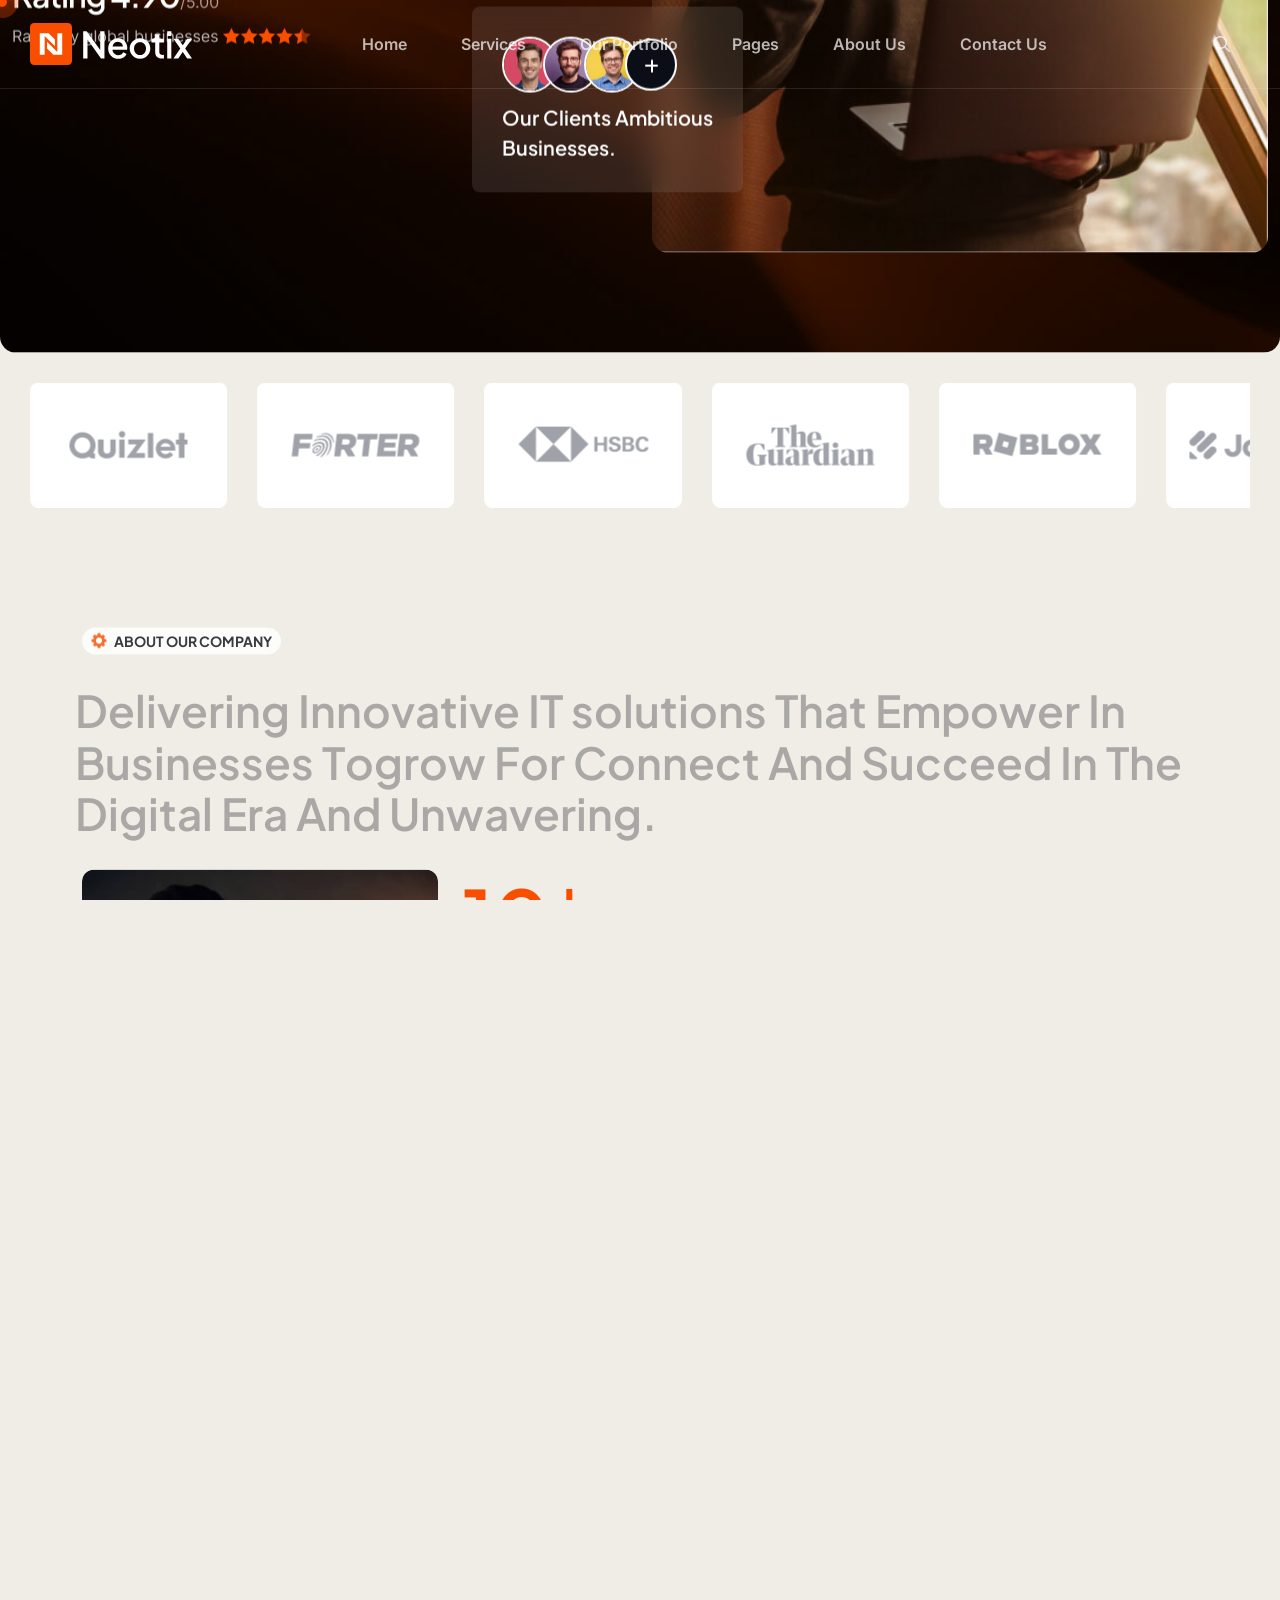
<file: index.html>
<!DOCTYPE html>
<html lang="en">
    <!--<< Header Area >>-->

<head>
        <!-- ========== Meta Tags ========== -->
        <meta charset="UTF-8">
        <meta http-equiv="X-UA-Compatible" content="IE=edge">
        <meta name="viewport" content="width=device-width, initial-scale=1">
        <meta name="author" content="Gramentheme">
        <meta name="description" content="Brevon - Multipurpose Business HTML Template">
        <!-- ======== Page title ============ -->
        <title>Neotix - IT Service & Solution</title>
        <!--<< Favcion >>-->
        <link rel="shortcut icon" href="assets/img/favicon.svg">
        <!--<< Bootstrap min.css >>-->
        <link rel="stylesheet" href="assets/css/bootstrap.min.css">
        <!--<< All Min Css >>-->
        <link rel="stylesheet" href="assets/css/all.min.css">
        <!--<< Animate.css >>-->
        <link rel="stylesheet" href="assets/css/animate.css">
        <!--<< Magnific Popup.css >>-->
        <link rel="stylesheet" href="assets/css/magnific-popup.css">
        <!--<< MeanMenu.css >>-->
        <link rel="stylesheet" href="assets/css/meanmenu.css">
        <!--<< Swiper Bundle.css >>-->
        <link rel="stylesheet" href="assets/css/swiper-bundle.min.css">
        <!--<< Nice Select.css >>-->
        <link rel="stylesheet" href="assets/css/nice-select.css">
        <!--<< Main.css >>-->
        <link rel="stylesheet" href="assets/css/main.css">
    </head>
    <body>

        <!-- Preloader Start -->
        <div id="preloader" class="preloader">
            <div class="animation-preloader">
                <div class="spinner">                
                </div>
                <div class="txt-loading">
                    <span data-text-preloader="N" class="letters-loading">
                        N
                    </span>
                    <span data-text-preloader="E" class="letters-loading">
                        E
                    </span>
                    <span data-text-preloader="O" class="letters-loading">
                        O
                    </span>
                    <span data-text-preloader="T" class="letters-loading">
                        T
                    </span>
                    <span data-text-preloader="I" class="letters-loading">
                        I
                    </span>
                    <span data-text-preloader="X" class="letters-loading">
                        X
                    </span>
                </div>
                <p class="text-center">Loading</p>
            </div>
            <div class="loader">
                <div class="row">
                    <div class="col-3 loader-section section-left">
                        <div class="bg"></div>
                    </div>
                    <div class="col-3 loader-section section-left">
                        <div class="bg"></div>
                    </div>
                    <div class="col-3 loader-section section-right">
                        <div class="bg"></div>
                    </div>
                    <div class="col-3 loader-section section-right">
                        <div class="bg"></div>
                    </div>
                </div>
            </div>
        </div>

        <!-- Back To Top Start -->
        <button id="back-top" class="back-to-top">
            <i class="fa-regular fa-arrow-up"></i>
        </button>

        <!-- GT MouseCursor Start -->
        <div class="mouseCursor cursor-outer"></div>
        <div class="mouseCursor cursor-inner"></div>

       

         <!-- Header-Top Section Start -->
        <div class="header-top-section">
            <div class="container-fluid">
                <div class="header-top-wrapper">
                    <div class="header-left">
                         <ul class="list">
                            <li>
                                <i class="fa-solid fa-location-dot"></i>
                                Riverside Park EU-1001
                            </li>
                            <li>।</li>
                            <li>
                                <i class="fa-regular fa-envelope"></i>
                                <a href="#">hello@example.com</a>
                            </li>
                        </ul>
                    </div>
                    <div class="header-right">
                        <span><i class="fa-regular fa-clock"></i> Mon–Fri 09:00 AM – 06:00 PM</span>
                            <div class="social-icon">
                            <a href="#"><i class="fa-brands fa-facebook-f"></i></a>
                            <a href="#"><i class="fa-brands fa-twitter"></i></a>
                            <a href="#"><i class="fa-brands fa-linkedin"></i></a>
                            <a href="#"><i class="fa-brands fa-instagram"></i></a>
                        </div>
                    </div>
                </div>
            </div>
        </div>

         <!-- Offcanvas Area Start -->
        <div class="fix-area">
            <div class="offcanvas__info">
                <div class="offcanvas__wrapper">
                    <div class="offcanvas__content">
                        <div class="offcanvas__top mb-5 d-flex justify-content-between align-items-center">
                            <div class="offcanvas__logo">
                                <a href="index.html">
                                    <img src="assets/img/logo/black-logo.svg" alt="logo-img">
                                </a>
                            </div>
                            <div class="offcanvas__close">
                                <button>
                                <i class="fas fa-times"></i>
                                </button>
                            </div>
                        </div>
                        <p class="text d-none d-xl-block">
                            Nullam dignissim, ante scelerisque the  is euismod fermentum odio sem semper the is erat, a feugiat leo urna eget eros. Duis Aenean a imperdiet risus.
                        </p>
                        <div class="mobile-menu fix mb-3"></div>
                        <div class="offcanvas__contact d-xl-block">
                            <h4 class="d-xl-block">Contact Info</h4>
                            <ul class="d-xl-block">
                                <li class="d-flex align-items-center">
                                    <div class="offcanvas__contact-icon">
                                        <i class="fal fa-map-marker-alt"></i>
                                    </div>
                                    <div class="offcanvas__contact-text">
                                        <a target="_blank" href="#">Main Street, Melbourne, Australia</a>
                                    </div>
                                </li>
                                <li class="d-flex align-items-center">
                                    <div class="offcanvas__contact-icon mr-15">
                                        <i class="fal fa-envelope"></i>
                                    </div>
                                    <div class="offcanvas__contact-text">
                                        <a href="#"><span class="mailto:info@example.com">info@example.com</span></a>
                                    </div>
                                </li>
                                <li class="d-flex align-items-center">
                                    <div class="offcanvas__contact-icon mr-15">
                                        <i class="fal fa-clock"></i>
                                    </div>
                                    <div class="offcanvas__contact-text">
                                        <a target="_blank" href="#">Mod-friday, 09am -05pm</a>
                                    </div>
                                </li>
                                <li class="d-flex align-items-center">
                                    <div class="offcanvas__contact-icon mr-15">
                                        <i class="far fa-phone"></i>
                                    </div>
                                    <div class="offcanvas__contact-text">
                                        <a href="#">+11002345909</a>
                                    </div>
                                </li>
                            </ul>
                            <div class="social-icon d-flex align-items-center">
                                <a href="#"><i class="fab fa-facebook-f"></i></a>
                                <a href="#"><i class="fab fa-twitter"></i></a>
                                <a href="#"><i class="fab fa-youtube"></i></a>
                                <a href="#"><i class="fab fa-linkedin-in"></i></a>
                            </div>
                        </div>
                    </div>
                </div>
            </div>
        </div>
        <div class="offcanvas__overlay"></div>

        <!-- Header Section Start -->
        <header id="header-sticky" class="header-1">
            <div class="container-fluid">
                <div class="mega-menu-wrapper">
                    <div class="header-main">
                        <div class="header-left">
                            <div class="logo">
                            <a href="index.html" class="header-logo">
                                <img src="assets/img/logo/white-logo.svg" alt="logo-img">
                            </a>
                            <a href="index.html" class="header-logo-2">
                                <img src="assets/img/logo/black-logo.svg" alt="logo-img">
                            </a>
                        </div>
                        </div>
                        <div class="mean__menu-wrapper">
                                <div class="main-menu">
                                    <nav id="mobile-menu">
                                        <ul>
                                            <li>
                                                <a href="index.html">Home</a>
                                            </li>
                                            <li>
                                                <a href="service.html">Services</a>
                                            </li>
                                            <li>
                                                <a href="project.html">Our Portfolio</a>
                                            </li>
                                            <li class="has-dropdown">
                                                <a href="#">Pages</a>
                                                <ul class="submenu">
                                                    <li>
                                                        <a href="team.html">Our Team</a>
                                                    </li>
                                                    <li>
                                                        <a href="faq.html">FAQs</a>
                                                    </li>
                                                    <li>
                                                        <a href="news.html">Blog</a>
                                                    </li>
                                                    <li>
                                                        <a href="pricing.html">Pricing</a>
                                                    </li>
                                                </ul>
                                            </li>
                                            <li>
                                                <a href="about.html">About Us</a>
                                            </li>
                                            <li>
                                                <a href="contact.html">Contact Us</a>
                                            </li>
                                        </ul>
                                    </nav>
                                </div>
                            </div> 
                          <div class="header-right d-flex justify-content-end align-items-center">
                            <div class="menu_search">
                                <button class="search_btn"><i class="far fa-search"></i></button>
                            </div>
                            <div class="header-btn">
                                <h6>
                                    <i class="fa-regular fa-phone-volume"></i>
                                    <a href="#">+(528) 456-7592</a>
                                </h6>
                                <div class="header-button">
                                <a href="contact.html" class="theme-btn">
                                   Get In Touch <i class="fa-solid fa-arrow-up-right"></i>
                                </a>
                            </div>
                            <div class="header__hamburger d-xl-none my-auto">
                                <div class="sidebar__toggle">
                                    <i class="fas fa-bars"></i>
                                </div>
                              </div>
                            </div>
                        </div>
                    </div>
                </div>
            </div>
        </header>

        <!-- start: Search Popup -->
        <div class="search_popup">
            <div class="container">
            <div class="row">
                <div class="col-xxl-12">
                <div class="search_wrapper">
                    <div class="search_top d-flex align-items-center">
                    <div class="search_logo">
                        <a href="index.html">
                        <img src="assets/img/logo/white-logo.svg" alt="img">
                        </a>
                    </div>
                    <div class="search_close">
                        <button type="button" class="search_close_btn">
                        <i class="fa-thin fa-times"></i>
                        </button>
                    </div>
                    </div>
                    <div class="search_form">
                    <form action="#">
                        <div class="search_input">
                        <input class="search-input-field" type="text" placeholder="Type here to search...">
                        <span class="search-focus-border"></span>
                        <button type="submit">
                            <svg width="20" height="20" viewBox="0 0 20 20" fill="none" xmlns="http://www.w3.org/2000/svg">
                            <path
                                d="M9.55 18.1C14.272 18.1 18.1 14.272 18.1 9.55C18.1 4.82797 14.272 1 9.55 1C4.82797 1 1 4.82797 1 9.55C1 14.272 4.82797 18.1 9.55 18.1Z"
                                stroke="currentColor" stroke-width="1.5" stroke-linecap="round" stroke-linejoin="round" />
                            <path d="M19.0002 19.0002L17.2002 17.2002" stroke="currentColor" stroke-width="1.5"
                                stroke-linecap="round" stroke-linejoin="round" />
                            </svg>
                        </button>
                        </div>
                    </form>
                    </div>
                </div>
                </div>
            </div>
            </div>
        </div>
        <div class="search-popup-overlay"></div>

        
        <div id="smooth-wrapper">
            <div id="smooth-content">

                
                 <!-- Hero Section Start -->
                <section class="hero-section hero-1 fix bg-cover" style="background-image: url(assets/img/home-1/hero/hero-bg.jpg);">
                    <div class="container custom-container">
                        <div class="row g-4">
                            <div class="col-lg-6">
                                <div class="hero-content">
                                    <h6>
                                        <img src="assets/img/home-1/hero/setting.png" alt="img">
                                        NO.1 IT SOLUTION COMPANY
                                    </h6>
                                    <h1 class="text-anims">
                                        Best intelligent  in transforms business.
                                    </h1>
                                    <p class="wow fadeInUp" data-wow-delay=".3s">
                                        Your growth is our mission. Neotix helps startup and enterprise unlock their full potential.
                                    </p>
                                    <div class="hero-btn text-anims">
                                        <a href="contact.html" class="theme-btn style-2">
                                           Let’s talk <i class="fa-solid fa-arrow-up-right"></i>
                                        </a>
                                    </div>
                                </div>
                                <div class="ratting-image wow fadeInUp" data-wow-delay=".7s">
                                    <img src="assets/img/home-1/hero/rating.png" alt="img">
                                </div>
                            </div>
                            <div class="col-lg-6">
                                <div class="hero-image">
                                    <img src="assets/img/home-1/hero/hero-1.jpg" alt="img">
                                    <div class="box float-bob-y">
                                        <div class="group-image-item">
                                            <div class="group-image">
                                                <img src="assets/img/home-1/hero/client-1.png" alt="img">
                                            </div>
                                            <div class="group-image style-2">
                                                <img src="assets/img/home-1/hero/client-2.png" alt="img">
                                            </div>
                                            <div class="group-image style-2">
                                                <img src="assets/img/home-1/hero/client-3.png" alt="img">
                                            </div>
                                            <div class="icon">
                                                <i class="fa-solid fa-plus"></i>
                                            </div>
                                        </div>
                                        <h4>
                                            Our clients ambitious <br> businesses.
                                        </h4>
                                    </div>
                                   <div class="video-circle">
                                        <a href="https://www.youtube.com/watch?v=Cn4G2lZ_g2I" class="video-btn ripple video-popup">
                                            <i class="fa-solid fa-play"></i>
                                        </a>
                                        <div class="text-circle">
                                            <img src="assets/img/home-1/hero/text.png" alt="img">
                                        </div>
                                   </div>
                                </div>
                            </div>
                        </div>
                    </div>
                </section>
    
                <!-- Brand Section Start -->
                <div class="brand-section">
                    <div class="swiper brand-slider">
                        <div class="swiper-wrapper">
                            <div class="swiper-slide">
                                <div class="brand-box-1">
                                <span class="brand-img-1">
                                    <img src="assets/img/home-1/brand/brand-1.png" alt="img">
                                </span>
                                <span class="brand-img-1">
                                    <img src="assets/img/home-1/brand/brand-1.png" alt="img">
                                </span>
                                </div>
                            </div>
                             <div class="swiper-slide">
                                <div class="brand-box-1">
                                <span class="brand-img-1">
                                    <img src="assets/img/home-1/brand/brand-2.png" alt="img">
                                </span>
                                <span class="brand-img-1">
                                    <img src="assets/img/home-1/brand/brand-2.png" alt="img">
                                </span>
                                </div>
                            </div>
                             <div class="swiper-slide">
                                <div class="brand-box-1">
                                <span class="brand-img-1">
                                    <img src="assets/img/home-1/brand/brand-3.png" alt="img">
                                </span>
                                <span class="brand-img-1">
                                    <img src="assets/img/home-1/brand/brand-3.png" alt="img">
                                </span>
                                </div>
                            </div>
                             <div class="swiper-slide">
                                <div class="brand-box-1">
                                <span class="brand-img-1">
                                    <img src="assets/img/home-1/brand/brand-4.png" alt="img">
                                </span>
                                <span class="brand-img-1">
                                    <img src="assets/img/home-1/brand/brand-4.png" alt="img">
                                </span>
                                </div>
                            </div>
                             <div class="swiper-slide">
                                <div class="brand-box-1">
                                <span class="brand-img-1">
                                    <img src="assets/img/home-1/brand/brand-5.png" alt="img">
                                </span>
                                <span class="brand-img-1">
                                    <img src="assets/img/home-1/brand/brand-5.png" alt="img">
                                </span>
                                </div>
                            </div>
                             <div class="swiper-slide">
                                <div class="brand-box-1">
                                <span class="brand-img-1">
                                    <img src="assets/img/home-1/brand/brand-6.png" alt="img">
                                </span>
                                <span class="brand-img-1">
                                    <img src="assets/img/home-1/brand/brand-6.png" alt="img">
                                </span>
                                </div>
                            </div>
                        </div>
                    </div>
                </div>

                <!-- About Section Start -->
                <section class="about-section section-padding fix">
                    <div class="container">
                        <div class="section-title">
                            <span class="sub-title mb-0">
                                <img src="assets/img/home-1/hero/setting.png" alt="img">
                                ABOUT OUR COMPANY
                            </span>
                            <h2 class="tx-title sec_title  tz-itm-title tz-itm-anim">
                                Delivering Innovative IT solutions That <br> Empower In Businesses Togrow For <br> Connect And Succeed In The Digital <br> Era And Unwavering.
                            </h2>
                        </div>
                        <div class="about-wrapper">
                            <div class="row g-4">
                            <div class="col-lg-4">
                                    <div class="about-image">
                                    <img src="assets/img/home-1/about.jpg" alt="img" class="reveal">
                                </div>
                            </div>
                            <div class="col-lg-8">
                                <div class="about-content">
                                        <div class="about-item">
                                            <div class="count-item">
                                                <h2><span class="count">30</span><sup>+</sup></h2>
                                                <h5>
                                                    Personalization at seems <br> ultimate scale.
                                                </h5>
                                            </div>
                                            <div class="content-box text-anims">
                                                <p>
                                                    IT solutions that empower businesses to thrive in fast-changing digital world. With <span>over a decade</span> of experience,  team combine technology, strategy, and creativity to build systems that drive growth an efficiency. From IT consulting.
                                                </p>
                                                <p>
                                                    <span>IT solutions</span> that empower businesses to thrive in fast-changing digital world. With over a decade of experience,  team combine technology, strategy, and build.
                                                </p>
                                                <a href="about.html" class="theme-btn">
                                                   Learn More <i class="fa-solid fa-arrow-up-right"></i>
                                                </a>
                                            </div>
                                        </div>
                                    </div>
                                </div>
                            </div>
                        </div>
                    </div>
                </section>

                <!-- Service Section Start -->
                <section class="service-section section-padding fix">
                    <div class="container">
                        <div class="section-title-area">
                            <div class="section-title">
                                <span class="sub-title style-3 wow fadeInUp">
                                    <img src="assets/img/home-1/hero/setting.png" alt="img">
                                     EXPLORE OUR SERVICES
                                </span>
                                <h2 class="text-anim">
                                    Transforming Ideas Into <br> Scalable Solutions.
                                </h2>
                            </div>
                            <p class="wow fadeInUp" data-wow-delay=".3s">
                                Businesses to thrive in changing digital <br> world. With over a decade.
                            </p>
                            <div class="array-button wow fadeInUp" data-wow-delay=".5s">
                                <button class="array-prev"><i class="fa-solid fa-chevron-left"></i></button>
                                <button class="array-next"><i class="fa-solid fa-chevron-right"></i></button>
                            </div>
                        </div>
                    </div>
                    <div class="swiper service-slider">
                        <div class="swiper-wrapper">
                            <div class="swiper-slide">
                                <div class="service-box-item">
                                    <div class="icon">
                                        <img src="assets/img/home-1/icon/01.svg" alt="img">
                                    </div>
                                    <div class="content">
                                        <h3>
                                            <a href="service-details.html">Future AI innovations</a>
                                        </h3>
                                        <p>
                                            Businesses to thrive in changing digital world. With over a decade systems that drive growth an efficiency. From IT consulting.
                                        </p>
                                        <a href="service-details.html" class="theme-btn">
                                           Learn more <i class="fa-solid fa-arrow-up-right"></i>
                                        </a>
                                    </div>
                                </div>
                            </div>
                            <div class="swiper-slide">
                                <div class="service-box-item">
                                    <div class="icon">
                                        <img src="assets/img/home-1/icon/02.svg" alt="img">
                                    </div>
                                    <div class="content">
                                        <h3>
                                            <a href="service-details.html">Smart tech solutions</a>
                                        </h3>
                                        <p>
                                            Businesses to thrive in changing digital world. With over a decade systems that drive growth an efficiency. From IT consulting.
                                        </p>
                                        <a href="service-details.html" class="theme-btn">
                                           Learn more <i class="fa-solid fa-arrow-up-right"></i>
                                        </a>
                                    </div>
                                </div>
                            </div>
                            <div class="swiper-slide">
                                <div class="service-box-item">
                                    <div class="icon">
                                        <img src="assets/img/home-1/icon/03.svg" alt="img">
                                    </div>
                                    <div class="content">
                                        <h3>
                                            <a href="service-details.html">NextGen IT consulting</a>
                                        </h3>
                                        <p>
                                            Businesses to thrive in changing digital world. With over a decade systems that drive growth an efficiency. From IT consulting.
                                        </p>
                                        <a href="service-details.html" class="theme-btn">
                                           Learn more <i class="fa-solid fa-arrow-up-right"></i>
                                        </a>
                                    </div>
                                </div>
                            </div>
                            <div class="swiper-slide">
                                <div class="service-box-item">
                                    <div class="icon">
                                        <img src="assets/img/home-1/icon/04.svg" alt="img">
                                    </div>
                                    <div class="content">
                                        <h3>
                                            <a href="service-details.html">Digital cyber security</a>
                                        </h3>
                                        <p>
                                            Businesses to thrive in changing digital world. With over a decade systems that drive growth an efficiency. From IT consulting.
                                        </p>
                                        <a href="service-details.html" class="theme-btn">
                                           Learn more <i class="fa-solid fa-arrow-up-right"></i>
                                        </a>
                                    </div>
                                </div>
                            </div>
                            <div class="swiper-slide">
                                <div class="service-box-item">
                                    <div class="icon">
                                        <img src="assets/img/home-1/icon/05.svg" alt="img">
                                    </div>
                                    <div class="content">
                                        <h3>
                                            <a href="service-details.html">Modern software solution</a>
                                        </h3>
                                        <p>
                                            Businesses to thrive in changing digital world. With over a decade systems that drive growth an efficiency. From IT consulting.
                                        </p>
                                        <a href="service-details.html" class="theme-btn">
                                           Learn more <i class="fa-solid fa-arrow-up-right"></i>
                                        </a>
                                    </div>
                                </div>
                            </div>
                        </div>
                        <div class="swiper-dot">
                            <div class="dot"></div>
                        </div>
                    </div>
                </section>

                <!-- Project Section Start -->
                <section class="project-section section-padding fix">
                    <div class="container">
                        <div class="section-title text-center">
                            <span class="sub-title wow fadeInUp">
                                <img src="assets/img/home-1/hero/setting.png" alt="img">
                                Our Project
                            </span>
                            <h2 class="text-anim">
                                Showcase Of Our Recognized Work
                            </h2>
                        </div>
                        <div class="project-box-wrapper project-panel-area">
                            <div class="project-card-items project-panel">
                                <h4>01.</h4>
                                <div class="project-content">
                                    <h3>
                                        <a href="project-details.html">Smart connect</a>
                                    </h3>
                                    <p>
                                        Businesses to thrive in changing digital world. With over a decade systems that drive growth an efficiency. From IT consulting. Businesses to thrive in changing digital world. With over a decade systems that drive.
                                    </p>
                                    <a href="project-details.html" class="theme-btn">
                                        Learn More <i class="fa-solid fa-arrow-up-right"></i>
                                    </a>
                                    <ul class="list">
                                        <li>
                                            <a href="project-details-2.html">Mobile</a>
                                            <a href="project-details-2.html">App</a>
                                            <a href="project-details-2.html">Cloud</a>
                                            <a href="project-details-2.html">Network</a>
                                        </li>
                                    </ul>
                                </div>
                                <div class="project-thumb scale">
                                    <img src="assets/img/home-1/project/01.jpg" alt="img">
                                </div>
                            </div>
                            <div class="project-card-items project-panel">
                                <h4>02.</h4>
                                <div class="project-content">
                                    <h3>
                                        <a href="project-details.html">Digital desk</a>
                                    </h3>
                                    <p>
                                        Businesses to thrive in changing digital world. With over a decade systems that drive growth an efficiency. From IT consulting. Businesses to thrive in changing digital world. With over a decade systems that drive.
                                    </p>
                                    <a href="project-details.html" class="theme-btn">
                                        Learn More <i class="fa-solid fa-arrow-up-right"></i>
                                    </a>
                                    <ul class="list">
                                        <li>
                                            <a href="project-details-2.html">Mobile</a>
                                            <a href="project-details-2.html">App</a>
                                            <a href="project-details-2.html">Cloud</a>
                                            <a href="project-details-2.html">Network</a>
                                        </li>
                                    </ul>
                                </div>
                                <div class="project-thumb scale">
                                    <img src="assets/img/home-1/project/02.jpg" alt="img">
                                </div>
                            </div>
                            <div class="project-card-items mb-0 project-panel">
                                <h4>03.</h4>
                                <div class="project-content">
                                    <h3>
                                        <a href="project-details.html">Modern route</a>
                                    </h3>
                                    <p>
                                        Businesses to thrive in changing digital world. With over a decade systems that drive growth an efficiency. From IT consulting. Businesses to thrive in changing digital world. With over a decade systems that drive.
                                    </p>
                                    <a href="project-details.html" class="theme-btn">
                                        Learn More <i class="fa-solid fa-arrow-up-right"></i>
                                    </a>
                                    <ul class="list">
                                        <li>
                                            <a href="project-details-2.html">Mobile</a>
                                            <a href="project-details-2.html">App</a>
                                            <a href="project-details-2.html">Cloud</a>
                                            <a href="project-details-2.html">Network</a>
                                        </li>
                                    </ul>
                                </div>
                                <div class="project-thumb scale">
                                    <img src="assets/img/home-1/project/03.jpg" alt="img">
                                </div>
                            </div>
                        </div>
                    </div>
                </section>

                <!-- Counter Section Start -->
                <section class="counter-section section-padding fix bg-cover" style="background-image: url(assets/img/home-1/bg.jpg);">
                    <div class="container">
                        <div class="counter-wrapper">
                            <div class="row g-4">
                                <div class="col-xl-6 col-lg-7">
                                    <div class="row g-4">
                                        <div class="col-lg-6 col-md-6 text-anims">
                                            <div class="counter-box-item">
                                                <div class="counter-top-item">
                                                    <h2><span class="count">99</span>%</h2>
                                                    <div class="top-right">
                                                        <span></span>
                                                        <span></span>
                                                        <span></span>
                                                    </div>
                                                </div>
                                                <h4>Client satisfaction.</h4>
                                            </div>
                                        </div>
                                        <div class="col-lg-6 col-md-6 text-anims">
                                            <div class="counter-box-item">
                                                <div class="counter-top-item">
                                                    <h2><span class="count">900</span>K+</h2>
                                                    <div class="top-right">
                                                        <span></span>
                                                        <span></span>
                                                        <span></span>
                                                    </div>
                                                </div>
                                                <h4>Lines of code.</h4>
                                            </div>
                                        </div>
                                        <div class="col-lg-6 col-md-6 text-anims">
                                            <div class="counter-box-item">
                                                <div class="counter-top-item">
                                                    <h2><span class="count">800</span>+</h2>
                                                    <div class="top-right">
                                                        <span></span>
                                                        <span></span>
                                                        <span></span>
                                                    </div>
                                                </div>
                                                <h4>Global clients.</h4>
                                            </div>
                                        </div>
                                        <div class="col-lg-6 col-md-6 text-anims">
                                            <div class="counter-box-item">
                                                <div class="counter-top-item">
                                                    <h2><span class="count">247</span>+</h2>
                                                    <div class="top-right">
                                                        <span></span>
                                                        <span></span>
                                                        <span></span>
                                                    </div>
                                                </div>
                                                <h4>Support provided.</h4>
                                            </div>
                                        </div>
                                    </div>
                                </div>
                                <div class="col-xl-6 col-lg-5">
                                    <div class="counter-content">
                                         <div class="section-title mb-0">
                                            <span class="sub-title style-2 text-white wow fadeInUp">
                                                <img src="assets/img/home-1/hero/setting.png" alt="img">
                                                  IT SOLUTION businesses
                                            </span>
                                            <h2 class="text-white text-anim">
                                              Delivering Innovative <br> IT solution Here.
                                            </h2>
                                        </div>
                                        <p class="text">
                                            Businesses to thrive in changing digital world. With over a decade.
                                        </p>
                                        <div class="video-circle">
                                            <a href="https://www.youtube.com/watch?v=Cn4G2lZ_g2I" class="video-btn ripple video-popup">
                                                <i class="fa-solid fa-play"></i>
                                            </a>
                                            <div class="text-circle">
                                                <img src="assets/img/home-1/hero/text.png" alt="img">
                                            </div>
                                        </div>
                                    </div>
                                </div>
                            </div>
                        </div>
                    </div>
                    <div class="feature-top-item">
                        <div class="container">
                            <div class="section-title-area">
                                <div class="section-title mb-0">
                                    <span class="sub-title style-2 text-white mb-0">
                                        <img src="assets/img/home-1/hero/setting.png" alt="img">
                                            Business Growth
                                    </span>
                                </div>
                                <div class="section-right">
                                    <div class="section-title mb-0">
                                        <h2 class="text-white">
                                            Innovate, Integrate, And <br> Scale Your Business
                                        </h2>
                                        <p class="mt-3">
                                            Businesses to thrive in changing digital  world. With over a decade.
                                        </p>
                                    </div>
                                     <a href="contact.html" class="theme-btn">
                                      More integration <i class="fa-solid fa-arrow-up-right"></i>
                                    </a>
                                </div>
                            </div>
                        </div>
                        <div class="swiper box-slider">
                            <div class="swiper-wrapper slide-transtion">
                                <div class="swiper-slide brand-slide-element">
                                    <div class="feature-icon-item">
                                        <img src="assets/img/home-1/feature/01.png" alt="img">
                                    </div>
                                </div>
                                <div class="swiper-slide brand-slide-element">
                                    <div class="feature-icon-item">
                                        <img src="assets/img/home-1/feature/02.png" alt="img">
                                    </div>
                                </div>
                                <div class="swiper-slide brand-slide-element">
                                    <div class="feature-icon-item">
                                        <img src="assets/img/home-1/feature/03.png" alt="img">
                                    </div>
                                </div>
                                <div class="swiper-slide brand-slide-element">
                                    <div class="feature-icon-item">
                                        <img src="assets/img/home-1/feature/04.png" alt="img">
                                    </div>
                                </div>
                                <div class="swiper-slide brand-slide-element">
                                    <div class="feature-icon-item">
                                        <img src="assets/img/home-1/feature/05.png" alt="img">
                                    </div>
                                </div>
                                <div class="swiper-slide brand-slide-element">
                                    <div class="feature-icon-item">
                                        <img src="assets/img/home-1/feature/06.png" alt="img">
                                    </div>
                                </div>
                                <div class="swiper-slide brand-slide-element">
                                    <div class="feature-icon-item">
                                        <img src="assets/img/home-1/feature/07.png" alt="img">
                                    </div>
                                </div>
                                <div class="swiper-slide brand-slide-element">
                                    <div class="feature-icon-item">
                                        <img src="assets/img/home-1/feature/08.png" alt="img">
                                    </div>
                                </div>
                                <div class="swiper-slide brand-slide-element">
                                    <div class="feature-icon-item">
                                        <img src="assets/img/home-1/feature/09.png" alt="img">
                                    </div>
                                </div>
                                <div class="swiper-slide brand-slide-element">
                                    <div class="feature-icon-item">
                                        <img src="assets/img/home-1/feature/10.png" alt="img">
                                    </div>
                                </div>
                                <div class="swiper-slide brand-slide-element">
                                    <div class="feature-icon-item">
                                        <img src="assets/img/home-1/feature/11.png" alt="img">
                                    </div>
                                </div>
                                <div class="swiper-slide brand-slide-element">
                                    <div class="feature-icon-item">
                                        <img src="assets/img/home-1/feature/12.png" alt="img">
                                    </div>
                                </div>
                            </div>
                        </div>
                        <div dir="rtl" class="swiper box-slider-2 mt-3">
                            <div class="swiper-wrapper slide-transtion">
                                <div class="swiper-slide brand-slide-element">
                                    <div class="feature-icon-item">
                                        <img src="assets/img/home-1/feature/10.png" alt="img">
                                    </div>
                                </div>
                                <div class="swiper-slide brand-slide-element">
                                    <div class="feature-icon-item">
                                        <img src="assets/img/home-1/feature/11.png" alt="img">
                                    </div>
                                </div>
                                <div class="swiper-slide brand-slide-element">
                                    <div class="feature-icon-item">
                                        <img src="assets/img/home-1/feature/08.png" alt="img">
                                    </div>
                                </div>
                                <div class="swiper-slide brand-slide-element">
                                    <div class="feature-icon-item">
                                        <img src="assets/img/home-1/feature/13.png" alt="img">
                                    </div>
                                </div>
                                <div class="swiper-slide brand-slide-element">
                                    <div class="feature-icon-item">
                                        <img src="assets/img/home-1/feature/12.png" alt="img">
                                    </div>
                                </div>
                                <div class="swiper-slide brand-slide-element">
                                    <div class="feature-icon-item">
                                        <img src="assets/img/home-1/feature/14.png" alt="img">
                                    </div>
                                </div>
                                <div class="swiper-slide brand-slide-element">
                                    <div class="feature-icon-item">
                                        <img src="assets/img/home-1/feature/15.png" alt="img">
                                    </div>
                                </div>
                                <div class="swiper-slide brand-slide-element">
                                    <div class="feature-icon-item">
                                        <img src="assets/img/home-1/feature/02.png" alt="img">
                                    </div>
                                </div>
                                <div class="swiper-slide brand-slide-element">
                                    <div class="feature-icon-item">
                                        <img src="assets/img/home-1/feature/16.png" alt="img">
                                    </div>
                                </div>
                                <div class="swiper-slide brand-slide-element">
                                    <div class="feature-icon-item">
                                        <img src="assets/img/home-1/feature/01.png" alt="img">
                                    </div>
                                </div>
                                <div class="swiper-slide brand-slide-element">
                                    <div class="feature-icon-item">
                                        <img src="assets/img/home-1/feature/17.png" alt="img">
                                    </div>
                                </div>
                                <div class="swiper-slide brand-slide-element">
                                    <div class="feature-icon-item">
                                        <img src="assets/img/home-1/feature/04.png" alt="img">
                                    </div>
                                </div>
                            </div>
                        </div>
                    </div>
                </section>

                <!-- Testimonial Section Start -->
                <section class="testimonial-section section-padding fix">
                    <div class="array-button">
                        <button class="array-prev"><i class="fa-solid fa-chevron-left"></i></button>
                        <button class="array-next"><i class="fa-solid fa-chevron-right"></i></button>
                    </div>
                    <div class="container">
                        <div class="section-title text-center">
                            <span class="sub-title wow fadeInUp">
                                <img src="assets/img/home-1/hero/setting.png" alt="img">
                                 CLIENT TESTIMONIALS
                            </span>
                            <h2 class="text-anim">
                                Client Experiences Inspire <br>
                                Business Trust.
                            </h2>
                        </div>
                        <div class="swiper testimonial-slider">
                            <div class="swiper-wrapper">
                                <div class="swiper-slide">
                                    <div class="testimonial-box-item">
                                        <div class="star">
                                            <i class="fa-solid fa-star"></i>
                                            <i class="fa-solid fa-star"></i>
                                            <i class="fa-solid fa-star"></i>
                                            <i class="fa-solid fa-star"></i>
                                            <i class="fa-solid fa-star"></i>
                                        </div>
                                        <p>
                                            “Businesses to thrive in changing digital world. With over a decade systems that drive growth an efficiency. From IT consulting. Businesses to thrive in changing digital world. With over a decade systems that drive.”
                                        </p>
                                        <div class="client-info-item">
                                            <div class="info-item">
                                                <img src="assets/img/home-1/client-1.jpg" alt="img">
                                                <div class="content">
                                                    <h4>Dianne Russell</h4>
                                                    <span>Brand Manager</span>
                                                </div>
                                            </div>
                                            <div class="logo-image">
                                                <img src="assets/img/home-1/brand/brand-3.png" alt="img">
                                            </div>
                                        </div>
                                    </div>
                                </div>
                                <div class="swiper-slide">
                                    <div class="testimonial-box-item">
                                        <div class="star">
                                            <i class="fa-solid fa-star"></i>
                                            <i class="fa-solid fa-star"></i>
                                            <i class="fa-solid fa-star"></i>
                                            <i class="fa-solid fa-star"></i>
                                            <i class="fa-solid fa-star"></i>
                                        </div>
                                        <p>
                                            “Businesses to thrive in changing digital world. With over a decade systems that drive growth an efficiency. From IT consulting. Businesses to thrive in changing digital world. With over a decade systems that drive.”
                                        </p>
                                        <div class="client-info-item">
                                            <div class="info-item">
                                                <img src="assets/img/home-1/client.jpg" alt="img">
                                                <div class="content">
                                                    <h4>Darlene Robertson</h4>
                                                    <span>Brand Manager</span>
                                                </div>
                                            </div>
                                            <div class="logo-image">
                                                <img src="assets/img/home-1/brand/brand-5.png" alt="img">
                                            </div>
                                        </div>
                                    </div>
                                </div>
                                <div class="swiper-slide">
                                    <div class="testimonial-box-item">
                                        <div class="star">
                                            <i class="fa-solid fa-star"></i>
                                            <i class="fa-solid fa-star"></i>
                                            <i class="fa-solid fa-star"></i>
                                            <i class="fa-solid fa-star"></i>
                                            <i class="fa-solid fa-star"></i>
                                        </div>
                                        <p>
                                            “Businesses to thrive in changing digital world. With over a decade systems that drive growth an efficiency. From IT consulting. Businesses to thrive in changing digital world. With over a decade systems that drive.”
                                        </p>
                                        <div class="client-info-item">
                                            <div class="info-item">
                                                <img src="assets/img/home-1/client-1.jpg" alt="img">
                                                <div class="content">
                                                    <h4>Dianne Russell</h4>
                                                    <span>Brand Manager</span>
                                                </div>
                                            </div>
                                            <div class="logo-image">
                                                <img src="assets/img/home-1/brand/brand-3.png" alt="img">
                                            </div>
                                        </div>
                                    </div>
                                </div>
                                <div class="swiper-slide">
                                    <div class="testimonial-box-item">
                                        <div class="star">
                                            <i class="fa-solid fa-star"></i>
                                            <i class="fa-solid fa-star"></i>
                                            <i class="fa-solid fa-star"></i>
                                            <i class="fa-solid fa-star"></i>
                                            <i class="fa-solid fa-star"></i>
                                        </div>
                                        <p>
                                            “Businesses to thrive in changing digital world. With over a decade systems that drive growth an efficiency. From IT consulting. Businesses to thrive in changing digital world. With over a decade systems that drive.”
                                        </p>
                                        <div class="client-info-item">
                                            <div class="info-item">
                                                <img src="assets/img/home-1/client.jpg" alt="img">
                                                <div class="content">
                                                    <h4>Darlene Robertson</h4>
                                                    <span>Brand Manager</span>
                                                </div>
                                            </div>
                                            <div class="logo-image">
                                                <img src="assets/img/home-1/brand/brand-5.png" alt="img">
                                            </div>
                                        </div>
                                    </div>
                                </div>
                            </div>
                        </div>
                         <div class="swiper-dot">
                            <div class="dot"></div>
                        </div>
                    </div>
                </section>

                <!-- Team Section Start -->
                <section class="team-section section-padding fix bg-cover" style="background-image: url(assets/img/home-1/team/bg.jpg);">
                    <div class="container">
                        <div class="team-wrapper">
                            <div class="row g-4">
                                <div class="col-xl-3 col-lg-6 col-md-6">
                                    <div class="team-left-content">
                                        <div class="section-title mb-0">
                                            <span class="sub-title style-2 text-white wow fadeInUp">
                                                <img src="assets/img/home-1/hero/setting.png" alt="img">
                                                 OUR EXPERT TEAM
                                            </span>
                                            <h2 class="text-white text-anim">
                                               Meet Expert <br>
                                                Team.
                                            </h2>
                                        </div>
                                        <p class="text">
                                            Businesses to thrive in changing digital world. With over a decade.
                                        </p>
                                        <a href="team.html" class="theme-btn">
                                            More members <i class="fa-solid fa-arrow-up-right"></i>
                                        </a>
                                    </div>
                                </div>
                                <div class="col-xl-3 col-lg-6 col-md-6 tp_fade_anim" data-delay=".3" data-fade-from="left">
                                    <div class="team-card-item">
                                        <div class="team-image">
                                            <img src="assets/img/home-1/team/01.jpg" alt="img">
                                            <div class="social-icon">
                                                <a href="#"><i class="fa-brands fa-facebook-f"></i></a>
                                                <a href="#"><i class="fa-brands fa-linkedin-in"></i></a>
                                                <a href="#"><i class="fa-brands fa-twitter"></i></a>
                                                <a href="#"><i class="fa-brands fa-youtube"></i></a>
                                            </div>
                                        </div>
                                        <div class="team-content">
                                            <h3>
                                                <a href="team-details.html">Ronald Richards</a>
                                            </h3>
                                            <p>Brand Manager</p>
                                        </div>
                                    </div>
                                </div>
                                <div class="col-xl-3 col-lg-6 col-md-6 tp_fade_anim" data-delay=".5" data-fade-from="left">
                                    <div class="team-card-item">
                                        <div class="team-image">
                                            <img src="assets/img/home-1/team/02.jpg" alt="img">
                                            <div class="social-icon">
                                                <a href="#"><i class="fa-brands fa-facebook-f"></i></a>
                                                <a href="#"><i class="fa-brands fa-linkedin-in"></i></a>
                                                <a href="#"><i class="fa-brands fa-twitter"></i></a>
                                                <a href="#"><i class="fa-brands fa-youtube"></i></a>
                                            </div>
                                        </div>
                                        <div class="team-content">
                                            <h3>
                                                <a href="team-details.html">Esther Howard</a>
                                            </h3>
                                            <p>Co. founder</p>
                                        </div>
                                    </div>
                                </div>
                                <div class="col-xl-3 col-lg-6 col-md-6 tp_fade_anim" data-delay=".7" data-fade-from="left">
                                    <div class="team-card-item">
                                        <div class="team-image">
                                            <img src="assets/img/home-1/team/03.jpg" alt="img">
                                            <div class="social-icon">
                                                <a href="#"><i class="fa-brands fa-facebook-f"></i></a>
                                                <a href="#"><i class="fa-brands fa-linkedin-in"></i></a>
                                                <a href="#"><i class="fa-brands fa-twitter"></i></a>
                                                <a href="#"><i class="fa-brands fa-youtube"></i></a>
                                            </div>
                                        </div>
                                        <div class="team-content">
                                            <h3>
                                                <a href="team-details.html">Theresa Webb</a>
                                            </h3>
                                            <p>ui-ux designer</p>
                                        </div>
                                    </div>
                                </div>
                            </div>
                        </div>
                    </div>
                </section>

                <!-- Faq Section Start -->
                <section class="faq-section fix section-padding">
                    <div class="container">
                        <div class="section-title text-center">
                            <span class="sub-title wow fadeInUp">
                                <img src="assets/img/home-1/hero/setting.png" alt="img">
                                Frequently Asked Questions
                            </span>
                            <h2 class="text-anim">
                               Our Stream Process <br>
                                For Success.
                            </h2>
                        </div>
                        <div class="row justify-content-center">
                            <div class="col-xl-10">
                                <div class="faq-items">
                                    <div class="accordion" id="accordionExample">
                                        <div class="accordion-item wow fadeInUp" data-wow-delay=".3s">
                                            <h2 class="accordion-header" id="headingOne">
                                                <button class="accordion-button" type="button" data-bs-toggle="collapse"
                                                    data-bs-target="#collapseOne" aria-expanded="true" aria-controls="collapseOne">
                                                   1.  What services does an IT solutions company provide?
                                                </button>
                                            </h2>
                                            <div id="collapseOne" class="accordion-collapse collapse show"
                                                aria-labelledby="headingOne" data-bs-parent="#accordionExample" role="region">
                                                <div class="accordion-body">
                                                    <p>
                                                       IT solution companies offer services like software development, website design, cloud solutions, cybersecurity, IT consulting, network setup, server management, and ongoing technical support. IT solution companies offer services like software development, website design, cloud solutions, cybersecurity, IT consulting, network setup, server management, and ongoing technical support.
                                                    </p>
                                                </div>
                                            </div>
                                        </div>
                                        <div class="accordion-item wow fadeInUp" data-wow-delay=".5s">
                                            <h2 class="accordion-header" id="headingTwo">
                                                <button class="accordion-button collapsed" type="button" data-bs-toggle="collapse"
                                                    data-bs-target="#collapseTwo" aria-expanded="false" aria-controls="collapseTwo">
                                                    2. Why does my business need IT support?
                                                </button>
                                            </h2>
                                            <div id="collapseTwo" class="accordion-collapse collapse" aria-labelledby="headingTwo"
                                                data-bs-parent="#accordionExample" role="region">
                                                <div class="accordion-body">
                                                    <p>
                                                     IT solution companies offer services like software development, website design, cloud solutions, cybersecurity, IT consulting, network setup, server management, and ongoing technical support. IT solution companies offer services like software development, website design, cloud solutions, cybersecurity, IT consulting, network setup, server management, and ongoing technical support.
                                                    </p>
                                                </div>
                                            </div>
                                        </div>
                                        <div class="accordion-item wow fadeInUp" data-wow-delay=".7s">
                                            <h2 class="accordion-header" id="headingthree">
                                                <button class="accordion-button collapsed" type="button" data-bs-toggle="collapse"
                                                    data-bs-target="#collapsethree" aria-expanded="false"
                                                    aria-controls="collapsethree">
                                                    3. How can IT solutions improve my business productivity?
                                                </button>
                                            </h2>
                                            <div id="collapsethree" class="accordion-collapse collapse"
                                                aria-labelledby="headingthree" data-bs-parent="#accordionExample" role="region">
                                                <div class="accordion-body">
                                                    <p>
                                                         IT solution companies offer services like software development, website design, cloud solutions, cybersecurity, IT consulting, network setup, server management, and ongoing technical support. IT solution companies offer services like software development, website design, cloud solutions, cybersecurity, IT consulting, network setup, server management, and ongoing technical support.
                                                    </p>
                                                </div>
                                            </div>
                                        </div>
                                        <div class="accordion-item wow fadeInUp" data-wow-delay=".3s">
                                            <h2 class="accordion-header" id="headingfour">
                                                <button class="accordion-button collapsed" type="button" data-bs-toggle="collapse"
                                                    data-bs-target="#collapsefour" aria-expanded="false"
                                                    aria-controls="collapsefour">
                                                    4. What is cloud computing, and how can it help my business?
                                                </button>
                                            </h2>
                                            <div id="collapsefour" class="accordion-collapse collapse" aria-labelledby="headingfour"
                                                data-bs-parent="#accordionExample" role="region">
                                                <div class="accordion-body">
                                                    <p>
                                                   IT solution companies offer services like software development, website design, cloud solutions, cybersecurity, IT consulting, network setup, server management, and ongoing technical support. IT solution companies offer services like software development, website design, cloud solutions, cybersecurity, IT consulting, network setup, server management, and ongoing technical support.
                                                    </p>
                                                </div>
                                            </div>
                                        </div>
                                        <div class="accordion-item mb-0 wow fadeInUp" data-wow-delay=".3s">
                                            <h2 class="accordion-header" id="headingfive">
                                                <button class="accordion-button collapsed" type="button" data-bs-toggle="collapse"
                                                    data-bs-target="#collapsefive" aria-expanded="false"
                                                    aria-controls="collapsefive">
                                                    5. How do you protect my business from cyber threats?
                                                </button>
                                            </h2>
                                            <div id="collapsefive" class="accordion-collapse collapse" aria-labelledby="headingfive"
                                                data-bs-parent="#accordionExample" role="region">
                                                <div class="accordion-body">
                                                    <p>
                                                   IT solution companies offer services like software development, website design, cloud solutions, cybersecurity, IT consulting, network setup, server management, and ongoing technical support. IT solution companies offer services like software development, website design, cloud solutions, cybersecurity, IT consulting, network setup, server management, and ongoing technical support.
                                                    </p>
                                                </div>
                                            </div>
                                        </div>
                                    </div>
                                </div>
                            </div>
                        </div>
                    </div>
                </section>

                <!-- Marquee Section Start -->
                <div class="marquee-section fix">
                    <div class="marquee">
                        <div class="marquee-group">
                            <div class="text">
                                <img src="assets/img/home-1/star2.svg" alt="img">
                                Digital
                            </div>
                            <div class="text">
                                <img src="assets/img/home-1/star2.svg" alt="img">
                                Support
                            </div>
                            <div class="text">
                                <img src="assets/img/home-1/star2.svg" alt="img">
                                Consulting
                            </div>
                            <div class="text">
                                <img src="assets/img/home-1/star2.svg" alt="img">
                                Technology
                            </div>
                            <div class="text">
                                <img src="assets/img/home-1/star2.svg" alt="img">
                                Innovation
                            </div>
                            <div class="text">
                                <img src="assets/img/home-1/star2.svg" alt="img">
                                Networking
                            </div>
                            <div class="text">
                                <img src="assets/img/home-1/star2.svg" alt="img">
                                Software
                            </div>
                        </div>
                        <div class="marquee-group">
                            <div class="text">
                                <img src="assets/img/home-1/star2.svg" alt="img">
                                Digital
                            </div>
                            <div class="text">
                                <img src="assets/img/home-1/star2.svg" alt="img">
                                Support
                            </div>
                            <div class="text">
                                <img src="assets/img/home-1/star2.svg" alt="img">
                                Consulting
                            </div>
                            <div class="text">
                                <img src="assets/img/home-1/star2.svg" alt="img">
                                Technology
                            </div>
                            <div class="text">
                                <img src="assets/img/home-1/star2.svg" alt="img">
                                Innovation
                            </div>
                            <div class="text">
                                <img src="assets/img/home-1/star2.svg" alt="img">
                                Networking
                            </div>
                            <div class="text">
                                <img src="assets/img/home-1/star2.svg" alt="img">
                                Software
                            </div>
                        </div>
                        <div class="marquee-group">
                            <div class="text">
                                <img src="assets/img/home-1/star2.svg" alt="img">
                                Digital
                            </div>
                            <div class="text">
                                <img src="assets/img/home-1/star2.svg" alt="img">
                                Support
                            </div>
                            <div class="text">
                                <img src="assets/img/home-1/star2.svg" alt="img">
                                Consulting
                            </div>
                            <div class="text">
                                <img src="assets/img/home-1/star2.svg" alt="img">
                                Technology
                            </div>
                            <div class="text">
                                <img src="assets/img/home-1/star2.svg" alt="img">
                                Innovation
                            </div>
                            <div class="text">
                                <img src="assets/img/home-1/star2.svg" alt="img">
                                Networking
                            </div>
                            <div class="text">
                                <img src="assets/img/home-1/star2.svg" alt="img">
                                Software
                            </div>
                        </div>
                        <div class="marquee-group">
                            <div class="text">
                                <img src="assets/img/home-1/star2.svg" alt="img">
                                Digital
                            </div>
                            <div class="text">
                                <img src="assets/img/home-1/star2.svg" alt="img">
                                Support
                            </div>
                            <div class="text">
                                <img src="assets/img/home-1/star2.svg" alt="img">
                                Consulting
                            </div>
                            <div class="text">
                                <img src="assets/img/home-1/star2.svg" alt="img">
                                Technology
                            </div>
                            <div class="text">
                                <img src="assets/img/home-1/star2.svg" alt="img">
                                Innovation
                            </div>
                            <div class="text">
                                <img src="assets/img/home-1/star2.svg" alt="img">
                                Networking
                            </div>
                            <div class="text">
                                <img src="assets/img/home-1/star2.svg" alt="img">
                                Software
                            </div>
                        </div>
                        <div class="marquee-group">
                            <div class="text">
                                <img src="assets/img/home-1/star2.svg" alt="img">
                                Digital
                            </div>
                            <div class="text">
                                <img src="assets/img/home-1/star2.svg" alt="img">
                                Support
                            </div>
                            <div class="text">
                                <img src="assets/img/home-1/star2.svg" alt="img">
                                Consulting
                            </div>
                            <div class="text">
                                <img src="assets/img/home-1/star2.svg" alt="img">
                                Technology
                            </div>
                            <div class="text">
                                <img src="assets/img/home-1/star2.svg" alt="img">
                                Innovation
                            </div>
                            <div class="text">
                                <img src="assets/img/home-1/star2.svg" alt="img">
                                Networking
                            </div>
                            <div class="text">
                                <img src="assets/img/home-1/star2.svg" alt="img">
                                Software
                            </div>
                        </div>
                    </div>
                </div>

                <!-- News Section Start -->
                <section class="news-section section-padding fix pt-0">
                    <div class="container">
                        <div class="section-title-area">
                            <div class="section-title mb-0">
                                <span class="sub-title wow fadeInUp">
                                    <img src="assets/img/home-1/hero/setting.png" alt="img">
                                    Latest Blog Insights
                                </span>
                                <h2 class="text-anim">
                                    Our Insight Latest News
                                </h2>
                            </div>
                            <a href="news.html" class="theme-btn">
                                More blogs <i class="fa-solid fa-arrow-up-right"></i>
                            </a>
                        </div>
                        <div class="row">
                            <div class="col-xl-4 col-lg-6 col-md-6">
                                <div class="news-card-items tp_fade_anim" data-delay=".3" data-fade-from="left">
                                    <div class="news-image">
                                        <img src="assets/img/home-1/news/01.jpg" alt="img">
                                        <img src="assets/img/home-1/news/01.jpg" alt="img">
                                    </div>
                                    <div class="news-top-content">
                                        <div class="news-content">
                                            <h3>
                                                <a href="news-details.html">
                                                    How modern IT solutions are transforming business productive in 2025.
                                                </a>
                                            </h3>
                                            <span>Nov 1, 2025</span>
                                        </div>
                                         <div class="read-button">
                                                <a href="news-details.html" class="link-btn">
                                                Read more
                                                <i class="fa-solid fa-arrow-up-right"></i>
                                            </a>
                                        </div>
                                    </div>
                                </div>
                            </div>
                            <div class="col-xl-4 col-lg-6 col-md-6">
                                <div class="news-card-items tp_fade_anim" data-delay=".5" data-fade-from="left">
                                    <div class="news-image">
                                        <img src="assets/img/home-1/news/02.jpg" alt="img">
                                        <img src="assets/img/home-1/news/02.jpg" alt="img">
                                    </div>
                                    <div class="news-top-content">
                                        <div class="news-content">
                                            <h3>
                                                <a href="news-details.html">
                                                    Choosing the right cloud platform: AWS vs azure vs google cloud.
                                                </a>
                                            </h3>
                                            <span>Nov 2, 2025</span>
                                        </div>
                                        <div class="read-button">
                                                <a href="news-details.html" class="link-btn">
                                                Read more
                                                <i class="fa-solid fa-arrow-up-right"></i>
                                            </a>
                                        </div>
                                    </div>
                                </div>
                            </div>
                            <div class="col-xl-4 col-lg-6 col-md-6">
                                <div class="news-card-items tp_fade_anim" data-delay=".7" data-fade-from="left">
                                    <div class="news-image">
                                        <img src="assets/img/home-1/news/03.jpg" alt="img">
                                        <img src="assets/img/home-1/news/03.jpg" alt="img">
                                    </div>
                                    <div class="news-top-content">
                                        <div class="news-content">
                                            <h3>
                                                <a href="news-details.html">
                                                    How custom software solutions improve customer experience critical businesses.
                                                </a>
                                            </h3>
                                            <span>Nov 3, 2025</span>
                                        </div>
                                        <div class="read-button">
                                                <a href="news-details.html" class="link-btn">
                                                Read more
                                                <i class="fa-solid fa-arrow-up-right"></i>
                                            </a>
                                        </div>
                                    </div>
                                </div>
                            </div>
                        </div>
                    </div>
                </section>

                <!-- Footer Section Start -->
                <footer class="footer-section fix">
                    <div class="footer-area bg-cover" style="background-image: url(assets/img/home-1/footer-bg.jpg);">
                        <div class="container">
                        <div class="footer-widget-wrapper">
                            <div class="row justify-content-between">
                                <div class="col-xl-4 col-lg-5 col-md-6 wow fadeInUp" data-wow-delay=".2s">
                                    <div class="footer-widget-items">
                                        <div class="widget-head">
                                            <a href="index.html" class="footer-logo">
                                                <img src="assets/img/logo/white-logo.svg" alt="img">
                                            </a>
                                        </div>
                                        <div class="footer-content">
                                            <p>
                                                Businesses to thrive in changing digital world. With over a decade systems that drive growth an efficiency. From IT consulting.
                                            </p>
                                            <a href="contact.html" class="theme-btn">
                                                Get started now <i class="fa-solid fa-arrow-up-right"></i>
                                            </a>
                                        </div>
                                    </div>
                                </div>
                                <div class="col-xl-2 col-lg-3 col-md-6 wow fadeInUp" data-wow-delay=".4s">
                                    <div class="footer-widget-items">
                                        <div class="widget-head">
                                            <h3>Company</h3>
                                        </div>
                                        <ul class="list-area">
                                            <li>
                                                <a href="about.html">
                                                    About us
                                                </a>
                                            </li>
                                            <li>
                                                <a href="contact.html">
                                                    Work process
                                                </a>
                                            </li>
                                            <li>
                                                <a href="about.html">
                                                    About us
                                                </a>
                                            </li>
                                            <li>
                                                <a href="team.html">
                                                    Our team
                                                </a>
                                            </li>
                                            <li>
                                                <a href="contact.html">
                                                    Contact
                                                </a>
                                            </li>
                                            <li>
                                                <a href="news.html">
                                                    Blogs
                                                </a>
                                            </li>
                                        </ul>
                                    </div>
                                </div>
                                <div class="col-xl-3 ps-lg-5 col-lg-4 col-md-6 wow fadeInUp" data-wow-delay=".6s">
                                    <div class="footer-widget-items">
                                        <div class="widget-head">
                                            <h3>Recourse</h3>
                                        </div>
                                        <ul class="list-area">
                                            <li>
                                                <a href="service-details.html">
                                                    Future innovations
                                                </a>
                                            </li>
                                            <li>
                                                <a href="service-details.html">
                                                    Smart solutions
                                                </a>
                                            </li>
                                            <li>
                                                <a href="service-details.html">
                                                        IT consulting
                                                </a>
                                            </li>
                                            <li>
                                                <a href="service-details.html">
                                                    NextGen  IT 
                                                </a>
                                            </li>
                                            <li>
                                                <a href="service-details.html">
                                                    Cyber security
                                                </a>
                                            </li>
                                            <li>
                                                <a href="service-details.html">
                                                    Software solution
                                                </a>
                                            </li>
                                        </ul>
                                    </div>
                                </div>
                                <div class="col-xl-3 col-lg-6 col-md-6 wow fadeInUp" data-wow-delay=".8s">
                                    <div class="footer-widget-items">
                                        <div class="widget-head">
                                            <h3>Subscribe Newsletter</h3>
                                        </div>
                                        <div class="contact-item">
                                            <form action="#">
                                                <input type="text" placeholder="Email address">
                                            </form>
                                            <button type="submit" class="theme-btn w-100">
                                                    Subscribe now <i class="fa-solid fa-arrow-up-right"></i>
                                            </button>
                                            <div class="social-icon">
                                                <a href="#"><i class="fa-brands fa-facebook-f"></i></a>
                                                <a href="#"><i class="fa-brands fa-linkedin-in"></i></a>
                                                <a href="#"><i class="fa-brands fa-twitter"></i></a>
                                                <a href="#"><i class="fa-brands fa-youtube"></i></a>
                                            </div>
                                        </div>
                                    </div>
                                </div>
                            </div>
                        </div>
                        <div class="footer-bottom-wrapper">
                            <p class="wow fadeInUp" data-wow-delay=".3s">
                               Copyright <span>Samia.</span> All rights reserved.
                            </p>
                            <ul class="footer-list wow fadeInUp" data-wow-delay=".7s">
                                <li>
                                    <a href="contact.html">Privacy policy</a>
                                </li>
                                <li>।</li>
                                <li>
                                    <a href="contact.html">Terms & conditions</a>
                                </li>
                            </ul>
                        </div>
                    </div>
                    </div>
                </footer>

            </div>
        </div>

       

        
        <!--<< All JS Plugins >>-->
        <script src="assets/js/jquery-3.7.1.min.js"></script>
        <!--<< Viewport Js >>-->
        <script src="assets/js/viewport.jquery.js"></script>
        <!--<< Bootstrap Js >>-->
        <script src="assets/js/bootstrap.bundle.min.js"></script>
        <!--<< Gsap Min Js >>-->
        <script src="assets/js/gsap.min.js"></script>
        <!--<< ScrollTrigger Min Js >>-->
        <script src="assets/js/ScrollTrigger.min.js"></script>
        <!--<< ScrollSmoother Min Js >>-->
        <script src="assets/js/ScrollSmoother.min.js"></script>
        <!--<< ScrollToPlugin Min Js >>-->
        <script src="assets/js/ScrollToPlugin.min.js"></script>
        <!--<< SplitText Min Js >>-->
        <script src="assets/js/SplitText.min.js"></script>
        <!--<< TextPlugin Min Js >>-->
        <script src="assets/js/TextPlugin.js"></script>
         <!--<< Chroma Min Js >>-->
        <script src="assets/js/chroma.min.js"></script>
        <!--<< nice-selec Js >>-->
        <script src="assets/js/jquery.nice-select.min.js"></script>
        <!--<< Waypoints Js >>-->
        <script src="assets/js/jquery.waypoints.js"></script>
        <!--<< Counterup Js >>-->
        <script src="assets/js/jquery.counterup.min.js"></script>
        <!--<< Swiper Slider Js >>-->
        <script src="assets/js/swiper-bundle.min.js"></script>
        <!--<< MeanMenu Js >>-->
        <script src="assets/js/jquery.meanmenu.min.js"></script>
        <!--<< Parallaxie Js >>-->
        <script src="assets/js/parallaxie.js"></script>
        <!--<< Magnific Popup Js >>-->
        <script src="assets/js/jquery.magnific-popup.min.js"></script>
        <!--<< Wow Animation Js >>-->
        <script src="assets/js/wow.min.js"></script>
        <!--<< Main.js >>-->
        <script src="assets/js/main.js"></script>
    </body>

</html>
</file>
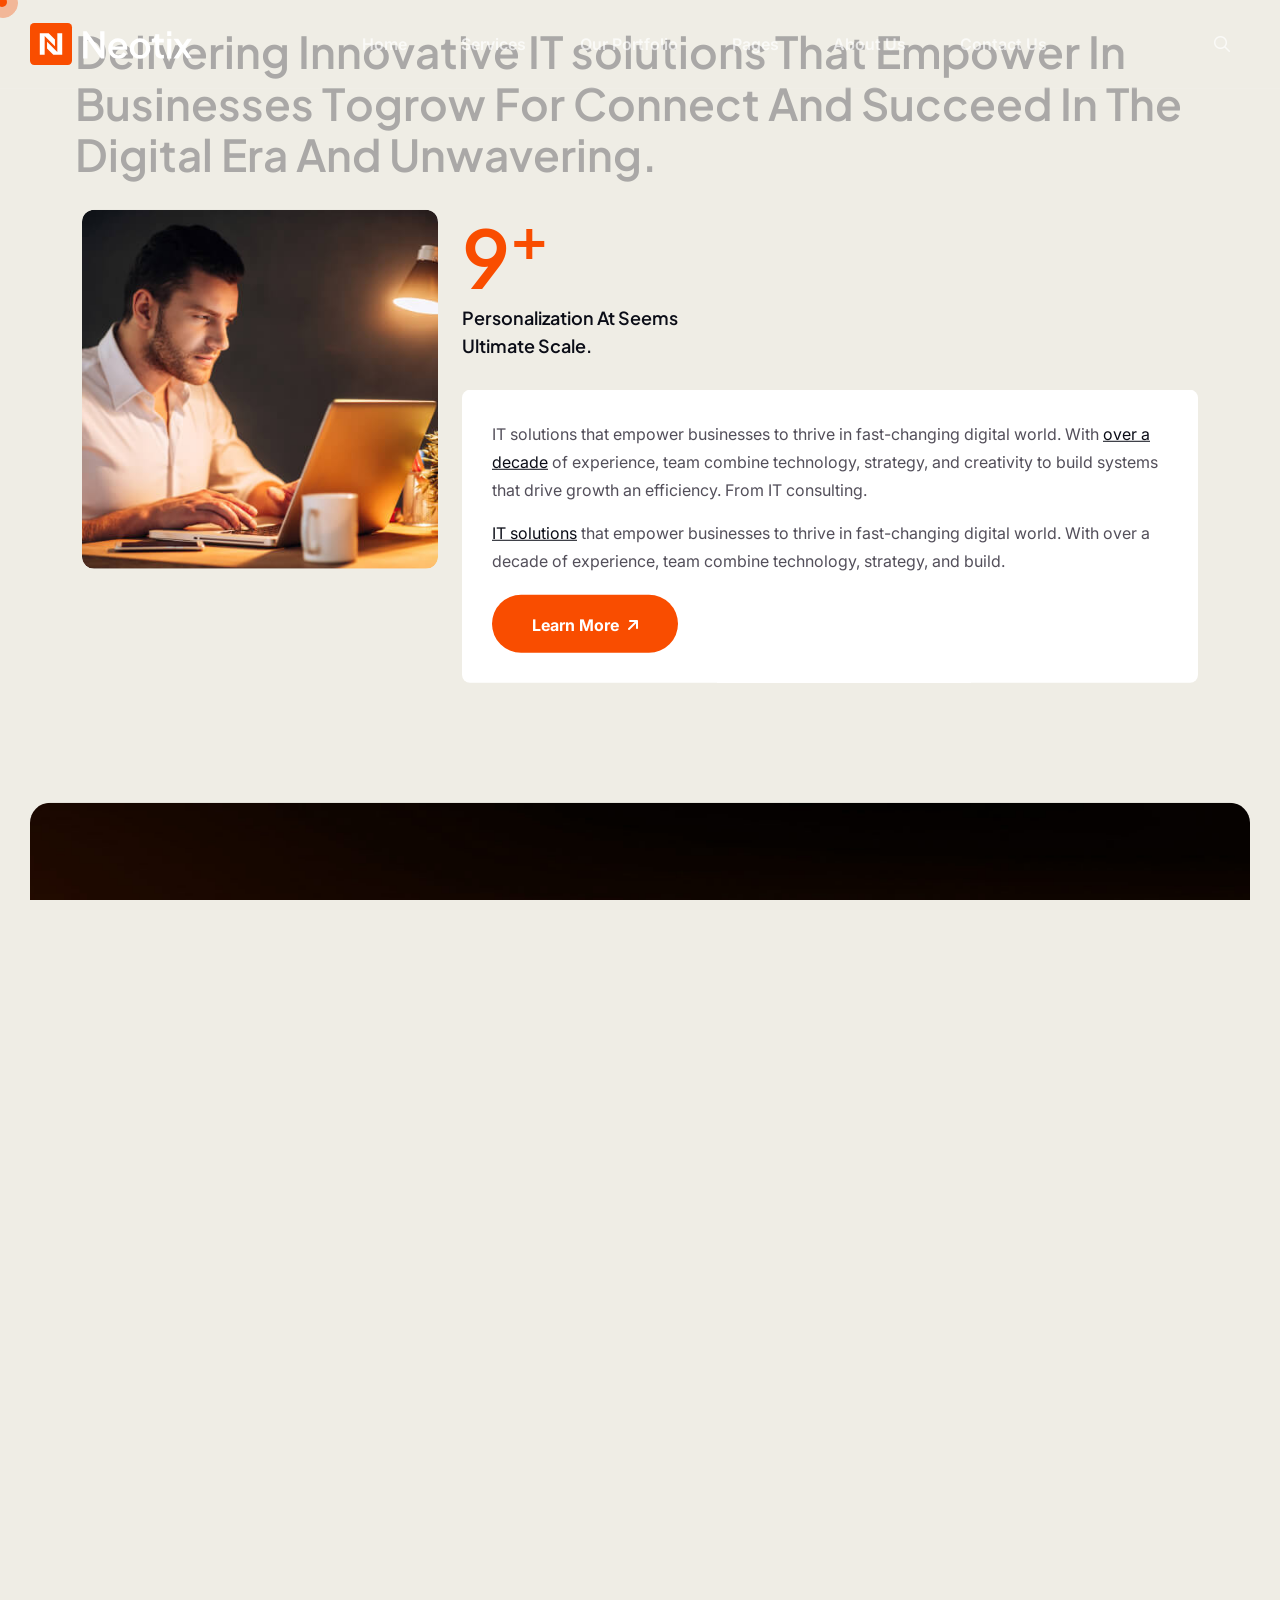
<file: about.html>
<!DOCTYPE html>
<html lang="en">
    <!--<< Header Area >>-->

<head>
        <!-- ========== Meta Tags ========== -->
        <meta charset="UTF-8">
        <meta http-equiv="X-UA-Compatible" content="IE=edge">
        <meta name="viewport" content="width=device-width, initial-scale=1">
        <meta name="author" content="Gramentheme">
        <meta name="description" content="Brevon - Multipurpose Business HTML Template">
        <!-- ======== Page title ============ -->
        <title>Neotix - IT Service & Solution</title>
        <!--<< Favcion >>-->
        <link rel="shortcut icon" href="assets/img/favicon.svg">
        <!--<< Bootstrap min.css >>-->
        <link rel="stylesheet" href="assets/css/bootstrap.min.css">
        <!--<< All Min Css >>-->
        <link rel="stylesheet" href="assets/css/all.min.css">
        <!--<< Animate.css >>-->
        <link rel="stylesheet" href="assets/css/animate.css">
        <!--<< Magnific Popup.css >>-->
        <link rel="stylesheet" href="assets/css/magnific-popup.css">
        <!--<< MeanMenu.css >>-->
        <link rel="stylesheet" href="assets/css/meanmenu.css">
        <!--<< Swiper Bundle.css >>-->
        <link rel="stylesheet" href="assets/css/swiper-bundle.min.css">
        <!--<< Nice Select.css >>-->
        <link rel="stylesheet" href="assets/css/nice-select.css">
        <!--<< Main.css >>-->
        <link rel="stylesheet" href="assets/css/main.css">
    </head>
    <body>

       <!-- Preloader Start -->
        <div id="preloader" class="preloader">
            <div class="animation-preloader">
                <div class="spinner">                
                </div>
                <div class="txt-loading">
                    <span data-text-preloader="N" class="letters-loading">
                        N
                    </span>
                    <span data-text-preloader="E" class="letters-loading">
                        E
                    </span>
                    <span data-text-preloader="O" class="letters-loading">
                        O
                    </span>
                    <span data-text-preloader="T" class="letters-loading">
                        T
                    </span>
                    <span data-text-preloader="I" class="letters-loading">
                        I
                    </span>
                    <span data-text-preloader="X" class="letters-loading">
                        X
                    </span>
                </div>
                <p class="text-center">Loading</p>
            </div>
            <div class="loader">
                <div class="row">
                    <div class="col-3 loader-section section-left">
                        <div class="bg"></div>
                    </div>
                    <div class="col-3 loader-section section-left">
                        <div class="bg"></div>
                    </div>
                    <div class="col-3 loader-section section-right">
                        <div class="bg"></div>
                    </div>
                    <div class="col-3 loader-section section-right">
                        <div class="bg"></div>
                    </div>
                </div>
            </div>
        </div>

        <!-- Back To Top Start -->
        <button id="back-top" class="back-to-top">
            <i class="fa-regular fa-arrow-up"></i>
        </button>

        <!-- GT MouseCursor Start -->
        <div class="mouseCursor cursor-outer"></div>
        <div class="mouseCursor cursor-inner"></div>

       

        <!-- Header-Top Section Start -->
        <div class="header-top-section">
            <div class="container-fluid">
                <div class="header-top-wrapper">
                    <div class="header-left">
                         <ul class="list">
                            <li>
                                <i class="fa-solid fa-location-dot"></i>
                                Riverside Park EU-1001
                            </li>
                            <li>।</li>
                            <li>
                                <i class="fa-regular fa-envelope"></i>
                                <a href="#">hello@neotix.com</a>
                            </li>
                        </ul>
                    </div>
                    <div class="header-right">
                        <span><i class="fa-regular fa-clock"></i> Mon–Fri 09:00 AM – 06:00 PM</span>
                            <div class="social-icon">
                            <a href="#"><i class="fa-brands fa-facebook-f"></i></a>
                            <a href="#"><i class="fa-brands fa-twitter"></i></a>
                            <a href="#"><i class="fa-brands fa-linkedin"></i></a>
                            <a href="#"><i class="fa-brands fa-instagram"></i></a>
                        </div>
                    </div>
                </div>
            </div>
        </div>

         <!-- Offcanvas Area Start -->
        <div class="fix-area">
            <div class="offcanvas__info">
                <div class="offcanvas__wrapper">
                    <div class="offcanvas__content">
                        <div class="offcanvas__top mb-5 d-flex justify-content-between align-items-center">
                            <div class="offcanvas__logo">
                                <a href="index.html">
                                    <img src="assets/img/logo/black-logo.svg" alt="logo-img">
                                </a>
                            </div>
                            <div class="offcanvas__close">
                                <button>
                                <i class="fas fa-times"></i>
                                </button>
                            </div>
                        </div>
                        <p class="text d-none d-xl-block">
                            Nullam dignissim, ante scelerisque the  is euismod fermentum odio sem semper the is erat, a feugiat leo urna eget eros. Duis Aenean a imperdiet risus.
                        </p>
                        <div class="mobile-menu fix mb-3"></div>
                        <div class="offcanvas__contact d-xl-block">
                            <h4 class="d-xl-block">Contact Info</h4>
                            <ul class="d-xl-block">
                                <li class="d-flex align-items-center">
                                    <div class="offcanvas__contact-icon">
                                        <i class="fal fa-map-marker-alt"></i>
                                    </div>
                                    <div class="offcanvas__contact-text">
                                        <a target="_blank" href="#">Main Street, Melbourne, Australia</a>
                                    </div>
                                </li>
                                <li class="d-flex align-items-center">
                                    <div class="offcanvas__contact-icon mr-15">
                                        <i class="fal fa-envelope"></i>
                                    </div>
                                    <div class="offcanvas__contact-text">
                                        <a href="#"><span class="mailto:info@example.com">info@example.com</span></a>
                                    </div>
                                </li>
                                <li class="d-flex align-items-center">
                                    <div class="offcanvas__contact-icon mr-15">
                                        <i class="fal fa-clock"></i>
                                    </div>
                                    <div class="offcanvas__contact-text">
                                        <a target="_blank" href="#">Mod-friday, 09am -05pm</a>
                                    </div>
                                </li>
                                <li class="d-flex align-items-center">
                                    <div class="offcanvas__contact-icon mr-15">
                                        <i class="far fa-phone"></i>
                                    </div>
                                    <div class="offcanvas__contact-text">
                                        <a href="#">+11002345909</a>
                                    </div>
                                </li>
                            </ul>
                            <div class="social-icon d-flex align-items-center">
                                <a href="#"><i class="fab fa-facebook-f"></i></a>
                                <a href="#"><i class="fab fa-twitter"></i></a>
                                <a href="#"><i class="fab fa-youtube"></i></a>
                                <a href="#"><i class="fab fa-linkedin-in"></i></a>
                            </div>
                        </div>
                    </div>
                </div>
            </div>
        </div>
        <div class="offcanvas__overlay"></div>
       
        <!-- Header Section Start -->
        <header id="header-sticky" class="header-1">
            <div class="container-fluid">
                <div class="mega-menu-wrapper">
                    <div class="header-main">
                        <div class="header-left">
                            <div class="logo">
                            <a href="index.html" class="header-logo">
                                <img src="assets/img/logo/white-logo.svg" alt="logo-img">
                            </a>
                            <a href="index.html" class="header-logo-2">
                                <img src="assets/img/logo/black-logo.svg" alt="logo-img">
                            </a>
                        </div>
                        </div>
                        <div class="mean__menu-wrapper">
                                <div class="main-menu">
                                    <nav id="mobile-menu">
                                        <ul>
                                            <li>
                                                <a href="index.html">Home</a>
                                            </li>
                                            <li>
                                                <a href="service.html">Services</a>
                                            </li>
                                            <li>
                                                <a href="project.html">Our Portfolio</a>
                                            </li>
                                            <li class="has-dropdown">
                                                <a href="#">Pages</a>
                                                <ul class="submenu">
                                                    <li>
                                                        <a href="team.html">Our Team</a>
                                                    </li>
                                                    <li>
                                                        <a href="faq.html">FAQs</a>
                                                    </li>
                                                    <li>
                                                        <a href="news.html">Blog</a>
                                                    </li>
                                                    <li>
                                                        <a href="pricing.html">Pricing</a>
                                                    </li>
                                                </ul>
                                            </li>
                                            <li>
                                                <a href="about.html">About Us</a>
                                            </li>
                                            <li>
                                                <a href="contact.html">Contact Us</a>
                                            </li>
                                        </ul>
                                    </nav>
                                </div>
                            </div> 
                          <div class="header-right d-flex justify-content-end align-items-center">
                            <div class="menu_search">
                                <button class="search_btn"><i class="far fa-search"></i></button>
                            </div>
                            <div class="header-btn">
                                <h6>
                                    <i class="fa-regular fa-phone-volume"></i>
                                    <a href="#">+(528) 456-7592</a>
                                </h6>
                                <div class="header-button">
                                <a href="contact.html" class="theme-btn">
                                   Get In Touch <i class="fa-solid fa-arrow-up-right"></i>
                                </a>
                            </div>
                            <div class="header__hamburger d-xl-none my-auto">
                                <div class="sidebar__toggle">
                                    <i class="fas fa-bars"></i>
                                </div>
                              </div>
                            </div>
                        </div>
                    </div>
                </div>
            </div>
        </header>

        <!-- start: Search Popup -->
        <div class="search_popup">
            <div class="container">
            <div class="row">
                <div class="col-xxl-12">
                <div class="search_wrapper">
                    <div class="search_top d-flex align-items-center">
                    <div class="search_logo">
                        <a href="index.html">
                        <img src="assets/img/logo/white-logo.svg" alt="img">
                        </a>
                    </div>
                    <div class="search_close">
                        <button type="button" class="search_close_btn">
                        <i class="fa-thin fa-times"></i>
                        </button>
                    </div>
                    </div>
                    <div class="search_form">
                    <form action="#">
                        <div class="search_input">
                        <input class="search-input-field" type="text" placeholder="Type here to search...">
                        <span class="search-focus-border"></span>
                        <button type="submit">
                            <svg width="20" height="20" viewBox="0 0 20 20" fill="none" xmlns="http://www.w3.org/2000/svg">
                            <path
                                d="M9.55 18.1C14.272 18.1 18.1 14.272 18.1 9.55C18.1 4.82797 14.272 1 9.55 1C4.82797 1 1 4.82797 1 9.55C1 14.272 4.82797 18.1 9.55 18.1Z"
                                stroke="currentColor" stroke-width="1.5" stroke-linecap="round" stroke-linejoin="round" />
                            <path d="M19.0002 19.0002L17.2002 17.2002" stroke="currentColor" stroke-width="1.5"
                                stroke-linecap="round" stroke-linejoin="round" />
                            </svg>
                        </button>
                        </div>
                    </form>
                    </div>
                </div>
                </div>
            </div>
            </div>
        </div>
        <div class="search-popup-overlay"></div>

        
        <div id="smooth-wrapper">
            <div id="smooth-content">

                <!-- Breadcrumb Section Start -->
                <div class="breadcrumb-wrapper bg-cover" style="background-image: url('assets/img/breadcrumb.jpg');">
                    <div class="container">
                        <div class="page-heading">
                            <div class="breadcrumb-sub-title">
                                <h1 class="text-white wow fadeInUp" data-wow-delay=".3s">About us</h1>
                            </div>
                            <ul class="breadcrumb-items wow fadeInUp" data-wow-delay=".5s">
                                <li>
                                    <a href="index.html">
                                        <i class="fa-solid fa-house"></i> Home
                                    </a>
                                </li>
                                <li>
                                    /
                                </li>
                                <li>
                                    About us
                                </li>
                            </ul>
                        </div>
                    </div>
                </div>
                
               <!-- About Section Start -->
                <section class="about-section section-padding fix">
                    <div class="container">
                        <div class="section-title">
                            <span class="sub-title mb-0">
                                <img src="assets/img/home-1/hero/setting.png" alt="img">
                               About Our Company
                            </span>
                            <h2 class="tx-title sec_title  tz-itm-title tz-itm-anim">
                                Delivering Innovative IT solutions That <br> Empower In Businesses Togrow For <br> Connect And Succeed In The Digital <br> Era And Unwavering.
                            </h2>
                        </div>
                        <div class="about-wrapper">
                            <div class="row g-4">
                            <div class="col-lg-4">
                                    <div class="about-image">
                                    <img src="assets/img/home-1/about.jpg" alt="img" class="reveal">
                                </div>
                            </div>
                            <div class="col-lg-8">
                                <div class="about-content">
                                        <div class="about-item">
                                            <div class="count-item">
                                                <h2><span class="count">30</span><sup>+</sup></h2>
                                                <h5>
                                                    Personalization at seems <br> ultimate scale.
                                                </h5>
                                            </div>
                                            <div class="content-box text-anims">
                                                <p>
                                                    IT solutions that empower businesses to thrive in fast-changing digital world. With <span>over a decade</span> of experience,  team combine technology, strategy, and creativity to build systems that drive growth an efficiency. From IT consulting.
                                                </p>
                                                <p>
                                                    <span>IT solutions</span> that empower businesses to thrive in fast-changing digital world. With over a decade of experience,  team combine technology, strategy, and build.
                                                </p>
                                                <a href="about.html" class="theme-btn">
                                                   Learn More <i class="fa-solid fa-arrow-up-right"></i>
                                                </a>
                                            </div>
                                        </div>
                                    </div>
                                </div>
                            </div>
                        </div>
                    </div>
                </section>

                <!-- Team Section Start -->
                <section class="team-section section-padding fix bg-cover" style="background-image: url(assets/img/home-1/team/bg.jpg);">
                    <div class="container">
                        <div class="team-wrapper">
                            <div class="row g-4">
                                <div class="col-xl-3 col-lg-6 col-md-6">
                                    <div class="team-left-content">
                                        <div class="section-title mb-0">
                                            <span class="sub-title style-2 text-white wow fadeInUp">
                                                <img src="assets/img/home-1/hero/setting.png" alt="img">
                                                 OUR EXPERT TEAM
                                            </span>
                                            <h2 class="text-white text-anim">
                                               Meet Expert <br>
                                                Team.
                                            </h2>
                                        </div>
                                        <p class="text">
                                            Businesses to thrive in changing digital world. With over a decade.
                                        </p>
                                        <a href="team.html" class="theme-btn">
                                            More members <i class="fa-solid fa-arrow-up-right"></i>
                                        </a>
                                    </div>
                                </div>
                                <div class="col-xl-3 col-lg-6 col-md-6 tp_fade_anim" data-delay=".3" data-fade-from="left">
                                    <div class="team-card-item">
                                        <div class="team-image">
                                            <img src="assets/img/home-1/team/01.jpg" alt="img">
                                            <div class="social-icon">
                                                <a href="#"><i class="fa-brands fa-facebook-f"></i></a>
                                                <a href="#"><i class="fa-brands fa-linkedin-in"></i></a>
                                                <a href="#"><i class="fa-brands fa-twitter"></i></a>
                                                <a href="#"><i class="fa-brands fa-youtube"></i></a>
                                            </div>
                                        </div>
                                        <div class="team-content">
                                            <h3>
                                                <a href="team-details.html">Ronald Richards</a>
                                            </h3>
                                            <p>Brand Manager</p>
                                        </div>
                                    </div>
                                </div>
                                <div class="col-xl-3 col-lg-6 col-md-6 tp_fade_anim" data-delay=".5" data-fade-from="left">
                                    <div class="team-card-item">
                                        <div class="team-image">
                                            <img src="assets/img/home-1/team/02.jpg" alt="img">
                                            <div class="social-icon">
                                                <a href="#"><i class="fa-brands fa-facebook-f"></i></a>
                                                <a href="#"><i class="fa-brands fa-linkedin-in"></i></a>
                                                <a href="#"><i class="fa-brands fa-twitter"></i></a>
                                                <a href="#"><i class="fa-brands fa-youtube"></i></a>
                                            </div>
                                        </div>
                                        <div class="team-content">
                                            <h3>
                                                <a href="team-details.html">Esther Howard</a>
                                            </h3>
                                            <p>Co. founder</p>
                                        </div>
                                    </div>
                                </div>
                                <div class="col-xl-3 col-lg-6 col-md-6 tp_fade_anim" data-delay=".7" data-fade-from="left">
                                    <div class="team-card-item">
                                        <div class="team-image">
                                            <img src="assets/img/home-1/team/03.jpg" alt="img">
                                            <div class="social-icon">
                                                <a href="#"><i class="fa-brands fa-facebook-f"></i></a>
                                                <a href="#"><i class="fa-brands fa-linkedin-in"></i></a>
                                                <a href="#"><i class="fa-brands fa-twitter"></i></a>
                                                <a href="#"><i class="fa-brands fa-youtube"></i></a>
                                            </div>
                                        </div>
                                        <div class="team-content">
                                            <h3>
                                                <a href="team-details.html">Theresa Webb</a>
                                            </h3>
                                            <p>ui-ux designer</p>
                                        </div>
                                    </div>
                                </div>
                            </div>
                        </div>
                    </div>
                </section>

                <!-- Testimonial Section Start -->
                <section class="testimonial-section section-padding fix pb-0">
                    <div class="array-button">
                        <button class="array-prev"><i class="fa-solid fa-chevron-left"></i></button>
                        <button class="array-next"><i class="fa-solid fa-chevron-right"></i></button>
                    </div>
                    <div class="container">
                        <div class="section-title text-center">
                            <span class="sub-title wow fadeInUp">
                                <img src="assets/img/home-1/hero/setting.png" alt="img">
                                 CLIENT TESTIMONIALS
                            </span>
                            <h2 class="text-anim">
                                Client Experiences Inspire <br>
                                Business Trust.
                            </h2>
                        </div>
                        <div class="swiper testimonial-slider">
                            <div class="swiper-wrapper">
                                <div class="swiper-slide">
                                    <div class="testimonial-box-item">
                                        <div class="star">
                                            <i class="fa-solid fa-star"></i>
                                            <i class="fa-solid fa-star"></i>
                                            <i class="fa-solid fa-star"></i>
                                            <i class="fa-solid fa-star"></i>
                                            <i class="fa-solid fa-star"></i>
                                        </div>
                                        <p>
                                            “Businesses to thrive in changing digital world. With over a decade systems that drive growth an efficiency. From IT consulting. Businesses to thrive in changing digital world. With over a decade systems that drive.”
                                        </p>
                                        <div class="client-info-item">
                                            <div class="info-item">
                                                <img src="assets/img/home-1/client-1.jpg" alt="img">
                                                <div class="content">
                                                    <h4>Dianne Russell</h4>
                                                    <span>Brand Manager</span>
                                                </div>
                                            </div>
                                            <div class="logo-image">
                                                <img src="assets/img/home-1/brand/brand-3.png" alt="img">
                                            </div>
                                        </div>
                                    </div>
                                </div>
                                <div class="swiper-slide">
                                    <div class="testimonial-box-item">
                                        <div class="star">
                                            <i class="fa-solid fa-star"></i>
                                            <i class="fa-solid fa-star"></i>
                                            <i class="fa-solid fa-star"></i>
                                            <i class="fa-solid fa-star"></i>
                                            <i class="fa-solid fa-star"></i>
                                        </div>
                                        <p>
                                            “Businesses to thrive in changing digital world. With over a decade systems that drive growth an efficiency. From IT consulting. Businesses to thrive in changing digital world. With over a decade systems that drive.”
                                        </p>
                                        <div class="client-info-item">
                                            <div class="info-item">
                                                <img src="assets/img/home-1/client.jpg" alt="img">
                                                <div class="content">
                                                    <h4>Darlene Robertson</h4>
                                                    <span>Brand Manager</span>
                                                </div>
                                            </div>
                                            <div class="logo-image">
                                                <img src="assets/img/home-1/brand/brand-5.png" alt="img">
                                            </div>
                                        </div>
                                    </div>
                                </div>
                                <div class="swiper-slide">
                                    <div class="testimonial-box-item">
                                        <div class="star">
                                            <i class="fa-solid fa-star"></i>
                                            <i class="fa-solid fa-star"></i>
                                            <i class="fa-solid fa-star"></i>
                                            <i class="fa-solid fa-star"></i>
                                            <i class="fa-solid fa-star"></i>
                                        </div>
                                        <p>
                                            “Businesses to thrive in changing digital world. With over a decade systems that drive growth an efficiency. From IT consulting. Businesses to thrive in changing digital world. With over a decade systems that drive.”
                                        </p>
                                        <div class="client-info-item">
                                            <div class="info-item">
                                                <img src="assets/img/home-1/client-1.jpg" alt="img">
                                                <div class="content">
                                                    <h4>Dianne Russell</h4>
                                                    <span>Brand Manager</span>
                                                </div>
                                            </div>
                                            <div class="logo-image">
                                                <img src="assets/img/home-1/brand/brand-3.png" alt="img">
                                            </div>
                                        </div>
                                    </div>
                                </div>
                                <div class="swiper-slide">
                                    <div class="testimonial-box-item">
                                        <div class="star">
                                            <i class="fa-solid fa-star"></i>
                                            <i class="fa-solid fa-star"></i>
                                            <i class="fa-solid fa-star"></i>
                                            <i class="fa-solid fa-star"></i>
                                            <i class="fa-solid fa-star"></i>
                                        </div>
                                        <p>
                                            “Businesses to thrive in changing digital world. With over a decade systems that drive growth an efficiency. From IT consulting. Businesses to thrive in changing digital world. With over a decade systems that drive.”
                                        </p>
                                        <div class="client-info-item">
                                            <div class="info-item">
                                                <img src="assets/img/home-1/client.jpg" alt="img">
                                                <div class="content">
                                                    <h4>Darlene Robertson</h4>
                                                    <span>Brand Manager</span>
                                                </div>
                                            </div>
                                            <div class="logo-image">
                                                <img src="assets/img/home-1/brand/brand-5.png" alt="img">
                                            </div>
                                        </div>
                                    </div>
                                </div>
                            </div>
                        </div>
                         <div class="swiper-dot">
                            <div class="dot"></div>
                        </div>
                    </div>
                </section>

                <!-- Faq Section Start -->
                <section class="faq-section fix section-padding pb-0">
                    <div class="container">
                        <div class="section-title text-center">
                            <span class="sub-title wow fadeInUp">
                                <img src="assets/img/home-1/hero/setting.png" alt="img">
                                Frequently Asked Questions
                            </span>
                            <h2 class="text-anim">
                               Our Stream Process <br>
                                For Success.
                            </h2>
                        </div>
                        <div class="row justify-content-center">
                            <div class="col-xl-10">
                                <div class="faq-items">
                                    <div class="accordion" id="accordionExample">
                                        <div class="accordion-item wow fadeInUp" data-wow-delay=".3s">
                                            <h2 class="accordion-header" id="headingOne">
                                                <button class="accordion-button" type="button" data-bs-toggle="collapse"
                                                    data-bs-target="#collapseOne" aria-expanded="true" aria-controls="collapseOne">
                                                   1.  What services does an IT solutions company provide?
                                                </button>
                                            </h2>
                                            <div id="collapseOne" class="accordion-collapse collapse show"
                                                aria-labelledby="headingOne" data-bs-parent="#accordionExample" role="region">
                                                <div class="accordion-body">
                                                    <p>
                                                       IT solution companies offer services like software development, website design, cloud solutions, cybersecurity, IT consulting, network setup, server management, and ongoing technical support. IT solution companies offer services like software development, website design, cloud solutions, cybersecurity, IT consulting, network setup, server management, and ongoing technical support.
                                                    </p>
                                                </div>
                                            </div>
                                        </div>
                                        <div class="accordion-item wow fadeInUp" data-wow-delay=".5s">
                                            <h2 class="accordion-header" id="headingTwo">
                                                <button class="accordion-button collapsed" type="button" data-bs-toggle="collapse"
                                                    data-bs-target="#collapseTwo" aria-expanded="false" aria-controls="collapseTwo">
                                                    2. Why does my business need IT support?
                                                </button>
                                            </h2>
                                            <div id="collapseTwo" class="accordion-collapse collapse" aria-labelledby="headingTwo"
                                                data-bs-parent="#accordionExample" role="region">
                                                <div class="accordion-body">
                                                    <p>
                                                     IT solution companies offer services like software development, website design, cloud solutions, cybersecurity, IT consulting, network setup, server management, and ongoing technical support. IT solution companies offer services like software development, website design, cloud solutions, cybersecurity, IT consulting, network setup, server management, and ongoing technical support.
                                                    </p>
                                                </div>
                                            </div>
                                        </div>
                                        <div class="accordion-item wow fadeInUp" data-wow-delay=".7s">
                                            <h2 class="accordion-header" id="headingthree">
                                                <button class="accordion-button collapsed" type="button" data-bs-toggle="collapse"
                                                    data-bs-target="#collapsethree" aria-expanded="false"
                                                    aria-controls="collapsethree">
                                                    3. How can IT solutions improve my business productivity?
                                                </button>
                                            </h2>
                                            <div id="collapsethree" class="accordion-collapse collapse"
                                                aria-labelledby="headingthree" data-bs-parent="#accordionExample" role="region">
                                                <div class="accordion-body">
                                                    <p>
                                                         IT solution companies offer services like software development, website design, cloud solutions, cybersecurity, IT consulting, network setup, server management, and ongoing technical support. IT solution companies offer services like software development, website design, cloud solutions, cybersecurity, IT consulting, network setup, server management, and ongoing technical support.
                                                    </p>
                                                </div>
                                            </div>
                                        </div>
                                        <div class="accordion-item wow fadeInUp" data-wow-delay=".3s">
                                            <h2 class="accordion-header" id="headingfour">
                                                <button class="accordion-button collapsed" type="button" data-bs-toggle="collapse"
                                                    data-bs-target="#collapsefour" aria-expanded="false"
                                                    aria-controls="collapsefour">
                                                    4. What is cloud computing, and how can it help my business?
                                                </button>
                                            </h2>
                                            <div id="collapsefour" class="accordion-collapse collapse" aria-labelledby="headingfour"
                                                data-bs-parent="#accordionExample" role="region">
                                                <div class="accordion-body">
                                                    <p>
                                                   IT solution companies offer services like software development, website design, cloud solutions, cybersecurity, IT consulting, network setup, server management, and ongoing technical support. IT solution companies offer services like software development, website design, cloud solutions, cybersecurity, IT consulting, network setup, server management, and ongoing technical support.
                                                    </p>
                                                </div>
                                            </div>
                                        </div>
                                        <div class="accordion-item mb-0 wow fadeInUp" data-wow-delay=".3s">
                                            <h2 class="accordion-header" id="headingfive">
                                                <button class="accordion-button collapsed" type="button" data-bs-toggle="collapse"
                                                    data-bs-target="#collapsefive" aria-expanded="false"
                                                    aria-controls="collapsefive">
                                                    5. How do you protect my business from cyber threats?
                                                </button>
                                            </h2>
                                            <div id="collapsefive" class="accordion-collapse collapse" aria-labelledby="headingfive"
                                                data-bs-parent="#accordionExample" role="region">
                                                <div class="accordion-body">
                                                    <p>
                                                   IT solution companies offer services like software development, website design, cloud solutions, cybersecurity, IT consulting, network setup, server management, and ongoing technical support. IT solution companies offer services like software development, website design, cloud solutions, cybersecurity, IT consulting, network setup, server management, and ongoing technical support.
                                                    </p>
                                                </div>
                                            </div>
                                        </div>
                                    </div>
                                </div>
                            </div>
                        </div>
                    </div>
                </section>

                <!-- Brand Section Start -->
                <div class="brand-section section-padding fix mt-0 mb-0">
                    <div class="swiper brand-slider">
                        <div class="swiper-wrapper">
                            <div class="swiper-slide">
                                <div class="brand-box-1">
                                <span class="brand-img-1">
                                    <img src="assets/img/home-1/brand/brand-1.png" alt="img">
                                </span>
                                <span class="brand-img-1">
                                    <img src="assets/img/home-1/brand/brand-1.png" alt="img">
                                </span>
                                </div>
                            </div>
                             <div class="swiper-slide">
                                <div class="brand-box-1">
                                <span class="brand-img-1">
                                    <img src="assets/img/home-1/brand/brand-2.png" alt="img">
                                </span>
                                <span class="brand-img-1">
                                    <img src="assets/img/home-1/brand/brand-2.png" alt="img">
                                </span>
                                </div>
                            </div>
                             <div class="swiper-slide">
                                <div class="brand-box-1">
                                <span class="brand-img-1">
                                    <img src="assets/img/home-1/brand/brand-3.png" alt="img">
                                </span>
                                <span class="brand-img-1">
                                    <img src="assets/img/home-1/brand/brand-3.png" alt="img">
                                </span>
                                </div>
                            </div>
                             <div class="swiper-slide">
                                <div class="brand-box-1">
                                <span class="brand-img-1">
                                    <img src="assets/img/home-1/brand/brand-4.png" alt="img">
                                </span>
                                <span class="brand-img-1">
                                    <img src="assets/img/home-1/brand/brand-4.png" alt="img">
                                </span>
                                </div>
                            </div>
                             <div class="swiper-slide">
                                <div class="brand-box-1">
                                <span class="brand-img-1">
                                    <img src="assets/img/home-1/brand/brand-5.png" alt="img">
                                </span>
                                <span class="brand-img-1">
                                    <img src="assets/img/home-1/brand/brand-5.png" alt="img">
                                </span>
                                </div>
                            </div>
                             <div class="swiper-slide">
                                <div class="brand-box-1">
                                <span class="brand-img-1">
                                    <img src="assets/img/home-1/brand/brand-6.png" alt="img">
                                </span>
                                <span class="brand-img-1">
                                    <img src="assets/img/home-1/brand/brand-6.png" alt="img">
                                </span>
                                </div>
                            </div>
                        </div>
                    </div>
                </div>

                <!-- Footer Section Start -->
                <footer class="footer-section fix">
                    <div class="footer-area bg-cover" style="background-image: url(assets/img/home-1/footer-bg.jpg);">
                        <div class="container">
                        <div class="footer-widget-wrapper">
                            <div class="row justify-content-between">
                                <div class="col-xl-4 col-lg-5 col-md-6 wow fadeInUp" data-wow-delay=".2s">
                                    <div class="footer-widget-items">
                                        <div class="widget-head">
                                            <a href="index.html" class="footer-logo">
                                                <img src="assets/img/logo/white-logo.svg" alt="img">
                                            </a>
                                        </div>
                                        <div class="footer-content">
                                            <p>
                                                Businesses to thrive in changing digital world. With over a decade systems that drive growth an efficiency. From IT consulting.
                                            </p>
                                            <a href="contact.html" class="theme-btn">
                                                Get started now <i class="fa-solid fa-arrow-up-right"></i>
                                            </a>
                                        </div>
                                    </div>
                                </div>
                                <div class="col-xl-2 col-lg-3 col-md-6 wow fadeInUp" data-wow-delay=".4s">
                                    <div class="footer-widget-items">
                                        <div class="widget-head">
                                            <h3>Company</h3>
                                        </div>
                                        <ul class="list-area">
                                            <li>
                                                <a href="about.html">
                                                    About us
                                                </a>
                                            </li>
                                            <li>
                                                <a href="contact.html">
                                                    Work process
                                                </a>
                                            </li>
                                            <li>
                                                <a href="about.html">
                                                    About us
                                                </a>
                                            </li>
                                            <li>
                                                <a href="team.html">
                                                    Our team
                                                </a>
                                            </li>
                                            <li>
                                                <a href="contact.html">
                                                    Contact
                                                </a>
                                            </li>
                                            <li>
                                                <a href="news.html">
                                                    Blogs
                                                </a>
                                            </li>
                                        </ul>
                                    </div>
                                </div>
                                <div class="col-xl-3 ps-lg-5 col-lg-4 col-md-6 wow fadeInUp" data-wow-delay=".6s">
                                    <div class="footer-widget-items">
                                        <div class="widget-head">
                                            <h3>Recourse</h3>
                                        </div>
                                        <ul class="list-area">
                                            <li>
                                                <a href="service-details.html">
                                                    Future innovations
                                                </a>
                                            </li>
                                            <li>
                                                <a href="service-details.html">
                                                    Smart solutions
                                                </a>
                                            </li>
                                            <li>
                                                <a href="service-details.html">
                                                        IT consulting
                                                </a>
                                            </li>
                                            <li>
                                                <a href="service-details.html">
                                                    NextGen  IT 
                                                </a>
                                            </li>
                                            <li>
                                                <a href="service-details.html">
                                                    Cyber security
                                                </a>
                                            </li>
                                            <li>
                                                <a href="service-details.html">
                                                    Software solution
                                                </a>
                                            </li>
                                        </ul>
                                    </div>
                                </div>
                                <div class="col-xl-3 col-lg-6 col-md-6 wow fadeInUp" data-wow-delay=".8s">
                                    <div class="footer-widget-items">
                                        <div class="widget-head">
                                            <h3>Subscribe Newsletter</h3>
                                        </div>
                                        <div class="contact-item">
                                            <form action="#">
                                                <input type="text" placeholder="Email address">
                                            </form>
                                            <button type="submit" class="theme-btn w-100">
                                                    Subscribe now <i class="fa-solid fa-arrow-up-right"></i>
                                            </button>
                                            <div class="social-icon">
                                                <a href="#"><i class="fa-brands fa-facebook-f"></i></a>
                                                <a href="#"><i class="fa-brands fa-linkedin-in"></i></a>
                                                <a href="#"><i class="fa-brands fa-twitter"></i></a>
                                                <a href="#"><i class="fa-brands fa-youtube"></i></a>
                                            </div>
                                        </div>
                                    </div>
                                </div>
                            </div>
                        </div>
                        <div class="footer-bottom-wrapper">
                            <p class="wow fadeInUp" data-wow-delay=".3s">
                               Copyright <span>Samia.</span> All rights reserved.
                            </p>
                            <ul class="footer-list wow fadeInUp" data-wow-delay=".7s">
                                <li>
                                    <a href="contact.html">Privacy policy</a>
                                </li>
                                <li>।</li>
                                <li>
                                    <a href="contact.html">Terms & conditions</a>
                                </li>
                            </ul>
                        </div>
                    </div>
                    </div>
                </footer>

            </div>
        </div>

       

        
        <!--<< All JS Plugins >>-->
        <script src="assets/js/jquery-3.7.1.min.js"></script>
        <!--<< Viewport Js >>-->
        <script src="assets/js/viewport.jquery.js"></script>
        <!--<< Bootstrap Js >>-->
        <script src="assets/js/bootstrap.bundle.min.js"></script>
        <!--<< Gsap Min Js >>-->
        <script src="assets/js/gsap.min.js"></script>
        <!--<< ScrollTrigger Min Js >>-->
        <script src="assets/js/ScrollTrigger.min.js"></script>
        <!--<< ScrollSmoother Min Js >>-->
        <script src="assets/js/ScrollSmoother.min.js"></script>
        <!--<< ScrollToPlugin Min Js >>-->
        <script src="assets/js/ScrollToPlugin.min.js"></script>
        <!--<< SplitText Min Js >>-->
        <script src="assets/js/SplitText.min.js"></script>
        <!--<< TextPlugin Min Js >>-->
        <script src="assets/js/TextPlugin.js"></script>
         <!--<< Chroma Min Js >>-->
        <script src="assets/js/chroma.min.js"></script>
        <!--<< nice-selec Js >>-->
        <script src="assets/js/jquery.nice-select.min.js"></script>
        <!--<< Waypoints Js >>-->
        <script src="assets/js/jquery.waypoints.js"></script>
        <!--<< Counterup Js >>-->
        <script src="assets/js/jquery.counterup.min.js"></script>
        <!--<< Swiper Slider Js >>-->
        <script src="assets/js/swiper-bundle.min.js"></script>
        <!--<< MeanMenu Js >>-->
        <script src="assets/js/jquery.meanmenu.min.js"></script>
        <!--<< Parallaxie Js >>-->
        <script src="assets/js/parallaxie.js"></script>
        <!--<< Magnific Popup Js >>-->
        <script src="assets/js/jquery.magnific-popup.min.js"></script>
        <!--<< Wow Animation Js >>-->
        <script src="assets/js/wow.min.js"></script>
        <!--<< Main.js >>-->
        <script src="assets/js/main.js"></script>
    </body>

</html>
</file>
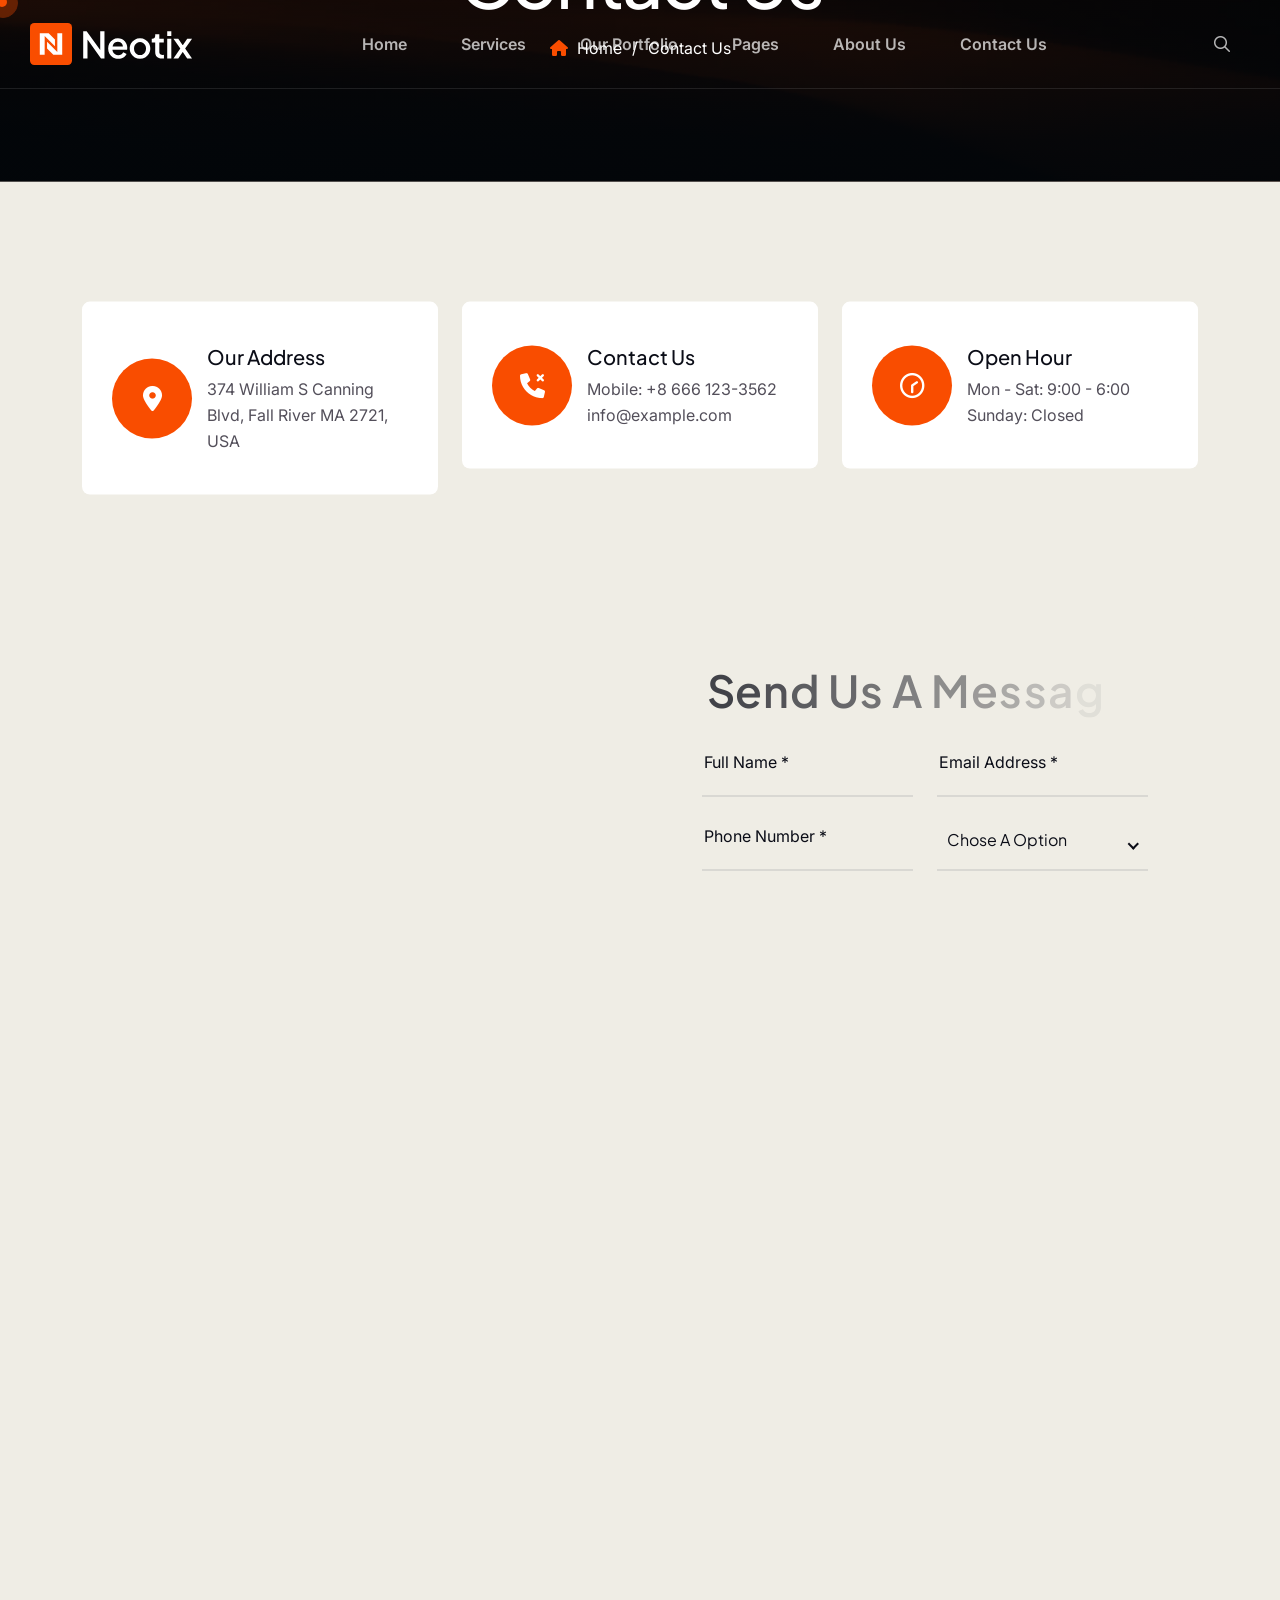
<file: contact.html>
<!DOCTYPE html>
<html lang="en">
    <!--<< Header Area >>-->

<head>
        <!-- ========== Meta Tags ========== -->
        <meta charset="UTF-8">
        <meta http-equiv="X-UA-Compatible" content="IE=edge">
        <meta name="viewport" content="width=device-width, initial-scale=1">
        <meta name="author" content="Gramentheme">
        <meta name="description" content="Brevon - Multipurpose Business HTML Template">
        <!-- ======== Page title ============ -->
        <title>Neotix - IT Service & Solution</title>
        <!--<< Favcion >>-->
        <link rel="shortcut icon" href="assets/img/favicon.svg">
        <!--<< Bootstrap min.css >>-->
        <link rel="stylesheet" href="assets/css/bootstrap.min.css">
        <!--<< All Min Css >>-->
        <link rel="stylesheet" href="assets/css/all.min.css">
        <!--<< Animate.css >>-->
        <link rel="stylesheet" href="assets/css/animate.css">
        <!--<< Magnific Popup.css >>-->
        <link rel="stylesheet" href="assets/css/magnific-popup.css">
        <!--<< MeanMenu.css >>-->
        <link rel="stylesheet" href="assets/css/meanmenu.css">
        <!--<< Swiper Bundle.css >>-->
        <link rel="stylesheet" href="assets/css/swiper-bundle.min.css">
        <!--<< Nice Select.css >>-->
        <link rel="stylesheet" href="assets/css/nice-select.css">
        <!--<< Main.css >>-->
        <link rel="stylesheet" href="assets/css/main.css">
    </head>
    <body>

        <!-- Preloader Start -->
        <div id="preloader" class="preloader">
            <div class="animation-preloader">
                <div class="spinner">                
                </div>
                <div class="txt-loading">
                    <span data-text-preloader="N" class="letters-loading">
                        N
                    </span>
                    <span data-text-preloader="E" class="letters-loading">
                        E
                    </span>
                    <span data-text-preloader="O" class="letters-loading">
                        O
                    </span>
                    <span data-text-preloader="T" class="letters-loading">
                        T
                    </span>
                    <span data-text-preloader="I" class="letters-loading">
                        I
                    </span>
                    <span data-text-preloader="X" class="letters-loading">
                        X
                    </span>
                </div>
                <p class="text-center">Loading</p>
            </div>
            <div class="loader">
                <div class="row">
                    <div class="col-3 loader-section section-left">
                        <div class="bg"></div>
                    </div>
                    <div class="col-3 loader-section section-left">
                        <div class="bg"></div>
                    </div>
                    <div class="col-3 loader-section section-right">
                        <div class="bg"></div>
                    </div>
                    <div class="col-3 loader-section section-right">
                        <div class="bg"></div>
                    </div>
                </div>
            </div>
        </div>

        <!-- Back To Top Start -->
        <button id="back-top" class="back-to-top">
            <i class="fa-regular fa-arrow-up"></i>
        </button>

        <!-- GT MouseCursor Start -->
        <div class="mouseCursor cursor-outer"></div>
        <div class="mouseCursor cursor-inner"></div>

       

        <!-- Header-Top Section Start -->
        <div class="header-top-section">
            <div class="container-fluid">
                <div class="header-top-wrapper">
                    <div class="header-left">
                         <ul class="list">
                            <li>
                                <i class="fa-solid fa-location-dot"></i>
                                Riverside Park EU-1001
                            </li>
                            <li>।</li>
                            <li>
                                <i class="fa-regular fa-envelope"></i>
                                <a href="#">hello@neotix.com</a>
                            </li>
                        </ul>
                    </div>
                    <div class="header-right">
                        <span><i class="fa-regular fa-clock"></i> Mon–Fri 09:00 AM – 06:00 PM</span>
                            <div class="social-icon">
                            <a href="#"><i class="fa-brands fa-facebook-f"></i></a>
                            <a href="#"><i class="fa-brands fa-twitter"></i></a>
                            <a href="#"><i class="fa-brands fa-linkedin"></i></a>
                            <a href="#"><i class="fa-brands fa-instagram"></i></a>
                        </div>
                    </div>
                </div>
            </div>
        </div>

         <!-- Offcanvas Area Start -->
        <div class="fix-area">
            <div class="offcanvas__info">
                <div class="offcanvas__wrapper">
                    <div class="offcanvas__content">
                        <div class="offcanvas__top mb-5 d-flex justify-content-between align-items-center">
                            <div class="offcanvas__logo">
                                <a href="index.html">
                                    <img src="assets/img/logo/black-logo.svg" alt="logo-img">
                                </a>
                            </div>
                            <div class="offcanvas__close">
                                <button>
                                <i class="fas fa-times"></i>
                                </button>
                            </div>
                        </div>
                        <p class="text d-none d-xl-block">
                            Nullam dignissim, ante scelerisque the  is euismod fermentum odio sem semper the is erat, a feugiat leo urna eget eros. Duis Aenean a imperdiet risus.
                        </p>
                        <div class="mobile-menu fix mb-3"></div>
                        <div class="offcanvas__contact d-xl-block">
                            <h4 class="d-xl-block">Contact Info</h4>
                            <ul class="d-xl-block">
                                <li class="d-flex align-items-center">
                                    <div class="offcanvas__contact-icon">
                                        <i class="fal fa-map-marker-alt"></i>
                                    </div>
                                    <div class="offcanvas__contact-text">
                                        <a target="_blank" href="#">Main Street, Melbourne, Australia</a>
                                    </div>
                                </li>
                                <li class="d-flex align-items-center">
                                    <div class="offcanvas__contact-icon mr-15">
                                        <i class="fal fa-envelope"></i>
                                    </div>
                                    <div class="offcanvas__contact-text">
                                        <a href="#"><span class="mailto:info@example.com">info@example.com</span></a>
                                    </div>
                                </li>
                                <li class="d-flex align-items-center">
                                    <div class="offcanvas__contact-icon mr-15">
                                        <i class="fal fa-clock"></i>
                                    </div>
                                    <div class="offcanvas__contact-text">
                                        <a target="_blank" href="#">Mod-friday, 09am -05pm</a>
                                    </div>
                                </li>
                                <li class="d-flex align-items-center">
                                    <div class="offcanvas__contact-icon mr-15">
                                        <i class="far fa-phone"></i>
                                    </div>
                                    <div class="offcanvas__contact-text">
                                        <a href="#">+11002345909</a>
                                    </div>
                                </li>
                            </ul>
                            <div class="social-icon d-flex align-items-center">
                                <a href="#"><i class="fab fa-facebook-f"></i></a>
                                <a href="#"><i class="fab fa-twitter"></i></a>
                                <a href="#"><i class="fab fa-youtube"></i></a>
                                <a href="#"><i class="fab fa-linkedin-in"></i></a>
                            </div>
                        </div>
                    </div>
                </div>
            </div>
        </div>
        <div class="offcanvas__overlay"></div>

        
        <!-- Header Section Start -->
        <header id="header-sticky" class="header-1">
            <div class="container-fluid">
                <div class="mega-menu-wrapper">
                    <div class="header-main">
                        <div class="header-left">
                            <div class="logo">
                            <a href="index.html" class="header-logo">
                                <img src="assets/img/logo/white-logo.svg" alt="logo-img">
                            </a>
                            <a href="index.html" class="header-logo-2">
                                <img src="assets/img/logo/black-logo.svg" alt="logo-img">
                            </a>
                        </div>
                        </div>
                        <div class="mean__menu-wrapper">
                                <div class="main-menu">
                                    <nav id="mobile-menu">
                                        <ul>
                                            <li>
                                                <a href="index.html">Home</a>
                                            </li>
                                            <li>
                                                <a href="service.html">Services</a>
                                            </li>
                                            <li>
                                                <a href="project.html">Our Portfolio</a>
                                            </li>
                                            <li class="has-dropdown">
                                                <a href="#">Pages</a>
                                                <ul class="submenu">
                                                    <li>
                                                        <a href="team.html">Our Team</a>
                                                    </li>
                                                    <li>
                                                        <a href="faq.html">FAQs</a>
                                                    </li>
                                                    <li>
                                                        <a href="news.html">Blog</a>
                                                    </li>
                                                    <li>
                                                        <a href="pricing.html">Pricing</a>
                                                    </li>
                                                </ul>
                                            </li>
                                            <li>
                                                <a href="about.html">About Us</a>
                                            </li>
                                            <li>
                                                <a href="contact.html">Contact Us</a>
                                            </li>
                                        </ul>
                                    </nav>
                                </div>
                            </div> 
                          <div class="header-right d-flex justify-content-end align-items-center">
                            <div class="menu_search">
                                <button class="search_btn"><i class="far fa-search"></i></button>
                            </div>
                            <div class="header-btn">
                                <h6>
                                    <i class="fa-regular fa-phone-volume"></i>
                                    <a href="#">+(528) 456-7592</a>
                                </h6>
                                <div class="header-button">
                                <a href="contact.html" class="theme-btn">
                                   Get In Touch <i class="fa-solid fa-arrow-up-right"></i>
                                </a>
                            </div>
                            <div class="header__hamburger d-xl-none my-auto">
                                <div class="sidebar__toggle">
                                    <i class="fas fa-bars"></i>
                                </div>
                              </div>
                            </div>
                        </div>
                    </div>
                </div>
            </div>
        </header>

        <!-- start: Search Popup -->
        <div class="search_popup">
            <div class="container">
            <div class="row">
                <div class="col-xxl-12">
                <div class="search_wrapper">
                    <div class="search_top d-flex align-items-center">
                    <div class="search_logo">
                        <a href="index.html">
                        <img src="assets/img/logo/white-logo.svg" alt="img">
                        </a>
                    </div>
                    <div class="search_close">
                        <button type="button" class="search_close_btn">
                        <i class="fa-thin fa-times"></i>
                        </button>
                    </div>
                    </div>
                    <div class="search_form">
                    <form action="#">
                        <div class="search_input">
                        <input class="search-input-field" type="text" placeholder="Type here to search...">
                        <span class="search-focus-border"></span>
                        <button type="submit">
                            <svg width="20" height="20" viewBox="0 0 20 20" fill="none" xmlns="http://www.w3.org/2000/svg">
                            <path
                                d="M9.55 18.1C14.272 18.1 18.1 14.272 18.1 9.55C18.1 4.82797 14.272 1 9.55 1C4.82797 1 1 4.82797 1 9.55C1 14.272 4.82797 18.1 9.55 18.1Z"
                                stroke="currentColor" stroke-width="1.5" stroke-linecap="round" stroke-linejoin="round" />
                            <path d="M19.0002 19.0002L17.2002 17.2002" stroke="currentColor" stroke-width="1.5"
                                stroke-linecap="round" stroke-linejoin="round" />
                            </svg>
                        </button>
                        </div>
                    </form>
                    </div>
                </div>
                </div>
            </div>
            </div>
        </div>
        <div class="search-popup-overlay"></div>

        
        <div id="smooth-wrapper">
            <div id="smooth-content">

                <!-- Breadcrumb Section Start -->
                <div class="breadcrumb-wrapper bg-cover" style="background-image: url('assets/img/breadcrumb.jpg');">
                    <div class="container">
                        <div class="page-heading">
                            <div class="breadcrumb-sub-title">
                                <h1 class="text-white wow fadeInUp" data-wow-delay=".3s">Contact us</h1>
                            </div>
                            <ul class="breadcrumb-items wow fadeInUp" data-wow-delay=".5s">
                                <li>
                                    <a href="index.html">
                                        <i class="fa-solid fa-house"></i> Home
                                    </a>
                                </li>
                                <li>
                                    /
                                </li>
                                <li>
                                    Contact us
                                </li>
                            </ul>
                        </div>
                    </div>
                </div>
                
               <!-- Contact Info Section Start -->
                <section class="contact-info-section fix section-padding">
                    <div class="container">
                        <div class="row g-4">
                            <div class="col-xl-4 col-lg-6 col-md-6 wow fadeInUp" data-wow-delay=".3s">
                                <div class="contact-info-box">
                                    <div class="icon">
                                        <i class="fa-sharp fa-solid fa-location-dot"></i>
                                    </div>
                                    <div class="content">
                                        <h4>Our address</h4>
                                        <p>374 William S Canning Blvd, Fall River MA 2721, USA</p>
                                    </div>
                                </div>
                            </div>
                             <div class="col-xl-4 col-lg-6 col-md-6 wow fadeInUp" data-wow-delay=".5s">
                                <div class="contact-info-box">
                                    <div class="icon">
                                      <i class="fa-solid fa-phone-xmark"></i>
                                    </div>
                                    <div class="content">
                                        <h4>Contact Us</h4>
                                        <p>
                                            <a class="d-block" href="tel:+86661233562">Mobile: +8 666 123-3562</a>
                                            <a href="mailto:info@example.com">info@example.com</a>
                                        </p>
                                    </div>
                                </div>
                            </div>
                            <div class="col-xl-4 col-lg-6 col-md-6 wow fadeInUp" data-wow-delay=".7s">
                                <div class="contact-info-box">
                                    <div class="icon">
                                        <i class="fa-regular fa-clock-two-thirty"></i>
                                    </div>
                                    <div class="content">
                                        <h4>Open hour</h4>
                                        <p>Mon - Sat: 9:00 -  6:00</p>
                                        <p>Sunday: Closed</p>
                                    </div>
                                </div>
                            </div>
                        </div>
                    </div>
                </section>

                <!-- Contact Section Start -->
                <section class="contact-section fix section-padding pt-0">
                    <div class="container">
                        <div class="contact-wrapper-inner">
                            <div class="row g-4">
                                <div class="col-lg-6">
                                    <div class="contact-map">
                                    <iframe src="https://www.google.com/maps/embed?pb=!1m18!1m12!1m3!1d6678.7619084840835!2d144.9618311901502!3d-37.81450084255415!2m3!1f0!2f0!3f0!3m2!1i1024!2i768!4f13.1!3m3!1m2!1s0x6ad642b4758afc1d%3A0x3119cc820fdfc62e!2sEnvato!5e0!3m2!1sen!2sbd!4v1641984054261!5m2!1sen!2sbd" style="border:0;" allowfullscreen="" loading="lazy"></iframe>

                                    </div>
                                </div>
                                <div class="col-lg-6">
                                    <div class="contact-box-items">   
                                        <h2 class="text-anim">Send Us A Message.</h2>          
                                        <form action="https://ex-coders.com/html/neotix/contact.php" id="contact-form" class="contact-form-box">
                                            <div class="row g-4 align-items-center">
                                                <div class="col-lg-6 col-md-6 wow fadeInUp" data-wow-delay=".3s">
                                                    <div class="form-clt">
                                                        <input type="text" placeholder="Full name *">
                                                    </div>
                                                </div>
                                                <div class="col-lg-6 col-md-6 wow fadeInUp" data-wow-delay=".5s">
                                                    <div class="form-clt">
                                                        <input type="text" placeholder="Email address *">
                                                    </div>
                                                </div>
                                                <div class="col-lg-6 col-md-6 wow fadeInUp" data-wow-delay=".3s">
                                                    <div class="form-clt">
                                                        <input type="text" placeholder="Phone number *">
                                                    </div>
                                                </div>
                                                 <div class="col-lg-6 col-md-6 wow fadeInUp" data-wow-delay=".5s">
                                                    <div class="form-clt">
                                                        <div class="form">
                                                            <select class="single-select w-100">
                                                                <option>Chose a option</option>
                                                                <option>Digital Marketing</option>
                                                                <option>Software & IT Service</option>
                                                                <option>Finance & Investment</option>
                                                            </select>
                                                        </div>
                                                    </div>
                                                </div>
                                                <div class="col-lg-12 wow fadeInUp" data-wow-delay=".3s">
                                                    <div class="form-clt">
                                                        <textarea name="message" placeholder="Type your message"></textarea>
                                                    </div>
                                                </div>
                                                <div class="col-lg-12 wow fadeInUp" data-wow-delay=".5s">
                                                    <button type="submit" class="theme-btn wow fadeInUp" data-wow-delay=".5s">
                                                        Send now <i class="fa-solid fa-arrow-up-right"></i>
                                                    </button>
                                                </div>
                                            </div>
                                        </form>
                                    </div>
                                </div>
                            </div>
                        </div>
                    </div>
                </section>

                <!-- Footer Section Start -->
                <footer class="footer-section fix">
                    <div class="footer-area bg-cover" style="background-image: url(assets/img/home-1/footer-bg.jpg);">
                        <div class="container">
                        <div class="footer-widget-wrapper">
                            <div class="row justify-content-between">
                                <div class="col-xl-4 col-lg-5 col-md-6 wow fadeInUp" data-wow-delay=".2s">
                                    <div class="footer-widget-items">
                                        <div class="widget-head">
                                            <a href="index.html" class="footer-logo">
                                                <img src="assets/img/logo/white-logo.svg" alt="img">
                                            </a>
                                        </div>
                                        <div class="footer-content">
                                            <p>
                                                Businesses to thrive in changing digital world. With over a decade systems that drive growth an efficiency. From IT consulting.
                                            </p>
                                            <a href="contact.html" class="theme-btn">
                                                Get started now <i class="fa-solid fa-arrow-up-right"></i>
                                            </a>
                                        </div>
                                    </div>
                                </div>
                                <div class="col-xl-2 col-lg-3 col-md-6 wow fadeInUp" data-wow-delay=".4s">
                                    <div class="footer-widget-items">
                                        <div class="widget-head">
                                            <h3>Company</h3>
                                        </div>
                                        <ul class="list-area">
                                            <li>
                                                <a href="about.html">
                                                    About us
                                                </a>
                                            </li>
                                            <li>
                                                <a href="contact.html">
                                                    Work process
                                                </a>
                                            </li>
                                            <li>
                                                <a href="about.html">
                                                    About us
                                                </a>
                                            </li>
                                            <li>
                                                <a href="team.html">
                                                    Our team
                                                </a>
                                            </li>
                                            <li>
                                                <a href="contact.html">
                                                    Contact
                                                </a>
                                            </li>
                                            <li>
                                                <a href="news.html">
                                                    Blogs
                                                </a>
                                            </li>
                                        </ul>
                                    </div>
                                </div>
                                <div class="col-xl-3 ps-lg-5 col-lg-4 col-md-6 wow fadeInUp" data-wow-delay=".6s">
                                    <div class="footer-widget-items">
                                        <div class="widget-head">
                                            <h3>Recourse</h3>
                                        </div>
                                        <ul class="list-area">
                                            <li>
                                                <a href="service-details.html">
                                                    Future innovations
                                                </a>
                                            </li>
                                            <li>
                                                <a href="service-details.html">
                                                    Smart solutions
                                                </a>
                                            </li>
                                            <li>
                                                <a href="service-details.html">
                                                        IT consulting
                                                </a>
                                            </li>
                                            <li>
                                                <a href="service-details.html">
                                                    NextGen  IT 
                                                </a>
                                            </li>
                                            <li>
                                                <a href="service-details.html">
                                                    Cyber security
                                                </a>
                                            </li>
                                            <li>
                                                <a href="service-details.html">
                                                    Software solution
                                                </a>
                                            </li>
                                        </ul>
                                    </div>
                                </div>
                                <div class="col-xl-3 col-lg-6 col-md-6 wow fadeInUp" data-wow-delay=".8s">
                                    <div class="footer-widget-items">
                                        <div class="widget-head">
                                            <h3>Subscribe Newsletter</h3>
                                        </div>
                                        <div class="contact-item">
                                            <form action="#">
                                                <input type="text" placeholder="Email address">
                                            </form>
                                            <button type="submit" class="theme-btn w-100">
                                                    Subscribe now <i class="fa-solid fa-arrow-up-right"></i>
                                            </button>
                                            <div class="social-icon">
                                                <a href="#"><i class="fa-brands fa-facebook-f"></i></a>
                                                <a href="#"><i class="fa-brands fa-linkedin-in"></i></a>
                                                <a href="#"><i class="fa-brands fa-twitter"></i></a>
                                                <a href="#"><i class="fa-brands fa-youtube"></i></a>
                                            </div>
                                        </div>
                                    </div>
                                </div>
                            </div>
                        </div>
                        <div class="footer-bottom-wrapper">
                            <p class="wow fadeInUp" data-wow-delay=".3s">
                               Copyright <span>Samia.</span> All rights reserved.
                            </p>
                            <ul class="footer-list wow fadeInUp" data-wow-delay=".7s">
                                <li>
                                    <a href="contact.html">Privacy policy</a>
                                </li>
                                <li>।</li>
                                <li>
                                    <a href="contact.html">Terms & conditions</a>
                                </li>
                            </ul>
                        </div>
                    </div>
                    </div>
                </footer>

            </div>
        </div>

       

        
        <!--<< All JS Plugins >>-->
        <script src="assets/js/jquery-3.7.1.min.js"></script>
        <!--<< Viewport Js >>-->
        <script src="assets/js/viewport.jquery.js"></script>
        <!--<< Bootstrap Js >>-->
        <script src="assets/js/bootstrap.bundle.min.js"></script>
        <!--<< Gsap Min Js >>-->
        <script src="assets/js/gsap.min.js"></script>
        <!--<< ScrollTrigger Min Js >>-->
        <script src="assets/js/ScrollTrigger.min.js"></script>
        <!--<< ScrollSmoother Min Js >>-->
        <script src="assets/js/ScrollSmoother.min.js"></script>
        <!--<< ScrollToPlugin Min Js >>-->
        <script src="assets/js/ScrollToPlugin.min.js"></script>
        <!--<< SplitText Min Js >>-->
        <script src="assets/js/SplitText.min.js"></script>
        <!--<< TextPlugin Min Js >>-->
        <script src="assets/js/TextPlugin.js"></script>
         <!--<< Chroma Min Js >>-->
        <script src="assets/js/chroma.min.js"></script>
        <!--<< nice-selec Js >>-->
        <script src="assets/js/jquery.nice-select.min.js"></script>
        <!--<< Waypoints Js >>-->
        <script src="assets/js/jquery.waypoints.js"></script>
        <!--<< Counterup Js >>-->
        <script src="assets/js/jquery.counterup.min.js"></script>
        <!--<< Swiper Slider Js >>-->
        <script src="assets/js/swiper-bundle.min.js"></script>
        <!--<< MeanMenu Js >>-->
        <script src="assets/js/jquery.meanmenu.min.js"></script>
        <!--<< Parallaxie Js >>-->
        <script src="assets/js/parallaxie.js"></script>
        <!--<< Magnific Popup Js >>-->
        <script src="assets/js/jquery.magnific-popup.min.js"></script>
        <!--<< Wow Animation Js >>-->
        <script src="assets/js/wow.min.js"></script>
        <!--<< Ajax Mail Js >>-->
        <script src="assets/js/ajax-mail.js"></script>
        <!--<< Main.js >>-->
        <script src="assets/js/main.js"></script>
    </body>

</html>
</file>
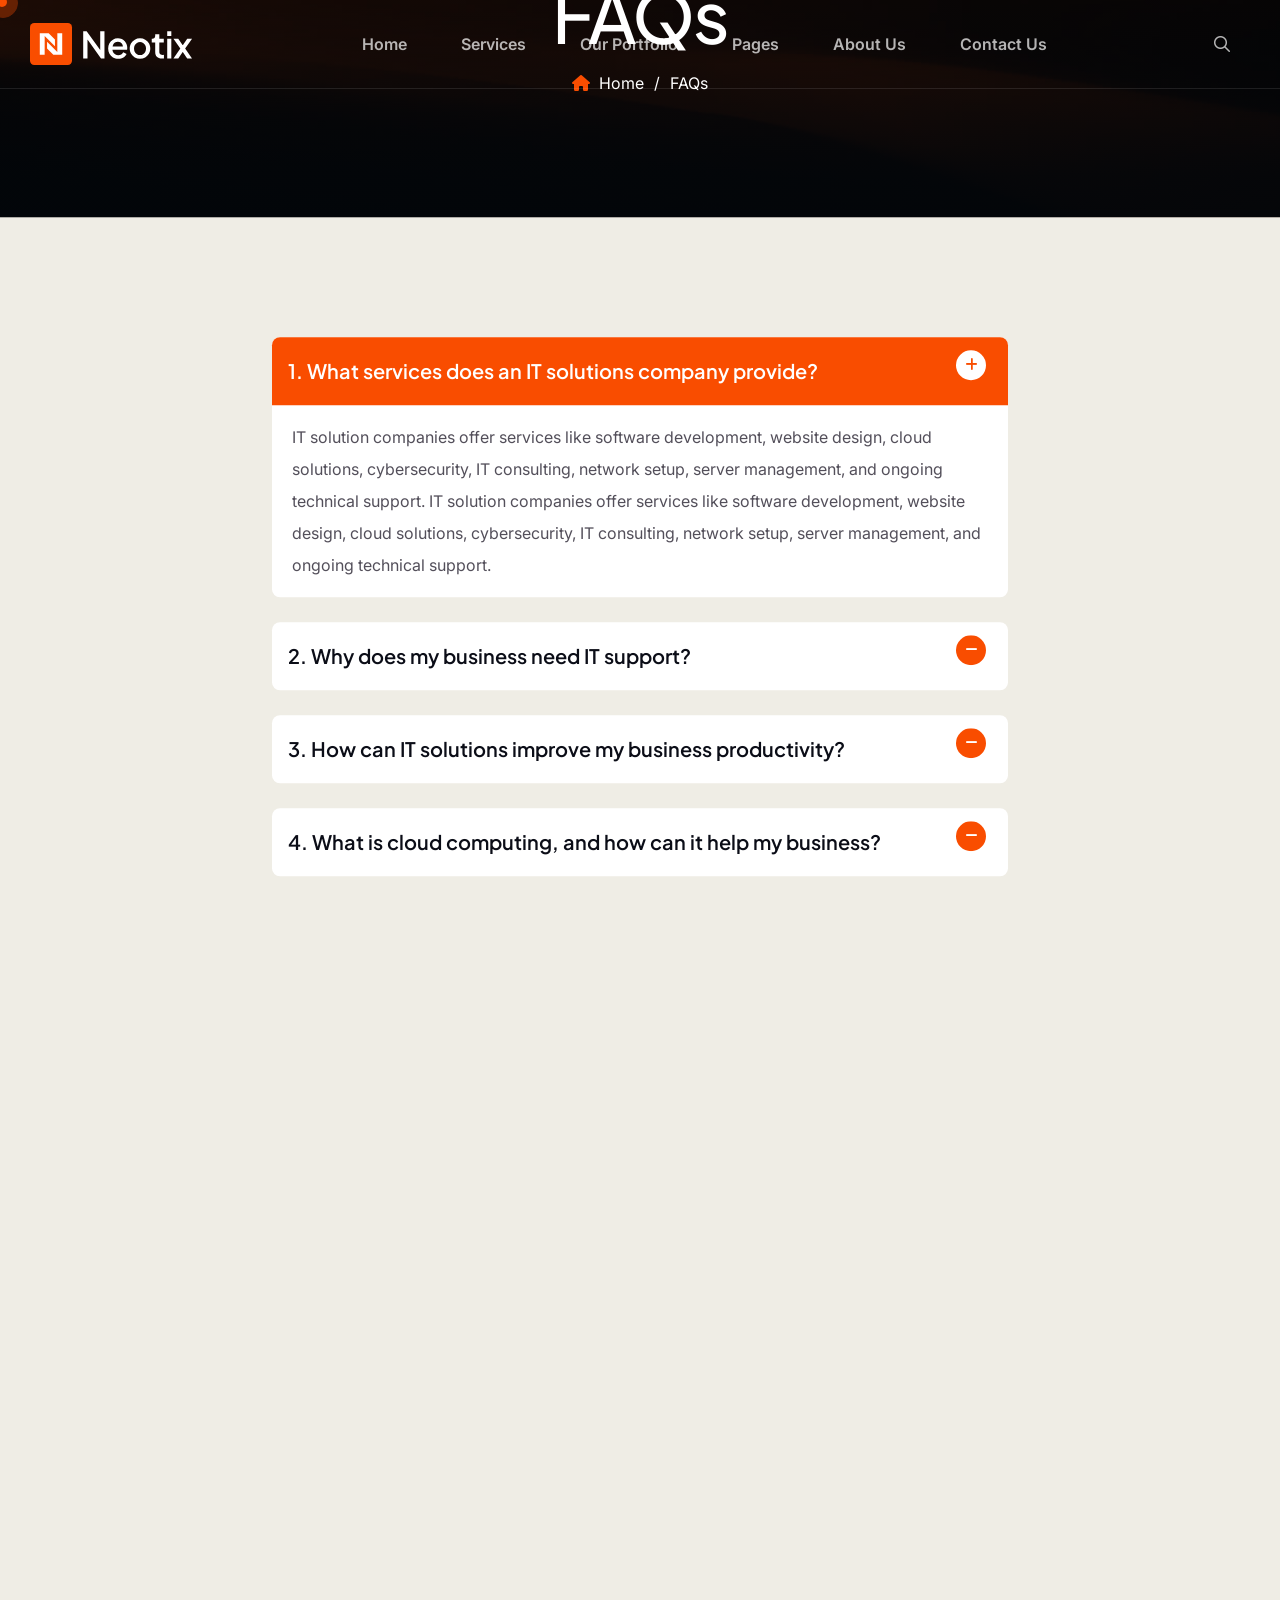
<file: faq.html>
<!DOCTYPE html>
<html lang="en">
    <!--<< Header Area >>-->

<head>
        <!-- ========== Meta Tags ========== -->
        <meta charset="UTF-8">
        <meta http-equiv="X-UA-Compatible" content="IE=edge">
        <meta name="viewport" content="width=device-width, initial-scale=1">
        <meta name="author" content="Gramentheme">
        <meta name="description" content="Brevon - Multipurpose Business HTML Template">
        <!-- ======== Page title ============ -->
        <title>Neotix - IT Service & Solution</title>
        <!--<< Favcion >>-->
        <link rel="shortcut icon" href="assets/img/favicon.svg">
        <!--<< Bootstrap min.css >>-->
        <link rel="stylesheet" href="assets/css/bootstrap.min.css">
        <!--<< All Min Css >>-->
        <link rel="stylesheet" href="assets/css/all.min.css">
        <!--<< Animate.css >>-->
        <link rel="stylesheet" href="assets/css/animate.css">
        <!--<< Magnific Popup.css >>-->
        <link rel="stylesheet" href="assets/css/magnific-popup.css">
        <!--<< MeanMenu.css >>-->
        <link rel="stylesheet" href="assets/css/meanmenu.css">
        <!--<< Swiper Bundle.css >>-->
        <link rel="stylesheet" href="assets/css/swiper-bundle.min.css">
        <!--<< Nice Select.css >>-->
        <link rel="stylesheet" href="assets/css/nice-select.css">
        <!--<< Main.css >>-->
        <link rel="stylesheet" href="assets/css/main.css">
    </head>
    <body>

        <!-- Preloader Start -->
        <div id="preloader" class="preloader">
            <div class="animation-preloader">
                <div class="spinner">                
                </div>
                <div class="txt-loading">
                    <span data-text-preloader="N" class="letters-loading">
                        N
                    </span>
                    <span data-text-preloader="E" class="letters-loading">
                        E
                    </span>
                    <span data-text-preloader="O" class="letters-loading">
                        O
                    </span>
                    <span data-text-preloader="T" class="letters-loading">
                        T
                    </span>
                    <span data-text-preloader="I" class="letters-loading">
                        I
                    </span>
                    <span data-text-preloader="X" class="letters-loading">
                        X
                    </span>
                </div>
                <p class="text-center">Loading</p>
            </div>
            <div class="loader">
                <div class="row">
                    <div class="col-3 loader-section section-left">
                        <div class="bg"></div>
                    </div>
                    <div class="col-3 loader-section section-left">
                        <div class="bg"></div>
                    </div>
                    <div class="col-3 loader-section section-right">
                        <div class="bg"></div>
                    </div>
                    <div class="col-3 loader-section section-right">
                        <div class="bg"></div>
                    </div>
                </div>
            </div>
        </div>

        <!-- Back To Top Start -->
        <button id="back-top" class="back-to-top">
            <i class="fa-regular fa-arrow-up"></i>
        </button>

        <!-- GT MouseCursor Start -->
        <div class="mouseCursor cursor-outer"></div>
        <div class="mouseCursor cursor-inner"></div>

       

        <!-- Header-Top Section Start -->
        <div class="header-top-section">
            <div class="container-fluid">
                <div class="header-top-wrapper">
                    <div class="header-left">
                         <ul class="list">
                            <li>
                                <i class="fa-solid fa-location-dot"></i>
                                Riverside Park EU-1001
                            </li>
                            <li>।</li>
                            <li>
                                <i class="fa-regular fa-envelope"></i>
                                <a href="#">hello@neotix.com</a>
                            </li>
                        </ul>
                    </div>
                    <div class="header-right">
                        <span><i class="fa-regular fa-clock"></i> Mon–Fri 09:00 AM – 06:00 PM</span>
                            <div class="social-icon">
                            <a href="#"><i class="fa-brands fa-facebook-f"></i></a>
                            <a href="#"><i class="fa-brands fa-twitter"></i></a>
                            <a href="#"><i class="fa-brands fa-linkedin"></i></a>
                            <a href="#"><i class="fa-brands fa-instagram"></i></a>
                        </div>
                    </div>
                </div>
            </div>
        </div>

         <!-- Offcanvas Area Start -->
        <div class="fix-area">
            <div class="offcanvas__info">
                <div class="offcanvas__wrapper">
                    <div class="offcanvas__content">
                        <div class="offcanvas__top mb-5 d-flex justify-content-between align-items-center">
                            <div class="offcanvas__logo">
                                <a href="index.html">
                                    <img src="assets/img/logo/black-logo.svg" alt="logo-img">
                                </a>
                            </div>
                            <div class="offcanvas__close">
                                <button>
                                <i class="fas fa-times"></i>
                                </button>
                            </div>
                        </div>
                        <p class="text d-none d-xl-block">
                            Nullam dignissim, ante scelerisque the  is euismod fermentum odio sem semper the is erat, a feugiat leo urna eget eros. Duis Aenean a imperdiet risus.
                        </p>
                        <div class="mobile-menu fix mb-3"></div>
                        <div class="offcanvas__contact d-xl-block">
                            <h4 class="d-xl-block">Contact Info</h4>
                            <ul class="d-xl-block">
                                <li class="d-flex align-items-center">
                                    <div class="offcanvas__contact-icon">
                                        <i class="fal fa-map-marker-alt"></i>
                                    </div>
                                    <div class="offcanvas__contact-text">
                                        <a target="_blank" href="#">Main Street, Melbourne, Australia</a>
                                    </div>
                                </li>
                                <li class="d-flex align-items-center">
                                    <div class="offcanvas__contact-icon mr-15">
                                        <i class="fal fa-envelope"></i>
                                    </div>
                                    <div class="offcanvas__contact-text">
                                        <a href="#"><span class="mailto:info@example.com">info@example.com</span></a>
                                    </div>
                                </li>
                                <li class="d-flex align-items-center">
                                    <div class="offcanvas__contact-icon mr-15">
                                        <i class="fal fa-clock"></i>
                                    </div>
                                    <div class="offcanvas__contact-text">
                                        <a target="_blank" href="#">Mod-friday, 09am -05pm</a>
                                    </div>
                                </li>
                                <li class="d-flex align-items-center">
                                    <div class="offcanvas__contact-icon mr-15">
                                        <i class="far fa-phone"></i>
                                    </div>
                                    <div class="offcanvas__contact-text">
                                        <a href="#">+11002345909</a>
                                    </div>
                                </li>
                            </ul>
                            <div class="social-icon d-flex align-items-center">
                                <a href="#"><i class="fab fa-facebook-f"></i></a>
                                <a href="#"><i class="fab fa-twitter"></i></a>
                                <a href="#"><i class="fab fa-youtube"></i></a>
                                <a href="#"><i class="fab fa-linkedin-in"></i></a>
                            </div>
                        </div>
                    </div>
                </div>
            </div>
        </div>
        <div class="offcanvas__overlay"></div>

        
       
        <!-- Header Section Start -->
        <header id="header-sticky" class="header-1">
            <div class="container-fluid">
                <div class="mega-menu-wrapper">
                    <div class="header-main">
                        <div class="header-left">
                            <div class="logo">
                            <a href="index.html" class="header-logo">
                                <img src="assets/img/logo/white-logo.svg" alt="logo-img">
                            </a>
                            <a href="index.html" class="header-logo-2">
                                <img src="assets/img/logo/black-logo.svg" alt="logo-img">
                            </a>
                        </div>
                        </div>
                        <div class="mean__menu-wrapper">
                                <div class="main-menu">
                                    <nav id="mobile-menu">
                                        <ul>
                                            <li>
                                                <a href="index.html">Home</a>
                                            </li>
                                            <li>
                                                <a href="service.html">Services</a>
                                            </li>
                                            <li>
                                                <a href="project.html">Our Portfolio</a>
                                            </li>
                                            <li class="has-dropdown">
                                                <a href="#">Pages</a>
                                                <ul class="submenu">
                                                    <li>
                                                        <a href="team.html">Our Team</a>
                                                    </li>
                                                    <li>
                                                        <a href="faq.html">FAQs</a>
                                                    </li>
                                                    <li>
                                                        <a href="news.html">Blog</a>
                                                    </li>
                                                    <li>
                                                        <a href="pricing.html">Pricing</a>
                                                    </li>
                                                </ul>
                                            </li>
                                            <li>
                                                <a href="about.html">About Us</a>
                                            </li>
                                            <li>
                                                <a href="contact.html">Contact Us</a>
                                            </li>
                                        </ul>
                                    </nav>
                                </div>
                            </div> 
                          <div class="header-right d-flex justify-content-end align-items-center">
                            <div class="menu_search">
                                <button class="search_btn"><i class="far fa-search"></i></button>
                            </div>
                            <div class="header-btn">
                                <h6>
                                    <i class="fa-regular fa-phone-volume"></i>
                                    <a href="#">+(528) 456-7592</a>
                                </h6>
                                <div class="header-button">
                                <a href="contact.html" class="theme-btn">
                                   Get In Touch <i class="fa-solid fa-arrow-up-right"></i>
                                </a>
                            </div>
                            <div class="header__hamburger d-xl-none my-auto">
                                <div class="sidebar__toggle">
                                    <i class="fas fa-bars"></i>
                                </div>
                              </div>
                            </div>
                        </div>
                    </div>
                </div>
            </div>
        </header>

        <!-- start: Search Popup -->
        <div class="search_popup">
            <div class="container">
            <div class="row">
                <div class="col-xxl-12">
                <div class="search_wrapper">
                    <div class="search_top d-flex align-items-center">
                    <div class="search_logo">
                        <a href="index.html">
                        <img src="assets/img/logo/white-logo.svg" alt="img">
                        </a>
                    </div>
                    <div class="search_close">
                        <button type="button" class="search_close_btn">
                        <i class="fa-thin fa-times"></i>
                        </button>
                    </div>
                    </div>
                    <div class="search_form">
                    <form action="#">
                        <div class="search_input">
                        <input class="search-input-field" type="text" placeholder="Type here to search...">
                        <span class="search-focus-border"></span>
                        <button type="submit">
                            <svg width="20" height="20" viewBox="0 0 20 20" fill="none" xmlns="http://www.w3.org/2000/svg">
                            <path
                                d="M9.55 18.1C14.272 18.1 18.1 14.272 18.1 9.55C18.1 4.82797 14.272 1 9.55 1C4.82797 1 1 4.82797 1 9.55C1 14.272 4.82797 18.1 9.55 18.1Z"
                                stroke="currentColor" stroke-width="1.5" stroke-linecap="round" stroke-linejoin="round" />
                            <path d="M19.0002 19.0002L17.2002 17.2002" stroke="currentColor" stroke-width="1.5"
                                stroke-linecap="round" stroke-linejoin="round" />
                            </svg>
                        </button>
                        </div>
                    </form>
                    </div>
                </div>
                </div>
            </div>
            </div>
        </div>
        <div class="search-popup-overlay"></div>

        
        <div id="smooth-wrapper">
            <div id="smooth-content">

                <!-- Breadcrumb Section Start -->
                <div class="breadcrumb-wrapper bg-cover" style="background-image: url('assets/img/breadcrumb.jpg');">
                    <div class="container">
                        <div class="page-heading">
                            <div class="breadcrumb-sub-title">
                                <h1 class="text-white wow fadeInUp" data-wow-delay=".3s">FAQs</h1>
                            </div>
                            <ul class="breadcrumb-items wow fadeInUp" data-wow-delay=".5s">
                                <li>
                                    <a href="index.html">
                                        <i class="fa-solid fa-house"></i> Home
                                    </a>
                                </li>
                                <li>
                                    /
                                </li>
                                <li>
                                    FAQs
                                </li>
                            </ul>
                        </div>
                    </div>
                </div>
                
              <!-- Faq Section Start -->
                <section class="faq-section fix section-padding">
                    <div class="container">
                        <div class="row justify-content-center">
                            <div class="col-xl-8">
                                <div class="faq-items mt-0">
                                    <div class="accordion" id="accordionExample">
                                        <div class="accordion-item wow fadeInUp" data-wow-delay=".3s">
                                            <h2 class="accordion-header" id="headingOne">
                                                <button class="accordion-button" type="button" data-bs-toggle="collapse"
                                                    data-bs-target="#collapseOne" aria-expanded="true" aria-controls="collapseOne">
                                                   1.  What services does an IT solutions company provide?
                                                </button>
                                            </h2>
                                            <div id="collapseOne" class="accordion-collapse collapse show"
                                                aria-labelledby="headingOne" data-bs-parent="#accordionExample" role="region">
                                                <div class="accordion-body">
                                                    <p>
                                                       IT solution companies offer services like software development, website design, cloud solutions, cybersecurity, IT consulting, network setup, server management, and ongoing technical support. IT solution companies offer services like software development, website design, cloud solutions, cybersecurity, IT consulting, network setup, server management, and ongoing technical support.
                                                    </p>
                                                </div>
                                            </div>
                                        </div>
                                        <div class="accordion-item wow fadeInUp" data-wow-delay=".5s">
                                            <h2 class="accordion-header" id="headingTwo">
                                                <button class="accordion-button collapsed" type="button" data-bs-toggle="collapse"
                                                    data-bs-target="#collapseTwo" aria-expanded="false" aria-controls="collapseTwo">
                                                    2. Why does my business need IT support?
                                                </button>
                                            </h2>
                                            <div id="collapseTwo" class="accordion-collapse collapse" aria-labelledby="headingTwo"
                                                data-bs-parent="#accordionExample" role="region">
                                                <div class="accordion-body">
                                                    <p>
                                                     IT solution companies offer services like software development, website design, cloud solutions, cybersecurity, IT consulting, network setup, server management, and ongoing technical support. IT solution companies offer services like software development, website design, cloud solutions, cybersecurity, IT consulting, network setup, server management, and ongoing technical support.
                                                    </p>
                                                </div>
                                            </div>
                                        </div>
                                        <div class="accordion-item wow fadeInUp" data-wow-delay=".7s">
                                            <h2 class="accordion-header" id="headingthree">
                                                <button class="accordion-button collapsed" type="button" data-bs-toggle="collapse"
                                                    data-bs-target="#collapsethree" aria-expanded="false"
                                                    aria-controls="collapsethree">
                                                    3. How can IT solutions improve my business productivity?
                                                </button>
                                            </h2>
                                            <div id="collapsethree" class="accordion-collapse collapse"
                                                aria-labelledby="headingthree" data-bs-parent="#accordionExample" role="region">
                                                <div class="accordion-body">
                                                    <p>
                                                         IT solution companies offer services like software development, website design, cloud solutions, cybersecurity, IT consulting, network setup, server management, and ongoing technical support. IT solution companies offer services like software development, website design, cloud solutions, cybersecurity, IT consulting, network setup, server management, and ongoing technical support.
                                                    </p>
                                                </div>
                                            </div>
                                        </div>
                                        <div class="accordion-item wow fadeInUp" data-wow-delay=".3s">
                                            <h2 class="accordion-header" id="headingfour">
                                                <button class="accordion-button collapsed" type="button" data-bs-toggle="collapse"
                                                    data-bs-target="#collapsefour" aria-expanded="false"
                                                    aria-controls="collapsefour">
                                                    4. What is cloud computing, and how can it help my business?
                                                </button>
                                            </h2>
                                            <div id="collapsefour" class="accordion-collapse collapse" aria-labelledby="headingfour"
                                                data-bs-parent="#accordionExample" role="region">
                                                <div class="accordion-body">
                                                    <p>
                                                   IT solution companies offer services like software development, website design, cloud solutions, cybersecurity, IT consulting, network setup, server management, and ongoing technical support. IT solution companies offer services like software development, website design, cloud solutions, cybersecurity, IT consulting, network setup, server management, and ongoing technical support.
                                                    </p>
                                                </div>
                                            </div>
                                        </div>
                                        <div class="accordion-item mb-0 wow fadeInUp" data-wow-delay=".3s">
                                            <h2 class="accordion-header" id="headingfive">
                                                <button class="accordion-button collapsed" type="button" data-bs-toggle="collapse"
                                                    data-bs-target="#collapsefive" aria-expanded="false"
                                                    aria-controls="collapsefive">
                                                    5. How do you protect my business from cyber threats?
                                                </button>
                                            </h2>
                                            <div id="collapsefive" class="accordion-collapse collapse" aria-labelledby="headingfive"
                                                data-bs-parent="#accordionExample" role="region">
                                                <div class="accordion-body">
                                                    <p>
                                                   IT solution companies offer services like software development, website design, cloud solutions, cybersecurity, IT consulting, network setup, server management, and ongoing technical support. IT solution companies offer services like software development, website design, cloud solutions, cybersecurity, IT consulting, network setup, server management, and ongoing technical support.
                                                    </p>
                                                </div>
                                            </div>
                                        </div>
                                    </div>
                                </div>
                            </div>
                        </div>
                    </div>
                </section>


                <!-- Footer Section Start -->
                <footer class="footer-section fix">
                    <div class="footer-area bg-cover" style="background-image: url(assets/img/home-1/footer-bg.jpg);">
                        <div class="container">
                        <div class="footer-widget-wrapper">
                            <div class="row justify-content-between">
                                <div class="col-xl-4 col-lg-5 col-md-6 wow fadeInUp" data-wow-delay=".2s">
                                    <div class="footer-widget-items">
                                        <div class="widget-head">
                                            <a href="index.html" class="footer-logo">
                                                <img src="assets/img/logo/white-logo.svg" alt="img">
                                            </a>
                                        </div>
                                        <div class="footer-content">
                                            <p>
                                                Businesses to thrive in changing digital world. With over a decade systems that drive growth an efficiency. From IT consulting.
                                            </p>
                                            <a href="contact.html" class="theme-btn">
                                                Get started now <i class="fa-solid fa-arrow-up-right"></i>
                                            </a>
                                        </div>
                                    </div>
                                </div>
                                <div class="col-xl-2 col-lg-3 col-md-6 wow fadeInUp" data-wow-delay=".4s">
                                    <div class="footer-widget-items">
                                        <div class="widget-head">
                                            <h3>Company</h3>
                                        </div>
                                        <ul class="list-area">
                                            <li>
                                                <a href="about.html">
                                                    About us
                                                </a>
                                            </li>
                                            <li>
                                                <a href="contact.html">
                                                    Work process
                                                </a>
                                            </li>
                                            <li>
                                                <a href="about.html">
                                                    About us
                                                </a>
                                            </li>
                                            <li>
                                                <a href="team.html">
                                                    Our team
                                                </a>
                                            </li>
                                            <li>
                                                <a href="contact.html">
                                                    Contact
                                                </a>
                                            </li>
                                            <li>
                                                <a href="news.html">
                                                    Blogs
                                                </a>
                                            </li>
                                        </ul>
                                    </div>
                                </div>
                                <div class="col-xl-3 ps-lg-5 col-lg-4 col-md-6 wow fadeInUp" data-wow-delay=".6s">
                                    <div class="footer-widget-items">
                                        <div class="widget-head">
                                            <h3>Recourse</h3>
                                        </div>
                                        <ul class="list-area">
                                            <li>
                                                <a href="service-details.html">
                                                    Future innovations
                                                </a>
                                            </li>
                                            <li>
                                                <a href="service-details.html">
                                                    Smart solutions
                                                </a>
                                            </li>
                                            <li>
                                                <a href="service-details.html">
                                                        IT consulting
                                                </a>
                                            </li>
                                            <li>
                                                <a href="service-details.html">
                                                    NextGen  IT 
                                                </a>
                                            </li>
                                            <li>
                                                <a href="service-details.html">
                                                    Cyber security
                                                </a>
                                            </li>
                                            <li>
                                                <a href="service-details.html">
                                                    Software solution
                                                </a>
                                            </li>
                                        </ul>
                                    </div>
                                </div>
                                <div class="col-xl-3 col-lg-6 col-md-6 wow fadeInUp" data-wow-delay=".8s">
                                    <div class="footer-widget-items">
                                        <div class="widget-head">
                                            <h3>Subscribe Newsletter</h3>
                                        </div>
                                        <div class="contact-item">
                                            <form action="#">
                                                <input type="text" placeholder="Email address">
                                            </form>
                                            <button type="submit" class="theme-btn w-100">
                                                    Subscribe now <i class="fa-solid fa-arrow-up-right"></i>
                                            </button>
                                            <div class="social-icon">
                                                <a href="#"><i class="fa-brands fa-facebook-f"></i></a>
                                                <a href="#"><i class="fa-brands fa-linkedin-in"></i></a>
                                                <a href="#"><i class="fa-brands fa-twitter"></i></a>
                                                <a href="#"><i class="fa-brands fa-youtube"></i></a>
                                            </div>
                                        </div>
                                    </div>
                                </div>
                            </div>
                        </div>
                        <div class="footer-bottom-wrapper">
                            <p class="wow fadeInUp" data-wow-delay=".3s">
                               Copyright <span>Samia.</span> All rights reserved.
                            </p>
                            <ul class="footer-list wow fadeInUp" data-wow-delay=".7s">
                                <li>
                                    <a href="contact.html">Privacy policy</a>
                                </li>
                                <li>।</li>
                                <li>
                                    <a href="contact.html">Terms & conditions</a>
                                </li>
                            </ul>
                        </div>
                    </div>
                    </div>
                </footer>

            </div>
        </div>

       

        
        <!--<< All JS Plugins >>-->
        <script src="assets/js/jquery-3.7.1.min.js"></script>
        <!--<< Viewport Js >>-->
        <script src="assets/js/viewport.jquery.js"></script>
        <!--<< Bootstrap Js >>-->
        <script src="assets/js/bootstrap.bundle.min.js"></script>
        <!--<< Gsap Min Js >>-->
        <script src="assets/js/gsap.min.js"></script>
        <!--<< ScrollTrigger Min Js >>-->
        <script src="assets/js/ScrollTrigger.min.js"></script>
        <!--<< ScrollSmoother Min Js >>-->
        <script src="assets/js/ScrollSmoother.min.js"></script>
        <!--<< ScrollToPlugin Min Js >>-->
        <script src="assets/js/ScrollToPlugin.min.js"></script>
        <!--<< SplitText Min Js >>-->
        <script src="assets/js/SplitText.min.js"></script>
        <!--<< TextPlugin Min Js >>-->
        <script src="assets/js/TextPlugin.js"></script>
         <!--<< Chroma Min Js >>-->
        <script src="assets/js/chroma.min.js"></script>
        <!--<< nice-selec Js >>-->
        <script src="assets/js/jquery.nice-select.min.js"></script>
        <!--<< Waypoints Js >>-->
        <script src="assets/js/jquery.waypoints.js"></script>
        <!--<< Counterup Js >>-->
        <script src="assets/js/jquery.counterup.min.js"></script>
        <!--<< Swiper Slider Js >>-->
        <script src="assets/js/swiper-bundle.min.js"></script>
        <!--<< MeanMenu Js >>-->
        <script src="assets/js/jquery.meanmenu.min.js"></script>
        <!--<< Parallaxie Js >>-->
        <script src="assets/js/parallaxie.js"></script>
        <!--<< Magnific Popup Js >>-->
        <script src="assets/js/jquery.magnific-popup.min.js"></script>
        <!--<< Wow Animation Js >>-->
        <script src="assets/js/wow.min.js"></script>
        <!--<< Main.js >>-->
        <script src="assets/js/main.js"></script>
    </body>

</html>
</file>
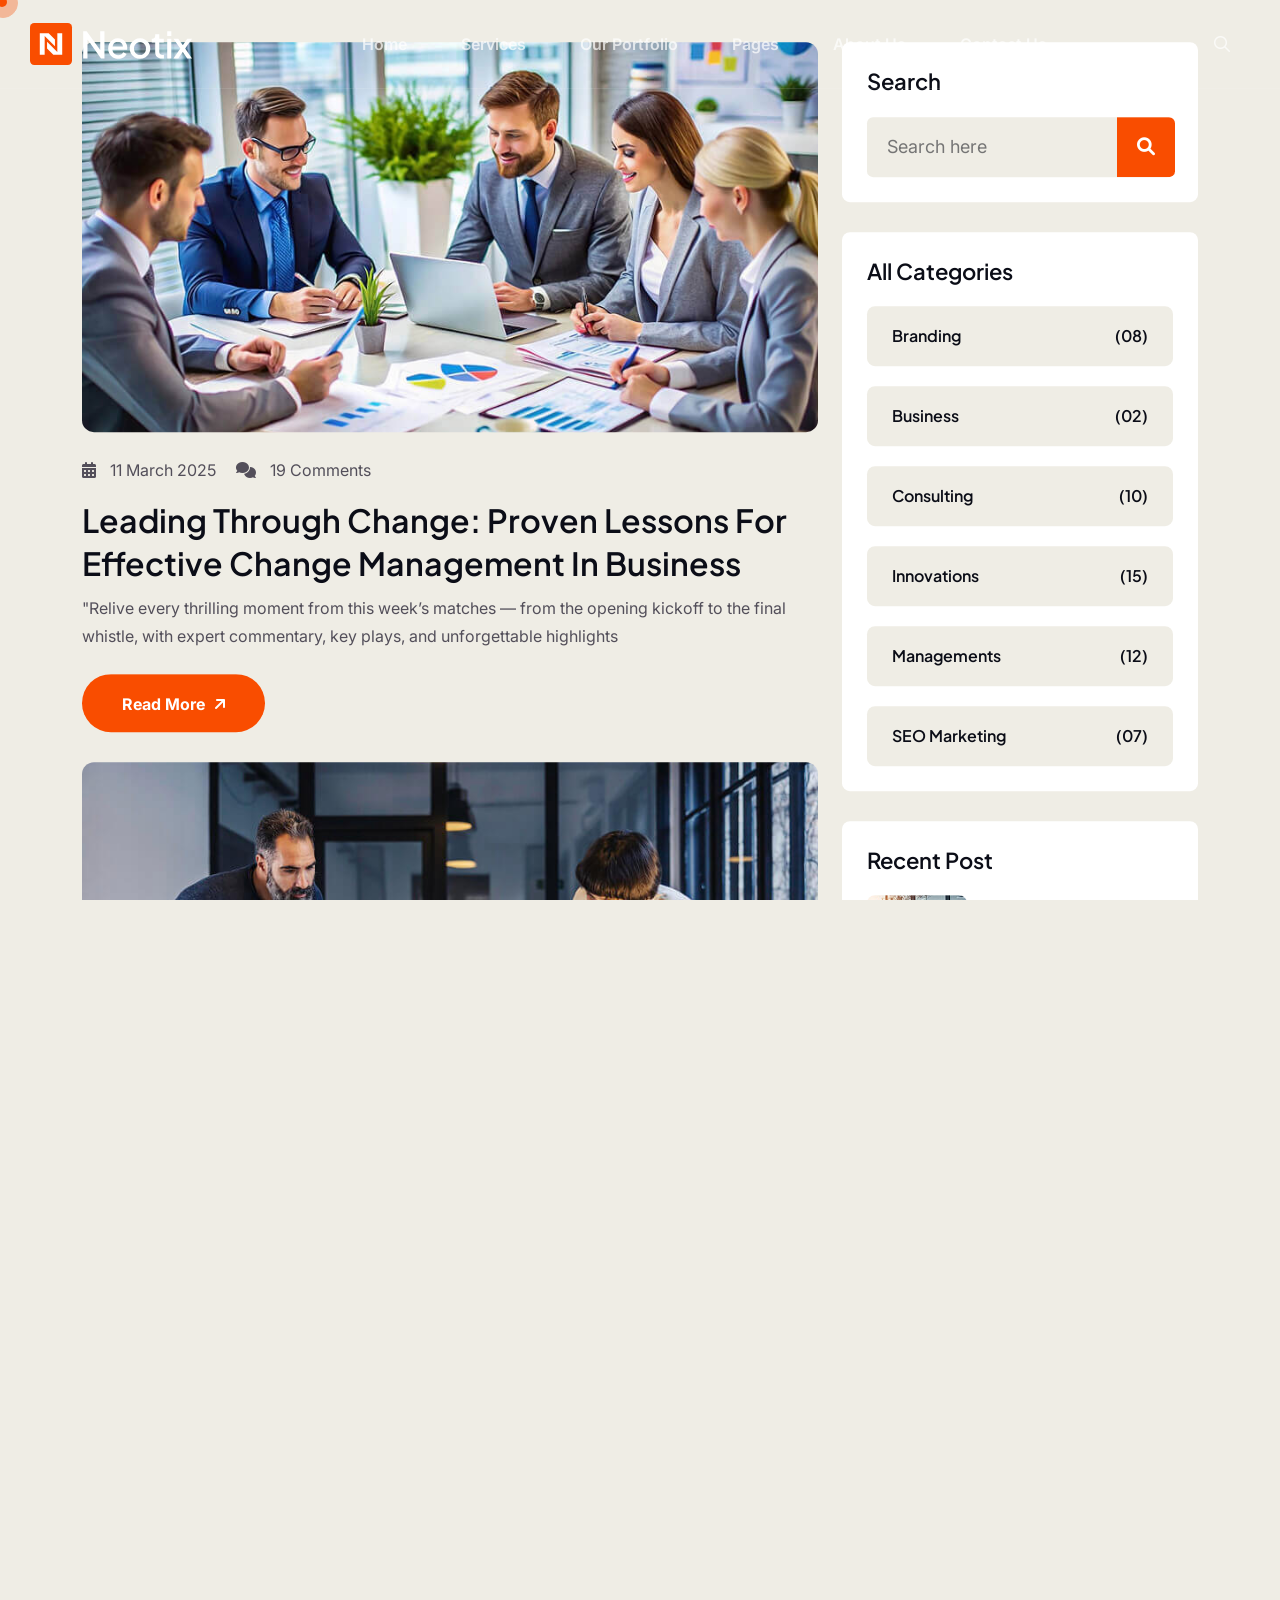
<file: news.html>
<!DOCTYPE html>
<html lang="en">
    <!--<< Header Area >>-->

<head>
        <!-- ========== Meta Tags ========== -->
        <meta charset="UTF-8">
        <meta http-equiv="X-UA-Compatible" content="IE=edge">
        <meta name="viewport" content="width=device-width, initial-scale=1">
        <meta name="author" content="Gramentheme">
        <meta name="description" content="Brevon - Multipurpose Business HTML Template">
        <!-- ======== Page title ============ -->
        <title>Neotix - IT Service & Solution</title>
        <!--<< Favcion >>-->
        <link rel="shortcut icon" href="assets/img/favicon.svg">
        <!--<< Bootstrap min.css >>-->
        <link rel="stylesheet" href="assets/css/bootstrap.min.css">
        <!--<< All Min Css >>-->
        <link rel="stylesheet" href="assets/css/all.min.css">
        <!--<< Animate.css >>-->
        <link rel="stylesheet" href="assets/css/animate.css">
        <!--<< Magnific Popup.css >>-->
        <link rel="stylesheet" href="assets/css/magnific-popup.css">
        <!--<< MeanMenu.css >>-->
        <link rel="stylesheet" href="assets/css/meanmenu.css">
        <!--<< Swiper Bundle.css >>-->
        <link rel="stylesheet" href="assets/css/swiper-bundle.min.css">
        <!--<< Nice Select.css >>-->
        <link rel="stylesheet" href="assets/css/nice-select.css">
        <!--<< Main.css >>-->
        <link rel="stylesheet" href="assets/css/main.css">
    </head>
    <body>

        <!-- Preloader Start -->
        <div id="preloader" class="preloader">
            <div class="animation-preloader">
                <div class="spinner">                
                </div>
                <div class="txt-loading">
                    <span data-text-preloader="N" class="letters-loading">
                        N
                    </span>
                    <span data-text-preloader="E" class="letters-loading">
                        E
                    </span>
                    <span data-text-preloader="O" class="letters-loading">
                        O
                    </span>
                    <span data-text-preloader="T" class="letters-loading">
                        T
                    </span>
                    <span data-text-preloader="I" class="letters-loading">
                        I
                    </span>
                    <span data-text-preloader="X" class="letters-loading">
                        X
                    </span>
                </div>
                <p class="text-center">Loading</p>
            </div>
            <div class="loader">
                <div class="row">
                    <div class="col-3 loader-section section-left">
                        <div class="bg"></div>
                    </div>
                    <div class="col-3 loader-section section-left">
                        <div class="bg"></div>
                    </div>
                    <div class="col-3 loader-section section-right">
                        <div class="bg"></div>
                    </div>
                    <div class="col-3 loader-section section-right">
                        <div class="bg"></div>
                    </div>
                </div>
            </div>
        </div>

        <!-- Back To Top Start -->
        <button id="back-top" class="back-to-top">
            <i class="fa-regular fa-arrow-up"></i>
        </button>

        <!-- GT MouseCursor Start -->
        <div class="mouseCursor cursor-outer"></div>
        <div class="mouseCursor cursor-inner"></div>
       

         <!-- Header-Top Section Start -->
        <div class="header-top-section">
            <div class="container-fluid">
                <div class="header-top-wrapper">
                    <div class="header-left">
                         <ul class="list">
                            <li>
                                <i class="fa-solid fa-location-dot"></i>
                                Riverside Park EU-1001
                            </li>
                            <li>।</li>
                            <li>
                                <i class="fa-regular fa-envelope"></i>
                                <a href="#">hello@neotix.com</a>
                            </li>
                        </ul>
                    </div>
                    <div class="header-right">
                        <span><i class="fa-regular fa-clock"></i> Mon–Fri 09:00 AM – 06:00 PM</span>
                            <div class="social-icon">
                            <a href="#"><i class="fa-brands fa-facebook-f"></i></a>
                            <a href="#"><i class="fa-brands fa-twitter"></i></a>
                            <a href="#"><i class="fa-brands fa-linkedin"></i></a>
                            <a href="#"><i class="fa-brands fa-instagram"></i></a>
                        </div>
                    </div>
                </div>
            </div>
        </div>

         <!-- Offcanvas Area Start -->
        <div class="fix-area">
            <div class="offcanvas__info">
                <div class="offcanvas__wrapper">
                    <div class="offcanvas__content">
                        <div class="offcanvas__top mb-5 d-flex justify-content-between align-items-center">
                            <div class="offcanvas__logo">
                                <a href="index.html">
                                    <img src="assets/img/logo/black-logo.svg" alt="logo-img">
                                </a>
                            </div>
                            <div class="offcanvas__close">
                                <button>
                                <i class="fas fa-times"></i>
                                </button>
                            </div>
                        </div>
                        <p class="text d-none d-xl-block">
                            Nullam dignissim, ante scelerisque the  is euismod fermentum odio sem semper the is erat, a feugiat leo urna eget eros. Duis Aenean a imperdiet risus.
                        </p>
                        <div class="mobile-menu fix mb-3"></div>
                        <div class="offcanvas__contact d-xl-block">
                            <h4 class="d-xl-block">Contact Info</h4>
                            <ul class="d-xl-block">
                                <li class="d-flex align-items-center">
                                    <div class="offcanvas__contact-icon">
                                        <i class="fal fa-map-marker-alt"></i>
                                    </div>
                                    <div class="offcanvas__contact-text">
                                        <a target="_blank" href="#">Main Street, Melbourne, Australia</a>
                                    </div>
                                </li>
                                <li class="d-flex align-items-center">
                                    <div class="offcanvas__contact-icon mr-15">
                                        <i class="fal fa-envelope"></i>
                                    </div>
                                    <div class="offcanvas__contact-text">
                                        <a href="#"><span class="mailto:info@example.com">info@example.com</span></a>
                                    </div>
                                </li>
                                <li class="d-flex align-items-center">
                                    <div class="offcanvas__contact-icon mr-15">
                                        <i class="fal fa-clock"></i>
                                    </div>
                                    <div class="offcanvas__contact-text">
                                        <a target="_blank" href="#">Mod-friday, 09am -05pm</a>
                                    </div>
                                </li>
                                <li class="d-flex align-items-center">
                                    <div class="offcanvas__contact-icon mr-15">
                                        <i class="far fa-phone"></i>
                                    </div>
                                    <div class="offcanvas__contact-text">
                                        <a href="#">+11002345909</a>
                                    </div>
                                </li>
                            </ul>
                            <div class="social-icon d-flex align-items-center">
                                <a href="#"><i class="fab fa-facebook-f"></i></a>
                                <a href="#"><i class="fab fa-twitter"></i></a>
                                <a href="#"><i class="fab fa-youtube"></i></a>
                                <a href="#"><i class="fab fa-linkedin-in"></i></a>
                            </div>
                        </div>
                    </div>
                </div>
            </div>
        </div>
        <div class="offcanvas__overlay"></div>

        
       
        <!-- Header Section Start -->
        <header id="header-sticky" class="header-1">
            <div class="container-fluid">
                <div class="mega-menu-wrapper">
                    <div class="header-main">
                        <div class="header-left">
                            <div class="logo">
                            <a href="index.html" class="header-logo">
                                <img src="assets/img/logo/white-logo.svg" alt="logo-img">
                            </a>
                            <a href="index.html" class="header-logo-2">
                                <img src="assets/img/logo/black-logo.svg" alt="logo-img">
                            </a>
                        </div>
                        </div>
                        <div class="mean__menu-wrapper">
                                <div class="main-menu">
                                    <nav id="mobile-menu">
                                        <ul>
                                            <li>
                                                <a href="index.html">Home</a>
                                            </li>
                                            <li>
                                                <a href="service.html">Services</a>
                                            </li>
                                            <li>
                                                <a href="project.html">Our Portfolio</a>
                                            </li>
                                            <li class="has-dropdown">
                                                <a href="#">Pages</a>
                                                <ul class="submenu">
                                                    <li>
                                                        <a href="team.html">Our Team</a>
                                                    </li>
                                                    <li>
                                                        <a href="faq.html">FAQs</a>
                                                    </li>
                                                    <li>
                                                        <a href="news.html">Blog</a>
                                                    </li>
                                                    <li>
                                                        <a href="pricing.html">Pricing</a>
                                                    </li>
                                                </ul>
                                            </li>
                                            <li>
                                                <a href="about.html">About Us</a>
                                            </li>
                                            <li>
                                                <a href="contact.html">Contact Us</a>
                                            </li>
                                        </ul>
                                    </nav>
                                </div>
                            </div> 
                          <div class="header-right d-flex justify-content-end align-items-center">
                            <div class="menu_search">
                                <button class="search_btn"><i class="far fa-search"></i></button>
                            </div>
                            <div class="header-btn">
                                <h6>
                                    <i class="fa-regular fa-phone-volume"></i>
                                    <a href="#">+(528) 456-7592</a>
                                </h6>
                                <div class="header-button">
                                <a href="contact.html" class="theme-btn">
                                   Get In Touch <i class="fa-solid fa-arrow-up-right"></i>
                                </a>
                            </div>
                            <div class="header__hamburger d-xl-none my-auto">
                                <div class="sidebar__toggle">
                                    <i class="fas fa-bars"></i>
                                </div>
                              </div>
                            </div>
                        </div>
                    </div>
                </div>
            </div>
        </header>

        <!-- start: Search Popup -->
        <div class="search_popup">
            <div class="container">
            <div class="row">
                <div class="col-xxl-12">
                <div class="search_wrapper">
                    <div class="search_top d-flex align-items-center">
                    <div class="search_logo">
                        <a href="index.html">
                        <img src="assets/img/logo/white-logo.svg" alt="img">
                        </a>
                    </div>
                    <div class="search_close">
                        <button type="button" class="search_close_btn">
                        <i class="fa-thin fa-times"></i>
                        </button>
                    </div>
                    </div>
                    <div class="search_form">
                    <form action="#">
                        <div class="search_input">
                        <input class="search-input-field" type="text" placeholder="Type here to search...">
                        <span class="search-focus-border"></span>
                        <button type="submit">
                            <svg width="20" height="20" viewBox="0 0 20 20" fill="none" xmlns="http://www.w3.org/2000/svg">
                            <path
                                d="M9.55 18.1C14.272 18.1 18.1 14.272 18.1 9.55C18.1 4.82797 14.272 1 9.55 1C4.82797 1 1 4.82797 1 9.55C1 14.272 4.82797 18.1 9.55 18.1Z"
                                stroke="currentColor" stroke-width="1.5" stroke-linecap="round" stroke-linejoin="round" />
                            <path d="M19.0002 19.0002L17.2002 17.2002" stroke="currentColor" stroke-width="1.5"
                                stroke-linecap="round" stroke-linejoin="round" />
                            </svg>
                        </button>
                        </div>
                    </form>
                    </div>
                </div>
                </div>
            </div>
            </div>
        </div>
        <div class="search-popup-overlay"></div>

        
        <div id="smooth-wrapper">
            <div id="smooth-content">

                <!-- Breadcrumb Section Start -->
                <div class="breadcrumb-wrapper bg-cover" style="background-image: url('assets/img/breadcrumb.jpg');">
                    <div class="container">
                        <div class="page-heading">
                            <div class="breadcrumb-sub-title">
                                <h1 class="text-white wow fadeInUp" data-wow-delay=".3s">Latest Blog</h1>
                            </div>
                            <ul class="breadcrumb-items wow fadeInUp" data-wow-delay=".5s">
                                <li>
                                    <a href="index.html">
                                        <i class="fa-solid fa-house"></i> Home
                                    </a>
                                </li>
                                <li>
                                    /
                                </li>
                                <li>
                                    Blog
                                </li>
                            </ul>
                        </div>
                    </div>
                </div>
                
              <!-- News-Details Section Start -->
                <section class="news-standard-section section-padding">
                    <div class="container">
                        <div class="gt-news-standard-wrapper">
                            <div class="row g-4">
                                <div class="col-12 col-lg-8">
                                    <div class="gt-news-standard-items">
                                        <div class="gt-news-card-items-4">
                                            <div class="gt-news-image">
                                                <img src="assets/img/inner-page/blog-post-1.jpg" alt="img">
                                            </div>
                                            <div class="gt-news-content">
                                            <ul class="gt-date-list">
                                                    <li>
                                                        <i class="fa-solid fa-calendar-days"></i>
                                                        11 March 2025
                                                    </li>
                                                    <li>
                                                        <i class="fa-solid fa-comments"></i>
                                                        19 Comments
                                                    </li>
                                               </ul>
                                                <h3>
                                                    <a href="news-details.html">
                                                    Leading Through Change: Proven Lessons for Effective Change Management in Business
                                                    </a>
                                                </h3>
                                            <p>
                                                "Relive every thrilling moment from this week’s matches — from the opening kickoff to the final whistle, with expert commentary, key plays, and unforgettable highlights 
                                            </p>
                                                <a href="news-details.html" class="theme-btn">
                                                    Read More <i class="fa-solid fa-arrow-up-right"></i>
                                                </a>
                                            </div>
                                        </div>
                                        <div class="gt-news-card-items-4">
                                            <div class="gt-news-image">
                                                <img src="assets/img/inner-page/blog-post-2.jpg" alt="img">
                                            </div>
                                            <div class="gt-news-content">
                                            <ul class="gt-date-list">
                                                <li>
                                                    <i class="fa-solid fa-calendar-days"></i>
                                                    11 March 2025
                                                </li>
                                                <li>
                                                    <i class="fa-solid fa-comments"></i>
                                                    19 Comments
                                                </li>
                                            </ul>
                                            <h3>
                                                <a href="news-details.html">
                                                Harnessing Digital Transformation: A Roadmap to Future-Proof Your Business
                                                </a>
                                            </h3>
                                            <p>
                                                Follow our journey through the highs and lows of the season, capturing every victory, setback, and defining moment on the road to claiming the ultimate championship glory.
                                            </p>
                                            <a href="news-details.html" class="theme-btn">
                                                    Read More <i class="fa-solid fa-arrow-up-right"></i>
                                                </a>
                                            </div>
                                        </div>
                                        <div class="gt-news-card-items-4 mb-0">
                                            <div class="gt-news-image">
                                                <img src="assets/img/inner-page/blog-post-3.jpg" alt="img">
                                            </div>
                                            <div class="gt-news-content">
                                            <ul class="gt-date-list">
                                                <li>
                                                    <i class="fa-solid fa-calendar-days"></i>
                                                    11 March 2025
                                                </li>
                                                <li>
                                                    <i class="fa-solid fa-comments"></i>
                                                    19 Comments
                                                </li>
                                            </ul>
                                            <h3>
                                                <a href="news-details.html">
                                               Unlocking Business Potential: Innovative Solutions for Unmatched Success
                                                </a>
                                            </h3>
                                            <p>
                                                Our Youth Academy is dedicated to developing future football stars, providing top-tier coaching, essential skills, and a strong foundation to nurture talent and inspire 
                                            </p>
                                                <a href="news-details.html" class="theme-btn">
                                                    Read More <i class="fa-solid fa-arrow-up-right"></i>
                                                </a>
                                            </div>
                                        </div>
                                        <div class="page-nav-wrap text-center">
                                            <ul>
                                                <li><a class="page-numbers" href="#"><i class="fa-solid fa-arrow-up-left"></i></a></li>
                                                <li class="active"><a class="page-numbers" href="#">01</a></li>
                                                <li><a class="page-numbers" href="#">02</a></li>
                                                <li><a class="page-numbers" href="#">03</a></li>
                                                <li><a class="page-numbers" href="#"><i class="fa-solid fa-arrow-up-right"></i></a></li>
                                            </ul>
                                        </div>
                                    </div>
                                </div>
                                <div class="col-lg-4 col-12">
                                    <div class="gt-main-sideber sticky-style">
                                        <div class="gt-single-sideber-widget">
                                            <div class="gt-widget-title">
                                                <h3>Search</h3>
                                            </div>
                                            <div class="gt-search-widget">
                                                <form action="#">
                                                    <input type="text" placeholder="Search here">
                                                    <button type="submit"><i class="fa-solid fa-magnifying-glass"></i></button>
                                                </form>
                                            </div>
                                        </div>
                                        <div class="gt-single-sideber-widget">
                                            <div class="gt-widget-title">
                                                <h3>All Categories</h3>
                                            </div>
                                            <ul class="gt-category-list">
                                                <li><a href="news-details.html">Branding  </a><span>(08)</span></li>
                                                <li><a href="news-details.html">Business </a><span>(02)</span></li>
                                                <li><a href="news-details.html">Consulting </a><span>(10)</span></li>
                                                <li><a href="news-details.html">Innovations  </a><span>(15)</span></li>
                                                <li><a href="news-details.html">Managements </a><span>(12)</span></li>
                                                <li><a href="news-details.html">SEO Marketing  </a><span>(07)</span></li>
                                            </ul>
                                        </div>
                                        <div class="gt-single-sideber-widget">
                                            <div class="gt-widget-title">
                                                <h3>Recent Post</h3>
                                            </div>
                                            <div class="gt-recent-post-area">
                                                <div class="gt-recent-items">
                                                    <div class="gt-recent-thumb">
                                                        <img src="assets/img/inner-page/post-1.jpg" alt="img">
                                                    </div>
                                                    <div class="gt-recent-content">
                                                        <h5>
                                                            <a href="news-details.html">
                                                            How to Stay Ahead of the Business Curve
                                                            </a>
                                                        </h5>
                                                        <ul>
                                                            <li>
                                                                March 26, 2025
                                                            </li>
                                                        </ul>
                                                    </div>
                                                </div>
                                                <div class="gt-recent-items">
                                                    <div class="gt-recent-thumb">
                                                        <img src="assets/img/inner-page/post-2.jpg" alt="img">
                                                    </div>
                                                    <div class="gt-recent-content">
                                                        <h5>
                                                            <a href="news-details.html">
                                                           How Digital Tools Shaping the Workforce
                                                            </a>
                                                        </h5>
                                                        <ul>
                                                            <li>
                                                                March 26, 2025
                                                            </li>
                                                        </ul>
                                                    </div>
                                                </div>
                                                <div class="gt-recent-items">
                                                    <div class="gt-recent-thumb">
                                                    <img src="assets/img/inner-page/post-3.jpg" alt="img">
                                                    </div>
                                                    <div class="gt-recent-content">
                                                        <h5>
                                                            <a href="news-details.html">
                                                            How to Sustainability into your Strategy
                                                            </a>
                                                        </h5>
                                                        <ul>
                                                            <li>
                                                                March 26, 2025
                                                            </li>
                                                        </ul>
                                                    </div>
                                                </div>
                                            </div>
                                        </div>
                                        <div class="gt-single-sideber-widget mb-0">
                                            <div class="gt-widget-title">
                                                <h3>Popular Tags</h3>
                                            </div>
                                            <div class="tagcloud">
                                                <a href="news-details.html">Growth</a>     
                                                <a href="news-details.html">Success</a>
                                                <a href="news-details.html">Innovate</a>
                                                <a href="news-details.html">Lead</a>
                                                <a href="news-details.html">Impact</a>
                                                <a href="news-details.html">Focus</a>
                                                <a href="news-details.html">Tech</a>
                                                <a href="news-details.html">Optimize</a>
                                            </div>
                                        </div>
                                    </div>
                                </div>
                            </div>
                        </div>
                    </div>
                </section>

                <!-- Footer Section Start -->
                <footer class="footer-section fix">
                    <div class="footer-area bg-cover" style="background-image: url(assets/img/home-1/footer-bg.jpg);">
                        <div class="container">
                        <div class="footer-widget-wrapper">
                            <div class="row justify-content-between">
                                <div class="col-xl-4 col-lg-5 col-md-6 wow fadeInUp" data-wow-delay=".2s">
                                    <div class="footer-widget-items">
                                        <div class="widget-head">
                                            <a href="index.html" class="footer-logo">
                                                <img src="assets/img/logo/white-logo.svg" alt="img">
                                            </a>
                                        </div>
                                        <div class="footer-content">
                                            <p>
                                                Businesses to thrive in changing digital world. With over a decade systems that drive growth an efficiency. From IT consulting.
                                            </p>
                                            <a href="contact.html" class="theme-btn">
                                                Get started now <i class="fa-solid fa-arrow-up-right"></i>
                                            </a>
                                        </div>
                                    </div>
                                </div>
                                <div class="col-xl-2 col-lg-3 col-md-6 wow fadeInUp" data-wow-delay=".4s">
                                    <div class="footer-widget-items">
                                        <div class="widget-head">
                                            <h3>Company</h3>
                                        </div>
                                        <ul class="list-area">
                                            <li>
                                                <a href="about.html">
                                                    About us
                                                </a>
                                            </li>
                                            <li>
                                                <a href="contact.html">
                                                    Work process
                                                </a>
                                            </li>
                                            <li>
                                                <a href="about.html">
                                                    About us
                                                </a>
                                            </li>
                                            <li>
                                                <a href="team.html">
                                                    Our team
                                                </a>
                                            </li>
                                            <li>
                                                <a href="contact.html">
                                                    Contact
                                                </a>
                                            </li>
                                            <li>
                                                <a href="news.html">
                                                    Blogs
                                                </a>
                                            </li>
                                        </ul>
                                    </div>
                                </div>
                                <div class="col-xl-3 ps-lg-5 col-lg-4 col-md-6 wow fadeInUp" data-wow-delay=".6s">
                                    <div class="footer-widget-items">
                                        <div class="widget-head">
                                            <h3>Recourse</h3>
                                        </div>
                                        <ul class="list-area">
                                            <li>
                                                <a href="service-details.html">
                                                    Future innovations
                                                </a>
                                            </li>
                                            <li>
                                                <a href="service-details.html">
                                                    Smart solutions
                                                </a>
                                            </li>
                                            <li>
                                                <a href="service-details.html">
                                                        IT consulting
                                                </a>
                                            </li>
                                            <li>
                                                <a href="service-details.html">
                                                    NextGen  IT 
                                                </a>
                                            </li>
                                            <li>
                                                <a href="service-details.html">
                                                    Cyber security
                                                </a>
                                            </li>
                                            <li>
                                                <a href="service-details.html">
                                                    Software solution
                                                </a>
                                            </li>
                                        </ul>
                                    </div>
                                </div>
                                <div class="col-xl-3 col-lg-6 col-md-6 wow fadeInUp" data-wow-delay=".8s">
                                    <div class="footer-widget-items">
                                        <div class="widget-head">
                                            <h3>Subscribe Newsletter</h3>
                                        </div>
                                        <div class="contact-item">
                                            <form action="#">
                                                <input type="text" placeholder="Email address">
                                            </form>
                                            <button type="submit" class="theme-btn w-100">
                                                    Subscribe now <i class="fa-solid fa-arrow-up-right"></i>
                                            </button>
                                            <div class="social-icon">
                                                <a href="#"><i class="fa-brands fa-facebook-f"></i></a>
                                                <a href="#"><i class="fa-brands fa-linkedin-in"></i></a>
                                                <a href="#"><i class="fa-brands fa-twitter"></i></a>
                                                <a href="#"><i class="fa-brands fa-youtube"></i></a>
                                            </div>
                                        </div>
                                    </div>
                                </div>
                            </div>
                        </div>
                        <div class="footer-bottom-wrapper">
                            <p class="wow fadeInUp" data-wow-delay=".3s">
                               Copyright <span>Samia.</span> All rights reserved.
                            </p>
                            <ul class="footer-list wow fadeInUp" data-wow-delay=".7s">
                                <li>
                                    <a href="contact.html">Privacy policy</a>
                                </li>
                                <li>।</li>
                                <li>
                                    <a href="contact.html">Terms & conditions</a>
                                </li>
                            </ul>
                        </div>
                    </div>
                    </div>
                </footer>

            </div>
        </div>

       

        
        <!--<< All JS Plugins >>-->
        <script src="assets/js/jquery-3.7.1.min.js"></script>
        <!--<< Viewport Js >>-->
        <script src="assets/js/viewport.jquery.js"></script>
        <!--<< Bootstrap Js >>-->
        <script src="assets/js/bootstrap.bundle.min.js"></script>
        <!--<< Gsap Min Js >>-->
        <script src="assets/js/gsap.min.js"></script>
        <!--<< ScrollTrigger Min Js >>-->
        <script src="assets/js/ScrollTrigger.min.js"></script>
        <!--<< ScrollSmoother Min Js >>-->
        <script src="assets/js/ScrollSmoother.min.js"></script>
        <!--<< ScrollToPlugin Min Js >>-->
        <script src="assets/js/ScrollToPlugin.min.js"></script>
        <!--<< SplitText Min Js >>-->
        <script src="assets/js/SplitText.min.js"></script>
        <!--<< TextPlugin Min Js >>-->
        <script src="assets/js/TextPlugin.js"></script>
         <!--<< Chroma Min Js >>-->
        <script src="assets/js/chroma.min.js"></script>
        <!--<< nice-selec Js >>-->
        <script src="assets/js/jquery.nice-select.min.js"></script>
        <!--<< Waypoints Js >>-->
        <script src="assets/js/jquery.waypoints.js"></script>
        <!--<< Counterup Js >>-->
        <script src="assets/js/jquery.counterup.min.js"></script>
        <!--<< Swiper Slider Js >>-->
        <script src="assets/js/swiper-bundle.min.js"></script>
        <!--<< MeanMenu Js >>-->
        <script src="assets/js/jquery.meanmenu.min.js"></script>
        <!--<< Parallaxie Js >>-->
        <script src="assets/js/parallaxie.js"></script>
        <!--<< Magnific Popup Js >>-->
        <script src="assets/js/jquery.magnific-popup.min.js"></script>
        <!--<< Wow Animation Js >>-->
        <script src="assets/js/wow.min.js"></script>
        <!--<< Main.js >>-->
        <script src="assets/js/main.js"></script>
    </body>

</html>
</file>
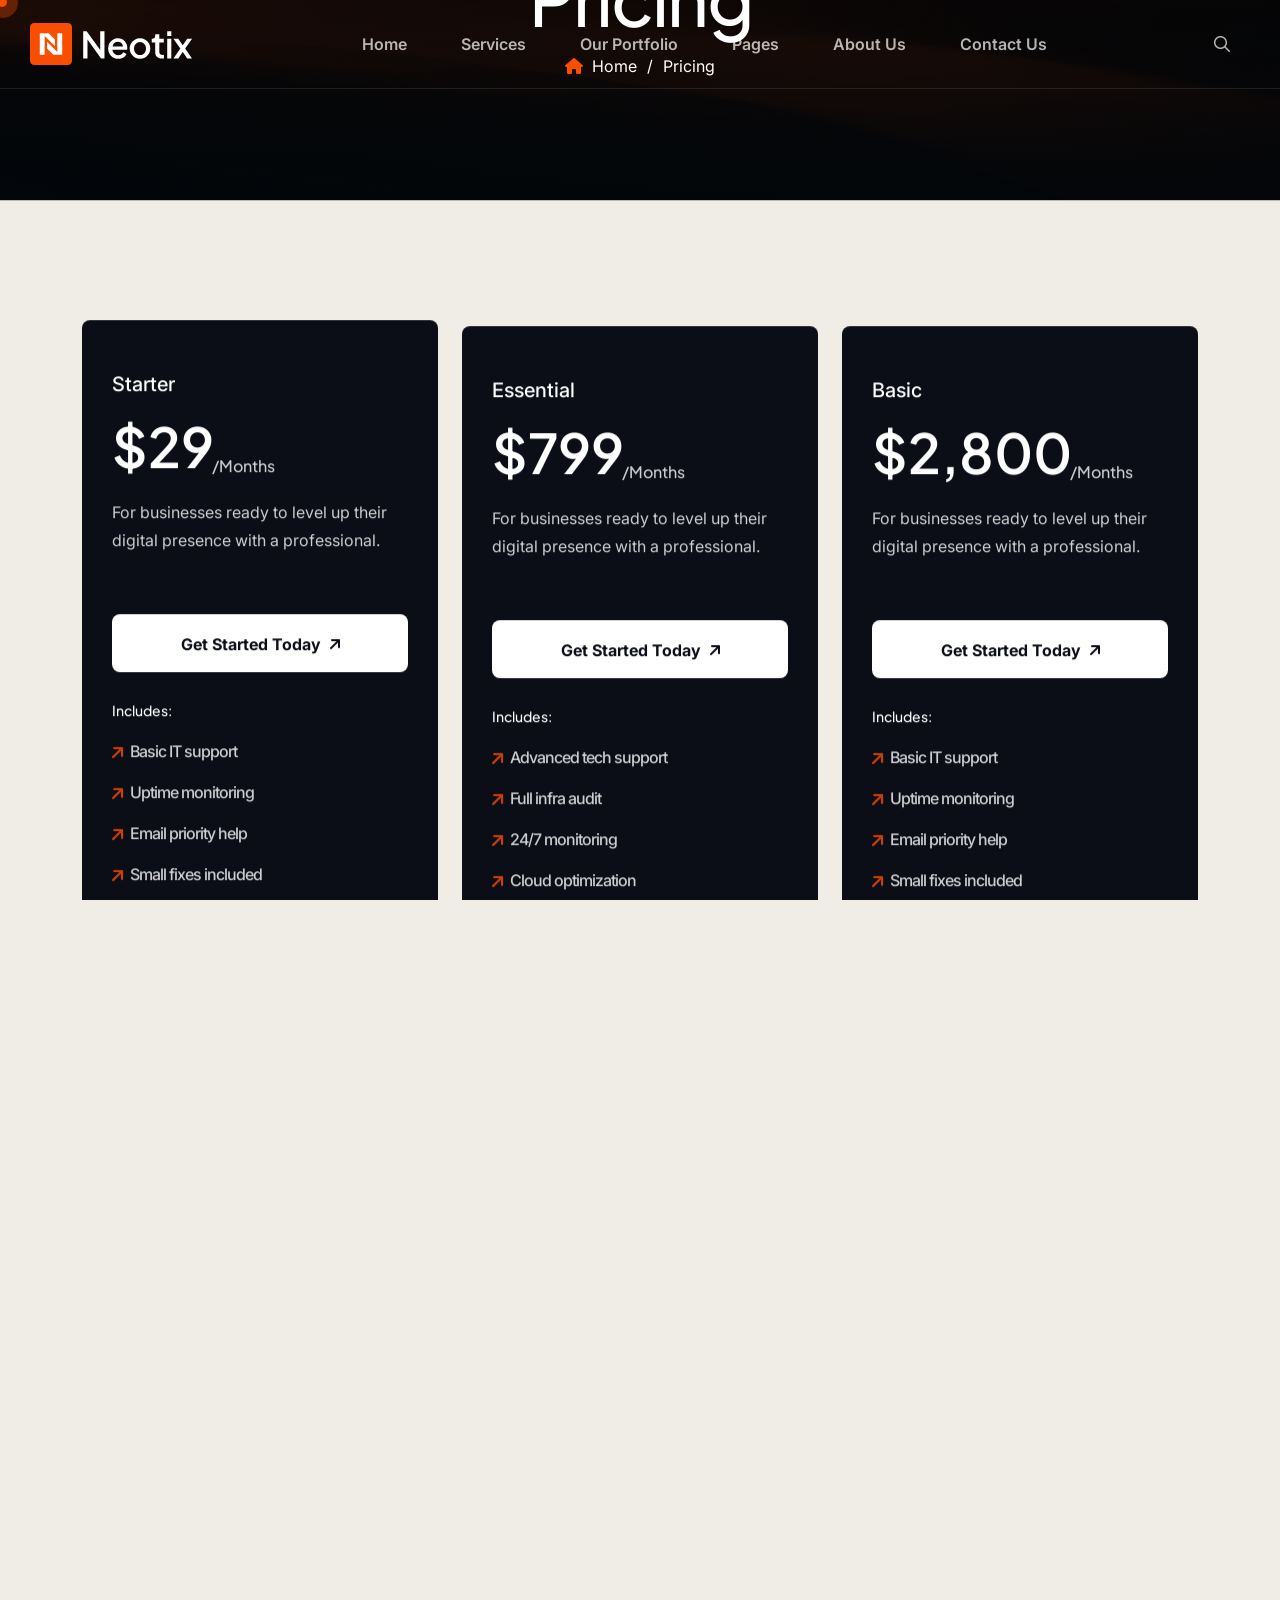
<file: pricing.html>
<!DOCTYPE html>
<html lang="en">
    <!--<< Header Area >>-->

<head>
        <!-- ========== Meta Tags ========== -->
        <meta charset="UTF-8">
        <meta http-equiv="X-UA-Compatible" content="IE=edge">
        <meta name="viewport" content="width=device-width, initial-scale=1">
        <meta name="author" content="Gramentheme">
        <meta name="description" content="Brevon - Multipurpose Business HTML Template">
        <!-- ======== Page title ============ -->
        <title>Neotix - IT Service & Solution</title>
        <!--<< Favcion >>-->
        <link rel="shortcut icon" href="assets/img/favicon.svg">
        <!--<< Bootstrap min.css >>-->
        <link rel="stylesheet" href="assets/css/bootstrap.min.css">
        <!--<< All Min Css >>-->
        <link rel="stylesheet" href="assets/css/all.min.css">
        <!--<< Animate.css >>-->
        <link rel="stylesheet" href="assets/css/animate.css">
        <!--<< Magnific Popup.css >>-->
        <link rel="stylesheet" href="assets/css/magnific-popup.css">
        <!--<< MeanMenu.css >>-->
        <link rel="stylesheet" href="assets/css/meanmenu.css">
        <!--<< Swiper Bundle.css >>-->
        <link rel="stylesheet" href="assets/css/swiper-bundle.min.css">
        <!--<< Nice Select.css >>-->
        <link rel="stylesheet" href="assets/css/nice-select.css">
        <!--<< Main.css >>-->
        <link rel="stylesheet" href="assets/css/main.css">
    </head>
    <body>

        
        <!-- Preloader Start -->
        <div id="preloader" class="preloader">
            <div class="animation-preloader">
                <div class="spinner">                
                </div>
                <div class="txt-loading">
                    <span data-text-preloader="N" class="letters-loading">
                        N
                    </span>
                    <span data-text-preloader="E" class="letters-loading">
                        E
                    </span>
                    <span data-text-preloader="O" class="letters-loading">
                        O
                    </span>
                    <span data-text-preloader="T" class="letters-loading">
                        T
                    </span>
                    <span data-text-preloader="I" class="letters-loading">
                        I
                    </span>
                    <span data-text-preloader="X" class="letters-loading">
                        X
                    </span>
                </div>
                <p class="text-center">Loading</p>
            </div>
            <div class="loader">
                <div class="row">
                    <div class="col-3 loader-section section-left">
                        <div class="bg"></div>
                    </div>
                    <div class="col-3 loader-section section-left">
                        <div class="bg"></div>
                    </div>
                    <div class="col-3 loader-section section-right">
                        <div class="bg"></div>
                    </div>
                    <div class="col-3 loader-section section-right">
                        <div class="bg"></div>
                    </div>
                </div>
            </div>
        </div>

        <!-- Back To Top Start -->
        <button id="back-top" class="back-to-top">
            <i class="fa-regular fa-arrow-up"></i>
        </button>

        <!-- GT MouseCursor Start -->
        <div class="mouseCursor cursor-outer"></div>
        <div class="mouseCursor cursor-inner"></div>
       

        <!-- Header-Top Section Start -->
        <div class="header-top-section">
            <div class="container-fluid">
                <div class="header-top-wrapper">
                    <div class="header-left">
                         <ul class="list">
                            <li>
                                <i class="fa-solid fa-location-dot"></i>
                                Riverside Park EU-1001
                            </li>
                            <li>।</li>
                            <li>
                                <i class="fa-regular fa-envelope"></i>
                                <a href="#">hello@neotix.com</a>
                            </li>
                        </ul>
                    </div>
                    <div class="header-right">
                        <span><i class="fa-regular fa-clock"></i> Mon–Fri 09:00 AM – 06:00 PM</span>
                            <div class="social-icon">
                            <a href="#"><i class="fa-brands fa-facebook-f"></i></a>
                            <a href="#"><i class="fa-brands fa-twitter"></i></a>
                            <a href="#"><i class="fa-brands fa-linkedin"></i></a>
                            <a href="#"><i class="fa-brands fa-instagram"></i></a>
                        </div>
                    </div>
                </div>
            </div>
        </div>

         <!-- Offcanvas Area Start -->
        <div class="fix-area">
            <div class="offcanvas__info">
                <div class="offcanvas__wrapper">
                    <div class="offcanvas__content">
                        <div class="offcanvas__top mb-5 d-flex justify-content-between align-items-center">
                            <div class="offcanvas__logo">
                                <a href="index.html">
                                    <img src="assets/img/logo/black-logo.svg" alt="logo-img">
                                </a>
                            </div>
                            <div class="offcanvas__close">
                                <button>
                                <i class="fas fa-times"></i>
                                </button>
                            </div>
                        </div>
                        <p class="text d-none d-xl-block">
                            Nullam dignissim, ante scelerisque the  is euismod fermentum odio sem semper the is erat, a feugiat leo urna eget eros. Duis Aenean a imperdiet risus.
                        </p>
                        <div class="mobile-menu fix mb-3"></div>
                        <div class="offcanvas__contact d-xl-block">
                            <h4 class="d-xl-block">Contact Info</h4>
                            <ul class="d-xl-block">
                                <li class="d-flex align-items-center">
                                    <div class="offcanvas__contact-icon">
                                        <i class="fal fa-map-marker-alt"></i>
                                    </div>
                                    <div class="offcanvas__contact-text">
                                        <a target="_blank" href="#">Main Street, Melbourne, Australia</a>
                                    </div>
                                </li>
                                <li class="d-flex align-items-center">
                                    <div class="offcanvas__contact-icon mr-15">
                                        <i class="fal fa-envelope"></i>
                                    </div>
                                    <div class="offcanvas__contact-text">
                                        <a href="#"><span class="mailto:info@example.com">info@example.com</span></a>
                                    </div>
                                </li>
                                <li class="d-flex align-items-center">
                                    <div class="offcanvas__contact-icon mr-15">
                                        <i class="fal fa-clock"></i>
                                    </div>
                                    <div class="offcanvas__contact-text">
                                        <a target="_blank" href="#">Mod-friday, 09am -05pm</a>
                                    </div>
                                </li>
                                <li class="d-flex align-items-center">
                                    <div class="offcanvas__contact-icon mr-15">
                                        <i class="far fa-phone"></i>
                                    </div>
                                    <div class="offcanvas__contact-text">
                                        <a href="#">+11002345909</a>
                                    </div>
                                </li>
                            </ul>
                            <div class="social-icon d-flex align-items-center">
                                <a href="#"><i class="fab fa-facebook-f"></i></a>
                                <a href="#"><i class="fab fa-twitter"></i></a>
                                <a href="#"><i class="fab fa-youtube"></i></a>
                                <a href="#"><i class="fab fa-linkedin-in"></i></a>
                            </div>
                        </div>
                    </div>
                </div>
            </div>
        </div>
        <div class="offcanvas__overlay"></div>
       
        <!-- Header Section Start -->
        <header id="header-sticky" class="header-1">
            <div class="container-fluid">
                <div class="mega-menu-wrapper">
                    <div class="header-main">
                        <div class="header-left">
                            <div class="logo">
                            <a href="index.html" class="header-logo">
                                <img src="assets/img/logo/white-logo.svg" alt="logo-img">
                            </a>
                            <a href="index.html" class="header-logo-2">
                                <img src="assets/img/logo/black-logo.svg" alt="logo-img">
                            </a>
                        </div>
                        </div>
                        <div class="mean__menu-wrapper">
                                <div class="main-menu">
                                    <nav id="mobile-menu">
                                        <ul>
                                            <li>
                                                <a href="index.html">Home</a>
                                            </li>
                                            <li>
                                                <a href="service.html">Services</a>
                                            </li>
                                            <li>
                                                <a href="project.html">Our Portfolio</a>
                                            </li>
                                            <li class="has-dropdown">
                                                <a href="#">Pages</a>
                                                <ul class="submenu">
                                                    <li>
                                                        <a href="team.html">Our Team</a>
                                                    </li>
                                                    <li>
                                                        <a href="faq.html">FAQs</a>
                                                    </li>
                                                    <li>
                                                        <a href="news.html">Blog</a>
                                                    </li>
                                                    <li>
                                                        <a href="pricing.html">Pricing</a>
                                                    </li>
                                                </ul>
                                            </li>
                                            <li>
                                                <a href="about.html">About Us</a>
                                            </li>
                                            <li>
                                                <a href="contact.html">Contact Us</a>
                                            </li>
                                        </ul>
                                    </nav>
                                </div>
                            </div> 
                          <div class="header-right d-flex justify-content-end align-items-center">
                            <div class="menu_search">
                                <button class="search_btn"><i class="far fa-search"></i></button>
                            </div>
                            <div class="header-btn">
                                <h6>
                                    <i class="fa-regular fa-phone-volume"></i>
                                    <a href="#">+(528) 456-7592</a>
                                </h6>
                                <div class="header-button">
                                <a href="contact.html" class="theme-btn">
                                   Get In Touch <i class="fa-solid fa-arrow-up-right"></i>
                                </a>
                            </div>
                            <div class="header__hamburger d-xl-none my-auto">
                                <div class="sidebar__toggle">
                                    <i class="fas fa-bars"></i>
                                </div>
                              </div>
                            </div>
                        </div>
                    </div>
                </div>
            </div>
        </header>

        <!-- start: Search Popup -->
        <div class="search_popup">
            <div class="container">
            <div class="row">
                <div class="col-xxl-12">
                <div class="search_wrapper">
                    <div class="search_top d-flex align-items-center">
                    <div class="search_logo">
                        <a href="index.html">
                        <img src="assets/img/logo/white-logo.svg" alt="img">
                        </a>
                    </div>
                    <div class="search_close">
                        <button type="button" class="search_close_btn">
                        <i class="fa-thin fa-times"></i>
                        </button>
                    </div>
                    </div>
                    <div class="search_form">
                    <form action="#">
                        <div class="search_input">
                        <input class="search-input-field" type="text" placeholder="Type here to search...">
                        <span class="search-focus-border"></span>
                        <button type="submit">
                            <svg width="20" height="20" viewBox="0 0 20 20" fill="none" xmlns="http://www.w3.org/2000/svg">
                            <path
                                d="M9.55 18.1C14.272 18.1 18.1 14.272 18.1 9.55C18.1 4.82797 14.272 1 9.55 1C4.82797 1 1 4.82797 1 9.55C1 14.272 4.82797 18.1 9.55 18.1Z"
                                stroke="currentColor" stroke-width="1.5" stroke-linecap="round" stroke-linejoin="round" />
                            <path d="M19.0002 19.0002L17.2002 17.2002" stroke="currentColor" stroke-width="1.5"
                                stroke-linecap="round" stroke-linejoin="round" />
                            </svg>
                        </button>
                        </div>
                    </form>
                    </div>
                </div>
                </div>
            </div>
            </div>
        </div>
        <div class="search-popup-overlay"></div>

        
        <div id="smooth-wrapper">
            <div id="smooth-content">

                <!-- Breadcrumb Section Start -->
                <div class="breadcrumb-wrapper bg-cover" style="background-image: url('assets/img/breadcrumb.jpg');">
                    <div class="container">
                        <div class="page-heading">
                            <div class="breadcrumb-sub-title">
                                <h1 class="text-white wow fadeInUp" data-wow-delay=".3s">Pricing</h1>
                            </div>
                            <ul class="breadcrumb-items wow fadeInUp" data-wow-delay=".5s">
                                <li>
                                    <a href="index.html">
                                        <i class="fa-solid fa-house"></i> Home
                                    </a>
                                </li>
                                <li>
                                    /
                                </li>
                                <li>
                                    Pricing
                                </li>
                            </ul>
                        </div>
                    </div>
                </div>
                
                <!-- Pricing Section-2 Start -->
                <section class="pricing-section-2 section-padding fix">
                    <div class="container">
                        <div class="row g-4">
                            <div class="col-xl-4 col-lg-6 col-md-6 text-anims">
                                <div class="pricing-box-items style-inner mt-0">
                                     <div class="nexella-hover-bx hover-bx"></div>
                                    <div class="nexella-hover-bx hover-bx2"></div>
                                    <div class="nexella-hover-bx hover-bx3"></div>
                                    <div class="nexella-hover-bx hover-bx4"></div>
                                    <div class="pricing-header">
                                        <span>Starter</span>
                                        <h3>
                                            $29
                                            <sub>/months</sub>
                                        </h3>
                                        <p>
                                            For businesses ready to level up their digital presence with a professional.
                                        </p>
                                    </div>
                                    <a href="pricing.html" class="theme-btn">
                                        Get started today <i class="fa-solid fa-arrow-up-right"></i>
                                    </a>
                                    <div class="pricing-list">
                                        <h5>Includes:</h5>
                                        <ul>
                                            <li>
                                                <i class="fa-solid fa-arrow-up-right"></i>
                                                Basic IT support
                                            </li>
                                            <li>
                                                <i class="fa-solid fa-arrow-up-right"></i>
                                                Uptime monitoring
                                            </li>
                                            <li>
                                                <i class="fa-solid fa-arrow-up-right"></i>
                                                Email priority help
                                            </li>
                                            <li>
                                                <i class="fa-solid fa-arrow-up-right"></i>
                                                Small fixes included
                                            </li>
                                            <li>
                                                <i class="fa-solid fa-arrow-up-right"></i>
                                                Team Q&A session
                                            </li>
                                        </ul>
                                    </div>
                                </div>
                            </div>
                            <div class="col-xl-4 col-lg-6 col-md-6 text-anims mt-0">
                                <div class="pricing-box-items style-inner">
                                     <div class="nexella-hover-bx hover-bx"></div>
                                    <div class="nexella-hover-bx hover-bx2"></div>
                                    <div class="nexella-hover-bx hover-bx3"></div>
                                    <div class="nexella-hover-bx hover-bx4"></div>
                                    <div class="pricing-header">
                                        <span>Essential</span>
                                        <h3>
                                            $799
                                            <sub>/months</sub>
                                        </h3>
                                        <p>
                                            For businesses ready to level up their digital presence with a professional.
                                        </p>
                                    </div>
                                    <a href="pricing.html" class="theme-btn">
                                        Get started today <i class="fa-solid fa-arrow-up-right"></i>
                                    </a>
                                    <div class="pricing-list">
                                        <h5>Includes:</h5>
                                        <ul>
                                            <li>
                                                <i class="fa-solid fa-arrow-up-right"></i>
                                                Advanced tech support
                                            </li>
                                            <li>
                                                <i class="fa-solid fa-arrow-up-right"></i>
                                                Full infra audit
                                            </li>
                                            <li>
                                                <i class="fa-solid fa-arrow-up-right"></i>
                                               24/7 monitoring
                                            </li>
                                            <li>
                                                <i class="fa-solid fa-arrow-up-right"></i>
                                                Cloud optimization
                                            </li>
                                            <li>
                                                <i class="fa-solid fa-arrow-up-right"></i>
                                                Disaster plan setup
                                            </li>
                                        </ul>
                                    </div>
                                </div>
                            </div>
                            <div class="col-xl-4 col-lg-6 col-md-6 text-anims mt-0">
                                <div class="pricing-box-items style-inner">
                                    <div class="nexella-hover-bx hover-bx"></div>
                                    <div class="nexella-hover-bx hover-bx2"></div>
                                    <div class="nexella-hover-bx hover-bx3"></div>
                                    <div class="nexella-hover-bx hover-bx4"></div>
                                    <div class="pricing-header">
                                        <span>Basic</span>
                                        <h3>
                                            $2,800
                                            <sub>/months</sub>
                                        </h3>
                                        <p>
                                            For businesses ready to level up their digital presence with a professional.
                                        </p>
                                    </div>
                                    <a href="pricing.html" class="theme-btn">
                                        Get started today <i class="fa-solid fa-arrow-up-right"></i>
                                    </a>
                                    <div class="pricing-list">
                                        <h5>Includes:</h5>
                                        <ul>
                                            <li>
                                                <i class="fa-solid fa-arrow-up-right"></i>
                                                Basic IT support
                                            </li>
                                            <li>
                                                <i class="fa-solid fa-arrow-up-right"></i>
                                                Uptime monitoring
                                            </li>
                                            <li>
                                                <i class="fa-solid fa-arrow-up-right"></i>
                                                Email priority help
                                            </li>
                                            <li>
                                                <i class="fa-solid fa-arrow-up-right"></i>
                                                Small fixes included
                                            </li>
                                            <li>
                                                <i class="fa-solid fa-arrow-up-right"></i>
                                                Team Q&A session
                                            </li>
                                        </ul>
                                    </div>
                                </div>
                            </div>
                        </div>
                    </div>
                </section>


                <!-- Footer Section Start -->
                <footer class="footer-section fix">
                    <div class="footer-area bg-cover" style="background-image: url(assets/img/home-1/footer-bg.jpg);">
                        <div class="container">
                        <div class="footer-widget-wrapper">
                            <div class="row justify-content-between">
                                <div class="col-xl-4 col-lg-5 col-md-6 wow fadeInUp" data-wow-delay=".2s">
                                    <div class="footer-widget-items">
                                        <div class="widget-head">
                                            <a href="index.html" class="footer-logo">
                                                <img src="assets/img/logo/white-logo.svg" alt="img">
                                            </a>
                                        </div>
                                        <div class="footer-content">
                                            <p>
                                                Businesses to thrive in changing digital world. With over a decade systems that drive growth an efficiency. From IT consulting.
                                            </p>
                                            <a href="contact.html" class="theme-btn">
                                                Get started now <i class="fa-solid fa-arrow-up-right"></i>
                                            </a>
                                        </div>
                                    </div>
                                </div>
                                <div class="col-xl-2 col-lg-3 col-md-6 wow fadeInUp" data-wow-delay=".4s">
                                    <div class="footer-widget-items">
                                        <div class="widget-head">
                                            <h3>Company</h3>
                                        </div>
                                        <ul class="list-area">
                                            <li>
                                                <a href="about.html">
                                                    About us
                                                </a>
                                            </li>
                                            <li>
                                                <a href="contact.html">
                                                    Work process
                                                </a>
                                            </li>
                                            <li>
                                                <a href="about.html">
                                                    About us
                                                </a>
                                            </li>
                                            <li>
                                                <a href="team.html">
                                                    Our team
                                                </a>
                                            </li>
                                            <li>
                                                <a href="contact.html">
                                                    Contact
                                                </a>
                                            </li>
                                            <li>
                                                <a href="news.html">
                                                    Blogs
                                                </a>
                                            </li>
                                        </ul>
                                    </div>
                                </div>
                                <div class="col-xl-3 ps-lg-5 col-lg-4 col-md-6 wow fadeInUp" data-wow-delay=".6s">
                                    <div class="footer-widget-items">
                                        <div class="widget-head">
                                            <h3>Recourse</h3>
                                        </div>
                                        <ul class="list-area">
                                            <li>
                                                <a href="service-details.html">
                                                    Future innovations
                                                </a>
                                            </li>
                                            <li>
                                                <a href="service-details.html">
                                                    Smart solutions
                                                </a>
                                            </li>
                                            <li>
                                                <a href="service-details.html">
                                                        IT consulting
                                                </a>
                                            </li>
                                            <li>
                                                <a href="service-details.html">
                                                    NextGen  IT 
                                                </a>
                                            </li>
                                            <li>
                                                <a href="service-details.html">
                                                    Cyber security
                                                </a>
                                            </li>
                                            <li>
                                                <a href="service-details.html">
                                                    Software solution
                                                </a>
                                            </li>
                                        </ul>
                                    </div>
                                </div>
                                <div class="col-xl-3 col-lg-6 col-md-6 wow fadeInUp" data-wow-delay=".8s">
                                    <div class="footer-widget-items">
                                        <div class="widget-head">
                                            <h3>Subscribe Newsletter</h3>
                                        </div>
                                        <div class="contact-item">
                                            <form action="#">
                                                <input type="text" placeholder="Email address">
                                            </form>
                                            <button type="submit" class="theme-btn w-100">
                                                    Subscribe now <i class="fa-solid fa-arrow-up-right"></i>
                                            </button>
                                            <div class="social-icon">
                                                <a href="#"><i class="fa-brands fa-facebook-f"></i></a>
                                                <a href="#"><i class="fa-brands fa-linkedin-in"></i></a>
                                                <a href="#"><i class="fa-brands fa-twitter"></i></a>
                                                <a href="#"><i class="fa-brands fa-youtube"></i></a>
                                            </div>
                                        </div>
                                    </div>
                                </div>
                            </div>
                        </div>
                        <div class="footer-bottom-wrapper">
                            <p class="wow fadeInUp" data-wow-delay=".3s">
                               Copyright <span>Samia.</span> All rights reserved.
                            </p>
                            <ul class="footer-list wow fadeInUp" data-wow-delay=".7s">
                                <li>
                                    <a href="contact.html">Privacy policy</a>
                                </li>
                                <li>।</li>
                                <li>
                                    <a href="contact.html">Terms & conditions</a>
                                </li>
                            </ul>
                        </div>
                    </div>
                    </div>
                </footer>

            </div>
        </div>

       

        
        <!--<< All JS Plugins >>-->
        <script src="assets/js/jquery-3.7.1.min.js"></script>
        <!--<< Viewport Js >>-->
        <script src="assets/js/viewport.jquery.js"></script>
        <!--<< Bootstrap Js >>-->
        <script src="assets/js/bootstrap.bundle.min.js"></script>
        <!--<< Gsap Min Js >>-->
        <script src="assets/js/gsap.min.js"></script>
        <!--<< ScrollTrigger Min Js >>-->
        <script src="assets/js/ScrollTrigger.min.js"></script>
        <!--<< ScrollSmoother Min Js >>-->
        <script src="assets/js/ScrollSmoother.min.js"></script>
        <!--<< ScrollToPlugin Min Js >>-->
        <script src="assets/js/ScrollToPlugin.min.js"></script>
        <!--<< SplitText Min Js >>-->
        <script src="assets/js/SplitText.min.js"></script>
        <!--<< TextPlugin Min Js >>-->
        <script src="assets/js/TextPlugin.js"></script>
         <!--<< Chroma Min Js >>-->
        <script src="assets/js/chroma.min.js"></script>
        <!--<< nice-selec Js >>-->
        <script src="assets/js/jquery.nice-select.min.js"></script>
        <!--<< Waypoints Js >>-->
        <script src="assets/js/jquery.waypoints.js"></script>
        <!--<< Counterup Js >>-->
        <script src="assets/js/jquery.counterup.min.js"></script>
        <!--<< Swiper Slider Js >>-->
        <script src="assets/js/swiper-bundle.min.js"></script>
        <!--<< MeanMenu Js >>-->
        <script src="assets/js/jquery.meanmenu.min.js"></script>
        <!--<< Parallaxie Js >>-->
        <script src="assets/js/parallaxie.js"></script>
        <!--<< Magnific Popup Js >>-->
        <script src="assets/js/jquery.magnific-popup.min.js"></script>
        <!--<< Wow Animation Js >>-->
        <script src="assets/js/wow.min.js"></script>
        <!--<< Main.js >>-->
        <script src="assets/js/main.js"></script>
    </body>

</html>
</file>
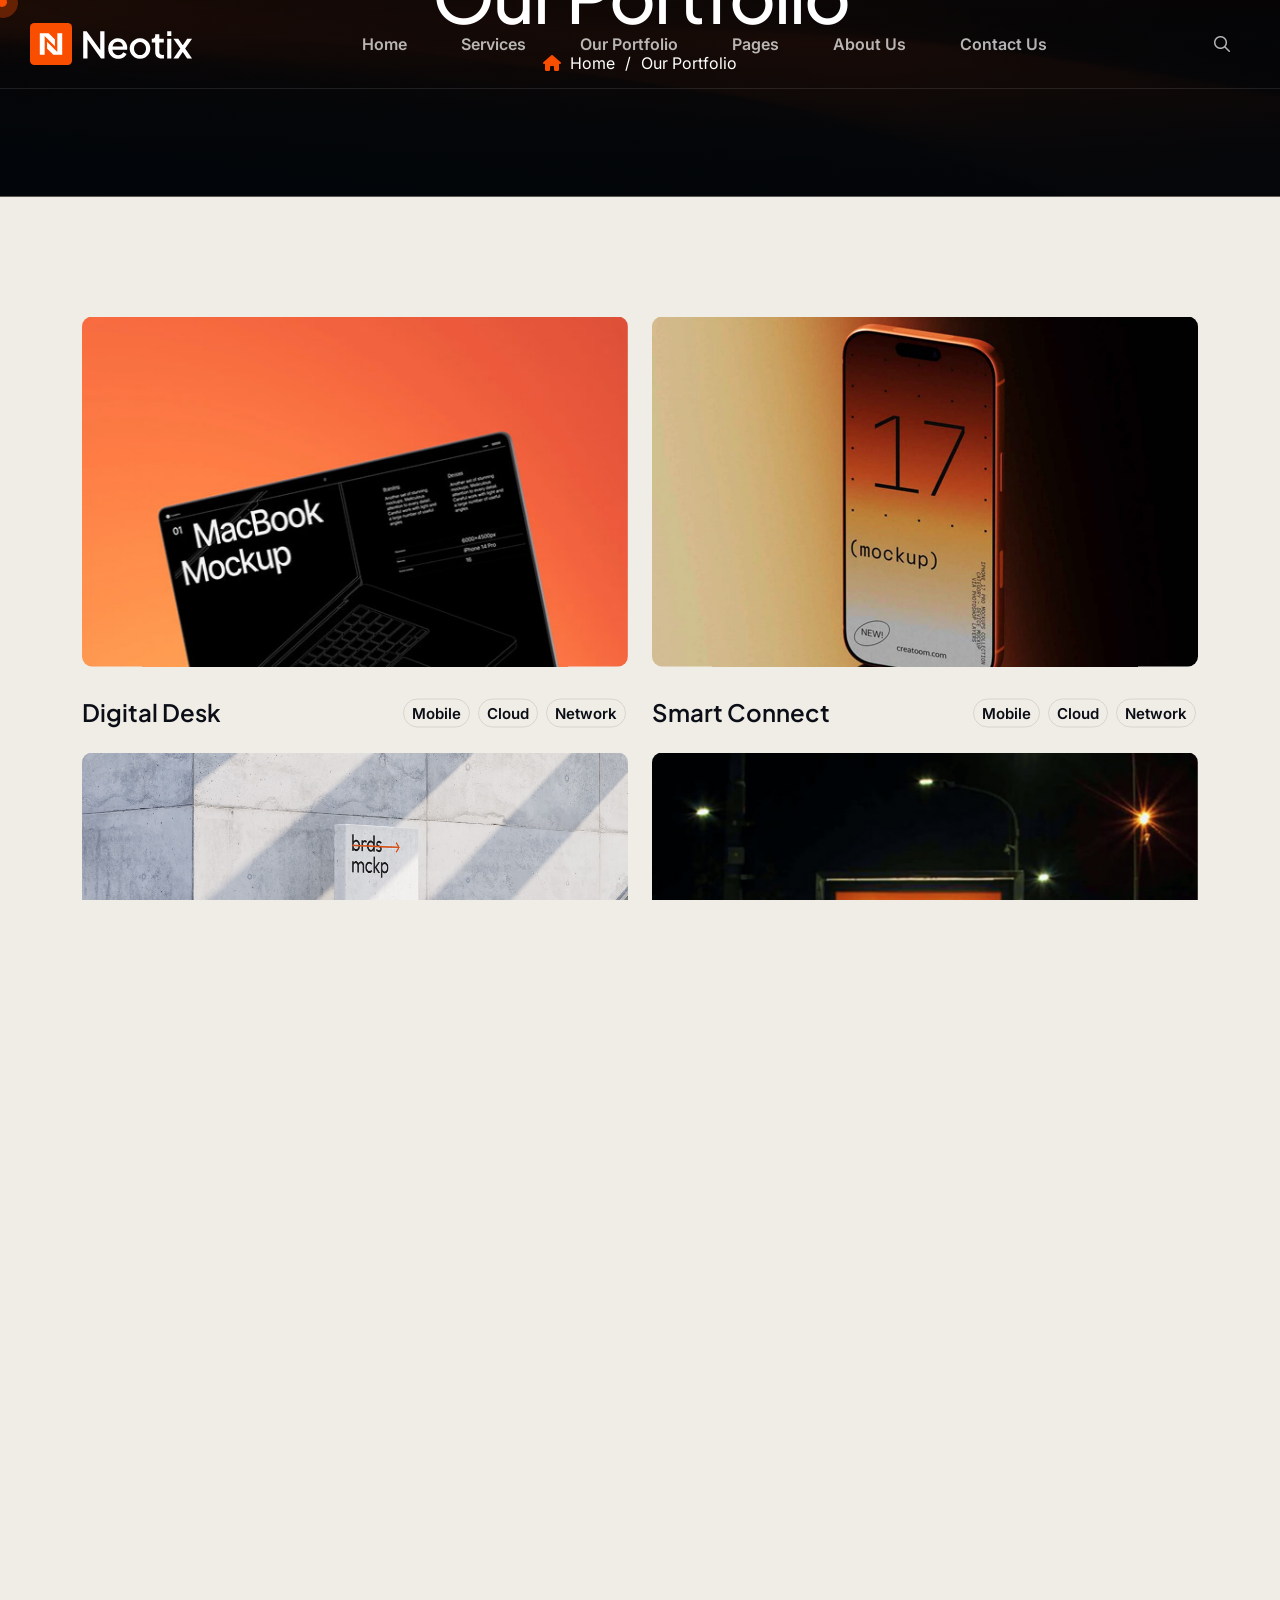
<file: project.html>
<!DOCTYPE html>
<html lang="en">
    <!--<< Header Area >>-->

<head>
        <!-- ========== Meta Tags ========== -->
        <meta charset="UTF-8">
        <meta http-equiv="X-UA-Compatible" content="IE=edge">
        <meta name="viewport" content="width=device-width, initial-scale=1">
        <meta name="author" content="Gramentheme">
        <meta name="description" content="Brevon - Multipurpose Business HTML Template">
        <!-- ======== Page title ============ -->
        <title>Neotix - IT Service & Solution</title>
        <!--<< Favcion >>-->
        <link rel="shortcut icon" href="assets/img/favicon.svg">
        <!--<< Bootstrap min.css >>-->
        <link rel="stylesheet" href="assets/css/bootstrap.min.css">
        <!--<< All Min Css >>-->
        <link rel="stylesheet" href="assets/css/all.min.css">
        <!--<< Animate.css >>-->
        <link rel="stylesheet" href="assets/css/animate.css">
        <!--<< Magnific Popup.css >>-->
        <link rel="stylesheet" href="assets/css/magnific-popup.css">
        <!--<< MeanMenu.css >>-->
        <link rel="stylesheet" href="assets/css/meanmenu.css">
        <!--<< Swiper Bundle.css >>-->
        <link rel="stylesheet" href="assets/css/swiper-bundle.min.css">
        <!--<< Nice Select.css >>-->
        <link rel="stylesheet" href="assets/css/nice-select.css">
        <!--<< Main.css >>-->
        <link rel="stylesheet" href="assets/css/main.css">
    </head>
    <body>

       <!-- Preloader Start -->
        <div id="preloader" class="preloader">
            <div class="animation-preloader">
                <div class="spinner">                
                </div>
                <div class="txt-loading">
                    <span data-text-preloader="N" class="letters-loading">
                        N
                    </span>
                    <span data-text-preloader="E" class="letters-loading">
                        E
                    </span>
                    <span data-text-preloader="O" class="letters-loading">
                        O
                    </span>
                    <span data-text-preloader="T" class="letters-loading">
                        T
                    </span>
                    <span data-text-preloader="I" class="letters-loading">
                        I
                    </span>
                    <span data-text-preloader="X" class="letters-loading">
                        X
                    </span>
                </div>
                <p class="text-center">Loading</p>
            </div>
            <div class="loader">
                <div class="row">
                    <div class="col-3 loader-section section-left">
                        <div class="bg"></div>
                    </div>
                    <div class="col-3 loader-section section-left">
                        <div class="bg"></div>
                    </div>
                    <div class="col-3 loader-section section-right">
                        <div class="bg"></div>
                    </div>
                    <div class="col-3 loader-section section-right">
                        <div class="bg"></div>
                    </div>
                </div>
            </div>
        </div>

        <!-- Back To Top Start -->
        <button id="back-top" class="back-to-top">
            <i class="fa-regular fa-arrow-up"></i>
        </button>

        <!-- GT MouseCursor Start -->
        <div class="mouseCursor cursor-outer"></div>
        <div class="mouseCursor cursor-inner"></div>
       

        <!-- Header-Top Section Start -->
        <div class="header-top-section">
            <div class="container-fluid">
                <div class="header-top-wrapper">
                    <div class="header-left">
                         <ul class="list">
                            <li>
                                <i class="fa-solid fa-location-dot"></i>
                                Riverside Park EU-1001
                            </li>
                            <li>।</li>
                            <li>
                                <i class="fa-regular fa-envelope"></i>
                                <a href="#">hello@neotix.com</a>
                            </li>
                        </ul>
                    </div>
                    <div class="header-right">
                        <span><i class="fa-regular fa-clock"></i> Mon–Fri 09:00 AM – 06:00 PM</span>
                            <div class="social-icon">
                            <a href="#"><i class="fa-brands fa-facebook-f"></i></a>
                            <a href="#"><i class="fa-brands fa-twitter"></i></a>
                            <a href="#"><i class="fa-brands fa-linkedin"></i></a>
                            <a href="#"><i class="fa-brands fa-instagram"></i></a>
                        </div>
                    </div>
                </div>
            </div>
        </div>

         <!-- Offcanvas Area Start -->
        <div class="fix-area">
            <div class="offcanvas__info">
                <div class="offcanvas__wrapper">
                    <div class="offcanvas__content">
                        <div class="offcanvas__top mb-5 d-flex justify-content-between align-items-center">
                            <div class="offcanvas__logo">
                                <a href="index.html">
                                    <img src="assets/img/logo/black-logo.svg" alt="logo-img">
                                </a>
                            </div>
                            <div class="offcanvas__close">
                                <button>
                                <i class="fas fa-times"></i>
                                </button>
                            </div>
                        </div>
                        <p class="text d-none d-xl-block">
                            Nullam dignissim, ante scelerisque the  is euismod fermentum odio sem semper the is erat, a feugiat leo urna eget eros. Duis Aenean a imperdiet risus.
                        </p>
                        <div class="mobile-menu fix mb-3"></div>
                        <div class="offcanvas__contact d-xl-block">
                            <h4 class="d-xl-block">Contact Info</h4>
                            <ul class="d-xl-block">
                                <li class="d-flex align-items-center">
                                    <div class="offcanvas__contact-icon">
                                        <i class="fal fa-map-marker-alt"></i>
                                    </div>
                                    <div class="offcanvas__contact-text">
                                        <a target="_blank" href="#">Main Street, Melbourne, Australia</a>
                                    </div>
                                </li>
                                <li class="d-flex align-items-center">
                                    <div class="offcanvas__contact-icon mr-15">
                                        <i class="fal fa-envelope"></i>
                                    </div>
                                    <div class="offcanvas__contact-text">
                                        <a href="#"><span class="mailto:info@example.com">info@example.com</span></a>
                                    </div>
                                </li>
                                <li class="d-flex align-items-center">
                                    <div class="offcanvas__contact-icon mr-15">
                                        <i class="fal fa-clock"></i>
                                    </div>
                                    <div class="offcanvas__contact-text">
                                        <a target="_blank" href="#">Mod-friday, 09am -05pm</a>
                                    </div>
                                </li>
                                <li class="d-flex align-items-center">
                                    <div class="offcanvas__contact-icon mr-15">
                                        <i class="far fa-phone"></i>
                                    </div>
                                    <div class="offcanvas__contact-text">
                                        <a href="#">+11002345909</a>
                                    </div>
                                </li>
                            </ul>
                            <div class="social-icon d-flex align-items-center">
                                <a href="#"><i class="fab fa-facebook-f"></i></a>
                                <a href="#"><i class="fab fa-twitter"></i></a>
                                <a href="#"><i class="fab fa-youtube"></i></a>
                                <a href="#"><i class="fab fa-linkedin-in"></i></a>
                            </div>
                        </div>
                    </div>
                </div>
            </div>
        </div>
        <div class="offcanvas__overlay"></div>
       
        <!-- Header Section Start -->
        <header id="header-sticky" class="header-1">
            <div class="container-fluid">
                <div class="mega-menu-wrapper">
                    <div class="header-main">
                        <div class="header-left">
                            <div class="logo">
                            <a href="index.html" class="header-logo">
                                <img src="assets/img/logo/white-logo.svg" alt="logo-img">
                            </a>
                            <a href="index.html" class="header-logo-2">
                                <img src="assets/img/logo/black-logo.svg" alt="logo-img">
                            </a>
                        </div>
                        </div>
                        <div class="mean__menu-wrapper">
                                <div class="main-menu">
                                    <nav id="mobile-menu">
                                        <ul>
                                            <li>
                                                <a href="index.html">Home</a>
                                            </li>
                                            <li>
                                                <a href="service.html">Services</a>
                                            </li>
                                            <li>
                                                <a href="project.html">Our Portfolio</a>
                                            </li>
                                            <li class="has-dropdown">
                                                <a href="#">Pages</a>
                                                <ul class="submenu">
                                                    <li>
                                                        <a href="team.html">Our Team</a>
                                                    </li>
                                                    <li>
                                                        <a href="faq.html">FAQs</a>
                                                    </li>
                                                    <li>
                                                        <a href="news.html">Blog</a>
                                                    </li>
                                                    <li>
                                                        <a href="pricing.html">Pricing</a>
                                                    </li>
                                                </ul>
                                            </li>
                                            <li>
                                                <a href="about.html">About Us</a>
                                            </li>
                                            <li>
                                                <a href="contact.html">Contact Us</a>
                                            </li>
                                        </ul>
                                    </nav>
                                </div>
                            </div> 
                          <div class="header-right d-flex justify-content-end align-items-center">
                            <div class="menu_search">
                                <button class="search_btn"><i class="far fa-search"></i></button>
                            </div>
                            <div class="header-btn">
                                <h6>
                                    <i class="fa-regular fa-phone-volume"></i>
                                    <a href="#">+(528) 456-7592</a>
                                </h6>
                                <div class="header-button">
                                <a href="contact.html" class="theme-btn">
                                   Get In Touch <i class="fa-solid fa-arrow-up-right"></i>
                                </a>
                            </div>
                            <div class="header__hamburger d-xl-none my-auto">
                                <div class="sidebar__toggle">
                                    <i class="fas fa-bars"></i>
                                </div>
                              </div>
                            </div>
                        </div>
                    </div>
                </div>
            </div>
        </header>

        <!-- start: Search Popup -->
        <div class="search_popup">
            <div class="container">
            <div class="row">
                <div class="col-xxl-12">
                <div class="search_wrapper">
                    <div class="search_top d-flex align-items-center">
                    <div class="search_logo">
                        <a href="index.html">
                        <img src="assets/img/logo/white-logo.svg" alt="img">
                        </a>
                    </div>
                    <div class="search_close">
                        <button type="button" class="search_close_btn">
                        <i class="fa-thin fa-times"></i>
                        </button>
                    </div>
                    </div>
                    <div class="search_form">
                    <form action="#">
                        <div class="search_input">
                        <input class="search-input-field" type="text" placeholder="Type here to search...">
                        <span class="search-focus-border"></span>
                        <button type="submit">
                            <svg width="20" height="20" viewBox="0 0 20 20" fill="none" xmlns="http://www.w3.org/2000/svg">
                            <path
                                d="M9.55 18.1C14.272 18.1 18.1 14.272 18.1 9.55C18.1 4.82797 14.272 1 9.55 1C4.82797 1 1 4.82797 1 9.55C1 14.272 4.82797 18.1 9.55 18.1Z"
                                stroke="currentColor" stroke-width="1.5" stroke-linecap="round" stroke-linejoin="round" />
                            <path d="M19.0002 19.0002L17.2002 17.2002" stroke="currentColor" stroke-width="1.5"
                                stroke-linecap="round" stroke-linejoin="round" />
                            </svg>
                        </button>
                        </div>
                    </form>
                    </div>
                </div>
                </div>
            </div>
            </div>
        </div>
        <div class="search-popup-overlay"></div>

        
        <div id="smooth-wrapper">
            <div id="smooth-content">

                <!-- Breadcrumb Section Start -->
                <div class="breadcrumb-wrapper bg-cover" style="background-image: url('assets/img/breadcrumb.jpg');">
                    <div class="container">
                        <div class="page-heading">
                            <div class="breadcrumb-sub-title">
                                <h1 class="text-white wow fadeInUp" data-wow-delay=".3s">Our Portfolio</h1>
                            </div>
                            <ul class="breadcrumb-items wow fadeInUp" data-wow-delay=".5s">
                                <li>
                                    <a href="index.html">
                                        <i class="fa-solid fa-house"></i> Home
                                    </a>
                                </li>
                                <li>
                                    /
                                </li>
                                <li>
                                    Our Portfolio
                                </li>
                            </ul>
                        </div>
                    </div>
                </div>
                
              
                <!-- Project Section Start -->
                <section class="project-section-2 section-padding fix">
                    <div class="container">
                        <div class="row g-4">
                            <div class="col-lg-6">
                                <div class="project-card-items-inner">
                                    <div class="project-image tp-clip-anim p-relative">
                                        <img src="assets/img/home-1/project/04.jpg" alt="img" class="tp-anim-img" data-animate="true">
                                    </div>
                                    <div class="project-content">
                                        <h3>
                                            <a href="project-details.html">Digital desk</a>
                                        </h3>
                                        <ul class="list">
                                            <li>
                                                <a href="project-details-2.html">Mobile</a>
                                                <a href="project-details-2.html">Cloud</a>
                                                <a href="project-details-2.html">Network</a>
                                            </li>
                                        </ul>
                                    </div>
                                </div>
                            </div>
                            <div class="col-lg-6">
                                <div class="project-card-items-inner">
                                    <div class="project-image tp-clip-anim p-relative">
                                        <img src="assets/img/home-1/project/05.jpg" alt="img" class="tp-anim-img" data-animate="true">
                                    </div>
                                    <div class="project-content">
                                        <h3>
                                            <a href="project-details.html">Smart connect</a>
                                        </h3>
                                        <ul class="list">
                                            <li>
                                                <a href="project-details-2.html">Mobile</a>
                                                <a href="project-details-2.html">Cloud</a>
                                                <a href="project-details-2.html">Network</a>
                                            </li>
                                        </ul>
                                    </div>
                                </div>
                            </div>
                            <div class="col-lg-6">
                                <div class="project-card-items-inner">
                                    <div class="project-image tp-clip-anim p-relative">
                                        <img src="assets/img/home-1/project/06.jpg" alt="img" class="tp-anim-img" data-animate="true">
                                    </div>
                                    <div class="project-content">
                                        <h3>
                                            <a href="project-details.html">Smart connect</a>
                                        </h3>
                                        <ul class="list">
                                            <li>
                                                <a href="project-details-2.html">Mobile</a>
                                                <a href="project-details-2.html">Cloud</a>
                                                <a href="project-details-2.html">Network</a>
                                            </li>
                                        </ul>
                                    </div>
                                </div>
                            </div>
                            <div class="col-lg-6">
                                <div class="project-card-items-inner">
                                    <div class="project-image tp-clip-anim p-relative">
                                        <img src="assets/img/home-1/project/07.jpg" alt="img" class="tp-anim-img" data-animate="true">
                                    </div>
                                    <div class="project-content">
                                        <h3>
                                            <a href="project-details.html">Modern route</a>
                                        </h3>
                                        <ul class="list">
                                            <li>
                                                <a href="project-details-2.html">Mobile</a>
                                                <a href="project-details-2.html">Cloud</a>
                                                <a href="project-details-2.html">Network</a>
                                            </li>
                                        </ul>
                                    </div>
                                </div>
                            </div>
                            <div class="col-lg-6">
                                <div class="project-card-items-inner">
                                    <div class="project-image tp-clip-anim p-relative">
                                        <img src="assets/img/home-1/project/08.jpg" alt="img" class="tp-anim-img" data-animate="true">
                                    </div>
                                    <div class="project-content">
                                        <h3>
                                            <a href="project-details.html">Smart AI Solutions</a>
                                        </h3>
                                        <ul class="list">
                                            <li>
                                                <a href="project-details-2.html">Mobile</a>
                                                <a href="project-details-2.html">Cloud</a>
                                                <a href="project-details-2.html">Network</a>
                                            </li>
                                        </ul>
                                    </div>
                                </div>
                            </div>
                            <div class="col-lg-6">
                                <div class="project-card-items-inner">
                                    <div class="project-image tp-clip-anim p-relative">
                                        <img src="assets/img/home-1/project/09.jpg" alt="img" class="tp-anim-img" data-animate="true">
                                    </div>
                                    <div class="project-content">
                                        <h3>
                                            <a href="project-details.html">Modern Innovation.</a>
                                        </h3>
                                        <ul class="list">
                                            <li>
                                                <a href="project-details-2.html">Mobile</a>
                                                <a href="project-details-2.html">Cloud</a>
                                                <a href="project-details-2.html">Network</a>
                                            </li>
                                        </ul>
                                    </div>
                                </div>
                            </div>
                        </div>
                        <div class="page-nav-wrap text-center">
                            <ul>
                                <li><a class="page-numbers" href="#"><i class="fa-solid fa-arrow-up-left"></i></a></li>
                                <li class="active"><a class="page-numbers" href="#">01</a></li>
                                <li><a class="page-numbers" href="#">02</a></li>
                                <li><a class="page-numbers" href="#">03</a></li>
                                <li><a class="page-numbers" href="#"><i class="fa-solid fa-arrow-up-right"></i></a></li>
                            </ul>
                        </div>
                    </div>
                </section>
                

                <!-- Footer Section Start -->
                <footer class="footer-section fix">
                    <div class="footer-area bg-cover" style="background-image: url(assets/img/home-1/footer-bg.jpg);">
                        <div class="container">
                        <div class="footer-widget-wrapper">
                            <div class="row justify-content-between">
                                <div class="col-xl-4 col-lg-5 col-md-6 wow fadeInUp" data-wow-delay=".2s">
                                    <div class="footer-widget-items">
                                        <div class="widget-head">
                                            <a href="index.html" class="footer-logo">
                                                <img src="assets/img/logo/white-logo.svg" alt="img">
                                            </a>
                                        </div>
                                        <div class="footer-content">
                                            <p>
                                                Businesses to thrive in changing digital world. With over a decade systems that drive growth an efficiency. From IT consulting.
                                            </p>
                                            <a href="contact.html" class="theme-btn">
                                                Get started now <i class="fa-solid fa-arrow-up-right"></i>
                                            </a>
                                        </div>
                                    </div>
                                </div>
                                <div class="col-xl-2 col-lg-3 col-md-6 wow fadeInUp" data-wow-delay=".4s">
                                    <div class="footer-widget-items">
                                        <div class="widget-head">
                                            <h3>Company</h3>
                                        </div>
                                        <ul class="list-area">
                                            <li>
                                                <a href="about.html">
                                                    About us
                                                </a>
                                            </li>
                                            <li>
                                                <a href="contact.html">
                                                    Work process
                                                </a>
                                            </li>
                                            <li>
                                                <a href="about.html">
                                                    About us
                                                </a>
                                            </li>
                                            <li>
                                                <a href="team.html">
                                                    Our team
                                                </a>
                                            </li>
                                            <li>
                                                <a href="contact.html">
                                                    Contact
                                                </a>
                                            </li>
                                            <li>
                                                <a href="news.html">
                                                    Blogs
                                                </a>
                                            </li>
                                        </ul>
                                    </div>
                                </div>
                                <div class="col-xl-3 ps-lg-5 col-lg-4 col-md-6 wow fadeInUp" data-wow-delay=".6s">
                                    <div class="footer-widget-items">
                                        <div class="widget-head">
                                            <h3>Recourse</h3>
                                        </div>
                                        <ul class="list-area">
                                            <li>
                                                <a href="service-details.html">
                                                    Future innovations
                                                </a>
                                            </li>
                                            <li>
                                                <a href="service-details.html">
                                                    Smart solutions
                                                </a>
                                            </li>
                                            <li>
                                                <a href="service-details.html">
                                                        IT consulting
                                                </a>
                                            </li>
                                            <li>
                                                <a href="service-details.html">
                                                    NextGen  IT 
                                                </a>
                                            </li>
                                            <li>
                                                <a href="service-details.html">
                                                    Cyber security
                                                </a>
                                            </li>
                                            <li>
                                                <a href="service-details.html">
                                                    Software solution
                                                </a>
                                            </li>
                                        </ul>
                                    </div>
                                </div>
                                <div class="col-xl-3 col-lg-6 col-md-6 wow fadeInUp" data-wow-delay=".8s">
                                    <div class="footer-widget-items">
                                        <div class="widget-head">
                                            <h3>Subscribe Newsletter</h3>
                                        </div>
                                        <div class="contact-item">
                                            <form action="#">
                                                <input type="text" placeholder="Email address">
                                            </form>
                                            <button type="submit" class="theme-btn w-100">
                                                    Subscribe now <i class="fa-solid fa-arrow-up-right"></i>
                                            </button>
                                            <div class="social-icon">
                                                <a href="#"><i class="fa-brands fa-facebook-f"></i></a>
                                                <a href="#"><i class="fa-brands fa-linkedin-in"></i></a>
                                                <a href="#"><i class="fa-brands fa-twitter"></i></a>
                                                <a href="#"><i class="fa-brands fa-youtube"></i></a>
                                            </div>
                                        </div>
                                    </div>
                                </div>
                            </div>
                        </div>
                        <div class="footer-bottom-wrapper">
                            <p class="wow fadeInUp" data-wow-delay=".3s">
                               Copyright <span>Samia.</span> All rights reserved.
                            </p>
                            <ul class="footer-list wow fadeInUp" data-wow-delay=".7s">
                                <li>
                                    <a href="contact.html">Privacy policy</a>
                                </li>
                                <li>।</li>
                                <li>
                                    <a href="contact.html">Terms & conditions</a>
                                </li>
                            </ul>
                        </div>
                    </div>
                    </div>
                </footer>

            </div>
        </div>

       

        
        <!--<< All JS Plugins >>-->
        <script src="assets/js/jquery-3.7.1.min.js"></script>
        <!--<< Viewport Js >>-->
        <script src="assets/js/viewport.jquery.js"></script>
        <!--<< Bootstrap Js >>-->
        <script src="assets/js/bootstrap.bundle.min.js"></script>
        <!--<< Gsap Min Js >>-->
        <script src="assets/js/gsap.min.js"></script>
        <!--<< ScrollTrigger Min Js >>-->
        <script src="assets/js/ScrollTrigger.min.js"></script>
        <!--<< ScrollSmoother Min Js >>-->
        <script src="assets/js/ScrollSmoother.min.js"></script>
        <!--<< ScrollToPlugin Min Js >>-->
        <script src="assets/js/ScrollToPlugin.min.js"></script>
        <!--<< SplitText Min Js >>-->
        <script src="assets/js/SplitText.min.js"></script>
        <!--<< TextPlugin Min Js >>-->
        <script src="assets/js/TextPlugin.js"></script>
         <!--<< Chroma Min Js >>-->
        <script src="assets/js/chroma.min.js"></script>
        <!--<< nice-selec Js >>-->
        <script src="assets/js/jquery.nice-select.min.js"></script>
        <!--<< Waypoints Js >>-->
        <script src="assets/js/jquery.waypoints.js"></script>
        <!--<< Counterup Js >>-->
        <script src="assets/js/jquery.counterup.min.js"></script>
        <!--<< Swiper Slider Js >>-->
        <script src="assets/js/swiper-bundle.min.js"></script>
        <!--<< MeanMenu Js >>-->
        <script src="assets/js/jquery.meanmenu.min.js"></script>
        <!--<< Parallaxie Js >>-->
        <script src="assets/js/parallaxie.js"></script>
        <!--<< Magnific Popup Js >>-->
        <script src="assets/js/jquery.magnific-popup.min.js"></script>
        <!--<< Wow Animation Js >>-->
        <script src="assets/js/wow.min.js"></script>
        <!--<< Main.js >>-->
        <script src="assets/js/main.js"></script>
    </body>

</html>
</file>
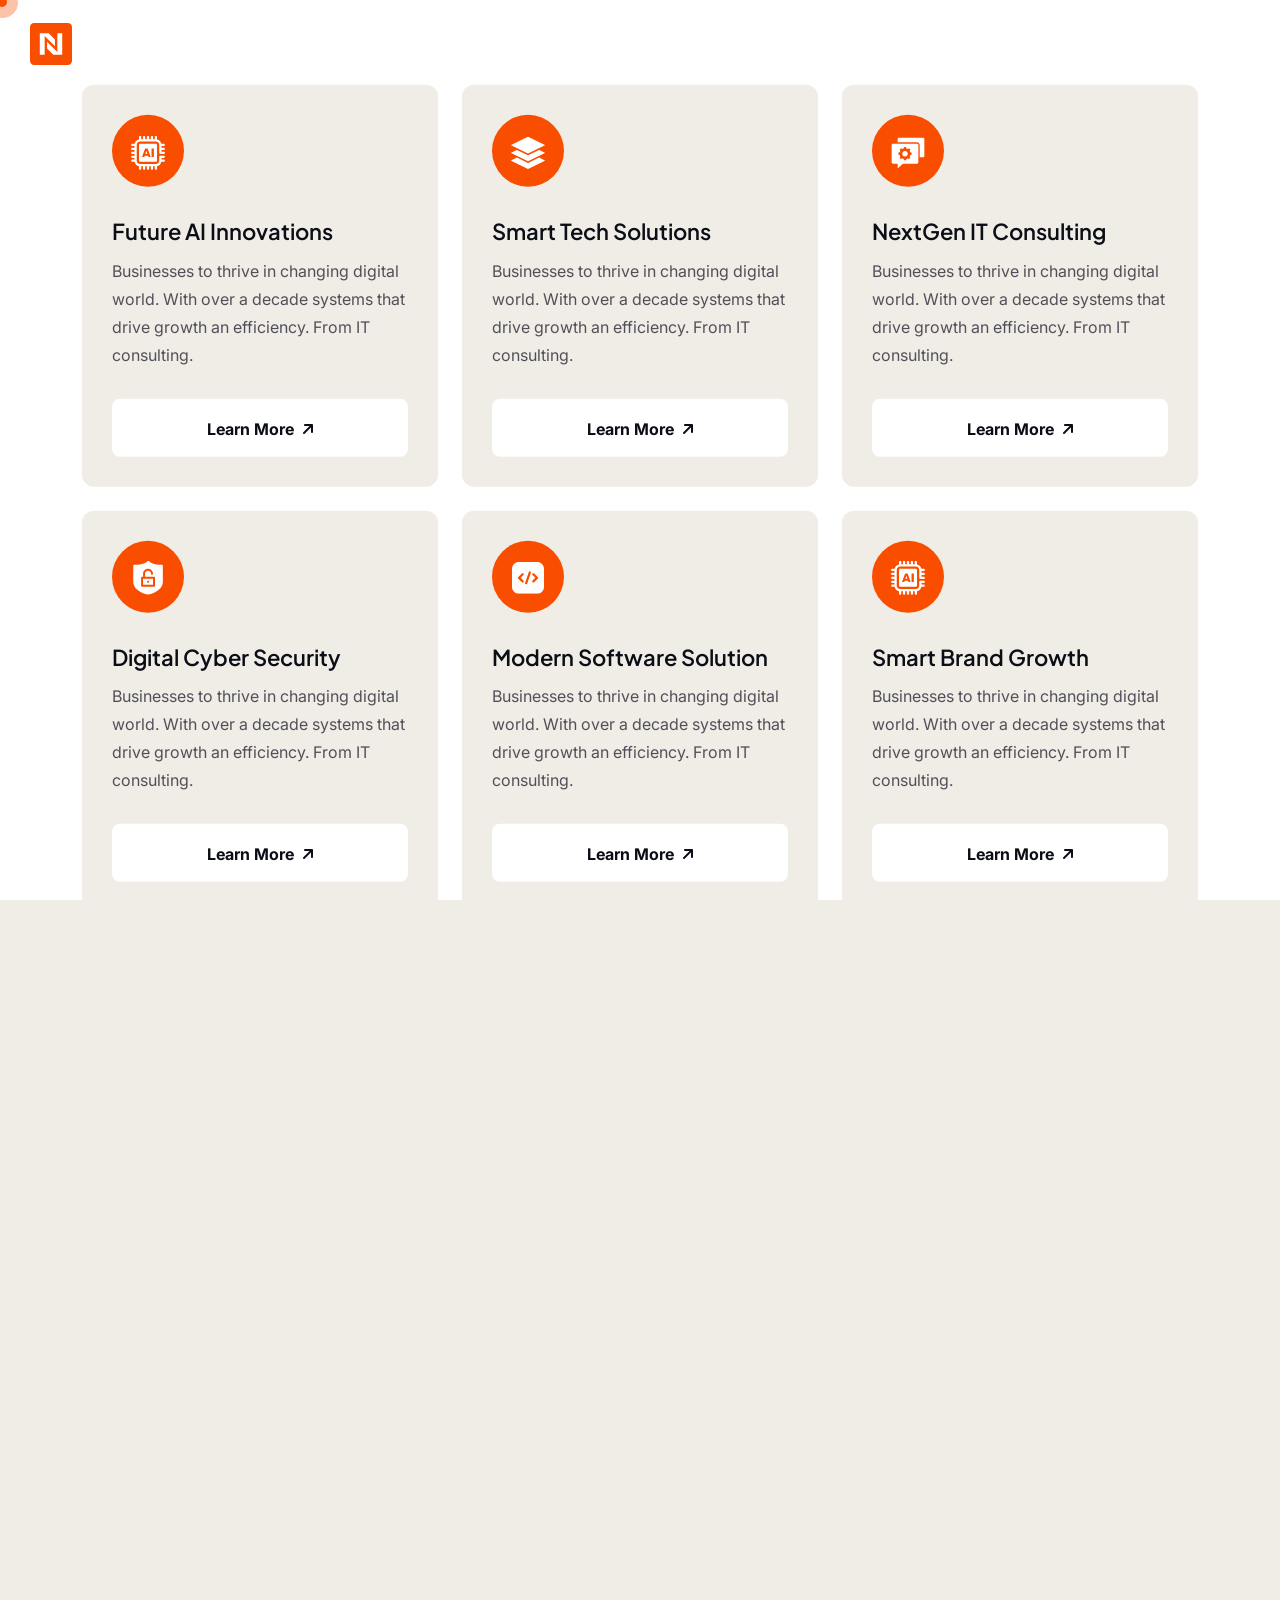
<file: service.html>
<!DOCTYPE html>
<html lang="en">
    <!--<< Header Area >>-->

<head>
        <!-- ========== Meta Tags ========== -->
        <meta charset="UTF-8">
        <meta http-equiv="X-UA-Compatible" content="IE=edge">
        <meta name="viewport" content="width=device-width, initial-scale=1">
        <meta name="author" content="Gramentheme">
        <meta name="description" content="Brevon - Multipurpose Business HTML Template">
        <!-- ======== Page title ============ -->
        <title>Neotix - IT Service & Solution</title>
        <!--<< Favcion >>-->
        <link rel="shortcut icon" href="assets/img/favicon.svg">
        <!--<< Bootstrap min.css >>-->
        <link rel="stylesheet" href="assets/css/bootstrap.min.css">
        <!--<< All Min Css >>-->
        <link rel="stylesheet" href="assets/css/all.min.css">
        <!--<< Animate.css >>-->
        <link rel="stylesheet" href="assets/css/animate.css">
        <!--<< Magnific Popup.css >>-->
        <link rel="stylesheet" href="assets/css/magnific-popup.css">
        <!--<< MeanMenu.css >>-->
        <link rel="stylesheet" href="assets/css/meanmenu.css">
        <!--<< Swiper Bundle.css >>-->
        <link rel="stylesheet" href="assets/css/swiper-bundle.min.css">
        <!--<< Nice Select.css >>-->
        <link rel="stylesheet" href="assets/css/nice-select.css">
        <!--<< Main.css >>-->
        <link rel="stylesheet" href="assets/css/main.css">
    </head>
    <body>

        <!-- Preloader Start -->
        <div id="preloader" class="preloader">
            <div class="animation-preloader">
                <div class="spinner">                
                </div>
                <div class="txt-loading">
                    <span data-text-preloader="N" class="letters-loading">
                        N
                    </span>
                    <span data-text-preloader="E" class="letters-loading">
                        E
                    </span>
                    <span data-text-preloader="O" class="letters-loading">
                        O
                    </span>
                    <span data-text-preloader="T" class="letters-loading">
                        T
                    </span>
                    <span data-text-preloader="I" class="letters-loading">
                        I
                    </span>
                    <span data-text-preloader="X" class="letters-loading">
                        X
                    </span>
                </div>
                <p class="text-center">Loading</p>
            </div>
            <div class="loader">
                <div class="row">
                    <div class="col-3 loader-section section-left">
                        <div class="bg"></div>
                    </div>
                    <div class="col-3 loader-section section-left">
                        <div class="bg"></div>
                    </div>
                    <div class="col-3 loader-section section-right">
                        <div class="bg"></div>
                    </div>
                    <div class="col-3 loader-section section-right">
                        <div class="bg"></div>
                    </div>
                </div>
            </div>
        </div>

        <!-- Back To Top Start -->
        <button id="back-top" class="back-to-top">
            <i class="fa-regular fa-arrow-up"></i>
        </button>

        <!-- GT MouseCursor Start -->
        <div class="mouseCursor cursor-outer"></div>
        <div class="mouseCursor cursor-inner"></div>

       

         <!-- Header-Top Section Start -->
        <div class="header-top-section">
            <div class="container-fluid">
                <div class="header-top-wrapper">
                    <div class="header-left">
                         <ul class="list">
                            <li>
                                <i class="fa-solid fa-location-dot"></i>
                                Riverside Park EU-1001
                            </li>
                            <li>।</li>
                            <li>
                                <i class="fa-regular fa-envelope"></i>
                                <a href="#">hello@neotix.com</a>
                            </li>
                        </ul>
                    </div>
                    <div class="header-right">
                        <span><i class="fa-regular fa-clock"></i> Mon–Fri 09:00 AM – 06:00 PM</span>
                            <div class="social-icon">
                            <a href="#"><i class="fa-brands fa-facebook-f"></i></a>
                            <a href="#"><i class="fa-brands fa-twitter"></i></a>
                            <a href="#"><i class="fa-brands fa-linkedin"></i></a>
                            <a href="#"><i class="fa-brands fa-instagram"></i></a>
                        </div>
                    </div>
                </div>
            </div>
        </div>

         <!-- Offcanvas Area Start -->
        <div class="fix-area">
            <div class="offcanvas__info">
                <div class="offcanvas__wrapper">
                    <div class="offcanvas__content">
                        <div class="offcanvas__top mb-5 d-flex justify-content-between align-items-center">
                            <div class="offcanvas__logo">
                                <a href="index.html">
                                    <img src="assets/img/logo/black-logo.svg" alt="logo-img">
                                </a>
                            </div>
                            <div class="offcanvas__close">
                                <button>
                                <i class="fas fa-times"></i>
                                </button>
                            </div>
                        </div>
                        <p class="text d-none d-xl-block">
                            Nullam dignissim, ante scelerisque the  is euismod fermentum odio sem semper the is erat, a feugiat leo urna eget eros. Duis Aenean a imperdiet risus.
                        </p>
                        <div class="mobile-menu fix mb-3"></div>
                        <div class="offcanvas__contact d-xl-block">
                            <h4 class="d-xl-block">Contact Info</h4>
                            <ul class="d-xl-block">
                                <li class="d-flex align-items-center">
                                    <div class="offcanvas__contact-icon">
                                        <i class="fal fa-map-marker-alt"></i>
                                    </div>
                                    <div class="offcanvas__contact-text">
                                        <a target="_blank" href="#">Main Street, Melbourne, Australia</a>
                                    </div>
                                </li>
                                <li class="d-flex align-items-center">
                                    <div class="offcanvas__contact-icon mr-15">
                                        <i class="fal fa-envelope"></i>
                                    </div>
                                    <div class="offcanvas__contact-text">
                                        <a href="#"><span class="mailto:info@example.com">info@example.com</span></a>
                                    </div>
                                </li>
                                <li class="d-flex align-items-center">
                                    <div class="offcanvas__contact-icon mr-15">
                                        <i class="fal fa-clock"></i>
                                    </div>
                                    <div class="offcanvas__contact-text">
                                        <a target="_blank" href="#">Mod-friday, 09am -05pm</a>
                                    </div>
                                </li>
                                <li class="d-flex align-items-center">
                                    <div class="offcanvas__contact-icon mr-15">
                                        <i class="far fa-phone"></i>
                                    </div>
                                    <div class="offcanvas__contact-text">
                                        <a href="#">+11002345909</a>
                                    </div>
                                </li>
                            </ul>
                            <div class="social-icon d-flex align-items-center">
                                <a href="#"><i class="fab fa-facebook-f"></i></a>
                                <a href="#"><i class="fab fa-twitter"></i></a>
                                <a href="#"><i class="fab fa-youtube"></i></a>
                                <a href="#"><i class="fab fa-linkedin-in"></i></a>
                            </div>
                        </div>
                    </div>
                </div>
            </div>
        </div>
        <div class="offcanvas__overlay"></div>

        
       
        <!-- Header Section Start -->
        <header id="header-sticky" class="header-1">
            <div class="container-fluid">
                <div class="mega-menu-wrapper">
                    <div class="header-main">
                        <div class="header-left">
                            <div class="logo">
                            <a href="index.html" class="header-logo">
                                <img src="assets/img/logo/white-logo.svg" alt="logo-img">
                            </a>
                            <a href="index.html" class="header-logo-2">
                                <img src="assets/img/logo/black-logo.svg" alt="logo-img">
                            </a>
                        </div>
                        </div>
                        <div class="mean__menu-wrapper">
                                <div class="main-menu">
                                    <nav id="mobile-menu">
                                        <ul>
                                            <li>
                                                <a href="index.html">Home</a>
                                            </li>
                                            <li>
                                                <a href="service.html">Services</a>
                                            </li>
                                            <li>
                                                <a href="project.html">Our Portfolio</a>
                                            </li>
                                            <li class="has-dropdown">
                                                <a href="#">Pages</a>
                                                <ul class="submenu">
                                                    <li>
                                                        <a href="team.html">Our Team</a>
                                                    </li>
                                                    <li>
                                                        <a href="faq.html">FAQs</a>
                                                    </li>
                                                    <li>
                                                        <a href="news.html">Blog</a>
                                                    </li>
                                                    <li>
                                                        <a href="pricing.html">Pricing</a>
                                                    </li>
                                                </ul>
                                            </li>
                                            <li>
                                                <a href="about.html">About Us</a>
                                            </li>
                                            <li>
                                                <a href="contact.html">Contact Us</a>
                                            </li>
                                        </ul>
                                    </nav>
                                </div>
                            </div> 
                          <div class="header-right d-flex justify-content-end align-items-center">
                            <div class="menu_search">
                                <button class="search_btn"><i class="far fa-search"></i></button>
                            </div>
                            <div class="header-btn">
                                <h6>
                                    <i class="fa-regular fa-phone-volume"></i>
                                    <a href="#">+(528) 456-7592</a>
                                </h6>
                                <div class="header-button">
                                <a href="contact.html" class="theme-btn">
                                   Get In Touch <i class="fa-solid fa-arrow-up-right"></i>
                                </a>
                            </div>
                            <div class="header__hamburger d-xl-none my-auto">
                                <div class="sidebar__toggle">
                                    <i class="fas fa-bars"></i>
                                </div>
                              </div>
                            </div>
                        </div>
                    </div>
                </div>
            </div>
        </header>

        <!-- start: Search Popup -->
        <div class="search_popup">
            <div class="container">
            <div class="row">
                <div class="col-xxl-12">
                <div class="search_wrapper">
                    <div class="search_top d-flex align-items-center">
                    <div class="search_logo">
                        <a href="index.html">
                        <img src="assets/img/logo/white-logo.svg" alt="img">
                        </a>
                    </div>
                    <div class="search_close">
                        <button type="button" class="search_close_btn">
                        <i class="fa-thin fa-times"></i>
                        </button>
                    </div>
                    </div>
                    <div class="search_form">
                    <form action="#">
                        <div class="search_input">
                        <input class="search-input-field" type="text" placeholder="Type here to search...">
                        <span class="search-focus-border"></span>
                        <button type="submit">
                            <svg width="20" height="20" viewBox="0 0 20 20" fill="none" xmlns="http://www.w3.org/2000/svg">
                            <path
                                d="M9.55 18.1C14.272 18.1 18.1 14.272 18.1 9.55C18.1 4.82797 14.272 1 9.55 1C4.82797 1 1 4.82797 1 9.55C1 14.272 4.82797 18.1 9.55 18.1Z"
                                stroke="currentColor" stroke-width="1.5" stroke-linecap="round" stroke-linejoin="round" />
                            <path d="M19.0002 19.0002L17.2002 17.2002" stroke="currentColor" stroke-width="1.5"
                                stroke-linecap="round" stroke-linejoin="round" />
                            </svg>
                        </button>
                        </div>
                    </form>
                    </div>
                </div>
                </div>
            </div>
            </div>
        </div>
        <div class="search-popup-overlay"></div>

        
        <div id="smooth-wrapper">
            <div id="smooth-content">

                <!-- Breadcrumb Section Start -->
                <div class="breadcrumb-wrapper bg-cover" style="background-image: url('assets/img/breadcrumb.jpg');">
                    <div class="container">
                        <div class="page-heading">
                            <div class="breadcrumb-sub-title">
                                <h1 class="text-white wow fadeInUp" data-wow-delay=".3s">Our services</h1>
                            </div>
                            <ul class="breadcrumb-items wow fadeInUp" data-wow-delay=".5s">
                                <li>
                                    <a href="index.html">
                                        <i class="fa-solid fa-house"></i> Home
                                    </a>
                                </li>
                                <li>
                                    /
                                </li>
                                <li>
                                    services
                                </li>
                            </ul>
                        </div>
                    </div>
                </div>
                
                <!-- Service Section Start -->
                <section class="service-section-inner bg-white section-padding fix">
                    <div class="container">
                        <div class="row g-4">
                        <div class="col-xl-4 col-lg-6 col-md-6">
                            <div class="service-box-item mt-0">
                                <div class="icon">
                                    <img src="assets/img/home-1/icon/01.svg" alt="img">
                                </div>
                                <div class="content">
                                    <h3>
                                        <a href="service-details.html">Future AI innovations</a>
                                    </h3>
                                    <p>
                                        Businesses to thrive in changing digital world. With over a decade systems that drive growth an efficiency. From IT consulting.
                                    </p>
                                    <a href="service-details.html" class="theme-btn">
                                        Learn more <i class="fa-solid fa-arrow-up-right"></i>
                                    </a>
                                </div>
                            </div>
                        </div>
                        <div class="col-xl-4 col-lg-6 col-md-6">
                            <div class="service-box-item mt-0">
                                <div class="icon">
                                    <img src="assets/img/home-1/icon/02.svg" alt="img">
                                </div>
                                <div class="content">
                                    <h3>
                                        <a href="service-details.html">Smart tech solutions</a>
                                    </h3>
                                    <p>
                                        Businesses to thrive in changing digital world. With over a decade systems that drive growth an efficiency. From IT consulting.
                                    </p>
                                    <a href="service-details.html" class="theme-btn">
                                        Learn more <i class="fa-solid fa-arrow-up-right"></i>
                                    </a>
                                </div>
                            </div>
                        </div>
                        <div class="col-xl-4 col-lg-6 col-md-6">
                            <div class="service-box-item mt-0">
                                <div class="icon">
                                    <img src="assets/img/home-1/icon/03.svg" alt="img">
                                </div>
                                <div class="content">
                                    <h3>
                                        <a href="service-details.html">NextGen IT consulting</a>
                                    </h3>
                                    <p>
                                        Businesses to thrive in changing digital world. With over a decade systems that drive growth an efficiency. From IT consulting.
                                    </p>
                                    <a href="service-details.html" class="theme-btn">
                                        Learn more <i class="fa-solid fa-arrow-up-right"></i>
                                    </a>
                                </div>
                            </div>
                        </div>
                        <div class="col-xl-4 col-lg-6 col-md-6">
                            <div class="service-box-item mt-0">
                                <div class="icon">
                                    <img src="assets/img/home-1/icon/04.svg" alt="img">
                                </div>
                                <div class="content">
                                    <h3>
                                        <a href="service-details.html">Digital cyber security</a>
                                    </h3>
                                    <p>
                                        Businesses to thrive in changing digital world. With over a decade systems that drive growth an efficiency. From IT consulting.
                                    </p>
                                    <a href="service-details.html" class="theme-btn">
                                        Learn more <i class="fa-solid fa-arrow-up-right"></i>
                                    </a>
                                </div>
                            </div>
                        </div>
                        <div class="col-xl-4 col-lg-6 col-md-6">
                            <div class="service-box-item mt-0">
                                <div class="icon">
                                    <img src="assets/img/home-1/icon/05.svg" alt="img">
                                </div>
                                <div class="content">
                                    <h3>
                                        <a href="service-details.html">Modern software solution</a>
                                    </h3>
                                    <p>
                                        Businesses to thrive in changing digital world. With over a decade systems that drive growth an efficiency. From IT consulting.
                                    </p>
                                    <a href="service-details.html" class="theme-btn">
                                        Learn more <i class="fa-solid fa-arrow-up-right"></i>
                                    </a>
                                </div>
                            </div>
                        </div>
                        <div class="col-xl-4 col-lg-6 col-md-6">
                            <div class="service-box-item mt-0">
                                <div class="icon">
                                    <img src="assets/img/home-1/icon/01.svg" alt="img">
                                </div>
                                <div class="content">
                                    <h3>
                                        <a href="service-details.html">Smart Brand Growth</a>
                                    </h3>
                                    <p>
                                        Businesses to thrive in changing digital world. With over a decade systems that drive growth an efficiency. From IT consulting.
                                    </p>
                                    <a href="service-details.html" class="theme-btn">
                                        Learn more <i class="fa-solid fa-arrow-up-right"></i>
                                    </a>
                                </div>
                            </div>
                        </div>
                       </div>
                    </div>
                </section>

                <!-- Contact Section Start -->
                <section class="contact-section-3 section-padding fix bg-cover" style="background-image: url(assets/img/home-3/contact.jpg);">
                    <div class="container">
                        <div class="contact-us-wrapper">
                            <div class="row g-4">
                                <div class="col-lg-5">
                                    <div class="contact-content">
                                        <div class="section-title mb-0">
                                            <span class="sub-title text-white style-2 wow fadeInUp">
                                                <img src="assets/img/home-1/hero/setting.png" alt="img">
                                                Get in Touch
                                            </span>
                                            <h2 class="text-white text-anim">
                                                Secure Your Business—Reach Out To Our Team Member.
                                            </h2>
                                        </div>
                                        <div class="contact-left-item">
                                            <div class="content">
                                                <h4>New York</h4>
                                                <h6>
                                                    United States —350 Fifth Avenu <br> 21st Floor New York, NY 10118
                                                </h6>
                                                <h6>
                                                    <a href="#">support@neotix.com</a>
                                                </h6>
                                                <h6 class="mb-0 tm-color">
                                                    <a href="#">+8 666 123-3562</a>
                                                </h6>
                                            </div>
                                            <div class="content style-2">
                                                <h4>Los Angeles</h4>
                                                <h6>
                                                    United States —350 Fifth Avenu <br> 21st Floor New York, NY 10118
                                                </h6>
                                                <h6>
                                                    <a href="#">support@neotix.com</a>
                                                </h6>
                                                <h6 class="mb-0 tm-color">
                                                    <a href="#">+8 666 123-3562</a>
                                                </h6>
                                            </div>
                                        </div>
                                        <p>
                                            We are a results-driven IT consulting team helping businesses unlock efficiency.
                                        </p>
                                        <a href="contact.html" class="link-btn">
                                            Contact us
                                            <i class="fa-solid fa-arrow-up-right"></i>
                                        </a>
                                    </div>
                                </div>
                                <div class="col-lg-7">
                                    <div class="contact-box text-anims">
                                        <form action="#" id="contact-form" class="contact-form-box">
                                            <div class="row g-4 align-items-center">
                                                <div class="col-lg-6 col-md-6">
                                                    <div class="form-clt">
                                                        <input type="text" name="name" id="name" placeholder="First name*">
                                                    </div>
                                                </div>
                                                <div class="col-lg-6 col-md-6">
                                                    <div class="form-clt">
                                                        <input type="text" name="name" id="name2" placeholder="Last name*">
                                                    </div>
                                                </div>
                                                <div class="col-lg-6 col-md-6">
                                                    <div class="form-clt">
                                                        <input type="text" name="email" id="email" placeholder="Email*">
                                                    </div>
                                                </div>
                                                <div class="col-lg-6 col-md-6">
                                                    <div class="form-clt">
                                                        <input type="text" name="phone" id="phone" placeholder="Phone*">
                                                    </div>
                                                </div>
                                                <div class="col-lg-12">
                                                    <div class="form-clt">
                                                        <input type="text" name="email" id="email2" placeholder="Company email*">
                                                    </div>
                                                </div>
                                                <div class="col-lg-12">
                                                    <div class="form-clt">
                                                        <textarea name="message" id="message" placeholder="Write your message*"></textarea>
                                                    </div>
                                                </div>
                                                <div class="col-lg-12 wow fadeInUp" data-wow-delay=".5s">
                                                    <button type="submit" class="theme-btn">
                                                        Send message <i class="fa-regular fa-arrow-up-right"></i>
                                                    </button>
                                                </div>
                                            </div>
                                        </form>
                                    </div>
                                </div>
                            </div>
                        </div>
                    </div>
               </section>

               
                <!-- Brand Section Start -->
                <div class="brand-section section-padding fix mt-0 mb-0">
                    <div class="swiper brand-slider">
                        <div class="swiper-wrapper">
                            <div class="swiper-slide">
                                <div class="brand-box-1">
                                <span class="brand-img-1">
                                    <img src="assets/img/home-1/brand/brand-1.png" alt="img">
                                </span>
                                <span class="brand-img-1">
                                    <img src="assets/img/home-1/brand/brand-1.png" alt="img">
                                </span>
                                </div>
                            </div>
                             <div class="swiper-slide">
                                <div class="brand-box-1">
                                <span class="brand-img-1">
                                    <img src="assets/img/home-1/brand/brand-2.png" alt="img">
                                </span>
                                <span class="brand-img-1">
                                    <img src="assets/img/home-1/brand/brand-2.png" alt="img">
                                </span>
                                </div>
                            </div>
                             <div class="swiper-slide">
                                <div class="brand-box-1">
                                <span class="brand-img-1">
                                    <img src="assets/img/home-1/brand/brand-3.png" alt="img">
                                </span>
                                <span class="brand-img-1">
                                    <img src="assets/img/home-1/brand/brand-3.png" alt="img">
                                </span>
                                </div>
                            </div>
                             <div class="swiper-slide">
                                <div class="brand-box-1">
                                <span class="brand-img-1">
                                    <img src="assets/img/home-1/brand/brand-4.png" alt="img">
                                </span>
                                <span class="brand-img-1">
                                    <img src="assets/img/home-1/brand/brand-4.png" alt="img">
                                </span>
                                </div>
                            </div>
                             <div class="swiper-slide">
                                <div class="brand-box-1">
                                <span class="brand-img-1">
                                    <img src="assets/img/home-1/brand/brand-5.png" alt="img">
                                </span>
                                <span class="brand-img-1">
                                    <img src="assets/img/home-1/brand/brand-5.png" alt="img">
                                </span>
                                </div>
                            </div>
                             <div class="swiper-slide">
                                <div class="brand-box-1">
                                <span class="brand-img-1">
                                    <img src="assets/img/home-1/brand/brand-6.png" alt="img">
                                </span>
                                <span class="brand-img-1">
                                    <img src="assets/img/home-1/brand/brand-6.png" alt="img">
                                </span>
                                </div>
                            </div>
                        </div>
                    </div>
                </div>

                <!-- Footer Section Start -->
                <footer class="footer-section fix">
                    <div class="footer-area bg-cover" style="background-image: url(assets/img/home-1/footer-bg.jpg);">
                        <div class="container">
                        <div class="footer-widget-wrapper">
                            <div class="row justify-content-between">
                                <div class="col-xl-4 col-lg-5 col-md-6 wow fadeInUp" data-wow-delay=".2s">
                                    <div class="footer-widget-items">
                                        <div class="widget-head">
                                            <a href="index.html" class="footer-logo">
                                                <img src="assets/img/logo/white-logo.svg" alt="img">
                                            </a>
                                        </div>
                                        <div class="footer-content">
                                            <p>
                                                Businesses to thrive in changing digital world. With over a decade systems that drive growth an efficiency. From IT consulting.
                                            </p>
                                            <a href="contact.html" class="theme-btn">
                                                Get started now <i class="fa-solid fa-arrow-up-right"></i>
                                            </a>
                                        </div>
                                    </div>
                                </div>
                                <div class="col-xl-2 col-lg-3 col-md-6 wow fadeInUp" data-wow-delay=".4s">
                                    <div class="footer-widget-items">
                                        <div class="widget-head">
                                            <h3>Company</h3>
                                        </div>
                                        <ul class="list-area">
                                            <li>
                                                <a href="about.html">
                                                    About us
                                                </a>
                                            </li>
                                            <li>
                                                <a href="contact.html">
                                                    Work process
                                                </a>
                                            </li>
                                            <li>
                                                <a href="about.html">
                                                    About us
                                                </a>
                                            </li>
                                            <li>
                                                <a href="team.html">
                                                    Our team
                                                </a>
                                            </li>
                                            <li>
                                                <a href="contact.html">
                                                    Contact
                                                </a>
                                            </li>
                                            <li>
                                                <a href="news.html">
                                                    Blogs
                                                </a>
                                            </li>
                                        </ul>
                                    </div>
                                </div>
                                <div class="col-xl-3 ps-lg-5 col-lg-4 col-md-6 wow fadeInUp" data-wow-delay=".6s">
                                    <div class="footer-widget-items">
                                        <div class="widget-head">
                                            <h3>Recourse</h3>
                                        </div>
                                        <ul class="list-area">
                                            <li>
                                                <a href="service-details.html">
                                                    Future innovations
                                                </a>
                                            </li>
                                            <li>
                                                <a href="service-details.html">
                                                    Smart solutions
                                                </a>
                                            </li>
                                            <li>
                                                <a href="service-details.html">
                                                        IT consulting
                                                </a>
                                            </li>
                                            <li>
                                                <a href="service-details.html">
                                                    NextGen  IT 
                                                </a>
                                            </li>
                                            <li>
                                                <a href="service-details.html">
                                                    Cyber security
                                                </a>
                                            </li>
                                            <li>
                                                <a href="service-details.html">
                                                    Software solution
                                                </a>
                                            </li>
                                        </ul>
                                    </div>
                                </div>
                                <div class="col-xl-3 col-lg-6 col-md-6 wow fadeInUp" data-wow-delay=".8s">
                                    <div class="footer-widget-items">
                                        <div class="widget-head">
                                            <h3>Subscribe Newsletter</h3>
                                        </div>
                                        <div class="contact-item">
                                            <form action="#">
                                                <input type="text" placeholder="Email address">
                                            </form>
                                            <button type="submit" class="theme-btn w-100">
                                                    Subscribe now <i class="fa-solid fa-arrow-up-right"></i>
                                            </button>
                                            <div class="social-icon">
                                                <a href="#"><i class="fa-brands fa-facebook-f"></i></a>
                                                <a href="#"><i class="fa-brands fa-linkedin-in"></i></a>
                                                <a href="#"><i class="fa-brands fa-twitter"></i></a>
                                                <a href="#"><i class="fa-brands fa-youtube"></i></a>
                                            </div>
                                        </div>
                                    </div>
                                </div>
                            </div>
                        </div>
                        <div class="footer-bottom-wrapper">
                            <p class="wow fadeInUp" data-wow-delay=".3s">
                               Copyright <span>Samia.</span> All rights reserved.
                            </p>
                            <ul class="footer-list wow fadeInUp" data-wow-delay=".7s">
                                <li>
                                    <a href="contact.html">Privacy policy</a>
                                </li>
                                <li>।</li>
                                <li>
                                    <a href="contact.html">Terms & conditions</a>
                                </li>
                            </ul>
                        </div>
                    </div>
                    </div>
                </footer>

            </div>
        </div>

       

        
        <!--<< All JS Plugins >>-->
        <script src="assets/js/jquery-3.7.1.min.js"></script>
        <!--<< Viewport Js >>-->
        <script src="assets/js/viewport.jquery.js"></script>
        <!--<< Bootstrap Js >>-->
        <script src="assets/js/bootstrap.bundle.min.js"></script>
        <!--<< Gsap Min Js >>-->
        <script src="assets/js/gsap.min.js"></script>
        <!--<< ScrollTrigger Min Js >>-->
        <script src="assets/js/ScrollTrigger.min.js"></script>
        <!--<< ScrollSmoother Min Js >>-->
        <script src="assets/js/ScrollSmoother.min.js"></script>
        <!--<< ScrollToPlugin Min Js >>-->
        <script src="assets/js/ScrollToPlugin.min.js"></script>
        <!--<< SplitText Min Js >>-->
        <script src="assets/js/SplitText.min.js"></script>
        <!--<< TextPlugin Min Js >>-->
        <script src="assets/js/TextPlugin.js"></script>
         <!--<< Chroma Min Js >>-->
        <script src="assets/js/chroma.min.js"></script>
        <!--<< nice-selec Js >>-->
        <script src="assets/js/jquery.nice-select.min.js"></script>
        <!--<< Waypoints Js >>-->
        <script src="assets/js/jquery.waypoints.js"></script>
        <!--<< Counterup Js >>-->
        <script src="assets/js/jquery.counterup.min.js"></script>
        <!--<< Swiper Slider Js >>-->
        <script src="assets/js/swiper-bundle.min.js"></script>
        <!--<< MeanMenu Js >>-->
        <script src="assets/js/jquery.meanmenu.min.js"></script>
        <!--<< Parallaxie Js >>-->
        <script src="assets/js/parallaxie.js"></script>
        <!--<< Magnific Popup Js >>-->
        <script src="assets/js/jquery.magnific-popup.min.js"></script>
        <!--<< Wow Animation Js >>-->
        <script src="assets/js/wow.min.js"></script>
        <!--<< Main.js >>-->
        <script src="assets/js/main.js"></script>
    </body>

</html>
</file>
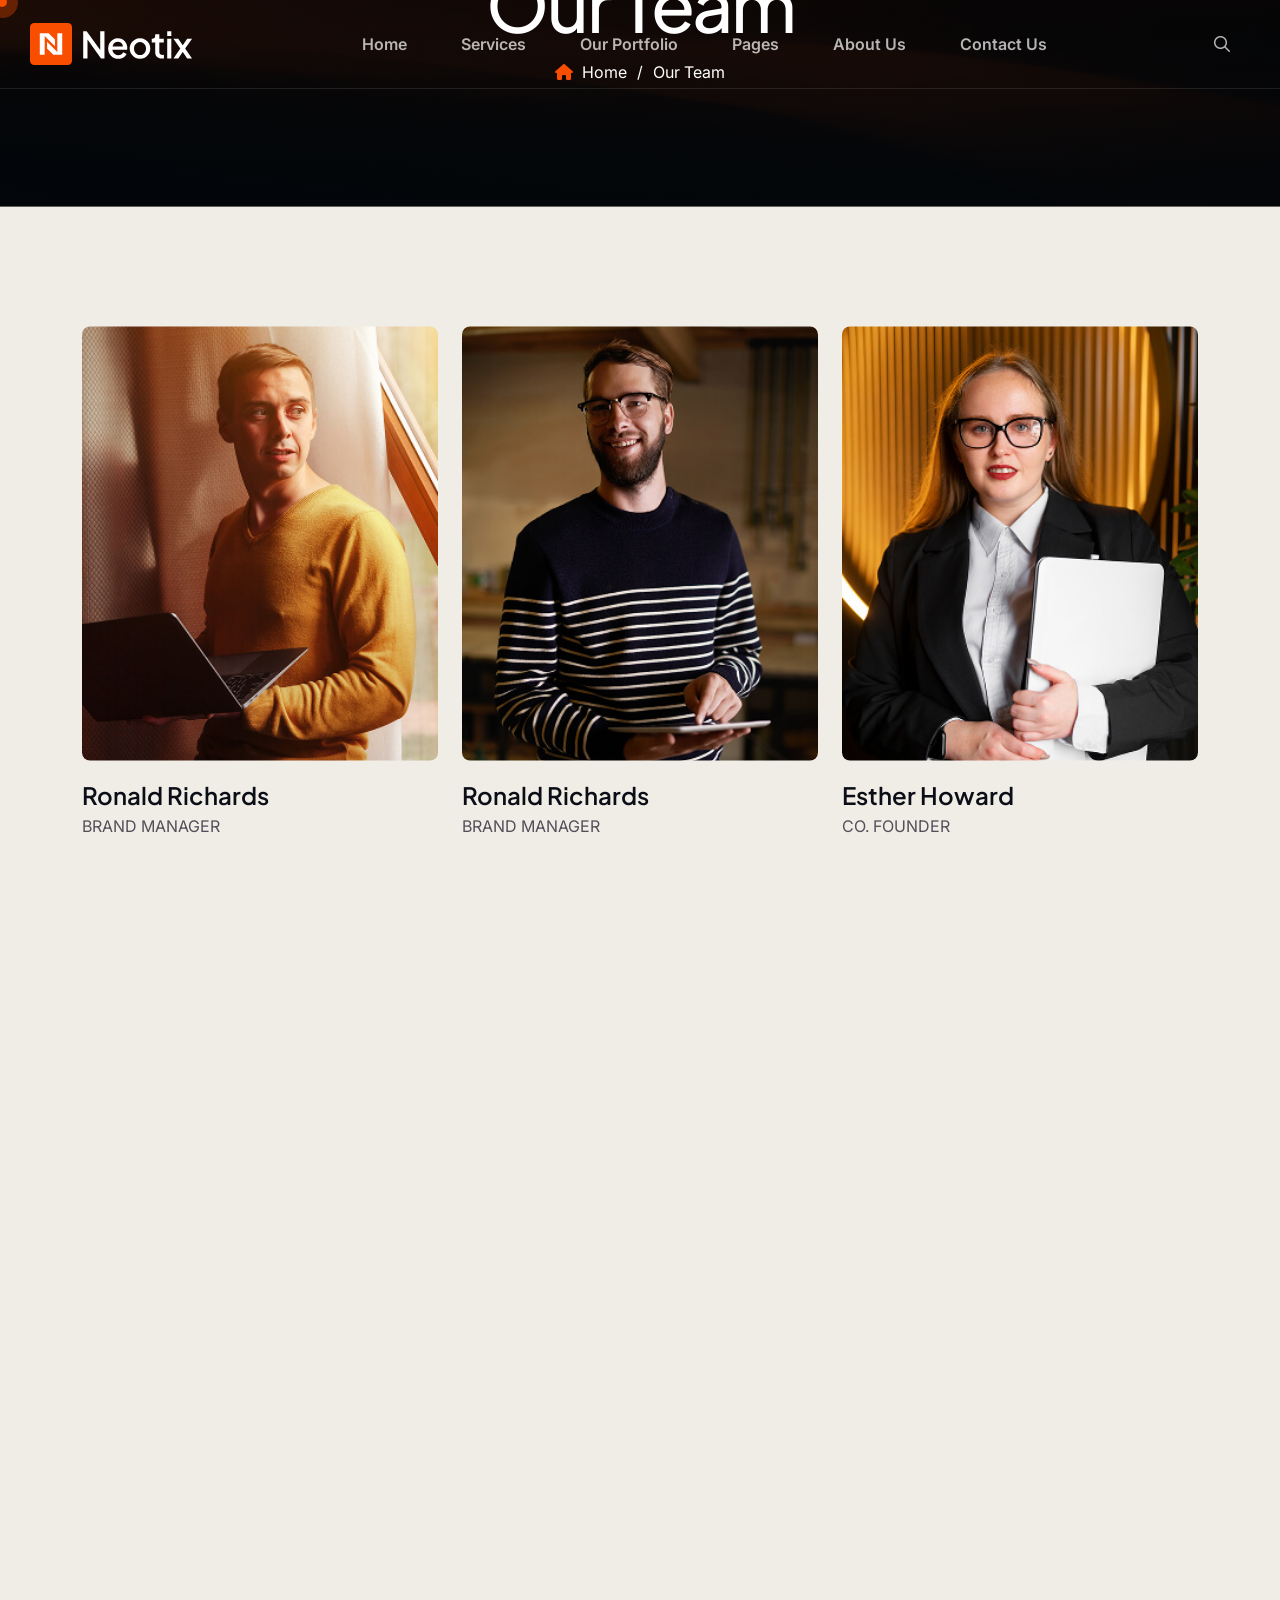
<file: team.html>
<!DOCTYPE html>
<html lang="en">
    <!--<< Header Area >>-->

<head>
        <!-- ========== Meta Tags ========== -->
        <meta charset="UTF-8">
        <meta http-equiv="X-UA-Compatible" content="IE=edge">
        <meta name="viewport" content="width=device-width, initial-scale=1">
        <meta name="author" content="Gramentheme">
        <meta name="description" content="Brevon - Multipurpose Business HTML Template">
        <!-- ======== Page title ============ -->
        <title>Neotix - IT Service & Solution</title>
        <!--<< Favcion >>-->
        <link rel="shortcut icon" href="assets/img/favicon.svg">
        <!--<< Bootstrap min.css >>-->
        <link rel="stylesheet" href="assets/css/bootstrap.min.css">
        <!--<< All Min Css >>-->
        <link rel="stylesheet" href="assets/css/all.min.css">
        <!--<< Animate.css >>-->
        <link rel="stylesheet" href="assets/css/animate.css">
        <!--<< Magnific Popup.css >>-->
        <link rel="stylesheet" href="assets/css/magnific-popup.css">
        <!--<< MeanMenu.css >>-->
        <link rel="stylesheet" href="assets/css/meanmenu.css">
        <!--<< Swiper Bundle.css >>-->
        <link rel="stylesheet" href="assets/css/swiper-bundle.min.css">
        <!--<< Nice Select.css >>-->
        <link rel="stylesheet" href="assets/css/nice-select.css">
        <!--<< Main.css >>-->
        <link rel="stylesheet" href="assets/css/main.css">
    </head>
    <body>

       <!-- Preloader Start -->
        <div id="preloader" class="preloader">
            <div class="animation-preloader">
                <div class="spinner">                
                </div>
                <div class="txt-loading">
                    <span data-text-preloader="N" class="letters-loading">
                        N
                    </span>
                    <span data-text-preloader="E" class="letters-loading">
                        E
                    </span>
                    <span data-text-preloader="O" class="letters-loading">
                        O
                    </span>
                    <span data-text-preloader="T" class="letters-loading">
                        T
                    </span>
                    <span data-text-preloader="I" class="letters-loading">
                        I
                    </span>
                    <span data-text-preloader="X" class="letters-loading">
                        X
                    </span>
                </div>
                <p class="text-center">Loading</p>
            </div>
            <div class="loader">
                <div class="row">
                    <div class="col-3 loader-section section-left">
                        <div class="bg"></div>
                    </div>
                    <div class="col-3 loader-section section-left">
                        <div class="bg"></div>
                    </div>
                    <div class="col-3 loader-section section-right">
                        <div class="bg"></div>
                    </div>
                    <div class="col-3 loader-section section-right">
                        <div class="bg"></div>
                    </div>
                </div>
            </div>
        </div>

        <!-- Back To Top Start -->
        <button id="back-top" class="back-to-top">
            <i class="fa-regular fa-arrow-up"></i>
        </button>

        <!-- GT MouseCursor Start -->
        <div class="mouseCursor cursor-outer"></div>
        <div class="mouseCursor cursor-inner"></div>

       

         <!-- Header-Top Section Start -->
        <div class="header-top-section">
            <div class="container-fluid">
                <div class="header-top-wrapper">
                    <div class="header-left">
                         <ul class="list">
                            <li>
                                <i class="fa-solid fa-location-dot"></i>
                                Riverside Park EU-1001
                            </li>
                            <li>।</li>
                            <li>
                                <i class="fa-regular fa-envelope"></i>
                                <a href="#">hello@neotix.com</a>
                            </li>
                        </ul>
                    </div>
                    <div class="header-right">
                        <span><i class="fa-regular fa-clock"></i> Mon–Fri 09:00 AM – 06:00 PM</span>
                            <div class="social-icon">
                            <a href="#"><i class="fa-brands fa-facebook-f"></i></a>
                            <a href="#"><i class="fa-brands fa-twitter"></i></a>
                            <a href="#"><i class="fa-brands fa-linkedin"></i></a>
                            <a href="#"><i class="fa-brands fa-instagram"></i></a>
                        </div>
                    </div>
                </div>
            </div>
        </div>

         <!-- Offcanvas Area Start -->
        <div class="fix-area">
            <div class="offcanvas__info">
                <div class="offcanvas__wrapper">
                    <div class="offcanvas__content">
                        <div class="offcanvas__top mb-5 d-flex justify-content-between align-items-center">
                            <div class="offcanvas__logo">
                                <a href="index.html">
                                    <img src="assets/img/logo/black-logo.svg" alt="logo-img">
                                </a>
                            </div>
                            <div class="offcanvas__close">
                                <button>
                                <i class="fas fa-times"></i>
                                </button>
                            </div>
                        </div>
                        <p class="text d-none d-xl-block">
                            Nullam dignissim, ante scelerisque the  is euismod fermentum odio sem semper the is erat, a feugiat leo urna eget eros. Duis Aenean a imperdiet risus.
                        </p>
                        <div class="mobile-menu fix mb-3"></div>
                        <div class="offcanvas__contact d-xl-block">
                            <h4 class="d-xl-block">Contact Info</h4>
                            <ul class="d-xl-block">
                                <li class="d-flex align-items-center">
                                    <div class="offcanvas__contact-icon">
                                        <i class="fal fa-map-marker-alt"></i>
                                    </div>
                                    <div class="offcanvas__contact-text">
                                        <a target="_blank" href="#">Main Street, Melbourne, Australia</a>
                                    </div>
                                </li>
                                <li class="d-flex align-items-center">
                                    <div class="offcanvas__contact-icon mr-15">
                                        <i class="fal fa-envelope"></i>
                                    </div>
                                    <div class="offcanvas__contact-text">
                                        <a href="#"><span class="mailto:info@example.com">info@example.com</span></a>
                                    </div>
                                </li>
                                <li class="d-flex align-items-center">
                                    <div class="offcanvas__contact-icon mr-15">
                                        <i class="fal fa-clock"></i>
                                    </div>
                                    <div class="offcanvas__contact-text">
                                        <a target="_blank" href="#">Mod-friday, 09am -05pm</a>
                                    </div>
                                </li>
                                <li class="d-flex align-items-center">
                                    <div class="offcanvas__contact-icon mr-15">
                                        <i class="far fa-phone"></i>
                                    </div>
                                    <div class="offcanvas__contact-text">
                                        <a href="#">+11002345909</a>
                                    </div>
                                </li>
                            </ul>
                            <div class="social-icon d-flex align-items-center">
                                <a href="#"><i class="fab fa-facebook-f"></i></a>
                                <a href="#"><i class="fab fa-twitter"></i></a>
                                <a href="#"><i class="fab fa-youtube"></i></a>
                                <a href="#"><i class="fab fa-linkedin-in"></i></a>
                            </div>
                        </div>
                    </div>
                </div>
            </div>
        </div>
        <div class="offcanvas__overlay"></div>

        
       
        <!-- Header Section Start -->
        <header id="header-sticky" class="header-1">
            <div class="container-fluid">
                <div class="mega-menu-wrapper">
                    <div class="header-main">
                        <div class="header-left">
                            <div class="logo">
                            <a href="index.html" class="header-logo">
                                <img src="assets/img/logo/white-logo.svg" alt="logo-img">
                            </a>
                            <a href="index.html" class="header-logo-2">
                                <img src="assets/img/logo/black-logo.svg" alt="logo-img">
                            </a>
                        </div>
                        </div>
                        <div class="mean__menu-wrapper">
                                <div class="main-menu">
                                    <nav id="mobile-menu">
                                        <ul>
                                            <li>
                                                <a href="index.html">Home</a>
                                            </li>
                                            <li>
                                                <a href="service.html">Services</a>
                                            </li>
                                            <li>
                                                <a href="project.html">Our Portfolio</a>
                                            </li>
                                            <li class="has-dropdown">
                                                <a href="#">Pages</a>
                                                <ul class="submenu">
                                                    <li>
                                                        <a href="team.html">Our Team</a>
                                                    </li>
                                                    <li>
                                                        <a href="faq.html">FAQs</a>
                                                    </li>
                                                    <li>
                                                        <a href="news.html">Blog</a>
                                                    </li>
                                                    <li>
                                                        <a href="pricing.html">Pricing</a>
                                                    </li>
                                                </ul>
                                            </li>
                                            <li>
                                                <a href="about.html">About Us</a>
                                            </li>
                                            <li>
                                                <a href="contact.html">Contact Us</a>
                                            </li>
                                        </ul>
                                    </nav>
                                </div>
                            </div> 
                          <div class="header-right d-flex justify-content-end align-items-center">
                            <div class="menu_search">
                                <button class="search_btn"><i class="far fa-search"></i></button>
                            </div>
                            <div class="header-btn">
                                <h6>
                                    <i class="fa-regular fa-phone-volume"></i>
                                    <a href="#">+(528) 456-7592</a>
                                </h6>
                                <div class="header-button">
                                <a href="contact.html" class="theme-btn">
                                   Get In Touch <i class="fa-solid fa-arrow-up-right"></i>
                                </a>
                            </div>
                            <div class="header__hamburger d-xl-none my-auto">
                                <div class="sidebar__toggle">
                                    <i class="fas fa-bars"></i>
                                </div>
                              </div>
                            </div>
                        </div>
                    </div>
                </div>
            </div>
        </header>

        <!-- start: Search Popup -->
        <div class="search_popup">
            <div class="container">
            <div class="row">
                <div class="col-xxl-12">
                <div class="search_wrapper">
                    <div class="search_top d-flex align-items-center">
                    <div class="search_logo">
                        <a href="index.html">
                        <img src="assets/img/logo/white-logo.svg" alt="img">
                        </a>
                    </div>
                    <div class="search_close">
                        <button type="button" class="search_close_btn">
                        <i class="fa-thin fa-times"></i>
                        </button>
                    </div>
                    </div>
                    <div class="search_form">
                    <form action="#">
                        <div class="search_input">
                        <input class="search-input-field" type="text" placeholder="Type here to search...">
                        <span class="search-focus-border"></span>
                        <button type="submit">
                            <svg width="20" height="20" viewBox="0 0 20 20" fill="none" xmlns="http://www.w3.org/2000/svg">
                            <path
                                d="M9.55 18.1C14.272 18.1 18.1 14.272 18.1 9.55C18.1 4.82797 14.272 1 9.55 1C4.82797 1 1 4.82797 1 9.55C1 14.272 4.82797 18.1 9.55 18.1Z"
                                stroke="currentColor" stroke-width="1.5" stroke-linecap="round" stroke-linejoin="round" />
                            <path d="M19.0002 19.0002L17.2002 17.2002" stroke="currentColor" stroke-width="1.5"
                                stroke-linecap="round" stroke-linejoin="round" />
                            </svg>
                        </button>
                        </div>
                    </form>
                    </div>
                </div>
                </div>
            </div>
            </div>
        </div>
        <div class="search-popup-overlay"></div>

        
        <div id="smooth-wrapper">
            <div id="smooth-content">

                <!-- Breadcrumb Section Start -->
                <div class="breadcrumb-wrapper bg-cover" style="background-image: url('assets/img/breadcrumb.jpg');">
                    <div class="container">
                        <div class="page-heading">
                            <div class="breadcrumb-sub-title">
                                <h1 class="text-white wow fadeInUp" data-wow-delay=".3s">Our team</h1>
                            </div>
                            <ul class="breadcrumb-items wow fadeInUp" data-wow-delay=".5s">
                                <li>
                                    <a href="index.html">
                                        <i class="fa-solid fa-house"></i> Home
                                    </a>
                                </li>
                                <li>
                                    /
                                </li>
                                <li>
                                    Our team
                                </li>
                            </ul>
                        </div>
                    </div>
                </div>
                
              <!-- Team Section Start -->
                <section class="team-section section-padding fix">
                    <div class="container">
                        <div class="team-wrapper">
                            <div class="row g-4">
                                <div class="col-xl-4 col-lg-6 col-md-6 tp_fade_anim" data-delay=".3" data-fade-from="left">
                                    <div class="team-card-item style-inner">
                                        <div class="team-image">
                                            <img src="assets/img/home-1/team/01.jpg" alt="img">
                                            <div class="social-icon">
                                                <a href="#"><i class="fa-brands fa-facebook-f"></i></a>
                                                <a href="#"><i class="fa-brands fa-linkedin-in"></i></a>
                                                <a href="#"><i class="fa-brands fa-twitter"></i></a>
                                                <a href="#"><i class="fa-brands fa-youtube"></i></a>
                                            </div>
                                        </div>
                                        <div class="team-content">
                                            <h3>
                                                <a href="team-details.html">Ronald Richards</a>
                                            </h3>
                                            <p>Brand Manager</p>
                                        </div>
                                    </div>
                                </div>
                                <div class="col-xl-4 col-lg-6 col-md-6 tp_fade_anim" data-delay=".3" data-fade-from="left">
                                    <div class="team-card-item style-inner">
                                        <div class="team-image">
                                            <img src="assets/img/home-1/team/02.jpg" alt="img">
                                            <div class="social-icon">
                                                <a href="#"><i class="fa-brands fa-facebook-f"></i></a>
                                                <a href="#"><i class="fa-brands fa-linkedin-in"></i></a>
                                                <a href="#"><i class="fa-brands fa-twitter"></i></a>
                                                <a href="#"><i class="fa-brands fa-youtube"></i></a>
                                            </div>
                                        </div>
                                        <div class="team-content">
                                            <h3>
                                                <a href="team-details.html">Ronald Richards</a>
                                            </h3>
                                            <p>Brand Manager</p>
                                        </div>
                                    </div>
                                </div>
                                <div class="col-xl-4 col-lg-6 col-md-6 tp_fade_anim" data-delay=".5" data-fade-from="left">
                                    <div class="team-card-item style-inner">
                                        <div class="team-image">
                                            <img src="assets/img/home-1/team/03.jpg" alt="img">
                                            <div class="social-icon">
                                                <a href="#"><i class="fa-brands fa-facebook-f"></i></a>
                                                <a href="#"><i class="fa-brands fa-linkedin-in"></i></a>
                                                <a href="#"><i class="fa-brands fa-twitter"></i></a>
                                                <a href="#"><i class="fa-brands fa-youtube"></i></a>
                                            </div>
                                        </div>
                                        <div class="team-content">
                                            <h3>
                                                <a href="team-details.html">Esther Howard</a>
                                            </h3>
                                            <p>Co. founder</p>
                                        </div>
                                    </div>
                                </div>
                                <div class="col-xl-4 col-lg-6 col-md-6 tp_fade_anim" data-delay=".3" data-fade-from="left">
                                    <div class="team-card-item style-inner">
                                        <div class="team-image">
                                            <img src="assets/img/home-1/team/04.jpg" alt="img">
                                            <div class="social-icon">
                                                <a href="#"><i class="fa-brands fa-facebook-f"></i></a>
                                                <a href="#"><i class="fa-brands fa-linkedin-in"></i></a>
                                                <a href="#"><i class="fa-brands fa-twitter"></i></a>
                                                <a href="#"><i class="fa-brands fa-youtube"></i></a>
                                            </div>
                                        </div>
                                        <div class="team-content">
                                            <h3>
                                                <a href="team-details.html">Henderson & Co.</a>
                                            </h3>
                                            <p>Co Founder</p>
                                        </div>
                                    </div>
                                </div>
                                <div class="col-xl-4 col-lg-6 col-md-6 tp_fade_anim" data-delay=".5" data-fade-from="left">
                                    <div class="team-card-item style-inner">
                                        <div class="team-image">
                                            <img src="assets/img/home-1/team/05.jpg" alt="img">
                                            <div class="social-icon">
                                                <a href="#"><i class="fa-brands fa-facebook-f"></i></a>
                                                <a href="#"><i class="fa-brands fa-linkedin-in"></i></a>
                                                <a href="#"><i class="fa-brands fa-twitter"></i></a>
                                                <a href="#"><i class="fa-brands fa-youtube"></i></a>
                                            </div>
                                        </div>
                                        <div class="team-content">
                                            <h3>
                                                <a href="team-details.html">Cloud Sphere</a>
                                            </h3>
                                            <p>ui-ux designer</p>
                                        </div>
                                    </div>
                                </div>
                                <div class="col-xl-4 col-lg-6 col-md-6 tp_fade_anim" data-delay=".7" data-fade-from="left">
                                    <div class="team-card-item style-inner">
                                        <div class="team-image">
                                            <img src="assets/img/home-1/team/06.jpg" alt="img">
                                            <div class="social-icon">
                                                <a href="#"><i class="fa-brands fa-facebook-f"></i></a>
                                                <a href="#"><i class="fa-brands fa-linkedin-in"></i></a>
                                                <a href="#"><i class="fa-brands fa-twitter"></i></a>
                                                <a href="#"><i class="fa-brands fa-youtube"></i></a>
                                            </div>
                                        </div>
                                        <div class="team-content">
                                            <h3>
                                                <a href="team-details.html">Nova Tech</a>
                                            </h3>
                                            <p>Brand Manager</p>
                                        </div>
                                    </div>
                                </div>
                            </div>
                            <div class="page-nav-wrap text-center">
                                <ul>
                                    <li><a class="page-numbers" href="#"><i class="fa-solid fa-arrow-up-left"></i></a></li>
                                    <li class="active"><a class="page-numbers" href="#">01</a></li>
                                    <li><a class="page-numbers" href="#">02</a></li>
                                    <li><a class="page-numbers" href="#">03</a></li>
                                    <li><a class="page-numbers" href="#"><i class="fa-solid fa-arrow-up-right"></i></a></li>
                                </ul>
                            </div>
                        </div>
                    </div>
                </section>


                <!-- Footer Section Start -->
                <footer class="footer-section fix">
                    <div class="footer-area bg-cover" style="background-image: url(assets/img/home-1/footer-bg.jpg);">
                        <div class="container">
                        <div class="footer-widget-wrapper">
                            <div class="row justify-content-between">
                                <div class="col-xl-4 col-lg-5 col-md-6 wow fadeInUp" data-wow-delay=".2s">
                                    <div class="footer-widget-items">
                                        <div class="widget-head">
                                            <a href="index.html" class="footer-logo">
                                                <img src="assets/img/logo/white-logo.svg" alt="img">
                                            </a>
                                        </div>
                                        <div class="footer-content">
                                            <p>
                                                Businesses to thrive in changing digital world. With over a decade systems that drive growth an efficiency. From IT consulting.
                                            </p>
                                            <a href="contact.html" class="theme-btn">
                                                Get started now <i class="fa-solid fa-arrow-up-right"></i>
                                            </a>
                                        </div>
                                    </div>
                                </div>
                                <div class="col-xl-2 col-lg-3 col-md-6 wow fadeInUp" data-wow-delay=".4s">
                                    <div class="footer-widget-items">
                                        <div class="widget-head">
                                            <h3>Company</h3>
                                        </div>
                                        <ul class="list-area">
                                            <li>
                                                <a href="about.html">
                                                    About us
                                                </a>
                                            </li>
                                            <li>
                                                <a href="contact.html">
                                                    Work process
                                                </a>
                                            </li>
                                            <li>
                                                <a href="about.html">
                                                    About us
                                                </a>
                                            </li>
                                            <li>
                                                <a href="team.html">
                                                    Our team
                                                </a>
                                            </li>
                                            <li>
                                                <a href="contact.html">
                                                    Contact
                                                </a>
                                            </li>
                                            <li>
                                                <a href="news.html">
                                                    Blogs
                                                </a>
                                            </li>
                                        </ul>
                                    </div>
                                </div>
                                <div class="col-xl-3 ps-lg-5 col-lg-4 col-md-6 wow fadeInUp" data-wow-delay=".6s">
                                    <div class="footer-widget-items">
                                        <div class="widget-head">
                                            <h3>Recourse</h3>
                                        </div>
                                        <ul class="list-area">
                                            <li>
                                                <a href="service-details.html">
                                                    Future innovations
                                                </a>
                                            </li>
                                            <li>
                                                <a href="service-details.html">
                                                    Smart solutions
                                                </a>
                                            </li>
                                            <li>
                                                <a href="service-details.html">
                                                    IT consulting
                                                </a>
                                            </li>
                                            <li>
                                                <a href="service-details.html">
                                                    NextGen  IT 
                                                </a>
                                            </li>
                                            <li>
                                                <a href="service-details.html">
                                                    Cyber security
                                                </a>
                                            </li>
                                            <li>
                                                <a href="service-details.html">
                                                    Software solution
                                                </a>
                                            </li>
                                        </ul>
                                    </div>
                                </div>
                                <div class="col-xl-3 col-lg-6 col-md-6 wow fadeInUp" data-wow-delay=".8s">
                                    <div class="footer-widget-items">
                                        <div class="widget-head">
                                            <h3>Subscribe Newsletter</h3>
                                        </div>
                                        <div class="contact-item">
                                            <form action="#">
                                                <input type="text" placeholder="Email address">
                                            </form>
                                            <button type="submit" class="theme-btn w-100">
                                                    Subscribe now <i class="fa-solid fa-arrow-up-right"></i>
                                            </button>
                                            <div class="social-icon">
                                                <a href="#"><i class="fa-brands fa-facebook-f"></i></a>
                                                <a href="#"><i class="fa-brands fa-linkedin-in"></i></a>
                                                <a href="#"><i class="fa-brands fa-twitter"></i></a>
                                                <a href="#"><i class="fa-brands fa-youtube"></i></a>
                                            </div>
                                        </div>
                                    </div>
                                </div>
                            </div>
                        </div>
                        <div class="footer-bottom-wrapper">
                            <p class="wow fadeInUp" data-wow-delay=".3s">
                               Copyright <span>Samia.</span> All rights reserved.
                            </p>
                            <ul class="footer-list wow fadeInUp" data-wow-delay=".7s">
                                <li>
                                    <a href="contact.html">Privacy policy</a>
                                </li>
                                <li>।</li>
                                <li>
                                    <a href="contact.html">Terms & conditions</a>
                                </li>
                            </ul>
                        </div>
                    </div>
                    </div>
                </footer>

            </div>
        </div>

       

        
        <!--<< All JS Plugins >>-->
        <script src="assets/js/jquery-3.7.1.min.js"></script>
        <!--<< Viewport Js >>-->
        <script src="assets/js/viewport.jquery.js"></script>
        <!--<< Bootstrap Js >>-->
        <script src="assets/js/bootstrap.bundle.min.js"></script>
        <!--<< Gsap Min Js >>-->
        <script src="assets/js/gsap.min.js"></script>
        <!--<< ScrollTrigger Min Js >>-->
        <script src="assets/js/ScrollTrigger.min.js"></script>
        <!--<< ScrollSmoother Min Js >>-->
        <script src="assets/js/ScrollSmoother.min.js"></script>
        <!--<< ScrollToPlugin Min Js >>-->
        <script src="assets/js/ScrollToPlugin.min.js"></script>
        <!--<< SplitText Min Js >>-->
        <script src="assets/js/SplitText.min.js"></script>
        <!--<< TextPlugin Min Js >>-->
        <script src="assets/js/TextPlugin.js"></script>
         <!--<< Chroma Min Js >>-->
        <script src="assets/js/chroma.min.js"></script>
        <!--<< nice-selec Js >>-->
        <script src="assets/js/jquery.nice-select.min.js"></script>
        <!--<< Waypoints Js >>-->
        <script src="assets/js/jquery.waypoints.js"></script>
        <!--<< Counterup Js >>-->
        <script src="assets/js/jquery.counterup.min.js"></script>
        <!--<< Swiper Slider Js >>-->
        <script src="assets/js/swiper-bundle.min.js"></script>
        <!--<< MeanMenu Js >>-->
        <script src="assets/js/jquery.meanmenu.min.js"></script>
        <!--<< Parallaxie Js >>-->
        <script src="assets/js/parallaxie.js"></script>
        <!--<< Magnific Popup Js >>-->
        <script src="assets/js/jquery.magnific-popup.min.js"></script>
        <!--<< Wow Animation Js >>-->
        <script src="assets/js/wow.min.js"></script>
        <!--<< Main.js >>-->
        <script src="assets/js/main.js"></script>
    </body>

</html>
</file>
<file: assets/css/nice-select.css>
.nice-select {
  -webkit-tap-highlight-color: transparent;
  background-color: #fff;
  border-radius: 5px; 
  border: 1px solid  #CCCCCC;
  box-sizing: border-box;
  clear: both;
  cursor: pointer;
  display: block;
  float: left;
  color: #6E6E6E; 
  font-family:  "Plus Jakarta Sans", system-ui;
  font-size: 16px;
  font-style: normal;
  font-weight: 400;
  line-height: 26.08px;  
  height: 57px;
  line-height: 40px;
  outline: none;
  padding: 8px 10px; 
  position: relative;
  text-align: left !important;
  -webkit-transition: all 0.2s ease-in-out;
  transition: all 0.2s ease-in-out;
  -webkit-user-select: none;
     -moz-user-select: none;
      -ms-user-select: none;
          user-select: none;
  white-space: nowrap;
  width: auto; }
  .nice-select:hover {
    border-color: #6E6E6E; }
  .nice-select:active, .nice-select.open, .nice-select:focus {
    border-color: #6E6E6E; }
  .nice-select:after {
    border-bottom: 2px solid #6E6E6E;
    border-right: 2px solid #6E6E6E;
    content: '';
    display: block;
    height: 5px;
    margin-top: -4px;
    pointer-events: none;
    position: absolute;
    right: 12px;
    top: 50%;
    -webkit-transform-origin: 66% 66%;
        -ms-transform-origin: 66% 66%;
            transform-origin: 66% 66%;
    -webkit-transform: rotate(45deg);
        -ms-transform: rotate(45deg);
            transform: rotate(45deg);
    -webkit-transition: all 0.15s ease-in-out;
    transition: all 0.15s ease-in-out;
    width: 5px; }
  .nice-select.open:after {
    -webkit-transform: rotate(-135deg);
        -ms-transform: rotate(-135deg);
            transform: rotate(-135deg); }
  .nice-select.open .list {
    opacity: 1;
    pointer-events: auto;
    -webkit-transform: scale(1) translateY(0);
        -ms-transform: scale(1) translateY(0);
            transform: scale(1) translateY(0); }
  .nice-select.disabled {
    border-color: #6E6E6E;
    color: #6E6E6E;
    pointer-events: none; }
    .nice-select.disabled:after {
      border-color: #6E6E6E; }
  .nice-select.wide {
    width: 100%; }
    .nice-select.wide .list {
      left: 0 !important;
      right: 0 !important; }
  .nice-select.right {
    float: right; }
    .nice-select.right .list {
      left: auto;
      right: 0; }
  .nice-select.small {
    font-size: 12px;
    height: 36px;
    line-height: 34px; }
    .nice-select.small:after {
      height: 4px;
      width: 4px; }
    .nice-select.small .option {
      line-height: 34px;
      min-height: 34px; }
  .nice-select .list {
    background-color: #fff;
    border-radius: 5px;
    box-shadow: 0 0 0 1px rgba(68, 68, 68, 0.11);
    box-sizing: border-box;
    margin-top: 4px;
    opacity: 0;
    overflow: hidden;
    padding: 0;
    pointer-events: none;
    position: absolute;
    top: 100%;
    left: 0;
    -webkit-transform-origin: 50% 0;
        -ms-transform-origin: 50% 0;
            transform-origin: 50% 0;
    -webkit-transform: scale(0.75) translateY(-21px);
        -ms-transform: scale(0.75) translateY(-21px);
            transform: scale(0.75) translateY(-21px);
    -webkit-transition: all 0.2s cubic-bezier(0.5, 0, 0, 1.25), opacity 0.15s ease-out;
    transition: all 0.2s cubic-bezier(0.5, 0, 0, 1.25), opacity 0.15s ease-out;
    z-index: 9; }
    .nice-select .list:hover .option:not(:hover) {
      background-color: transparent !important; }
  .nice-select .option {
    cursor: pointer;
    font-weight: 400;
    line-height: 40px;
    list-style: none;
    min-height: 40px;
    outline: none;
    padding-left: 18px;
    padding-right: 29px;
    text-align: left;
    -webkit-transition: all 0.2s;
    transition: all 0.2s; }
    .nice-select .option:hover, .nice-select .option.focus, .nice-select .option.selected.focus {
      background-color: #f6f6f6; }
    .nice-select .option.selected {
      font-weight: bold; }
    .nice-select .option.disabled {
      background-color: transparent;
      color: #999;
      cursor: default; }

.no-csspointerevents .nice-select .list {
  display: none; }

.no-csspointerevents .nice-select.open .list {
  display: block; }
</file>
<file: assets/css/main.css>
@charset "UTF-8";
/*======================================================================================
Name: Neotix 
Author: Samia Farjana
Contact: hello.samiafarjana@gmail.com
Description: Neotix - IT Service & Solution
Version: 1.0.0
=======================================================================================*/
/*======================================================================================
  >> TABLE OF CONTENTS <<
========================================================================================
01. Mixins & Variables
02. Base
03. Components
04. Layouts
05. Sections
======================================================================================*/
/*---------------------------------------
01. Mixins & Variables
---------------------------------------*/
@import url("https://fonts.googleapis.com/css2?family=Plus+Jakarta+Sans:ital,wght@0,200..800;1,200..800&display=swap");
@import url("https://fonts.googleapis.com/css2?family=Inter:ital,opsz,wght@0,14..32,100..900;1,14..32,100..900&display=swap");
:root {
  --body: #fff;
  --black: #000;
  --white: #fff;
  --theme: #F94D00;
  --header: #0B0D17;
  --text: #534F5A;
  --border: #02060A;
  --bg: #EFEDE5;
  --bg2: #0F172A;
  --box-shadow: 0px 1px 14px 0px rgba(0, 0, 0, 0.13);
}

/*---------------------------------------
02. Base
---------------------------------------*/
/* --------------------------------------------
    Template Default Fonts & Fonts Styles
 ---------------------------------------------- */
body {
  font-family: "Inter", sans-serif;
  font-size: 16px;
  font-weight: 400;
  line-height: 28px;
  color: var(--text);
  background-color: var(--bg);
  padding: 0;
  margin: 0;
  overflow-x: hidden;
}
@media (max-width: 575px) {
  body {
    font-size: 14px;
  }
}

ul {
  padding: 0;
  margin: 0;
  list-style: none;
}

button {
  border: none;
  background-color: transparent;
  padding: 0;
}

input:focus {
  color: var(--white);
  outline: none;
}

input {
  color: var(--white);
}

h1,
h2,
h3,
h4,
h5,
h6 {
  font-family: "Plus Jakarta Sans", sans-serif;
  margin: 0px;
  padding: 0;
  color: var(--header);
  transition: all 0.4s ease-in-out;
}

h1 {
  font-size: 80px;
  font-weight: 600;
  line-height: 95%;
  text-transform: capitalize;
}
@media (max-width: 1399px) {
  h1 {
    font-size: 60px;
  }
}
@media (max-width: 1199px) {
  h1 {
    font-size: 55px;
  }
}
@media (max-width: 991px) {
  h1 {
    font-size: 60px;
    line-height: 130% !important;
  }
}
@media (max-width: 767px) {
  h1 {
    font-size: 55px;
  }
}
@media (max-width: 575px) {
  h1 {
    font-size: 44px;
  }
}
@media (max-width: 470px) {
  h1 {
    font-size: 34px;
  }
}

h2 {
  font-size: 48px;
  font-weight: 600;
  line-height: 117%;
}
@media (max-width: 1399px) {
  h2 {
    font-size: 44px;
  }
}
@media (max-width: 1199px) {
  h2 {
    font-size: 40px;
  }
}
@media (max-width: 991px) {
  h2 {
    font-size: 36px;
  }
}
@media (max-width: 767px) {
  h2 {
    font-size: 40px;
  }
}
@media (max-width: 575px) {
  h2 {
    font-size: 30px;
  }
}
@media (max-width: 470px) {
  h2 {
    font-size: 30px;
  }
}

h3 {
  font-size: 24px;
  font-weight: 600;
  line-height: 133%;
  text-transform: capitalize;
}
@media (max-width: 575px) {
  h3 {
    font-size: 20px;
  }
}

h4 {
  font-size: 20px;
  font-weight: 600;
  line-height: 150%;
  text-transform: capitalize;
}

h5 {
  font-size: 18px;
  font-weight: 600;
  text-transform: capitalize;
}

h6 {
  font-size: 16px;
  font-weight: 600;
  text-transform: capitalize;
}

a {
  text-decoration: none;
  outline: none !important;
  cursor: pointer;
  color: var(--header);
  transition: all 0.4s ease-in-out;
}

p {
  margin: 0px;
  transition: all 0.4s ease-in-out;
}

span {
  margin: 0px;
}

.theme-btn {
  position: relative;
  display: inline-flex;
  align-items: center;
  justify-content: center;
  vertical-align: middle;
  -webkit-appearance: none;
  appearance: none;
  outline: none !important;
  border: none;
  font-weight: 700;
  font-size: 16px;
  color: var(--white);
  padding: 16px 40px 14px;
  transition: 0.5s ease-in-out;
  text-transform: capitalize;
  overflow: hidden;
  gap: 5px;
  text-align: center;
  background-color: var(--theme);
  z-index: 1;
  border-radius: 100px;
}
.theme-btn i {
  margin-left: 5px;
}
.theme-btn::before {
  content: "";
  background-color: var(--header);
  position: absolute;
  top: 0;
  left: 0;
  right: 0;
  bottom: 0;
  width: 100%;
  clip-path: circle(0% at 50% 50%);
  transition: all cubic-bezier(0, 0.96, 0.58, 1.1) 0.8s;
  z-index: -1;
}
.theme-btn:hover::before {
  clip-path: circle(100% at 50% 50%);
  transition: all cubic-bezier(0, 0.96, 0.58, 1.1) 4s;
  transition-delay: 200ms;
}
.theme-btn::after {
  content: "";
  background-color: rgba(11, 13, 23, 0.3);
  position: absolute;
  top: 0;
  left: 0;
  right: 0;
  bottom: 0;
  width: 100%;
  clip-path: circle(0% at 50% 50%);
  transition: all cubic-bezier(0, 0.96, 0.58, 1.1) 0.8s;
  z-index: -1;
}
.theme-btn:hover::after {
  clip-path: circle(100% at 50% 50%);
  transition: all cubic-bezier(0, 0.96, 0.58, 1.1) 4s;
}
.theme-btn span {
  font-size: 16px;
  position: relative;
  top: -1px;
  font-weight: 700;
  transition: all 500ms ease;
}
.theme-btn:hover {
  color: var(--white);
}
.theme-btn:hover img {
  filter: brightness(0);
}

.link-btn {
  color: var(--theme);
  font-size: 16px;
  font-weight: 600;
  display: inline-block;
  font-family: "Plus Jakarta Sans", sans-serif;
}
.link-btn i {
  margin-left: 5px;
  color: var(--theme);
}

.tw-hover-btn {
  position: relative;
  overflow: hidden;
}

.theme-btn-main {
  width: 166px;
  height: 166px;
  border-radius: 50%;
  display: flex;
  flex-direction: column;
  align-items: center;
  justify-content: center;
  position: relative;
  cursor: pointer;
  border: 1px solid rgba(255, 255, 255, 0.12);
  color: #fff;
}

.theme-btn-text,
.theme-btn-icon {
  position: relative;
  z-index: 3;
}

.tw-btn-circle-dot {
  position: absolute;
  width: 20px;
  height: 20px;
  border-radius: 50%;
  background: var(--theme);
  transform: translate(-50%, -50%);
  transition: width 0.6s ease, height 0.6s ease;
  pointer-events: none;
  z-index: 1;
  bottom: -15px;
}

/*---------------------------------------
03. Components
---------------------------------------*/
.mean-container a.meanmenu-reveal {
  display: none;
}

.mean-container .mean-nav {
  background: none;
  margin-top: 0;
}

.mean-container .mean-bar {
  padding: 0;
  min-height: auto;
  background: none;
  background: none;
}

.mean-container .mean-nav > ul {
  padding: 0;
  margin: 0;
  width: 100%;
  list-style-type: none;
  display: block !important;
}

.mean-container a.meanmenu-reveal {
  display: none !important;
}

.mean-container .mean-nav ul li a {
  display: block;
  width: 100%;
  padding: 10px 0;
  color: var(--black);
  font-size: 16px;
  font-weight: 500;
  line-height: 2;
  text-transform: capitalize;
  border-bottom: 1px solid rgba(0, 0, 0, 0.2) !important;
  border: none;
}
.mean-container .mean-nav ul li a:hover {
  color: var(--theme);
}

.mean-container .mean-nav ul li .submenu li a {
  border-bottom: none !important;
  font-size: 14px;
  padding: 6px 0;
  color: var(--header);
}

.mean-container .mean-nav ul li a:last-child {
  border-bottom: 0;
}

.mean-container .mean-nav ul li a:hover {
  color: var(--theme);
}

.mean-container .mean-nav ul li a.mean-expand {
  margin-top: 5px;
  padding: 0 !important;
}

.mean-container .mean-nav ul li > a > i {
  display: none;
}

.mean-container .mean-nav ul li > a.mean-expand i {
  display: inline-block;
  font-size: 18px;
}

.mean-container .mean-nav > ul > li:first-child > a {
  border-top: 0;
}

.mean-container .mean-nav ul li a.mean-expand.mean-clicked i {
  transform: rotate(45deg);
  -webkit-transform: rotate(45deg);
  -moz-transform: rotate(45deg);
  -ms-transform: rotate(45deg);
  -o-transform: rotate(45deg);
  transition: all 0.4s ease-in-out;
}

.mean-container .mean-nav ul li .mega-menu li a {
  height: 200px;
  width: 100%;
  padding: 0;
  border-top: 0;
  margin-bottom: 20px;
}

.preloader {
  align-items: center;
  cursor: default;
  display: flex;
  height: 100%;
  justify-content: center;
  position: fixed;
  left: 0;
  top: 0;
  width: 100%;
  z-index: 9999999;
}
.preloader .animation-preloader {
  z-index: 1000;
}
.preloader .animation-preloader .spinner {
  animation: spinner 1s infinite linear;
  border-radius: 50%;
  border: 3px solid rgba(0, 0, 0, 0.2);
  border-top-color: var(--theme);
  height: 9em;
  margin: 0 auto 3.5em auto;
  width: 9em;
}
@media (max-width: 767px) {
  .preloader .animation-preloader .spinner {
    width: 7.5em;
    height: 7.5em;
    margin: 0 auto 1.5em auto;
  }
}
.preloader .animation-preloader .txt-loading {
  font: 500 5em "Plus Jakarta Sans", sans-serif, "Inter", sans-serif;
  text-align: center;
  user-select: none;
  font-family: "Plus Jakarta Sans", sans-serif;
  font-weight: 700;
}
@media (max-width: 767px) {
  .preloader .animation-preloader .txt-loading {
    font-size: 2.5em;
  }
}
.preloader .animation-preloader .txt-loading .letters-loading {
  color: var(--theme);
  position: relative;
}
.preloader .animation-preloader .txt-loading .letters-loading:nth-child(2):before {
  animation-delay: 0.2s;
}
.preloader .animation-preloader .txt-loading .letters-loading:nth-child(3):before {
  animation-delay: 0.4s;
}
.preloader .animation-preloader .txt-loading .letters-loading:nth-child(4):before {
  animation-delay: 0.6s;
}
.preloader .animation-preloader .txt-loading .letters-loading:nth-child(5):before {
  animation-delay: 0.8s;
}
.preloader .animation-preloader .txt-loading .letters-loading:nth-child(6):before {
  animation-delay: 1s;
}
.preloader .animation-preloader .txt-loading .letters-loading:nth-child(7):before {
  animation-delay: 1.2s;
}
.preloader .animation-preloader .txt-loading .letters-loading:nth-child(8):before {
  animation-delay: 1.4s;
}
.preloader .animation-preloader .txt-loading .letters-loading::before {
  animation: letters-loading 4s infinite;
  color: var(--header);
  content: attr(data-text-preloader);
  left: 0;
  opacity: 0;
  font-family: "Plus Jakarta Sans", sans-serif;
  position: absolute;
  top: -3px;
  transform: rotateY(-90deg);
}
.preloader p {
  font-size: 16px;
  font-weight: 500;
  text-transform: uppercase;
  letter-spacing: 8px;
  color: var(--theme);
}
.preloader .loader {
  position: fixed;
  top: 0;
  left: 0;
  width: 100%;
  height: 100%;
  font-size: 0;
  z-index: 1;
  pointer-events: none;
}
.preloader .loader .row {
  height: 100%;
}
.preloader .loader .loader-section {
  padding: 0px;
}
.preloader .loader .loader-section .bg {
  background-color: var(--white);
  height: 100%;
  left: 0;
  width: 100%;
  transition: all 800ms cubic-bezier(0.77, 0, 0.175, 1);
}
.preloader.loaded .animation-preloader {
  opacity: 0;
  transition: 0.3s ease-out;
}
.preloader.loaded .loader-section .bg {
  width: 0;
  transition: 0.7s 0.3s allcubic-bezier(0.1, 0.1, 0.1, 1);
}

.back-to-top {
  background-color: var(--theme);
  width: 50px;
  height: 50px;
  line-height: 40px;
  border-radius: 100px;
  color: var(--white);
  font-size: 16px;
  position: fixed;
  display: inline-block;
  z-index: 9999;
  right: 30px;
  bottom: 30px;
  transition: all 0.4s ease-in-out;
  opacity: 0;
  visibility: hidden;
  transform: translateY(20px);
}
@media (max-width: 575px) {
  .back-to-top {
    display: none;
  }
}
.back-to-top:hover {
  background-color: var(--white);
  color: var(--theme);
}
.back-to-top.show {
  opacity: 1;
  visibility: visible;
  transform: translate(0);
}

.cursor-outer {
  -webkit-margin-start: -12px;
  margin-inline-start: -12px;
  margin-top: -12px;
  width: 30px;
  height: 30px;
  border: 1px solid var(--theme);
  background-color: var(--theme);
  -webkit-box-sizing: border-box;
  box-sizing: border-box;
  z-index: 10000000;
  opacity: 0.34;
  -webkit-transition: all 0.4s ease-out 0s;
  transition: all 0.4s ease-out 0s;
}

.cursor-outer.cursor-hover {
  opacity: 0.14;
}

.cursor-outer.cursor-big {
  opacity: 0;
}

.mouseCursor {
  position: fixed;
  top: 0;
  inset-inline-start: 0;
  inset-inline-end: 0;
  bottom: 0;
  pointer-events: none;
  border-radius: 50%;
  -webkit-transform: translateZ(0);
  transform: translateZ(0);
  visibility: hidden;
  text-align: center;
}

.mouseCursor.cursor-big {
  width: 20px;
  height: 20px;
  -webkit-margin-start: -12px;
  margin-inline-start: -12px;
  margin-top: -12px;
}

.cursor-inner {
  -webkit-margin-start: -3px;
  margin-inline-start: -3px;
  margin-top: -3px;
  width: 10px;
  height: 10px;
  z-index: 10000001;
  background-color: var(--theme);
  opacity: 1;
  -webkit-transition: all 0.24s ease-out 0s;
  transition: all 0.24s ease-out 0s;
}
.cursor-inner span {
  color: var(--text);
  line-height: 60px;
  opacity: 0;
  text-transform: uppercase;
  letter-spacing: 1px;
  font-size: 12px;
}

.cursor-inner.cursor-big span {
  opacity: 1;
}

.cursor-inner.cursor-hover {
  -webkit-margin-start: -10px;
  margin-inline-start: -10px;
  margin-top: -10px;
  width: 30px;
  height: 30px;
  background-color: var(--theme);
  border: 1px solid #686363;
  opacity: 0;
}

.search_popup {
  position: fixed;
  top: 0;
  left: 0;
  width: 100%;
  background-color: var(--header);
  z-index: 100;
  padding-top: 70px;
  padding-bottom: 100px;
  opacity: 0;
  backdrop-filter: blur(10px);
  transform: translateY(-100%);
  transition: all 0.6s ease;
}
.search_popup.search-opened {
  opacity: 1;
  transform: translateY(0%);
  transition-delay: 0s;
  z-index: 999999;
}
.search_popup.search-opened .search_form .search_input {
  transform: translateY(0px);
  opacity: 1;
  transition-delay: 0.3s;
}
.search_popup.search-opened .search_form .search_input::after {
  width: 100%;
  transition-delay: 0.5s;
}
@media (max-width: 575px) {
  .search_popup {
    padding-top: 50px;
    padding-bottom: 70px;
  }
}
.search_wrapper .search_top {
  margin-bottom: 80px;
}
.search_wrapper .search_top .search_logo {
  max-width: 200px;
}
.search_wrapper .search_top .search_logo a {
  display: block;
}
@media (max-width: 575px) {
  .search_wrapper .search_top .search_logo {
    max-width: 150px;
  }
}
.search_wrapper .search_top .search_close {
  margin-left: auto;
  margin-top: 10px;
}
.search_wrapper .search_top .search_close .search_close_btn {
  display: inline-block;
  width: 35px;
  height: 35px;
  font-size: 35px;
  line-height: 1;
  color: rgba(255, 255, 255, 0.3);
}
.search_wrapper .search_top .search_close .search_close_btn svg {
  width: 30px;
  height: 30px;
}
.search_wrapper .search_top .search_close .search_close_btn:hover {
  color: var(--white);
  transform: rotate(90deg);
}
@media (max-width: 575px) {
  .search_wrapper .search_top {
    margin-bottom: 50px;
  }
}
@media (max-width: 500px) {
  .search_wrapper .search_top {
    margin-bottom: 40px;
  }
}
.search_wrapper .search_form .search_input {
  position: relative;
  height: 80px;
  transform: translateY(-40px);
  transition: all 0.4s ease-in-out;
  transition-delay: 0.5s;
  opacity: 0;
}
.search_wrapper .search_form .search_input::after {
  position: absolute;
  content: "";
  left: 0;
  bottom: 0;
  width: 0%;
  height: 1px;
  background-color: rgba(255, 255, 255, 0.3);
  transition-delay: 0.3s;
  transition: all 0.4s ease-in-out;
}
.search_wrapper .search_form .search_input input {
  width: 100%;
  height: 100%;
  background-color: transparent;
  border: 0;
  outline: 0;
  font-size: 24px;
  color: var(--text);
  border-bottom: 1px solid transparent;
  padding: 0;
  padding-right: 30px;
}
.search_wrapper .search_form .search_input input::placeholder {
  font-size: 24px;
}
.search_wrapper .search_form .search_input input ~ .search-focus-border {
  position: absolute;
  bottom: 0;
  left: auto;
  right: 0;
  width: 0;
  height: 1px;
  background-color: var(--white);
  transition: all 0.5s;
}
.search_wrapper .search_form .search_input input:focus ~ .search-focus-border {
  width: 100%;
  left: 0;
  right: auto;
  transition: all 0.5s;
}
@media (max-width: 575px) {
  .search_wrapper .search_form .search_input input {
    font-size: 20px;
  }
  .search_wrapper .search_form .search_input input::placeholder {
    font-size: 20px;
  }
}
@media (max-width: 500px) {
  .search_wrapper .search_form .search_input input {
    font-size: 18px;
  }
  .search_wrapper .search_form .search_input input::placeholder {
    font-size: 18px;
  }
}
.search_wrapper .search_form .search_input button {
  position: absolute;
  top: 50%;
  right: 0;
  transform: translateY(-50%);
  font-size: 18px;
  color: var(--white);
}

.search-popup-overlay {
  position: fixed;
  left: 0;
  top: 0;
  width: 100%;
  height: 100%;
  background-color: var(--theme);
  z-index: 99;
  opacity: 0;
  visibility: hidden;
  transform: translateY(-100%);
  cursor: zoom-out;
  transition: transform 0.6s ease, opacity 0.6s ease;
}

.search-popup-overlay.search-popup-overlay-open {
  opacity: 0.8;
  visibility: visible;
  transform: translateY(0);
  transition-delay: 0.35s;
}

@-webkit-keyframes rippleOne {
  70% {
    -webkit-box-shadow: 0 0 0 40px rgba(244, 68, 56, 0);
    box-shadow: 0 0 0 40px rgba(244, 68, 56, 0);
  }
  100% {
    -webkit-box-shadow: 0 0 0 0 rgba(244, 68, 56, 0);
    box-shadow: 0 0 0 0 rgba(244, 68, 56, 0);
  }
}
@keyframes rippleOne {
  70% {
    -webkit-box-shadow: 0 0 0 40px rgba(244, 68, 56, 0);
    box-shadow: 0 0 0 40px rgba(244, 68, 56, 0);
  }
  100% {
    -webkit-box-shadow: 0 0 0 0 rgba(244, 68, 56, 0);
    box-shadow: 0 0 0 0 rgba(244, 68, 56, 0);
  }
}
@keyframes gelatine {
  from, to {
    transform: scale(1, 1);
  }
  25% {
    transform: scale(0.7, 1.1);
  }
  50% {
    transform: scale(1.1, 0.7);
  }
  75% {
    transform: scale(0.95, 1.05);
  }
}
@keyframes cir36 {
  100% {
    transform: rotate(360deg);
  }
}
@keyframes rounded {
  50% {
    transform: rotate(15deg);
  }
}
@keyframes up-down {
  0% {
    transform: translateY(10px);
  }
  100% {
    transform: translateY(-10px);
  }
}
@-webkit-keyframes spinner {
  to {
    -webkit-transform: rotateZ(360deg);
    transform: rotateZ(360deg);
  }
}
@keyframes spinner {
  to {
    -webkit-transform: rotateZ(360deg);
    transform: rotateZ(360deg);
  }
}
@-webkit-keyframes letters-loading {
  0%, 75%, 100% {
    opacity: 0;
    transform: rotateY(-90deg);
  }
  25%, 50% {
    opacity: 1;
    transform: rotateY(0deg);
  }
}
@keyframes letters-loading {
  0%, 75%, 100% {
    opacity: 0;
    transform: rotateY(-90deg);
  }
  25%, 50% {
    opacity: 1;
    transform: rotateY(0deg);
  }
}
@keyframes loaderspin {
  0% {
    transform: translate(-50%, -50%) rotate(0deg);
  }
  100% {
    transform: translate(-50%, -50%) rotate(360deg);
  }
}
@keyframes tpswing {
  0% {
    -webkit-transform: rotate(20deg);
    -ms-transform: rotate(20deg);
    transform: rotate(20deg);
  }
  100% {
    -webkit-transform: rotate(0deg);
    -ms-transform: rotate(0deg);
    transform: rotate(0deg);
  }
}
@keyframes width {
  0% {
    width: 0%;
  }
  100% {
    width: 100%;
  }
}
@-webkit-keyframes width {
  0% {
    width: 0%;
  }
  100% {
    width: 100%;
  }
}
@-webkit-keyframes loaderspin {
  0% {
    transform: translate(-50%, -50%) rotate(0deg);
  }
  100% {
    transform: translate(-50%, -50%) rotate(360deg);
  }
}
@keyframes loaderpulse {
  0% {
    transform: scale(1);
  }
  100% {
    transform: scale(1.2);
  }
}
@keyframes rounded {
  50% {
    transform: rotate(20deg);
  }
}
@keyframes cir36 {
  100% {
    transform: rotate(360deg);
  }
}
.float-bob-y {
  -webkit-animation-name: float-bob-y;
  animation-name: float-bob-y;
  -webkit-animation-duration: 3s;
  animation-duration: 3s;
  -webkit-animation-iteration-count: infinite;
  animation-iteration-count: infinite;
  -webkit-animation-timing-function: linear;
  animation-timing-function: linear;
}

@-webkit-keyframes float-bob-y {
  0% {
    -webkit-transform: translateY(-30px);
    transform: translateY(-30px);
  }
  50% {
    -webkit-transform: translateY(-10px);
    transform: translateY(-10px);
  }
  100% {
    -webkit-transform: translateY(-30px);
    transform: translateY(-30px);
  }
}
@keyframes float-bob-y {
  0% {
    -webkit-transform: translateY(-30px);
    transform: translateY(-30px);
  }
  50% {
    -webkit-transform: translateY(-10px);
    transform: translateY(-10px);
  }
  100% {
    -webkit-transform: translateY(-30px);
    transform: translateY(-30px);
  }
}
.float-bob-x {
  -webkit-animation-name: float-bob-x;
  animation-name: float-bob-x;
  -webkit-animation-duration: 3s;
  animation-duration: 3s;
  -webkit-animation-iteration-count: infinite;
  animation-iteration-count: infinite;
  -webkit-animation-timing-function: linear;
  animation-timing-function: linear;
}

@-webkit-keyframes float-bob-x {
  0% {
    -webkit-transform: translateX(0px);
    transform: translateX(30px);
  }
  50% {
    -webkit-transform: translateX(10px);
    transform: translateX(10px);
  }
  100% {
    -webkit-transform: translateX(30px);
    transform: translateX(30px);
  }
}
@keyframes float-bob-x {
  0% {
    -webkit-transform: translateX(30px);
    transform: translateX(30px);
  }
  50% {
    -webkit-transform: translateX(10px);
    transform: translateX(10px);
  }
  100% {
    -webkit-transform: translateX(30px);
    transform: translateX(30px);
  }
}
@keyframes bounce-x {
  0% {
    -webkit-transform: translateX(0);
    transform: translateX(0);
  }
  50% {
    -webkit-transform: translateX(30px);
    transform: translateX(30px);
  }
  100% {
    -webkit-transform: translateX(0);
    transform: translateX(0);
  }
}
.bounce-x {
  -webkit-animation: bounce-x 7s infinite linear;
  animation: bounce-x 7s infinite linear;
}

@keyframes criss-cross-left {
  0% {
    left: -20px;
  }
  50% {
    left: 50%;
    width: 20px;
    height: 20px;
  }
  100% {
    left: 50%;
    width: 375px;
    height: 375px;
  }
}
@keyframes criss-cross-right {
  0% {
    right: -20px;
  }
  50% {
    right: 50%;
    width: 20px;
    height: 20px;
  }
  100% {
    right: 50%;
    width: 375px;
    height: 375px;
  }
}
@keyframes rotated2 {
  0% {
    transform: rotate(0);
  }
  100% {
    transform: rotate(-360deg);
  }
}
@keyframes wave {
  0% {
    transform: translateX(0);
  }
  50% {
    transform: translateX(-25%);
  }
  100% {
    transform: translateX(-50%);
  }
}
@keyframes zoom {
  0% {
    transform: scale(0.5);
  }
  50% {
    transform: scale(1);
  }
  100% {
    transform: scale(0.5);
  }
}
@keyframes translateY2 {
  0% {
    -webkit-transform: translateY(-30px);
    -moz-transform: translateY(-30px);
    -ms-transform: translateY(-30px);
    -o-transform: translateY(-30px);
    transform: translateY(-30px);
  }
  100% {
    -webkit-transform: translateY(20px);
    -moz-transform: translateY(20px);
    -ms-transform: translateY(20px);
    -o-transform: translateY(20px);
    transform: translateY(20px);
  }
}
@keyframes translateX2 {
  0% {
    -webkit-transform: translateX(-30px);
    -moz-transform: translateX(-30px);
    -ms-transform: translateX(-30px);
    -o-transform: translateX(-30px);
    transform: translateX(-30px);
  }
  100% {
    -webkit-transform: translatXY(20px);
    -moz-transform: translateX(20px);
    -ms-transform: translateX(20px);
    -o-transform: translateX(20px);
    transform: translateX(20px);
  }
}
@keyframes moving {
  0% {
    transform: translatey(0px);
  }
  20% {
    transform: translateX(-50px);
  }
  50% {
    transform: translatey(-40px);
  }
  100% {
    transform: translatey(0px);
  }
}
/*img-animation**********************/
.img-custom-anim-right {
  animation: img-anim-right 1.3s forwards cubic-bezier(0.645, 0.045, 0.355, 1) 0.4s;
  opacity: 0;
}

@keyframes img-anim-right {
  0% {
    transform: translateX(5%);
    clip-path: inset(0 0 0 100%);
    opacity: 0;
  }
  100% {
    transform: translateX(0);
    clip-path: inset(0 0 0 0);
    opacity: 1;
  }
}
.img-custom-anim-left {
  animation: img-anim-left 1.3s forwards cubic-bezier(0.645, 0.045, 0.355, 1) 0.4s;
  opacity: 0;
}

@keyframes img-anim-left {
  0% {
    transform: translateX(-5%);
    clip-path: inset(0 100% 0 0);
    opacity: 0;
  }
  100% {
    transform: translateX(0);
    clip-path: inset(0 0 0 0);
    opacity: 1;
  }
}
.img-custom-anim-top {
  animation: img-anim-top 1.3s forwards cubic-bezier(0.645, 0.045, 0.355, 1);
  opacity: 0;
}

@keyframes img-anim-top {
  0% {
    transform: translateY(-5%);
    clip-path: inset(0 0 100% 0);
    opacity: 0;
  }
  100% {
    transform: translateY(0);
    clip-path: inset(0 0 0 0);
    opacity: 1;
  }
}
@keyframes animate-positive {
  0% {
    width: 0;
  }
}
@keyframes scale {
  0% {
    top: -1000px;
    -webkit-transform: scale(1);
    transform: scale(1);
    opacity: 0;
  }
  100% {
    opacity: 1;
    -webkit-transform: scale(1);
    transform: scale(1);
  }
}
.animation-infinite {
  animation: ShapeAnim 50s linear infinite;
  height: 30px;
  width: 100%;
  background-repeat: repeat;
  overflow: hidden;
}

@keyframes ShapeAnim {
  0% {
    background-position: top left;
  }
  100% {
    background-position: top left 3000px;
  }
}
.splt-txt .whitespace {
  width: 8px;
}

.splt-txt.animated .char {
  -webkit-animation: fadeIn 0.4s cubic-bezier(0.3, 0, 0.7, 1) both;
  animation: fadeIn 0.4s cubic-bezier(0.3, 0, 0.7, 1) both;
  -webkit-animation-delay: calc(30ms * var(--char-index));
  animation-delay: calc(30ms * var(--char-index));
}

.splt-txt-bounce .whitespace {
  width: 20px;
}

@media (max-width: 991px) {
  .splt-txt-bounce .whitespace {
    width: 10px;
  }
}
.splt-txt-bounce.animated .char {
  -webkit-animation: bounceIn 0.4s cubic-bezier(0.3, 0, 0.7, 1) both;
  animation: bounceIn 0.4s cubic-bezier(0.3, 0, 0.7, 1) both;
  -webkit-animation-delay: calc(30ms * var(--char-index));
  animation-delay: calc(30ms * var(--char-index));
}

@keyframes jello {
  11.1% {
    -webkit-transform: none;
    transform: none;
  }
  22.2% {
    -webkit-transform: skewX(-12.5deg) skewY(-12.5deg);
    transform: skewX(-12.5deg) skewY(-12.5deg);
  }
  33.3% {
    -webkit-transform: skewX(6.25deg) skewY(6.25deg);
    transform: skewX(6.25deg) skewY(6.25deg);
  }
  44.4% {
    -webkit-transform: skewX(-3.125deg) skewY(-3.125deg);
    transform: skewX(-3.125deg) skewY(-3.125deg);
  }
  55.5% {
    -webkit-transform: skewX(1.5625deg) skewY(1.5625deg);
    transform: skewX(1.5625deg) skewY(1.5625deg);
  }
  66.6% {
    -webkit-transform: skewX(-0.78125deg) skewY(-0.78125deg);
    transform: skewX(-0.78125deg) skewY(-0.78125deg);
  }
  77.7% {
    -webkit-transform: skewX(0.390625deg) skewY(0.390625deg);
    transform: skewX(0.390625deg) skewY(0.390625deg);
  }
  88.8% {
    -webkit-transform: skewX(-0.1953125deg) skewY(-0.1953125deg);
    transform: skewX(-0.1953125deg) skewY(-0.1953125deg);
  }
  100% {
    -webkit-transform: none;
    transform: none;
  }
}
/* CSS */
.text-anims {
  opacity: 0;
  transform: scale(0.8);
  transition: opacity 1s ease-out, transform 1s ease-out;
}

.text-anims.show {
  opacity: 1;
  transform: scale(1);
}

/*---------------------------------------
04. Layouts
---------------------------------------*/
.header-top-section {
  background-color: var(--theme);
  position: relative;
  margin-bottom: 30px;
}
.header-top-section .container-fluid {
  padding: 0 30px;
}
@media (max-width: 575px) {
  .header-top-section .container-fluid {
    padding: 0 15px;
  }
}
@media (max-width: 1399px) {
  .header-top-section {
    display: none;
  }
}

.header-top-wrapper {
  display: flex;
  align-items: center;
  justify-content: space-between;
  padding: 10px 0;
  position: relative;
  z-index: 999;
}
.header-top-wrapper .header-left .list {
  display: flex;
  align-items: center;
  gap: 20px;
}
.header-top-wrapper .header-left .list li {
  color: var(--white);
}
.header-top-wrapper .header-left .list li i {
  margin-right: 5px;
}
.header-top-wrapper .header-left .list li a {
  color: var(--white);
}
.header-top-wrapper .header-right {
  display: flex;
  align-items: center;
  gap: 20px;
}
.header-top-wrapper .header-right span {
  color: var(--white);
}
.header-top-wrapper .header-right span i {
  margin-right: 5px;
}
.header-top-wrapper .header-right .social-icon {
  display: flex;
  align-items: center;
  gap: 18px;
}
.header-top-wrapper .header-right .social-icon a {
  color: var(--theme);
  width: 30px;
  height: 30px;
  line-height: 30px;
  text-align: center;
  background-color: var(--white);
  opacity: 0.6;
  display: inline-block;
  transition: all 0.4s ease-in-out;
  font-size: 16px;
  border-radius: 100px;
}
.header-top-wrapper .header-right .social-icon a:hover {
  background-color: var(--white);
  opacity: initial;
  color: var(--header);
}

@media (max-width: 1199px) {
  .menu-thumb {
    display: none !important;
  }
}

.header-main {
  display: flex;
  align-items: center;
  justify-content: space-between;
  padding: 10px 0;
}
.header-main .main-menu ul {
  margin-bottom: 0;
}
.header-main .main-menu ul li {
  position: relative;
  list-style: none;
  display: inline-block;
  margin-inline-end: 50px;
}
@media (max-width: 1199px) {
  .header-main .main-menu ul li {
    margin-inline-end: 30px;
  }
}
.header-main .main-menu ul li:last-child {
  margin-inline-end: 0;
}
.header-main .main-menu ul li a {
  display: inline-block;
  font-size: 16px;
  font-weight: 600;
  color: rgba(255, 255, 255, 0.7);
  padding: 20px 0;
  text-align: left;
  position: relative;
  text-transform: capitalize;
  transition: all 0.4s ease-in-out;
}
.header-main .main-menu ul li a i {
  margin-left: 4px;
  font-size: 14px;
}
.header-main .main-menu ul li a:hover {
  color: var(--theme);
}
.header-main .main-menu ul li .submenu {
  position: absolute;
  top: 115%;
  inset-inline-start: 0;
  min-width: 260px;
  padding: 20px 0;
  z-index: 99999;
  visibility: hidden;
  opacity: 0;
  transform-origin: top center;
  color: var(--header);
  transform: translateY(-10px);
  transition: all 0.4s ease-in-out;
  border-top: 6px solid var(--theme);
  background-color: var(--white);
  box-shadow: 0 4px 10px rgba(0, 0, 0, 0.1);
  border-radius: 8px;
}
.header-main .main-menu ul li .submenu li {
  display: block;
  width: 100%;
  margin: 0;
}
.header-main .main-menu ul li .submenu li a {
  position: relative;
  z-index: 11;
  font-size: 16px;
  font-weight: 500;
  letter-spacing: -0.34px;
  color: var(--header);
  line-height: 38px;
  padding: 0px 0px 0px 32px;
  padding-right: 22px;
  width: 100%;
  display: flex;
  align-items: center;
  justify-content: space-between;
}
.header-main .main-menu ul li .submenu li a::before {
  content: "";
  position: absolute;
  width: 0px;
  height: 2px;
  background: var(--theme);
  left: 14px;
  bottom: 18px;
  transition: all 0.4s ease-in-out;
}
.header-main .main-menu ul li .submenu li a:hover {
  color: var(--theme);
}
.header-main .main-menu ul li .submenu li:last-child a {
  border: none;
}
.header-main .main-menu ul li .submenu li .submenu {
  inset-inline-start: 100%;
  top: 0;
  visibility: hidden;
  opacity: 0;
}
.header-main .main-menu ul li .submenu li:hover > a {
  color: var(--theme) !important;
  margin-left: 10px;
}
.header-main .main-menu ul li .submenu li:hover > a::before {
  width: 10px;
}
.header-main .main-menu ul li .submenu li:hover > a::after {
  color: var(--theme);
}
.header-main .main-menu ul li .submenu li:hover > .submenu {
  -webkit-transform: translateY(1);
  -moz-transform: translateY(1);
  -ms-transform: translateY(1);
  -o-transform: translateY(1);
  transform: translateY(1);
  visibility: visible;
  opacity: 1;
}
.header-main .main-menu ul li .submenu li.has-dropdown > a::after {
  position: absolute;
  top: 50%;
  inset-inline-end: 25px;
  -webkit-transform: translateY(-50%);
  -moz-transform: translateY(-50%);
  -ms-transform: translateY(-50%);
  -o-transform: translateY(-50%);
  transform: translateY(-50%);
  color: var(--theme);
}
.header-main .main-menu ul li .has-homemenu {
  width: 1000px;
  padding: 30px 30px 10px 30px;
  opacity: 0;
  left: -250px;
  visibility: hidden;
  padding: 30px 30px 10px 30px;
  background-color: var(--white);
  border-radius: 8px;
}
.header-main .main-menu ul li .has-homemenu .homemenu-items {
  display: flex;
  align-items: center;
  gap: 30px;
  justify-content: space-between;
}
@media (max-width: 991px) {
  .header-main .main-menu ul li .has-homemenu .homemenu-items {
    flex-wrap: wrap;
  }
}
.header-main .main-menu ul li .has-homemenu .homemenu-items .homemenu {
  position: relative;
}
.header-main .main-menu ul li .has-homemenu .homemenu-items .homemenu .homemenu-thumb {
  position: relative;
}
.header-main .main-menu ul li .has-homemenu .homemenu-items .homemenu .homemenu-thumb .demo-button {
  position: absolute;
  top: 50%;
  left: 50%;
  transform: translate(-50%, -50%);
  opacity: 0;
  visibility: hidden;
  transition: all 0.4s ease-in-out;
  margin-top: 20px;
  width: 100%;
  padding: 0 12px;
}
@media (max-width: 1399px) {
  .header-main .main-menu ul li .has-homemenu .homemenu-items .homemenu .homemenu-thumb .demo-button .theme-btn {
    font-size: 14px;
    min-width: 140px;
  }
}
.header-main .main-menu ul li .has-homemenu .homemenu-items .homemenu .homemenu-thumb .demo-button .theme-btn {
  padding: 18px 30px;
  justify-content: center;
  line-height: 1;
  color: var(--white) !important;
  position: relative;
  background-color: var(--theme);
  transition: all 0.4s ease-in-out;
}
.header-main .main-menu ul li .has-homemenu .homemenu-items .homemenu .homemenu-thumb .demo-button .theme-btn::before {
  content: "";
  position: absolute;
  top: 0;
  left: 0;
  z-index: -11;
  right: 0;
  bottom: 0;
  width: 100%;
  height: 100%;
  margin: auto;
  background-color: var(--header);
  transition: all 0.4s ease-in-out;
  border-radius: 100px;
}
.header-main .main-menu ul li .has-homemenu .homemenu-items .homemenu .homemenu-thumb .demo-button .theme-btn::after {
  display: none;
}
.header-main .main-menu ul li .has-homemenu .homemenu-items .homemenu .homemenu-thumb .demo-button .theme-btn:hover {
  color: var(--white) !important;
}
.header-main .main-menu ul li .has-homemenu .homemenu-items .homemenu .homemenu-thumb::before {
  background: -webkit-gradient(linear, left top, left bottom, from(rgba(20, 19, 19, 0)), to(#5e5ef6));
  background: linear-gradient(to bottom, rgba(99, 92, 92, 0) 0%, #252527 100%);
  background-repeat: no-repeat;
  background-size: cover;
  background-position: center;
  width: 100%;
  height: 100%;
  position: absolute;
  left: 0;
  top: 0;
  overflow: hidden;
  opacity: 0;
  -webkit-transition: all 0.3s ease-in-out;
  transition: all 0.3s ease-in-out;
  content: "";
}
.header-main .main-menu ul li .has-homemenu .homemenu-items .homemenu .homemenu-thumb:hover::before {
  visibility: visible;
  opacity: 1;
}
.header-main .main-menu ul li .has-homemenu .homemenu-items .homemenu .homemenu-thumb:hover .demo-button {
  opacity: 1;
  visibility: visible;
  margin-top: 0;
}
.header-main .main-menu ul li .has-homemenu .homemenu-items .homemenu .homemenu-thumb:hover .homemenu-btn {
  opacity: 1;
  visibility: visible;
  bottom: 50%;
  transform: translateY(50%);
}
.header-main .main-menu ul li .has-homemenu .homemenu-items .homemenu .homemenu-thumb img {
  width: 100%;
}
.header-main .main-menu ul li .has-homemenu .homemenu-items .homemenu .homemenu-title {
  text-align: center;
  margin: 15px auto;
  display: inline-block;
  font-size: 16px;
  font-weight: 600;
  color: var(--header);
}
.header-main .main-menu ul li:hover > a {
  color: var(--theme);
}
.header-main .main-menu ul li:hover > a::after {
  color: var(--theme);
}
.header-main .main-menu ul li:hover > .submenu {
  visibility: visible;
  opacity: 1;
  transform: translateY(0px);
}
.header-main .header-right {
  position: relative;
  z-index: 999;
  display: flex;
  align-items: center;
  gap: 100px;
}
@media (max-width: 1399px) {
  .header-main .header-right {
    gap: 20px;
  }
}
.header-main .header-right .menu_search .search_btn {
  color: rgba(255, 255, 255, 0.7);
}
.header-main .header-right .header-btn {
  display: flex;
  align-items: center;
  gap: 40px;
}
@media (max-width: 1399px) {
  .header-main .header-right .header-btn {
    gap: 16px;
  }
}
.header-main .header-right .header-btn h6 {
  color: rgba(255, 255, 255, 0.8);
}
.header-main .header-right .header-btn h6 i {
  color: var(--theme);
  margin-right: 10px;
}
@media (max-width: 1600px) {
  .header-main .header-right .header-btn h6 {
    display: none;
  }
}
.header-main .header-right .header-btn h6 a {
  color: rgba(255, 255, 255, 0.7);
}
@media (max-width: 1399px) {
  .header-main .header-right .header-btn .header-button {
    display: none;
  }
}
.header-main .header-right .header-btn .sidebar__toggle {
  cursor: pointer;
  font-size: 20px;
  color: var(--white);
}

.header-1 {
  position: absolute;
  width: 100%;
  left: 0;
  right: 0;
  z-index: 999;
  top: 0;
  margin-top: 45px;
  border-bottom: 1px solid rgba(255, 255, 255, 0.1);
}
@media (max-width: 1399px) {
  .header-1 {
    top: 0;
    margin-top: 0;
  }
}
.header-1 .container-fluid {
  padding: 0 30px;
}
@media (max-width: 575px) {
  .header-1 .container-fluid {
    padding: 0 15px;
  }
}
.header-1 .header-main .header-left .header-logo-2 {
  display: none;
}
.header-1.header-2 {
  margin-top: 30px;
  border-bottom: none;
}
.header-1.header-2 .header-main {
  background: rgba(255, 255, 255, 0.08);
  backdrop-filter: blur(16px);
  padding: 0 20px;
  border-radius: 100px;
}
@media (max-width: 1399px) {
  .header-1.header-2 .header-main {
    background-color: transparent;
    padding: 10px 0;
    border-radius: 0;
    backdrop-filter: initial;
  }
}
.header-1.header-2 .header-main .header-right {
  display: flex;
  align-items: center;
  gap: 60px;
}
@media (max-width: 1399px) {
  .header-1.header-2 .header-main .header-right {
    gap: 30px;
  }
}
.header-1.header-4 {
  margin-top: 0;
}
.header-1.header-4 .header-main {
  background-color: var(--white);
  padding: 10px 30px;
  border-bottom-left-radius: 12px;
  border-bottom-right-radius: 12px;
  border-top-left-radius: 0;
  border-top-right-radius: 0;
}
.header-1.header-4 .header-main .main-menu ul li a {
  color: var(--header);
}
.header-1.header-4 .header-main .header-right .menu_search .search_btn {
  color: var(--header);
}
.header-1.header-4 .header-main .header-right .header-btn .sidebar__toggle {
  color: var(--header);
}

.sticky {
  position: fixed !important;
  top: 0 !important;
  left: 0;
  width: 100%;
  z-index: 99999;
  transition: all 0.9s;
  background-color: var(--white);
  -webkit-animation: 500ms ease-in-out 0s normal none 1 running fadeInDown;
  animation: 500ms ease-in-out 0s normal none 1 running fadeInDown;
  box-shadow: rgba(149, 157, 165, 0.2) 0px 8px 24px;
}
.sticky.header-1 {
  margin-top: 0;
}
.sticky.header-1 .header-main .header-left .header-logo {
  display: none;
}
.sticky.header-1 .header-main .header-left .header-logo-2 {
  display: block;
}
.sticky.header-1 .header-main .main-menu ul li a {
  color: var(--header);
}
.sticky.header-1 .header-main .header-right .menu_search .search_btn {
  color: var(--header);
}
.sticky.header-1 .header-main .header-right .header-btn h6 {
  color: var(--header);
}
.sticky.header-1 .header-main .header-right .header-btn h6 a {
  color: var(--header);
}
.sticky.header-1 .header-main .header-right .header-btn .sidebar__toggle {
  color: var(--header);
}
.sticky.header-2 {
  margin-top: 0;
}

.offcanvas__info {
  background: var(--white) none repeat scroll 0 0;
  border-left: 2px solid var(--theme);
  position: fixed;
  right: 0;
  top: 0;
  width: 450px;
  height: 100%;
  -webkit-transform: translateX(calc(100% + 80px));
  -moz-transform: translateX(calc(100% + 80px));
  -ms-transform: translateX(calc(100% + 80px));
  -o-transform: translateX(calc(100% + 80px));
  transform: translateX(calc(100% + 80px));
  -webkit-transition: transform 0.45s ease-in-out, opacity 0.45s ease-in-out;
  -moz-transition: transform 0.45s ease-in-out, opacity 0.45s ease-in-out;
  transition: transform 0.45s ease-in-out, opacity 0.45s ease-in-out;
  z-index: 9999999;
  overflow-y: scroll;
  overscroll-behavior-y: contain;
  scrollbar-width: none;
}
.offcanvas__info::-webkit-scrollbar {
  display: none;
}

.offcanvas__info.info-open {
  opacity: 1;
  -webkit-transform: translateX(0);
  -moz-transform: translateX(0);
  -ms-transform: translateX(0);
  -o-transform: translateX(0);
  transform: translateX(0);
}

.offcanvas__wrapper {
  position: relative;
  height: 100%;
  padding: 30px 30px;
}
.offcanvas__wrapper .offcanvas__content .text {
  color: var(--black);
}
.offcanvas__wrapper .offcanvas__content .offcanvas__close {
  width: 45px;
  height: 45px;
  line-height: 45px;
  text-align: center;
  border-radius: 50%;
  background-color: var(--theme);
  position: relative;
  z-index: 9;
  cursor: pointer;
}
.offcanvas__wrapper .offcanvas__content .offcanvas__close i {
  color: var(--white);
}
.offcanvas__wrapper .offcanvas__content .offcanvas__contact {
  margin-top: 20px;
}
@media (max-width: 575px) {
  .offcanvas__wrapper .offcanvas__content .offcanvas__contact {
    display: none;
  }
}
.offcanvas__wrapper .offcanvas__content .offcanvas__contact h4 {
  margin-bottom: 20px;
}
.offcanvas__wrapper .offcanvas__content .offcanvas__contact ul {
  margin-top: 0;
}
.offcanvas__wrapper .offcanvas__content .offcanvas__contact ul li {
  font-size: 20px;
  font-weight: 600;
  text-transform: capitalize;
}
@media (max-width: 575px) {
  .offcanvas__wrapper .offcanvas__content .offcanvas__contact ul li {
    font-size: 14px;
  }
}
.offcanvas__wrapper .offcanvas__content .offcanvas__contact ul li:not(:last-child) {
  margin-bottom: 30px;
}
@media (max-width: 575px) {
  .offcanvas__wrapper .offcanvas__content .offcanvas__contact ul li:not(:last-child) {
    margin-bottom: 20px;
  }
}
.offcanvas__wrapper .offcanvas__content .offcanvas__contact ul li a {
  color: var(--black);
}
.offcanvas__wrapper .offcanvas__content .offcanvas__contact ul li .offcanvas__contact-icon {
  margin-right: 20px;
}
.offcanvas__wrapper .offcanvas__content .offcanvas__contact ul li .offcanvas__contact-icon i {
  color: var(--theme);
}
.offcanvas__wrapper .offcanvas__content .offcanvas__contact span {
  text-transform: initial;
}
.offcanvas__wrapper .offcanvas__content .offcanvas__contact .header-button .theme-btn {
  width: 100%;
  padding: 20px 40px;
  text-transform: capitalize !important;
}
.offcanvas__wrapper .offcanvas__content .offcanvas__contact .social-icon {
  margin-top: 30px;
  gap: 10px;
}
.offcanvas__wrapper .offcanvas__content .offcanvas__contact .social-icon a {
  width: 45px;
  height: 45px;
  line-height: 45px;
  border-radius: 100%;
  text-align: center;
  font-size: 16px;
  display: block;
  background: transparent;
  color: #000;
  -webkit-transition: all 0.4s ease-in-out;
  transition: all 0.4s ease-in-out;
  text-align: center;
  border: 1px solid var(--border);
}
.offcanvas__wrapper .offcanvas__content .offcanvas__contact .social-icon a:hover {
  background-color: var(--theme);
  color: var(--white);
}

.offcanvas__overlay {
  position: fixed;
  height: 100%;
  width: 100%;
  background: #151515;
  z-index: 900;
  top: 0;
  opacity: 0;
  visibility: hidden;
  right: 0;
}

.offcanvas__overlay.overlay-open {
  opacity: 0.8;
  visibility: visible;
}

@media (max-width: 450px) {
  .offcanvas__info {
    width: 300px;
  }
}
@media (max-width: 575px) {
  .offcanvas__wrapper {
    padding: 20px;
  }
}
.breadcrumb-wrapper {
  position: relative;
  overflow: hidden;
  z-index: 9;
  margin-top: 50px;
}
@media (max-width: 1399px) {
  .breadcrumb-wrapper {
    margin-top: 0;
  }
}
.breadcrumb-wrapper::before {
  position: absolute;
  top: 0;
  left: 0;
  right: 0;
  bottom: 0;
  width: 100%;
  height: 100%;
  content: "";
  background: linear-gradient(180deg, rgba(2, 6, 10, 0) 0%, #02060A 90.52%);
  opacity: 0.9;
  z-index: -1;
}
.breadcrumb-wrapper .page-heading {
  position: relative;
  padding: 200px 0 120px;
  z-index: 9;
  text-align: center;
}
@media (max-width: 767px) {
  .breadcrumb-wrapper .page-heading {
    text-align: center;
    padding-top: 150px;
    padding-bottom: 120px;
  }
}
.breadcrumb-wrapper .page-heading h1 {
  color: var(--white);
  font-size: 72px;
  position: relative;
  text-transform: capitalize;
  z-index: 9;
  font-weight: 500;
  letter-spacing: -2px;
}
@media (max-width: 767px) {
  .breadcrumb-wrapper .page-heading h1 {
    font-size: 60px;
  }
}
@media (max-width: 575px) {
  .breadcrumb-wrapper .page-heading h1 {
    font-size: 50px;
  }
}
@media (max-width: 470px) {
  .breadcrumb-wrapper .page-heading h1 {
    font-size: 40px;
  }
}
.breadcrumb-wrapper .page-heading .breadcrumb-items {
  display: flex;
  align-items: center;
  margin-top: 20px;
  gap: 10px;
  justify-content: center;
}
@media (max-width: 575px) {
  .breadcrumb-wrapper .page-heading .breadcrumb-items {
    margin-top: 15px;
  }
}
.breadcrumb-wrapper .page-heading .breadcrumb-items li {
  color: var(--white);
  text-transform: capitalize;
  font-weight: 400;
  font-size: 16px;
}
.breadcrumb-wrapper .page-heading .breadcrumb-items li a {
  color: var(--white);
  transition: all 0.4s ease-in-out;
}
.breadcrumb-wrapper .page-heading .breadcrumb-items li a i {
  color: var(--theme);
  margin-right: 9px;
}
.breadcrumb-wrapper .page-heading .breadcrumb-items li a:hover {
  color: var(--theme);
  opacity: 1;
}
.breadcrumb-wrapper .page-heading .breadcrumb-items li a i {
  color: var(--theme);
  margin-right: 5px;
}
.breadcrumb-wrapper .page-heading .breadcrumb-items li i {
  color: var(--white);
}

.error-items {
  text-align: center;
  position: relative;
  margin-top: -40px;
}
@media (max-width: 1399px) {
  .error-items {
    margin-top: 0;
  }
}
.error-items .error-image {
  margin-bottom: 30px;
}
.error-items .error-image img {
  width: 100%;
  height: 100%;
}
.error-items h2 {
  font-size: 72px;
  font-weight: 500;
  letter-spacing: -2px;
  margin-bottom: 15px;
}
@media (max-width: 575px) {
  .error-items h2 {
    font-size: 30px;
  }
}
.error-items p {
  max-width: 722px;
  margin: 0 auto 40px;
}
@media (max-width: 767px) {
  .error-items p {
    margin-bottom: 30px;
  }
}

.footer-widget-wrapper {
  padding: 90px 0 120px;
}
@media (max-width: 1399px) {
  .footer-widget-wrapper {
    padding: 70px 0 100px;
  }
}
@media (max-width: 991px) {
  .footer-widget-wrapper {
    padding: 50px 0 80px;
  }
}
.footer-widget-wrapper.style-4 {
  padding: 190px 0 120px;
}
@media (max-width: 1399px) {
  .footer-widget-wrapper.style-4 {
    padding: 70px 0 100px;
  }
}
@media (max-width: 991px) {
  .footer-widget-wrapper.style-4 {
    padding: 50px 0 80px;
  }
}
.footer-widget-wrapper .footer-widget-items {
  margin-top: 30px;
}
.footer-widget-wrapper .footer-widget-items .widget-head {
  margin-bottom: 30px;
}
.footer-widget-wrapper .footer-widget-items .widget-head h3 {
  color: var(--white);
}
.footer-widget-wrapper .footer-widget-items .footer-content p {
  color: var(--white);
  opacity: 0.8;
  max-width: 352px;
  margin-bottom: 30px;
}
.footer-widget-wrapper .footer-widget-items .footer-content .social-icon {
  display: flex;
  align-items: center;
  gap: 10px;
  margin-top: 30px;
}
.footer-widget-wrapper .footer-widget-items .footer-content .social-icon a {
  display: inline-block;
  width: 26.73px;
  height: 26.73px;
  border-radius: 100px;
  left: 1098.76px;
  opacity: 0.6;
  color: var(--header);
  background-color: rgb(255, 255, 255);
  text-align: center;
}
.footer-widget-wrapper .footer-widget-items .footer-content .social-icon a:hover {
  background-color: var(--theme);
  color: var(--white);
  opacity: initial;
}
.footer-widget-wrapper .footer-widget-items .list-area li a {
  color: var(--white);
  opacity: 0.8;
}
.footer-widget-wrapper .footer-widget-items .list-area li a:hover {
  color: var(--theme);
  margin-left: 4px;
}
.footer-widget-wrapper .footer-widget-items .list-area li:not(:last-child) {
  margin-bottom: 15px;
}
.footer-widget-wrapper .footer-widget-items .contact-item form {
  position: relative;
  margin-bottom: 15px;
}
.footer-widget-wrapper .footer-widget-items .contact-item form input {
  width: 100%;
  border: none;
  background: rgba(255, 255, 255, 0.1);
  backdrop-filter: blur(16px);
  padding: 20px 30px;
  border-radius: 8px;
  line-height: 1;
  color: rgba(255, 255, 255, 0.5);
}
.footer-widget-wrapper .footer-widget-items .contact-item form input::placeholder {
  color: rgba(255, 255, 255, 0.5);
}
.footer-widget-wrapper .footer-widget-items .contact-item .theme-btn {
  border-radius: 8px;
}
.footer-widget-wrapper .footer-widget-items .contact-item .social-icon {
  display: flex;
  align-items: center;
  gap: 10px;
  margin-top: 30px;
}
.footer-widget-wrapper .footer-widget-items .contact-item .social-icon a {
  display: inline-block;
  width: 26.73px;
  height: 26.73px;
  border-radius: 100px;
  left: 1098.76px;
  opacity: 0.6;
  color: var(--header);
  background-color: rgb(255, 255, 255);
  text-align: center;
}
.footer-widget-wrapper .footer-widget-items .contact-item .social-icon a:hover {
  background-color: var(--theme);
  color: var(--white);
  opacity: initial;
}
.footer-widget-wrapper .footer-widget-items .contact-content h6 {
  color: rgba(255, 255, 255, 0.7);
  line-height: 162%;
}
.footer-widget-wrapper .footer-widget-items .contact-content h6 a {
  color: rgba(255, 255, 255, 0.7);
}
@media (max-width: 1399px) {
  .footer-widget-wrapper .footer-widget-items .contact-content h6 br {
    display: none;
  }
}
.footer-widget-wrapper.style-wrapper-3 {
  padding: 70px 0 60px;
}
@media (max-width: 991px) {
  .footer-widget-wrapper.style-wrapper-3 {
    padding: 50px 0 60px;
  }
}
.footer-widget-wrapper.style-wrapper-3 .footer-widget-items .widget-head h3 {
  color: var(--header);
}
.footer-widget-wrapper.style-wrapper-3 .footer-widget-items .footer-content p {
  color: rgba(2, 6, 10, 0.7);
}
.footer-widget-wrapper.style-wrapper-3 .footer-widget-items .footer-content .social-icon {
  display: flex;
  align-items: center;
  gap: 10px;
  margin-top: 30px;
}
.footer-widget-wrapper.style-wrapper-3 .footer-widget-items .footer-content .social-icon a {
  display: inline-block;
  width: 26.73px;
  height: 26.73px;
  border-radius: 100px;
  opacity: initial;
  color: #fff;
  background-color: #02060A;
  text-align: center;
  opacity: 0.6;
  text-align: center;
}
.footer-widget-wrapper.style-wrapper-3 .footer-widget-items .footer-content .social-icon a:hover {
  background-color: var(--theme);
  color: var(--white);
  opacity: initial;
}
.footer-widget-wrapper.style-wrapper-3 .footer-widget-items .list-area li a {
  color: rgba(2, 6, 10, 0.7);
}
.footer-widget-wrapper.style-wrapper-3 .footer-widget-items .list-area li:hover a {
  color: var(--theme);
}
.footer-widget-wrapper.style-wrapper-3 .footer-widget-items .contact-item form {
  position: relative;
  margin-bottom: 15px;
}
.footer-widget-wrapper.style-wrapper-3 .footer-widget-items .contact-item form input {
  width: 100%;
  border: none;
  border: 1px solid rgba(2, 6, 10, 0.1);
  backdrop-filter: blur(16px);
  padding: 20px 30px;
  border-radius: 8px;
  line-height: 1;
  color: rgba(2, 6, 10, 0.7);
}
.footer-widget-wrapper.style-wrapper-3 .footer-widget-items .contact-item form input::placeholder {
  color: rgba(2, 6, 10, 0.7);
}
.footer-widget-wrapper.style-wrapper-3 .footer-widget-items .contact-item .theme-btn {
  background-color: var(--header);
}
.footer-widget-wrapper.style-wrapper-3 .footer-widget-items .contact-item .theme-btn::before {
  background-color: var(--theme);
  border-radius: 8px;
}
.footer-widget-wrapper.style-wrapper-3 .footer-widget-items .contact-item .theme-btn::after {
  background-color: rgba(249, 77, 0, 0.3);
  border-radius: 8px;
}
.footer-widget-wrapper.style-wrapper-3 .footer-widget-items .contact-item .theme-btn:hover {
  color: var(--white);
}

.footer-bottom-wrapper {
  display: flex;
  align-items: center;
  justify-content: space-between;
  border-top: 1px solid rgba(255, 255, 255, 0.1);
  padding: 30px 0;
}
@media (max-width: 767px) {
  .footer-bottom-wrapper {
    flex-wrap: wrap;
    gap: 25px;
    justify-content: center;
  }
}
.footer-bottom-wrapper p {
  color: rgba(255, 255, 255, 0.87);
}
.footer-bottom-wrapper p span {
  color: var(--theme);
}
.footer-bottom-wrapper .footer-list {
  display: flex;
  align-items: center;
  gap: 20px;
}
.footer-bottom-wrapper .footer-list li a {
  color: rgba(255, 255, 255, 0.87);
}
.footer-bottom-wrapper .footer-list li a:hover {
  color: var(--theme);
}
.footer-bottom-wrapper.style-3 {
  border-top: 1px solid rgba(2, 6, 10, 0.1);
}
.footer-bottom-wrapper.style-3 p {
  color: var(--header);
}
.footer-bottom-wrapper.style-3 p span {
  color: var(--theme);
}
.footer-bottom-wrapper.style-3 .footer-list li a {
  color: var(--header);
}

.footer-section {
  padding-bottom: 80px;
}
.footer-section.style-2 {
  padding-bottom: 30px;
}
@media (max-width: 1399px) {
  .footer-section {
    padding-bottom: 30px;
  }
}

.footer-area {
  margin: 0 30px 0px;
  border-radius: 20px;
}
@media (max-width: 767px) {
  .footer-area {
    margin: 0 15px 0px;
  }
}

.footer-newsletter-box {
  padding: 50px 50px 50px 42px;
  backdrop-filter: blur(16px);
  border-radius: 10px;
  background-color: rgba(255, 255, 255, 0.1);
  display: flex;
  align-items: center;
  justify-content: space-between;
}
@media (max-width: 1399px) {
  .footer-newsletter-box {
    flex-wrap: wrap;
    gap: 30px;
    padding: 30px;
  }
}
.footer-newsletter-box h2 {
  color: var(--white);
  position: relative;
}
@media (max-width: 1399px) {
  .footer-newsletter-box h2 br {
    display: none;
  }
}
.footer-newsletter-box .newsletter-content {
  display: flex;
  align-items: center;
  gap: 10px;
}
@media (max-width: 1399px) {
  .footer-newsletter-box .newsletter-content {
    flex-wrap: wrap;
  }
}
.footer-newsletter-box .newsletter-content form {
  position: relative;
}
.footer-newsletter-box .newsletter-content form input {
  width: 100%;
  border: none;
  background: rgba(255, 255, 255, 0.1);
  backdrop-filter: blur(16px);
  padding: 20px 30px;
  border-radius: 8px;
  line-height: 1;
  color: rgba(255, 255, 255, 0.5);
  width: 376px;
}
@media (max-width: 767px) {
  .footer-newsletter-box .newsletter-content form input {
    width: 250px;
  }
}
.footer-newsletter-box .newsletter-content form input::placeholder {
  color: rgba(255, 255, 255, 0.5);
}
.footer-newsletter-box .newsletter-content .theme-btn {
  border-radius: 8px;
}

.footer-section-3 {
  position: relative;
}
.footer-section-3 .bottom-shape {
  position: absolute;
  left: 50%;
  bottom: 0;
  transform: translateX(-50%);
}

.section-title {
  position: relative;
  z-index: 99;
  margin-bottom: 30px;
}
@media (max-width: 767px) {
  .section-title {
    margin-bottom: 0;
  }
  .section-title br {
    display: none;
  }
}
.section-title .sub-title {
  font-size: 14px;
  font-weight: 700;
  color: var(--header);
  opacity: 0.8;
  background: var(--white);
  padding: 6px 9px;
  display: inline-block;
  border-radius: 100px;
  line-height: 1;
  margin-bottom: 20px;
  font-family: "Plus Jakarta Sans", sans-serif;
  text-transform: uppercase;
}
.section-title .sub-title img {
  line-height: 1;
  margin-right: 5px;
  margin-top: -3px;
}
.section-title .sub-title.style-2 {
  background: rgba(255, 255, 255, 0.08);
  backdrop-filter: blur(16px);
}
.section-title .sub-title.style-3 {
  background: #EFEDE5;
  backdrop-filter: blur(16px);
}
.section-title h2 {
  color: var(--header);
}
.section-title h2 span {
  color: rgba(15, 23, 42, 0.3);
}
@media (max-width: 1399px) {
  .section-title h2 br {
    display: none;
  }
}

.section-title-area {
  display: flex;
  align-items: center;
  justify-content: space-between;
  position: relative;
  z-index: 9;
  margin-bottom: 30px;
}
@media (max-width: 767px) {
  .section-title-area {
    margin-bottom: 0;
  }
  .section-title-area br {
    display: none;
  }
}
@media (max-width: 1399px) {
  .section-title-area p br {
    display: none;
  }
}
.section-title-area .section-title {
  margin-bottom: 0;
}
@media (max-width: 991px) {
  .section-title-area {
    flex-wrap: wrap;
    gap: 30px;
  }
}

.center {
  text-align: center;
  margin: 0 auto;
}

.section-bg {
  background-color: var(--bg);
}

.section-padding {
  padding: 120px 0;
}
@media (max-width: 1199px) {
  .section-padding {
    padding: 100px 0;
  }
}
@media (max-width: 991px) {
  .section-padding {
    padding: 80px 0;
  }
}

/*---------------------------------------
05. Sections
---------------------------------------*/
@media (max-width: 1399px) {
  .about-wrapper {
    margin-top: 30px;
  }
}
.about-wrapper .about-image {
  overflow: hidden;
}
.about-wrapper .about-image img {
  width: 100%;
  height: 100%;
  border-radius: 12px;
}
.about-wrapper .about-content {
  margin-left: 25px;
}
@media (max-width: 1399px) {
  .about-wrapper .about-content {
    margin-left: 0;
  }
}
.about-wrapper .about-content .about-item {
  display: flex;
  align-items: start;
  gap: 55px;
  margin-top: 30px;
}
@media (max-width: 1399px) {
  .about-wrapper .about-content .about-item {
    flex-wrap: wrap;
    gap: 30px;
    margin-top: 0;
  }
}
.about-wrapper .about-content .about-item .count-item {
  min-width: 260px;
}
.about-wrapper .about-content .about-item .count-item h2 {
  color: var(--theme);
  font-size: 134px;
  font-weight: 600;
}
@media (max-width: 1399px) {
  .about-wrapper .about-content .about-item .count-item h2 {
    font-size: 80px;
  }
}
.about-wrapper .about-content .about-item .count-item h5 {
  line-height: 156%;
}
.about-wrapper .about-content .about-item .content-box {
  background-color: var(--white);
  padding: 30px;
  border-radius: 8px;
}
.about-wrapper .about-content .about-item .content-box p {
  margin-bottom: 15px;
}
.about-wrapper .about-content .about-item .content-box p span {
  color: var(--header);
  text-decoration: underline;
}
.about-wrapper .about-content .about-item .content-box .theme-btn {
  margin-top: 5px;
  display: inline-block;
}

.about-section .section-title {
  display: flex;
  align-items: start;
  justify-content: space-between;
}
@media (max-width: 1399px) {
  .about-section .section-title {
    flex-wrap: wrap;
    gap: 30px;
  }
}

.about-wrapper .about-image {
  max-width: 548px;
  overflow: hidden;
  border-radius: 12px;
}
@media (max-width: 1399px) {
  .about-wrapper .about-image {
    max-width: initial;
  }
}
.about-wrapper .about-image img {
  width: 100%;
  height: 100%;
  border-radius: 12px;
}
.about-wrapper .about-content .text {
  margin-top: 20px;
  max-width: 533px;
  margin-bottom: 30px;
}
.about-wrapper .about-content .about-list {
  margin-bottom: 30px;
}
.about-wrapper .about-content .about-list li {
  color: var(--header);
  font-weight: 600;
}
.about-wrapper .about-content .about-list li:not(:last-child) {
  margin-bottom: 10px;
}
.about-wrapper .about-content .about-list li i {
  margin-right: 10px;
  color: var(--theme);
}

.about-wrapper-3 .about-image {
  margin-left: -275px;
  overflow: hidden;
  border-radius: 8px;
}
@media (max-width: 1899px) {
  .about-wrapper-3 .about-image {
    margin-left: -135px;
  }
}
@media (max-width: 1600px) {
  .about-wrapper-3 .about-image {
    margin-left: -41px;
  }
}
@media (max-width: 1399px) {
  .about-wrapper-3 .about-image {
    margin-left: 0;
  }
}
.about-wrapper-3 .about-image img {
  width: 100%;
  height: 100%;
  border-radius: 8px;
}
.about-wrapper-3 .about-content {
  margin-left: 30px;
}
@media (max-width: 1399px) {
  .about-wrapper-3 .about-content {
    margin-left: 0;
  }
}
.about-wrapper-3 .about-content .text {
  margin-top: 20px;
  max-width: 533px;
  border-bottom: 1px solid rgba(2, 6, 10, 0.1);
  padding-bottom: 30px;
  margin-bottom: 40px;
}
@media (max-width: 1399px) {
  .about-wrapper-3 .about-content .text {
    margin-bottom: 30px;
  }
}
.about-wrapper-3 .about-content .progress-item {
  margin-bottom: 48px;
  display: flex;
  gap: 40px;
}
@media (max-width: 1399px) {
  .about-wrapper-3 .about-content .progress-item {
    margin-bottom: 30px;
  }
}
@media (max-width: 991px) {
  .about-wrapper-3 .about-content .progress-item {
    flex-wrap: wrap;
    gap: 25px;
  }
}
.about-wrapper-3 .about-content .progress-item .pro-items {
  width: 100%;
}
.about-wrapper-3 .about-content .progress-item .pro-items:not(:last-child) {
  margin-bottom: 20px;
}
.about-wrapper-3 .about-content .progress-item .pro-items .pro-head {
  margin-bottom: 10px;
}
.about-wrapper-3 .about-content .progress-item .pro-items .pro-head .title {
  font-size: 16px;
  font-weight: 400;
  color: var(--header);
  margin-bottom: 15px;
  margin-top: 10px;
}
.about-wrapper-3 .about-content .progress-item .pro-items .pro-head .point {
  font-size: 56px;
  font-weight: 600;
  color: var(--header);
}
@media (max-width: 1399px) {
  .about-wrapper-3 .about-content .progress-item .pro-items .pro-head .point {
    font-size: 50px;
  }
}
.about-wrapper-3 .about-content .progress-item .pro-items .progress {
  background: var(--white);
  justify-content: flex-start;
  border-radius: 10px;
  align-items: center;
  position: relative;
  display: flex;
  height: 6px;
  width: 100%;
}
.about-wrapper-3 .about-content .progress-item .pro-items .progress-value {
  animation: load 3s normal forwards;
  border-radius: 10px;
  background: var(--theme);
  height: 6px;
  width: 0;
}
.about-wrapper-3 .about-content .progress-item .pro-items .style-two {
  animation: load2 3s normal forwards;
}
.about-wrapper-3 .about-content .progress-item .pro-items .style-three {
  animation: load3 3s normal forwards;
}
@keyframes load {
  0% {
    width: 0;
  }
  100% {
    width: 90%;
  }
}
@keyframes load2 {
  0% {
    width: 0;
  }
  100% {
    width: 70%;
  }
}
@keyframes load3 {
  0% {
    width: 0;
  }
  100% {
    width: 55%;
  }
}
.about-wrapper-3 .about-content .about-button-item {
  display: flex;
  align-items: center;
  gap: 20px;
}
@media (max-width: 991px) {
  .about-wrapper-3 .about-content .about-button-item {
    flex-wrap: wrap;
  }
}
.about-wrapper-3 .about-content .about-button-item .call-button {
  background-color: var(--white);
  border-radius: 100px;
  padding: 16px 40px 14px;
  color: var(--header);
  font-size: 16px;
  font-weight: 600;
}
.about-wrapper-3 .about-content .about-button-item .call-button i {
  margin-right: 5px;
}

.about-section-3 {
  margin: 0 30px;
}
@media (max-width: 1399px) {
  .about-section-3 {
    margin: 0 15px;
  }
}

.about-wrapper-4 {
  border-top: 1px solid rgba(255, 255, 255, 0.12);
  padding-top: 40px;
  margin-top: 40px;
}
@media (max-width: 1399px) {
  .about-wrapper-4 {
    padding-top: 30px;
    margin-top: 30px;
  }
}
.about-wrapper-4 .count-item {
  min-width: 260px;
}
.about-wrapper-4 .count-item h2 {
  color: var(--theme);
  font-size: 195px;
  font-weight: 600;
}
@media (max-width: 1399px) {
  .about-wrapper-4 .count-item h2 {
    font-size: 80px;
  }
}
.about-wrapper-4 .count-item h5 {
  line-height: 156%;
  color: var(--white);
}
.about-wrapper-4 .about-right-item {
  display: flex;
  align-items: center;
  justify-content: space-between;
}
@media (max-width: 1399px) {
  .about-wrapper-4 .about-right-item {
    gap: 30px;
  }
}
@media (max-width: 767px) {
  .about-wrapper-4 .about-right-item {
    flex-wrap: wrap;
    gap: 30px;
  }
}
.about-wrapper-4 .about-right-item .about-image {
  overflow: hidden;
  border-radius: 12px;
}
.about-wrapper-4 .about-right-item .about-image img {
  width: 100%;
  height: 100%;
  border-radius: 12px;
}
.about-wrapper-4 .about-right-item .content p {
  color: rgb(255, 255, 255);
  max-width: 405px;
  opacity: 0.8;
  margin-bottom: 40px;
}
@media (max-width: 1399px) {
  .about-wrapper-4 .about-right-item .content p {
    margin-bottom: 30px;
  }
}

.about-section-4 {
  margin: 0 30px;
  border-radius: 20px;
}
@media (max-width: 1399px) {
  .about-section-4 {
    margin: 0 15px;
  }
}
.about-section-4 .section-title {
  display: flex;
  align-items: start;
  justify-content: space-between;
}
@media (max-width: 1399px) {
  .about-section-4 .section-title {
    flex-wrap: wrap;
    gap: 30px;
  }
}

.brand-section {
  margin: 30px;
  margin-bottom: 0;
}

.brand-box-1 {
  height: 125px;
  line-height: 125px;
  text-align: center;
  border-radius: 8px;
  position: relative;
  overflow: hidden;
  background-color: var(--white);
}
.brand-box-1 .brand-img-1 {
  position: absolute;
  top: 0;
  left: 50%;
  transform: translateX(-50%);
  width: 100%;
  height: 100%;
  display: flex;
  align-items: center;
  justify-content: center;
}
.brand-box-1 .brand-img-1 img {
  opacity: 0.4;
  transition: all 0.6s ease;
  transform: translateY(0);
}
.brand-box-1 .brand-img-1:last-child img {
  transform: translateY(-350%);
  opacity: 0;
}
.brand-box-1:hover .brand-img-1:first-child img {
  transform: translateY(100%);
  opacity: 0;
}
.brand-box-1:hover .brand-img-1:last-child img {
  transform: translateY(0);
  opacity: 1;
}

.brand-slider.style-2 {
  margin-top: 120px;
}
@media (max-width: 1399px) {
  .brand-slider.style-2 {
    margin-top: 100px;
  }
}
@media (max-width: 991px) {
  .brand-slider.style-2 {
    margin-top: 80px;
  }
}
.brand-slider.style-2 .brand-box-1 {
  background-color: transparent;
  border: 1px solid rgba(255, 255, 255, 0.1);
}
.brand-slider.style-2 .brand-box-1 .brand-img-1 img {
  opacity: 0.4;
  transition: all 0.6s ease;
  transform: translateY(0);
}
.brand-slider.style-2 .brand-box-1 .brand-img-1:last-child img {
  transform: translateY(-350%);
  opacity: 0;
}
.brand-slider.style-2 .brand-box-1:hover .brand-img-1:first-child img {
  transform: translateY(100%);
  opacity: 0;
}
.brand-slider.style-2 .brand-box-1:hover .brand-img-1:last-child img {
  transform: translateY(0);
  opacity: 1;
}

.brand-section-4 {
  margin: 0 30px 30px;
}
@media (max-width: 1399px) {
  .brand-section-4 {
    margin-bottom: 100px;
  }
}
@media (max-width: 991px) {
  .brand-section-4 {
    margin-bottom: 80px;
  }
}

.contact-section-3 {
  margin: 0 30px;
  border-radius: 20px;
}
@media (max-width: 575px) {
  .contact-section-3 {
    margin: 0 15px;
  }
}

.contact-us-wrapper .contact-content .contact-left-item {
  border-top: 1px solid rgba(255, 255, 255, 0.1);
  border-bottom: 1px solid rgba(255, 255, 255, 0.1);
  padding: 30px 0;
  margin-top: 30px;
  margin-bottom: 30px;
  display: flex;
  align-items: center;
  gap: 20px;
}
@media (max-width: 1399px) {
  .contact-us-wrapper .contact-content .contact-left-item {
    flex-wrap: wrap;
    gap: 30px;
  }
}
.contact-us-wrapper .contact-content .contact-left-item .content h4 {
  color: var(--white);
  margin-bottom: 30px;
}
.contact-us-wrapper .contact-content .contact-left-item .content h6 {
  font-weight: 500;
  color: var(--white);
  opacity: 0.7;
  line-height: 162%;
  margin-bottom: 5px;
}
.contact-us-wrapper .contact-content .contact-left-item .content h6.color-1 {
  opacity: initial;
}
.contact-us-wrapper .contact-content .contact-left-item .content h6.color-1 a {
  color: var(--white);
  opacity: initial;
}
.contact-us-wrapper .contact-content .contact-left-item .content h6 a {
  color: var(--white);
}
.contact-us-wrapper .contact-content .contact-left-item .content h6.tm-color {
  font-weight: 700;
  font-size: 17px;
}
.contact-us-wrapper .contact-content .contact-left-item .content h6.tm-color a {
  color: var(--theme);
}
.contact-us-wrapper .contact-content .contact-left-item .content.style-2 {
  border-left: 1px solid rgba(255, 255, 255, 0.1);
  padding-left: 24px;
}
@media (max-width: 1399px) {
  .contact-us-wrapper .contact-content .contact-left-item .content.style-2 {
    border-left: none;
    padding-left: 0;
  }
}
.contact-us-wrapper .contact-content p {
  max-width: 420px;
  margin-bottom: 30px;
  color: var(--white);
  opacity: 0.8;
}
.contact-us-wrapper .contact-content .link-btn {
  color: var(--white);
  text-decoration: underline;
}
.contact-us-wrapper .contact-content .link-btn i {
  color: var(--white);
}
.contact-us-wrapper .contact-content .link-btn:hover {
  color: var(--theme);
}
.contact-us-wrapper .contact-content .link-btn:hover i {
  color: var(--theme);
}
.contact-us-wrapper .contact-box {
  margin-left: 50px;
  background: rgba(255, 255, 255, 0.1);
  border-top: 3px solid #F94D00;
  backdrop-filter: blur(16px);
  border-radius: 12px;
  padding: 60px 30px;
}
@media (max-width: 1399px) {
  .contact-us-wrapper .contact-box {
    margin-left: 0;
    padding: 30px;
  }
}
.contact-us-wrapper .contact-box .contact-form-box .form-clt input, .contact-us-wrapper .contact-box .contact-form-box .form-clt textarea {
  outline: none;
  border: none;
  background: rgba(255, 255, 255, 0.1);
  border: 1px solid rgba(255, 255, 255, 0.1);
  border-radius: 6px;
  line-height: 1;
  padding: 20px 25px;
  width: 100%;
  text-transform: capitalize;
  color: rgba(255, 255, 255, 0.7);
  transition: all 0.4s ease-in-out;
}
.contact-us-wrapper .contact-box .contact-form-box .form-clt input:hover, .contact-us-wrapper .contact-box .contact-form-box .form-clt textarea:hover {
  color: var(--white);
  border: 1px solid var(--white);
}
.contact-us-wrapper .contact-box .contact-form-box .form-clt input:hover::textarea, .contact-us-wrapper .contact-box .contact-form-box .form-clt textarea:hover::textarea {
  color: var(--white);
}
.contact-us-wrapper .contact-box .contact-form-box .form-clt textarea {
  padding-bottom: 110px;
  color: rgba(255, 255, 255, 0.7);
  resize: none;
}
.contact-us-wrapper .contact-box .contact-form-box .theme-btn {
  border-radius: 8px;
  text-align: center;
  width: 100%;
}

.contact-info-box {
  background-color: var(--white);
  padding: 40px 30px;
  border-radius: 8px;
  display: flex;
  align-items: center;
  gap: 15px;
  position: relative;
  z-index: 9;
}
.contact-info-box .icon {
  max-width: 80px;
  width: 100%;
  height: 80px;
  line-height: 80px;
  border-radius: 50%;
  text-align: center;
  background-color: var(--theme);
  color: var(--white);
  font-size: 25px;
  transition: all 0.4s ease-in-out;
}
.contact-info-box .content h4 {
  font-size: 20px;
  color: var(--header);
  font-weight: 500;
  text-transform: capitalize;
  margin-bottom: 5px;
}
.contact-info-box .content p {
  line-height: 162.5%;
}
.contact-info-box .content p a {
  color: var(--text);
}
.contact-info-box::before {
  position: absolute;
  content: "";
  left: 0px;
  top: 0px;
  right: 0px;
  bottom: 0px;
  opacity: 0;
  -webkit-transform: scale(1, 0.3);
  transform: scale(1, 0.3);
  background-color: var(--theme);
  -webkit-transition: all 500ms ease;
  transition: all 500ms ease;
  z-index: -1;
  border-radius: 8px;
}
.contact-info-box.active::before {
  opacity: 1;
  transform: scale(1, 1);
}
.contact-info-box.active .icon {
  background-color: var(--header);
}
.contact-info-box.active .icon i {
  -webkit-animation: gelatine 0.6s;
  animation: gelatine 0.6s;
}
.contact-info-box.active .content h4, .contact-info-box.active .content p {
  color: var(--white);
}
.contact-info-box.active .content p a {
  color: var(--white);
}

.contact-wrapper-inner .contact-map iframe {
  width: 100%;
  height: 600px;
  border-radius: 12px;
}
.contact-wrapper-inner .contact-box-items {
  padding: 50px 50px;
  border-radius: 12px;
  background-color: var(--bg);
}
@media (max-width: 767px) {
  .contact-wrapper-inner .contact-box-items {
    padding: 30px;
  }
}
.contact-wrapper-inner .contact-box-items.style-2 {
  border-radius: 12px;
  border: 1px solid rgba(255, 255, 255, 0.1);
  background: rgba(255, 255, 255, 0.1);
  backdrop-filter: blur(7.5px);
}
.contact-wrapper-inner .contact-box-items.style-2 .contact-form-box .form-clt input, .contact-wrapper-inner .contact-box-items.style-2 .contact-form-box .form-clt textarea {
  color: var(--white);
  border-bottom: 1px solid rgba(255, 255, 255, 0.2);
}
.contact-wrapper-inner .contact-box-items.style-2 .contact-form-box .form-clt input::placeholder, .contact-wrapper-inner .contact-box-items.style-2 .contact-form-box .form-clt textarea::placeholder {
  color: var(--white);
}
.contact-wrapper-inner .contact-box-items.style-2 .contact-form-box .form-clt textarea {
  padding-bottom: 120px;
}
.contact-wrapper-inner .contact-box-items.style-2 .contact-form-box .form-clt .form .single-select {
  border: none;
  color: var(--header);
  border-bottom: 1px solid rgba(255, 255, 255, 0.2);
}
.contact-wrapper-inner .contact-box-items.style-2 .contact-form-box .form-clt .form .single-select .current {
  color: var(--white);
}
.contact-wrapper-inner .contact-box-items.style-2 .contact-form-box .form-clt .form .single-select::after {
  border-bottom: 2px solid var(--white);
  border-right: 2px solid var(--white);
}
.contact-wrapper-inner .contact-box-items .contact-form-box {
  margin-top: 30px;
}
.contact-wrapper-inner .contact-box-items .contact-form-box .form-clt input, .contact-wrapper-inner .contact-box-items .contact-form-box .form-clt textarea {
  outline: none;
  width: 100%;
  color: var(--header);
  padding-bottom: 20px;
  border: none;
  background: transparent;
  border-bottom: 1px solid rgba(15, 23, 42, 0.2);
  text-transform: capitalize;
}
.contact-wrapper-inner .contact-box-items .contact-form-box .form-clt input::placeholder, .contact-wrapper-inner .contact-box-items .contact-form-box .form-clt textarea::placeholder {
  color: var(--header);
}
.contact-wrapper-inner .contact-box-items .contact-form-box .form-clt textarea {
  padding-bottom: 120px;
}
.contact-wrapper-inner .contact-box-items .contact-form-box .form-clt .form .single-select {
  border: none;
  border-bottom: 1px solid rgba(15, 23, 42, 0.2);
  background-color: transparent;
  width: 100%;
  height: initial;
  line-height: initial;
  text-transform: capitalize;
  color: var(--header);
  padding-bottom: 20px;
  border-radius: 0;
}
.contact-wrapper-inner .contact-box-items .contact-form-box .form-clt .form .single-select .current {
  color: var(--header);
}
.contact-wrapper-inner .contact-box-items .contact-form-box .form-clt .form .single-select::after {
  border-bottom: 2px solid var(--header);
  border-right: 2px solid var(--header);
  width: 8px;
  height: 8px;
  right: 12px;
}
.contact-wrapper-inner .contact-box-items .contact-form-box .form-clt .form .single-select .list {
  width: 100%;
}

.newsletter-box-4 {
  padding: 50px 50px 50px 42px;
  backdrop-filter: blur(16px);
  border-radius: 10px;
  background-color: var(--theme);
  display: flex;
  align-items: center;
  justify-content: space-between;
  margin-bottom: -100px;
  position: relative;
  z-index: 999;
}
@media (max-width: 1399px) {
  .newsletter-box-4 {
    flex-wrap: wrap;
    gap: 30px;
    padding: 30px;
    margin-bottom: 100px;
  }
}
@media (max-width: 991px) {
  .newsletter-box-4 {
    margin-bottom: 80px;
  }
}
.newsletter-box-4 h2 {
  color: var(--white);
  position: relative;
}
@media (max-width: 1399px) {
  .newsletter-box-4 h2 br {
    display: none;
  }
}
.newsletter-box-4 .newsletter-content {
  display: flex;
  align-items: center;
  gap: 10px;
}
@media (max-width: 1399px) {
  .newsletter-box-4 .newsletter-content {
    flex-wrap: wrap;
  }
}
.newsletter-box-4 .newsletter-content form {
  position: relative;
}
.newsletter-box-4 .newsletter-content form input {
  width: 100%;
  border: none;
  background: var(--white);
  padding: 20px 30px;
  border-radius: 8px;
  line-height: 1;
  color: rgba(2, 6, 10, 0.5);
  width: 376px;
}
@media (max-width: 767px) {
  .newsletter-box-4 .newsletter-content form input {
    width: 250px;
  }
}
.newsletter-box-4 .newsletter-content form input::placeholder {
  color: rgba(2, 6, 10, 0.5);
}
.newsletter-box-4 .newsletter-content .theme-btn {
  border-radius: 8px;
  background-color: var(--header);
}
.newsletter-box-4 .newsletter-content .theme-btn::before {
  background-color: var(--white);
}
.newsletter-box-4 .newsletter-content .theme-btn:after {
  background-color: rgba(255, 255, 255, 0.3);
}
.newsletter-box-4 .newsletter-content .theme-btn:hover {
  color: var(--header);
}

.faq-items {
  margin-top: 30px;
  text-align: center;
}
.faq-items .accordion .accordion-item {
  border: none;
  margin-bottom: 25px;
  background: var(--white);
  padding: 0;
  border-radius: 8px !important;
}
.faq-items .accordion .accordion-item h2 button {
  font-size: 24px;
  line-height: 1;
  font-weight: 600;
  box-shadow: none;
  border-top-left-radius: 8px !important;
  border-top-right-radius: 8px !important;
  padding: 24px 20px;
  font-family: "Plus Jakarta Sans", sans-serif;
  color: var(--header);
}
@media (max-width: 1399px) {
  .faq-items .accordion .accordion-item h2 button {
    font-size: 20px;
    padding: 24px 16px;
  }
}
@media (max-width: 575px) {
  .faq-items .accordion .accordion-item h2 button {
    font-size: 16px;
    padding: 24px 16px;
  }
}
.faq-items .accordion .accordion-item .accordion-body p {
  color: var(--text);
  line-height: 32px;
  font-weight: 400;
  font-size: 16px;
  text-align: left;
}
@media (max-width: 575px) {
  .faq-items .accordion .accordion-item .accordion-body p {
    width: 100%;
    font-size: 14px;
    line-height: 28px;
  }
}
.faq-items .accordion .accordion-button {
  background-color: var(--theme);
  color: var(--white) !important;
}
.faq-items .accordion .accordion-button::after {
  display: none;
}
.faq-items .accordion .accordion-button::before {
  position: absolute;
  content: "+";
  font-family: "Font Awesome 6 Pro";
  font-weight: 700;
  top: 13px;
  right: 22px;
  font-size: 14px;
  text-align: center;
  transition: all 0.4s ease-in-out;
  color: var(--theme);
  width: 35px;
  height: 35px;
  line-height: 35px;
  border-radius: 100px;
  text-align: center;
  background-color: var(--white);
}
@media (max-width: 1399px) {
  .faq-items .accordion .accordion-button::before {
    width: 30px;
    height: 30px;
    line-height: 30px;
  }
}
.faq-items .accordion .accordion-button.collapsed {
  background-color: transparent;
  color: var(--header) !important;
}
.faq-items .accordion .accordion-button.collapsed::before {
  content: "\f068";
  font-family: "Font Awesome 6 Pro";
  color: var(--white);
  background-color: var(--theme);
}

.faq-wrapper-3 .faq-content .section-title h2 {
  font-size: 122px;
  font-weight: 600;
}
@media (max-width: 1399px) {
  .faq-wrapper-3 .faq-content .section-title h2 {
    font-size: 90px;
  }
}
@media (max-width: 991px) {
  .faq-wrapper-3 .faq-content .section-title h2 {
    font-size: 60px;
  }
}
@media (max-width: 575px) {
  .faq-wrapper-3 .faq-content .section-title h2 {
    font-size: 40px;
  }
}
.faq-wrapper-3 .faq-content .text {
  max-width: 420px;
  margin-top: 15px;
  margin-bottom: 30px;
}
.faq-wrapper-3 .faq-content .link-btn {
  text-decoration: underline;
  color: var(--header);
}
.faq-wrapper-3 .faq-content .link-btn i {
  color: var(--header);
}
.faq-wrapper-3 .faq-content .link-btn:hover {
  color: var(--theme);
}
.faq-wrapper-3 .faq-content .link-btn:hover i {
  color: var(--theme);
}
.faq-wrapper-3 .faq-items-3 .accordion .accordion-item {
  border: none;
  margin-bottom: 25px;
  background: var(--white);
  padding: 0;
  border-radius: 8px !important;
}
.faq-wrapper-3 .faq-items-3 .accordion .accordion-item h2 button {
  font-size: 24px;
  line-height: 1;
  font-weight: 600;
  box-shadow: none;
  border-top-left-radius: 8px !important;
  border-top-right-radius: 8px !important;
  padding: 24px 20px;
  font-family: "Plus Jakarta Sans", sans-serif;
  color: var(--header);
}
@media (max-width: 1399px) {
  .faq-wrapper-3 .faq-items-3 .accordion .accordion-item h2 button {
    font-size: 16px;
    padding: 24px 16px;
  }
}
.faq-wrapper-3 .faq-items-3 .accordion .accordion-item .accordion-body p {
  color: var(--text);
  line-height: 32px;
  font-weight: 400;
  font-size: 16px;
  text-align: left;
}
@media (max-width: 575px) {
  .faq-wrapper-3 .faq-items-3 .accordion .accordion-item .accordion-body p {
    width: 100%;
    font-size: 14px;
    line-height: 28px;
  }
}
.faq-wrapper-3 .faq-items-3 .accordion .accordion-button {
  background-color: var(--theme);
  color: var(--white) !important;
}
.faq-wrapper-3 .faq-items-3 .accordion .accordion-button::after {
  display: none;
}
.faq-wrapper-3 .faq-items-3 .accordion .accordion-button::before {
  position: absolute;
  content: "+";
  font-family: "Font Awesome 6 Pro";
  font-weight: 700;
  top: 13px;
  right: 22px;
  font-size: 14px;
  text-align: center;
  transition: all 0.4s ease-in-out;
  color: var(--theme);
  width: 35px;
  height: 35px;
  line-height: 35px;
  border-radius: 100px;
  text-align: center;
  background-color: var(--white);
}
@media (max-width: 1399px) {
  .faq-wrapper-3 .faq-items-3 .accordion .accordion-button::before {
    width: 30px;
    height: 30px;
    line-height: 30px;
  }
}
.faq-wrapper-3 .faq-items-3 .accordion .accordion-button.collapsed {
  background-color: transparent;
  color: var(--header) !important;
}
.faq-wrapper-3 .faq-items-3 .accordion .accordion-button.collapsed::before {
  content: "\f068";
  font-family: "Font Awesome 6 Pro";
  color: var(--white);
  background-color: var(--theme);
}

.counter-wrapper .counter-box-item {
  background: rgba(255, 255, 255, 0.1);
  backdrop-filter: blur(16px);
  border-radius: 10px;
  padding: 25px;
}
.counter-wrapper .counter-box-item .counter-top-item {
  display: flex;
  align-items: center;
  align-items: start;
  justify-content: space-between;
  margin-bottom: 175px;
}
@media (max-width: 1399px) {
  .counter-wrapper .counter-box-item .counter-top-item {
    margin-bottom: 30px;
  }
}
.counter-wrapper .counter-box-item .counter-top-item h2 {
  color: var(--white);
  font-size: 64px;
  line-height: 80%;
}
@media (max-width: 1399px) {
  .counter-wrapper .counter-box-item .counter-top-item h2 {
    font-size: 55px;
  }
}
.counter-wrapper .counter-box-item .counter-top-item .top-right {
  display: flex;
  align-items: center;
  gap: 6px;
}
.counter-wrapper .counter-box-item .counter-top-item .top-right span {
  width: 8px;
  height: 8px;
  line-height: 8px;
  border-radius: 8px;
  border: 1px solid var(--theme);
  transition: all 0.4s ease-in-out;
}
.counter-wrapper .counter-box-item h4 {
  color: rgb(255, 255, 255);
}
.counter-wrapper .counter-box-item:hover .counter-top-item .top-right span {
  background-color: var(--theme);
}
.counter-wrapper .counter-content {
  margin-left: 150px;
}
@media (max-width: 1399px) {
  .counter-wrapper .counter-content {
    margin-left: 0;
  }
}
.counter-wrapper .counter-content .text {
  color: rgb(255, 255, 255);
  margin-top: 20px;
  max-width: 299px;
  margin-bottom: 30px;
  opacity: 0.8;
}
.counter-wrapper .counter-content .video-circle {
  width: 160px;
  height: 160px;
  line-height: 160px;
  border-radius: 50%;
  background: rgba(255, 255, 255, 0.1);
  backdrop-filter: blur(16px);
  text-align: center;
  z-index: 2;
}
.counter-wrapper .counter-content .video-circle img {
  width: initial;
  height: initial;
}
.counter-wrapper .counter-content .video-circle .text-circle {
  animation: cir36 10s linear infinite;
}
.counter-wrapper .counter-content .video-circle .ripple::before, .counter-wrapper .counter-content .video-circle .ripple::after {
  width: 72px;
  height: 72px;
  box-shadow: 0 0 0 0 rgba(249, 77, 0, 0.5);
}
.counter-wrapper .counter-content .video-circle .video-btn {
  position: absolute;
  top: 50%;
  left: 50%;
  transform: translate(-50%, -50%);
  background-color: var(--theme);
  color: var(--white);
  text-align: center;
  width: 72px;
  height: 72px;
  line-height: 72px;
  text-align: center;
  display: inline-block;
  border-radius: 50%;
  z-index: 9;
}
.counter-wrapper .counter-content .video-circle .video-btn:hover {
  background-color: var(--white);
  color: var(--header);
}
.counter-wrapper .counter-content .video-circle img {
  margin-left: 0;
}

.counter-section {
  margin: 0 30px;
  border-radius: 20px;
}
@media (max-width: 991px) {
  .counter-section {
    margin: 0 15px;
  }
}

.feature-top-item {
  border-top: 1px solid rgba(255, 255, 255, 0.1);
  padding-top: 120px;
  margin-top: 120px;
}
@media (max-width: 1399px) {
  .feature-top-item {
    margin-top: 100px;
    padding-top: 100px;
  }
}
@media (max-width: 991px) {
  .feature-top-item {
    margin-top: 80px;
    padding-top: 80px;
  }
}
.feature-top-item .section-title-area {
  align-items: start;
}
@media (max-width: 1399px) {
  .feature-top-item .section-title-area {
    flex-wrap: wrap;
    gap: 30px;
  }
}
.feature-top-item .section-title-area .section-title p {
  max-width: 299px;
  color: rgb(255, 255, 255);
  opacity: 0.8;
}
.feature-top-item .section-title-area .section-right {
  display: flex;
  align-items: center;
  gap: 205px;
}
@media (max-width: 1399px) {
  .feature-top-item .section-title-area .section-right {
    flex-wrap: wrap;
    gap: 30px;
  }
}
.feature-top-item .box-slider {
  margin-top: 48px;
}

.feature-icon-item {
  background: rgba(255, 255, 255, 0.1);
  border: 1.13258px solid rgba(255, 255, 255, 0.1);
  backdrop-filter: blur(18.1212px);
  border-radius: 9.78671px;
  padding: 34px;
  text-align: center;
  position: relative;
  width: 122px;
  height: 122px;
}
.feature-icon-item::before {
  position: absolute;
  content: "";
  top: 0;
  left: 0;
  width: 0;
  height: 0;
  border-top: solid 1px var(--theme);
  border-left: solid 1px var(--theme);
  transition: 0.5s;
  opacity: 0;
  visibility: hidden;
  z-index: -1;
  border-radius: 4px;
}
.feature-icon-item::after {
  position: absolute;
  content: "";
  bottom: 0;
  right: 0;
  width: 0;
  height: 0;
  border-bottom: solid 1px var(--theme);
  border-right: solid 1px var(--theme);
  transition: 0.5s;
  opacity: 0;
  visibility: hidden;
  z-index: -1;
  border-radius: 4px;
}
.feature-icon-item:hover::before {
  width: 100%;
  height: 100%;
  visibility: visible;
  opacity: 1;
}
.feature-icon-item:hover::after {
  width: 100%;
  height: 100%;
  visibility: visible;
  opacity: 1;
}
.feature-icon-item:hover img {
  animation: jello 1s;
}

.feature-icon-item-2 {
  display: flex;
  align-items: center;
  gap: 18px;
}
@media (max-width: 1399px) {
  .feature-icon-item-2 {
    flex-wrap: wrap;
  }
}
.feature-icon-item-2 .icon {
  width: 100px;
  height: 100px;
  line-height: 100px;
  text-align: center;
  background-color: var(--white);
  border-radius: 4px;
}
.feature-icon-item-2 .content p {
  max-width: 290px;
  margin-top: 10px;
}
.feature-icon-item-2:hover .icon img {
  animation: jello 1s;
}

.feature-section-2 {
  border-bottom: 1px solid rgba(2, 6, 10, 0.08);
  margin-bottom: 120px;
}
@media (max-width: 1399px) {
  .feature-section-2 {
    margin-bottom: 100px;
  }
}
@media (max-width: 991px) {
  .feature-section-2 {
    margin-bottom: 80px;
  }
}

.video-bg-section {
  position: relative;
  margin: 0 30px;
  border-radius: 16px;
  height: 872px;
}
@media (max-width: 1399px) {
  .video-bg-section {
    height: 600px;
  }
}
@media (max-width: 991px) {
  .video-bg-section {
    height: 500px;
  }
}
@media (max-width: 575px) {
  .video-bg-section {
    margin: 0 15px;
    height: 400px;
  }
}
.video-bg-section::before {
  position: absolute;
  top: 0;
  left: 0;
  right: 0;
  bottom: 0;
  width: 100%;
  height: 100%;
  content: "";
  background: linear-gradient(180deg, rgba(2, 6, 10, 0) 0%, #02060A 90.52%);
  opacity: 0.9;
  border-radius: 0px 0px 16px 16px;
}
.video-bg-section .marquee {
  position: absolute;
  bottom: 60px;
  left: 0;
  right: 0;
  padding: 0;
  background-color: transparent;
  margin-bottom: 0;
  line-height: 95px;
}
@media (max-width: 991px) {
  .video-bg-section .marquee {
    line-height: 75px;
  }
}
@media (max-width: 575px) {
  .video-bg-section .marquee {
    line-height: 60px;
  }
}
.video-bg-section .marquee .text {
  font-size: 125px;
  font-weight: 600;
  color: var(--theme);
  text-transform: uppercase;
}
@media (max-width: 991px) {
  .video-bg-section .marquee .text {
    font-size: 100px;
  }
}
@media (max-width: 575px) {
  .video-bg-section .marquee .text {
    font-size: 80px;
  }
}

.marque-section-3 .marquee {
  background-color: transparent;
  margin-bottom: 0;
  line-height: 0px;
  margin-top: -10px;
}
@media (max-width: 991px) {
  .marque-section-3 .marquee {
    line-height: 75px;
  }
}
@media (max-width: 575px) {
  .marque-section-3 .marquee {
    line-height: 60px;
  }
}
.marque-section-3 .marquee .text {
  font-size: 125px;
  font-weight: 600;
  color: var(--theme);
  text-transform: uppercase;
}
@media (max-width: 991px) {
  .marque-section-3 .marquee .text {
    font-size: 100px;
  }
}
@media (max-width: 575px) {
  .marque-section-3 .marquee .text {
    font-size: 80px;
  }
}

.feature-card-items-3 {
  display: flex;
  align-items: start;
  gap: 20px;
  background-color: var(--white);
  border-radius: 8px;
  padding: 30px;
  margin-top: 30px;
  position: relative;
}
@media (max-width: 1399px) {
  .feature-card-items-3 {
    flex-wrap: wrap;
    gap: 30px;
  }
}
.feature-card-items-3::before {
  content: "";
  position: absolute;
  top: 0;
  right: 0;
  bottom: 0;
  left: 0;
  width: 100%;
  height: 100%;
  background: var(--theme);
  border-radius: 10px;
  transform: scale(0.5);
  opacity: 0;
  z-index: 0;
  transition: all 0.4s ease-in-out;
}
.feature-card-items-3 .icon {
  width: 80px;
  height: 80px;
  line-height: 80px;
  text-align: center;
  background-color: #EFEDE5;
  border-radius: 100px;
  position: relative;
  overflow: hidden;
}
@media (max-width: 991px) {
  .feature-card-items-3 .content h3 {
    font-size: 20px;
  }
}
.feature-card-items-3 .content p {
  margin-top: 10px;
  max-width: 485px;
}
.feature-card-items-3:hover::before {
  transform: scale(1);
  opacity: 1;
}
.feature-card-items-3:hover .icon {
  position: relative;
  z-index: 999;
}
.feature-card-items-3:hover .icon img {
  position: relative;
  z-index: 999;
  animation: jello 1s;
}
.feature-card-items-3:hover .content h3 {
  color: var(--white);
  position: relative;
  z-index: 999;
}
.feature-card-items-3:hover .content p {
  color: var(--white);
  position: relative;
  z-index: 999;
}

.feature-section-3 .section-title-area p {
  max-width: 533px;
}

.video-play-section {
  margin: 0 30px;
  border-radius: 20px;
  padding: 390px 0 120px;
  position: relative;
}
@media (max-width: 1399px) {
  .video-play-section {
    padding: 100px 0;
  }
}
@media (max-width: 991px) {
  .video-play-section {
    padding: 80px 0;
  }
}
@media (max-width: 575px) {
  .video-play-section {
    margin: 0 15px;
  }
}

.video-play-box {
  background-color: var(--header);
  padding: 50px 30px;
  border-radius: 10px;
  max-width: 415px;
  width: 100%;
}
@media (max-width: 575px) {
  .video-play-box {
    padding: 30px;
  }
}
.video-play-box h3 {
  font-size: 32px;
  color: var(--white);
}
@media (max-width: 1399px) {
  .video-play-box h3 {
    font-size: 30px;
  }
}
@media (max-width: 991px) {
  .video-play-box h3 {
    font-size: 25px;
  }
}
@media (max-width: 575px) {
  .video-play-box h3 {
    font-size: 20px;
  }
}
.video-play-box .play-item {
  display: flex;
  align-items: center;
  gap: 15px;
  border-top: 1px solid rgba(255, 255, 255, 0.1);
  padding-top: 30px;
  margin-top: 20px;
}
@media (max-width: 1399px) {
  .video-play-box .play-item {
    flex-wrap: wrap;
  }
}
.video-play-box .play-item .video-btn {
  width: 124px;
  height: 76px;
  line-height: 76px;
  display: inline-block;
  text-align: center;
  border-radius: 100px;
  background-color: var(--theme);
  color: var(--white);
}
@media (max-width: 1399px) {
  .video-play-box .play-item .video-btn {
    width: 76px;
  }
}
.video-play-box .play-item h4 {
  color: var(--white);
  opacity: 0.8;
}

.hero-1 {
  border-bottom-left-radius: 16px;
  border-bottom-right-radius: 16px;
  padding: 175px 0 100px;
  position: relative;
  overflow: hidden;
  z-index: 9;
  margin-top: 50px;
}
@media (max-width: 1399px) {
  .hero-1 {
    padding-top: 180px;
    margin-top: 0;
    padding-bottom: 100px;
  }
}
@media (max-width: 991px) {
  .hero-1 {
    padding-top: 130px;
    padding-bottom: 80px;
  }
}
.hero-1 .hero-content {
  margin-bottom: 115px;
}
@media (max-width: 1199px) {
  .hero-1 .hero-content {
    margin-top: 0;
    margin-bottom: 30px;
  }
}
.hero-1 .hero-content h6 {
  font-size: 14px;
  font-weight: 700;
  color: var(--white);
  opacity: 0.8;
  background: rgba(255, 255, 255, 0.1);
  backdrop-filter: blur(16px);
  padding: 6px 9px;
  display: inline-block;
  border-radius: 100px;
}
.hero-1 .hero-content h6 img {
  margin-right: 5px;
  margin-top: -5px;
}
.hero-1 .hero-content h1 {
  color: var(--white);
  margin-bottom: 20px;
  margin-top: 20px;
}
.hero-1 .hero-content p {
  line-height: 155.556%;
  color: var(--white);
  max-width: 464px;
}
.hero-1 .hero-content .hero-btn {
  display: flex;
  align-items: center;
  gap: 20px;
  margin-top: 30px;
}
@media (max-width: 767px) {
  .hero-1 .hero-content .hero-btn {
    margin-top: 25px;
    flex-wrap: wrap;
  }
}
.hero-1 .hero-content .hero-btn .theme-btn.style-2 {
  background-color: rgba(255, 255, 255, 0.1);
}
.hero-1 .hero-content .hero-btn .theme-btn.style-2::before {
  background-color: var(--theme);
}
.hero-1 .hero-content .hero-btn .theme-btn.style-2:after {
  background-color: rgba(249, 77, 0, 0.3);
}
.hero-1 .hero-image {
  position: relative;
  text-align: center;
  max-width: 526px;
  margin-left: 110px;
}
@media (max-width: 1399px) {
  .hero-1 .hero-image {
    max-width: initial;
    margin-left: 0;
  }
}
.hero-1 .hero-image img {
  border-radius: 16px;
  width: 100%;
  height: 100%;
  transition: transform 0.1s ease-out;
}
@media (max-width: 1199px) {
  .hero-1 .hero-image img {
    margin-left: 0;
    width: 100%;
  }
}
.hero-1 .hero-image .video-circle {
  width: 160px;
  height: 160px;
  line-height: 160px;
  border-radius: 50%;
  background: rgba(255, 255, 255, 0.1);
  backdrop-filter: blur(16px);
  text-align: center;
  z-index: 2;
  position: absolute;
  right: -80px;
  top: 12%;
}
@media (max-width: 1199px) {
  .hero-1 .hero-image .video-circle {
    display: none;
  }
}
.hero-1 .hero-image .video-circle img {
  width: initial;
  height: initial;
}
.hero-1 .hero-image .video-circle .text-circle {
  animation: cir36 10s linear infinite;
}
.hero-1 .hero-image .video-circle .ripple::before, .hero-1 .hero-image .video-circle .ripple::after {
  width: 72px;
  height: 72px;
  box-shadow: 0 0 0 0 rgba(249, 77, 0, 0.5);
}
.hero-1 .hero-image .video-circle .video-btn {
  position: absolute;
  top: 50%;
  left: 50%;
  transform: translate(-50%, -50%);
  background-color: var(--theme);
  color: var(--white);
  text-align: center;
  width: 72px;
  height: 72px;
  line-height: 72px;
  text-align: center;
  display: inline-block;
  border-radius: 50%;
  z-index: 9;
}
.hero-1 .hero-image .video-circle .video-btn:hover {
  background-color: var(--white);
  color: var(--header);
}
.hero-1 .hero-image .video-circle img {
  margin-left: 0;
}
.hero-1 .hero-image .box {
  padding: 30px;
  background: rgba(255, 255, 255, 0.1);
  backdrop-filter: blur(16px);
  position: absolute;
  bottom: 60px;
  margin-left: -180px;
  text-align: left;
  border-radius: 8px;
}
@media (max-width: 1199px) {
  .hero-1 .hero-image .box {
    display: none;
  }
}
.hero-1 .hero-image .box .group-image-item {
  display: flex;
  align-items: center;
}
.hero-1 .hero-image .box .group-image-item .group-image img {
  margin-left: 0;
  width: initial;
  height: initial;
  border: 2px solid var(--white);
  border-radius: 100px;
}
.hero-1 .hero-image .box .group-image-item .group-image.style-2 {
  margin-left: -15px;
}
.hero-1 .hero-image .box .group-image-item .icon {
  width: 52px;
  height: 52px;
  line-height: 52px;
  text-align: center;
  border-radius: 100px;
  color: var(--white);
  border: 2px solid var(--white);
  margin-left: -15px;
  background-color: var(--header);
}
.hero-1 .hero-image .box h4 {
  color: var(--white);
  margin-top: 10px;
}

.hero-2 {
  padding: 200px 0 30px;
  position: relative;
}
@media (max-width: 1399px) {
  .hero-2 {
    padding: 170px 0 100px;
  }
}
@media (max-width: 991px) {
  .hero-2 {
    padding: 150px 0 80px;
  }
}
.hero-2 .hero-content {
  margin-bottom: 120px;
}
@media (max-width: 1399px) {
  .hero-2 .hero-content {
    margin-bottom: 30px;
  }
}
.hero-2 .hero-content h1 {
  color: var(--white);
}
.hero-2 .hero-content p {
  color: #FFFFFF;
  opacity: 0.7;
  max-width: 470px;
  margin-top: 20px;
}
.hero-2 .container-fluid {
  padding: 0 30px;
}
@media (max-width: 991px) {
  .hero-2 .container-fluid {
    padding: 0 15px;
  }
}
.hero-2 .hero-imagee {
  position: relative;
  overflow: hidden;
  border-radius: 16px;
}
.hero-2 .hero-imagee img {
  width: 100%;
  height: 100%;
  border-radius: 16px;
}
.hero-2 .hero-box {
  background-color: var(--theme);
  border-radius: 10px;
  padding: 30px;
  position: absolute;
  right: 265px;
  top: 400px;
  z-index: 999;
}
@media (max-width: 1399px) {
  .hero-2 .hero-box {
    display: none;
  }
}
.hero-2 .hero-box .top-item {
  display: flex;
  align-items: center;
  justify-content: space-between;
  margin-bottom: 20px;
}
.hero-2 .hero-box .top-item .group-image-item {
  display: flex;
  align-items: center;
}
.hero-2 .hero-box .top-item .group-image-item .group-image img {
  margin-left: 0;
  width: initial;
  height: initial;
  border: 2px solid var(--white);
  border-radius: 100px;
}
.hero-2 .hero-box .top-item .group-image-item .group-image.style-2 {
  margin-left: -15px;
}
.hero-2 .hero-box .top-item .group-image-item .icon {
  width: 52px;
  height: 52px;
  line-height: 52px;
  text-align: center;
  border-radius: 100px;
  color: var(--white);
  border: 2px solid var(--white);
  margin-left: -15px;
  background-color: var(--header);
}
.hero-2 .hero-box .top-item h2 {
  color: var(--white);
}
.hero-2 .hero-box h3 {
  max-width: 346px;
  color: var(--white);
  margin-bottom: 40px;
}
.hero-2 .hero-box .theme-btn {
  background-color: var(--header);
}
.hero-2 .hero-box .theme-btn::before {
  background-color: var(--white);
}
.hero-2 .hero-box .theme-btn:after {
  background-color: rgba(255, 255, 255, 0.3);
}
.hero-2 .hero-box .theme-btn:hover {
  color: var(--header);
}

.hero-3 {
  padding: 250px 0 130px;
  border-bottom-left-radius: 16px;
  border-bottom-right-radius: 16px;
}
@media (max-width: 1399px) {
  .hero-3 {
    padding: 180px 0 120px;
  }
}
@media (max-width: 991px) {
  .hero-3 {
    padding: 150px 0 100px;
  }
}
.hero-3 .hero-content {
  margin-left: 50px;
}
@media (max-width: 1399px) {
  .hero-3 .hero-content {
    margin-left: 0;
  }
}
.hero-3 .hero-content h1 {
  color: var(--white);
  font-size: 130px;
  font-weight: 600;
}
@media (max-width: 1399px) {
  .hero-3 .hero-content h1 {
    font-size: 50px;
  }
}
@media (max-width: 991px) {
  .hero-3 .hero-content h1 {
    font-size: 45px;
  }
}
@media (max-width: 767px) {
  .hero-3 .hero-content h1 {
    font-size: 40px;
  }
}
@media (max-width: 575px) {
  .hero-3 .hero-content h1 {
    font-size: 35px;
  }
}
.hero-3 .hero-content h1 span {
  display: inline-block;
  margin-left: 450px;
}
@media (max-width: 1399px) {
  .hero-3 .hero-content h1 span {
    margin-left: 0;
  }
}
.hero-3 .hero-content p {
  color: rgb(255, 255, 255);
  max-width: 427px;
  margin-left: 450px;
  margin-top: 20px;
}
@media (max-width: 1399px) {
  .hero-3 .hero-content p {
    margin-left: 0;
  }
}
.hero-3 .hero-content .hero-btn {
  display: flex;
  align-items: center;
  gap: 20px;
  margin-top: 20px;
  margin-left: 450px;
}
@media (max-width: 1399px) {
  .hero-3 .hero-content .hero-btn {
    margin-top: 25px;
    flex-wrap: wrap;
    margin-left: 0;
  }
}
.hero-3 .hero-content .hero-btn .theme-btn.style-2 {
  background-color: rgba(255, 255, 255, 0.1);
}
.hero-3 .hero-content .hero-btn .theme-btn.style-2::before {
  background-color: var(--theme);
}
.hero-3 .hero-content .hero-btn .theme-btn.style-2:after {
  background-color: rgba(249, 77, 0, 0.3);
}

.hero-4 {
  padding: 190px 0 100px;
  position: relative;
  z-index: 9;
}
@media (max-width: 1399px) {
  .hero-4 {
    padding: 170px 0 100px;
  }
}
@media (max-width: 991px) {
  .hero-4 {
    padding: 150px 0 80px;
  }
}
.hero-4 .hero-shape {
  position: absolute;
  top: 0;
  right: 0;
  z-index: -1;
}
@media (max-width: 1399px) {
  .hero-4 .hero-shape {
    display: none;
  }
}
.hero-4 .hero-content {
  text-align: center;
}
.hero-4 .hero-content .sub {
  font-size: 14px;
  font-weight: 700;
  color: var(--header);
  opacity: 0.8;
  background: var(--white);
  padding: 6px 9px;
  display: inline-block;
  border-radius: 100px;
  line-height: 1;
  margin-bottom: 20px;
  font-family: "Plus Jakarta Sans", sans-serif;
  text-transform: uppercase;
}
.hero-4 .hero-content .sub img {
  line-height: 1;
  margin-right: 5px;
  margin-top: -3px;
}
.hero-4 .hero-content h1 {
  font-size: 90px;
  margin-bottom: 30px;
  line-height: 109%;
}
@media (max-width: 1399px) {
  .hero-4 .hero-content h1 {
    font-size: 55px;
  }
}
@media (max-width: 991px) {
  .hero-4 .hero-content h1 {
    font-size: 45px;
  }
}
@media (max-width: 767px) {
  .hero-4 .hero-content h1 {
    font-size: 35px;
  }
}
.hero-4 .hero-content h1 span {
  color: rgb(249, 77, 0);
}
.hero-4 .hero-content h1 b {
  color: rgb(255, 194, 167);
  font-weight: 600;
}
.hero-4 .hero-content p {
  max-width: 666px;
  margin: 0 auto;
}
.hero-4 .hero-content .hero-button {
  display: flex;
  align-items: center;
  gap: 15px;
  justify-content: center;
  margin-top: 30px;
}
@media (max-width: 767px) {
  .hero-4 .hero-content .hero-button {
    flex-wrap: wrap;
  }
}
.hero-4 .hero-content .hero-button .theme-btn.style-btn {
  background-color: var(--white);
  color: var(--header);
}
.hero-4 .hero-content .hero-button .theme-btn.style-btn::before {
  background-color: var(--theme);
  border-radius: 8px;
}
.hero-4 .hero-content .hero-button .theme-btn.style-btn:after {
  background-color: rgba(249, 77, 0, 0.3);
  border-radius: 8px;
}
.hero-4 .hero-content .hero-button .theme-btn.style-btn:hover {
  color: var(--white);
}

.news-card-items {
  margin-top: 30px;
  border-radius: 10px;
}
.news-card-items .news-image {
  position: relative;
  overflow: hidden;
}
.news-card-items .news-image img {
  width: 100%;
  height: 100%;
  display: inline-block;
  transition: all 500ms ease;
  border-top-left-radius: 10px;
  border-top-right-radius: 10px;
}
.news-card-items .news-image img:first-child {
  position: absolute;
  left: 0;
  top: 0;
  right: 0;
  bottom: 0;
  z-index: 1;
  transform: translateX(50%) scaleX(2);
  opacity: 0;
  filter: blur(10px);
}
.news-card-items .news-top-content {
  background-color: var(--white);
  padding-top: 30px;
  border-bottom-left-radius: 10px;
  border-bottom-right-radius: 10px;
}
.news-card-items .news-top-content .news-content {
  padding: 0 24px 30px;
}
.news-card-items .news-top-content .news-content h3 a {
  background-position: 0 95%;
  background-repeat: no-repeat;
  background-size: 0% 2px;
  display: inline;
}
.news-card-items .news-top-content .news-content h3 a:hover {
  color: var(--theme);
  background-size: 100% 2px;
  background-image: linear-gradient(180deg, var(--theme) 0%, var(--theme) 100%);
}
.news-card-items .news-top-content .news-content span {
  color: #02060A;
  font-weight: 500;
  display: inline-block;
  margin-top: 40px;
}
.news-card-items .news-top-content .read-button {
  border-top: 1px solid rgba(2, 6, 10, 0.08);
  padding: 15px 30px;
}
.news-card-items:hover .news-image img:first-child {
  transform: translateX(0) scaleX(1);
  opacity: 1;
  filter: blur(0);
}
.news-card-items:hover .news-image img:nth-child(2) {
  transform: translateX(-50%) scaleX(2);
  opacity: 0;
  filter: blur(10px);
}

.news-card-items-2 {
  margin-top: 30px;
  border-radius: 10px;
}
.news-card-items-2.style-2 {
  display: flex;
  align-items: center;
  border-radius: 10px;
}
.news-card-items-2.style-2 .news-image {
  height: 248px;
}
.news-card-items-2.style-2 .news-image img {
  border-top-left-radius: 10px;
  border-bottom-left-radius: 10px;
  border-top-right-radius: 0px;
}
.news-card-items-2.style-2 .news-top-content {
  border-top-right-radius: 10px;
  border-bottom-right-radius: 10px;
  border-bottom-left-radius: 0px;
  padding-top: 30px;
}
@media (max-width: 575px) {
  .news-card-items-2.style-2 .news-top-content {
    padding-top: 15px;
  }
}
.news-card-items-2.style-2 .news-top-content .news-content span {
  margin-top: 40px;
  display: inline-block;
}
.news-card-items-2 .news-image {
  position: relative;
  overflow: hidden;
}
.news-card-items-2 .news-image img {
  width: 100%;
  height: 100%;
  display: inline-block;
  transition: all 500ms ease;
  border-top-left-radius: 10px;
  border-top-right-radius: 10px;
}
.news-card-items-2 .news-image img:first-child {
  position: absolute;
  left: 0;
  top: 0;
  right: 0;
  bottom: 0;
  z-index: 1;
  transform: translateX(50%) scaleX(2);
  opacity: 0;
  filter: blur(10px);
}
.news-card-items-2 .news-top-content {
  background-color: var(--white);
  padding-top: 23px;
  border-bottom-left-radius: 10px;
  border-bottom-right-radius: 10px;
}
.news-card-items-2 .news-top-content .news-content {
  padding: 0 24px 30px;
}
.news-card-items-2 .news-top-content .news-content h3 a {
  background-position: 0 95%;
  background-repeat: no-repeat;
  background-size: 0% 2px;
  display: inline;
}
.news-card-items-2 .news-top-content .news-content h3 a:hover {
  color: var(--theme);
  background-size: 100% 2px;
  background-image: linear-gradient(180deg, var(--theme) 0%, var(--theme) 100%);
}
.news-card-items-2 .news-top-content .news-content span {
  color: #02060A;
  font-weight: 500;
  display: inline-block;
  margin-top: 30px;
}
.news-card-items-2 .news-top-content .read-button {
  border-top: 1px solid rgba(2, 6, 10, 0.08);
  padding: 15px 30px;
}
.news-card-items-2:hover .news-image img:first-child {
  transform: translateX(0) scaleX(1);
  opacity: 1;
  filter: blur(0);
}
.news-card-items-2:hover .news-image img:nth-child(2) {
  transform: translateX(-50%) scaleX(2);
  opacity: 0;
  filter: blur(10px);
}

.news-wrapper {
  margin-top: 48px;
  margin-left: -70%;
  margin-right: -30%;
}
@media (max-width: 1399px) {
  .news-wrapper {
    margin-left: 10px;
    margin-right: 10px;
    margin-top: 30px;
  }
}
.news-wrapper .news-card-items-3 {
  border-radius: 10px;
  display: flex;
  align-items: center;
}
@media (max-width: 1399px) {
  .news-wrapper .news-card-items-3 {
    flex-wrap: wrap;
  }
}
.news-wrapper .news-card-items-3 .news-image {
  position: relative;
  overflow: hidden;
  height: 313px;
}
@media (max-width: 1399px) {
  .news-wrapper .news-card-items-3 .news-image {
    height: initial;
    flex-basis: 100%;
  }
}
.news-wrapper .news-card-items-3 .news-image img {
  width: 100%;
  height: 100%;
  border-top-left-radius: 10px;
  border-bottom-left-radius: 10px;
  display: inline-block;
  transition: all 500ms ease;
}
@media (max-width: 1399px) {
  .news-wrapper .news-card-items-3 .news-image img {
    border-bottom-left-radius: 0px;
    border-top-right-radius: 10px;
  }
}
.news-wrapper .news-card-items-3 .news-image img:first-child {
  position: absolute;
  left: 0;
  top: 0;
  right: 0;
  bottom: 0;
  z-index: 1;
  transform: translateX(50%) scaleX(2);
  opacity: 0;
  filter: blur(10px);
}
.news-wrapper .news-card-items-3 .news-content {
  padding: 47px 30px;
  background-color: var(--white);
  border-top-right-radius: 10px;
  border-bottom-right-radius: 10px;
}
@media (max-width: 1399px) {
  .news-wrapper .news-card-items-3 .news-content {
    padding: 30px;
    border-bottom-left-radius: 10px;
    border-top-right-radius: 0;
  }
}
.news-wrapper .news-card-items-3 .news-content .list {
  display: flex;
  align-items: center;
  gap: 30px;
  margin-bottom: 15px;
}
.news-wrapper .news-card-items-3 .news-content .list span {
  color: var(--header);
}
.news-wrapper .news-card-items-3 .news-content .list span.style-2 {
  color: var(--theme);
}
.news-wrapper .news-card-items-3 .news-content h3 {
  margin-bottom: 20px;
}
@media (max-width: 1399px) {
  .news-wrapper .news-card-items-3 .news-content h3 br {
    display: none;
  }
}
.news-wrapper .news-card-items-3 .news-content h3 a {
  background-position: 0 95%;
  background-repeat: no-repeat;
  background-size: 0% 2px;
  display: inline;
}
.news-wrapper .news-card-items-3 .news-content h3 a:hover {
  color: var(--theme);
  background-size: 100% 2px;
  background-image: linear-gradient(180deg, var(--theme) 0%, var(--theme) 100%);
}
.news-wrapper .news-card-items-3 .news-content .theme-btn {
  background: #EFEDE5;
  color: var(--theme);
}
.news-wrapper .news-card-items-3 .news-content .theme-btn::before {
  background-color: var(--theme);
  border-radius: 8px;
}
.news-wrapper .news-card-items-3 .news-content .theme-btn::after {
  background-color: rgba(249, 77, 0, 0.3);
  border-radius: 8px;
}
.news-wrapper .news-card-items-3 .news-content .theme-btn:hover {
  color: var(--white);
}
.news-wrapper .news-card-items-3:hover .news-image img:first-child {
  transform: translateX(0) scaleX(1);
  opacity: 1;
  filter: blur(0);
}
.news-wrapper .news-card-items-3:hover .news-image img:nth-child(2) {
  transform: translateX(-50%) scaleX(2);
  opacity: 0;
  filter: blur(10px);
}

.gt-news-standard-wrapper .gt-news-standard-items .gt-news-card-items-4 {
  margin-bottom: 30px;
}
.gt-news-standard-wrapper .gt-news-standard-items .gt-news-card-items-4 .gt-news-image {
  overflow: hidden;
  border-radius: 12px;
}
.gt-news-standard-wrapper .gt-news-standard-items .gt-news-card-items-4 .gt-news-image img {
  width: 100%;
  height: 100%;
  transform: scale(1.02);
  transition: all 1.5s ease-out;
  border-radius: 12px;
}
.gt-news-standard-wrapper .gt-news-standard-items .gt-news-card-items-4 .gt-news-content .gt-date-list {
  display: flex;
  align-items: center;
  gap: 20px;
  margin-top: 24px;
  margin-bottom: 15px;
}
@media (max-width: 1199px) {
  .gt-news-standard-wrapper .gt-news-standard-items .gt-news-card-items-4 .gt-news-content .gt-date-list {
    flex-wrap: wrap;
    gap: 10px;
  }
}
.gt-news-standard-wrapper .gt-news-standard-items .gt-news-card-items-4 .gt-news-content .gt-date-list li i {
  margin-right: 10px;
}
.gt-news-standard-wrapper .gt-news-standard-items .gt-news-card-items-4 .gt-news-content h3 {
  margin-bottom: 10px;
  font-size: 32px;
  font-weight: 600;
}
@media (max-width: 1199px) {
  .gt-news-standard-wrapper .gt-news-standard-items .gt-news-card-items-4 .gt-news-content h3 {
    font-size: 30px;
  }
}
@media (max-width: 575px) {
  .gt-news-standard-wrapper .gt-news-standard-items .gt-news-card-items-4 .gt-news-content h3 {
    font-size: 25px;
  }
}
.gt-news-standard-wrapper .gt-news-standard-items .gt-news-card-items-4 .gt-news-content h3 a {
  background-position: 0 95%;
  background-repeat: no-repeat;
  background-size: 0% 2px;
  display: inline;
}
.gt-news-standard-wrapper .gt-news-standard-items .gt-news-card-items-4 .gt-news-content h3 a:hover {
  color: var(--theme);
  background-size: 100% 2px;
  background-image: linear-gradient(180deg, var(--theme) 0%, var(--theme) 100%);
}
.gt-news-standard-wrapper .gt-news-standard-items .gt-news-card-items-4 .gt-news-content .theme-btn {
  margin-top: 24px;
}
.gt-news-standard-wrapper .gt-news-standard-items .gt-news-card-items-4:hover .gt-news-image img {
  -webkit-transform: scale3d(1.1, 1.1, 1);
  transform: scale3d(1.1, 1.1, 1);
}

.news-details-area .blog-post-details .single-blog-post .post-featured-thumb img {
  width: 100%;
  height: 100%;
  border-radius: 8px;
}
.news-details-area .blog-post-details .single-blog-post .post-content {
  margin-top: 30px;
}
.news-details-area .blog-post-details .single-blog-post .post-content .post-list {
  gap: 30px;
  margin-bottom: 10px;
}
.news-details-area .blog-post-details .single-blog-post .post-content .post-list li {
  font-size: 14px;
  font-weight: 500;
}
.news-details-area .blog-post-details .single-blog-post .post-content .post-list li i {
  color: var(--theme);
  margin-right: 5px;
}
.news-details-area .blog-post-details .single-blog-post .post-content h3 {
  margin-bottom: 20px;
  font-size: 42px;
}
@media (max-width: 575px) {
  .news-details-area .blog-post-details .single-blog-post .post-content h3 {
    font-size: 24px;
  }
}
.news-details-area .blog-post-details .single-blog-post .post-content h3 a:hover {
  color: var(--theme);
}
.news-details-area .blog-post-details .single-blog-post .post-content .hilight-text {
  border-left: 4px solid var(--theme);
  padding: 40px;
  background-color: var(--white);
  border-radius: 8px;
}
@media (max-width: 1399px) {
  .news-details-area .blog-post-details .single-blog-post .post-content .hilight-text {
    padding: 30px;
  }
}
.news-details-area .blog-post-details .single-blog-post .post-content .hilight-text p {
  max-width: 650px;
  font-weight: 500;
  text-transform: capitalize;
  font-style: italic;
  line-height: 26px;
}
.news-details-area .blog-post-details .single-blog-post .post-content .hilight-text .icon {
  float: right;
  margin-top: -30px;
  color: var(--theme);
  font-size: 40px;
}
.news-details-area .blog-post-details .single-blog-post .post-content .details-image img {
  width: 100%;
  height: 100%;
  border-radius: 8px;
}
.news-details-area .blog-post-details .tag-share-wrap {
  border-top: 1px solid rgba(2, 6, 10, 0.08);
  border-bottom: 1px solid rgba(2, 6, 10, 0.08);
  padding: 30px 0;
}
.news-details-area .blog-post-details .tag-share-wrap .tagcloud a {
  display: inline-block;
  padding: 12px 26px;
  line-height: 1;
  background: var(--white);
  margin-right: 8px;
  text-transform: capitalize;
  font-weight: 500;
  -webkit-transition: all 0.4s ease-in-out;
  transition: all 0.4s ease-in-out;
  border-radius: 4px;
}
@media (max-width: 1399px) {
  .news-details-area .blog-post-details .tag-share-wrap .tagcloud a {
    padding: 12px 20px;
  }
}
@media (max-width: 575px) {
  .news-details-area .blog-post-details .tag-share-wrap .tagcloud a {
    margin-bottom: 5px;
  }
}
.news-details-area .blog-post-details .tag-share-wrap .tagcloud a:hover {
  background-color: var(--theme);
  color: var(--white);
}
.news-details-area .blog-post-details .tag-share-wrap .social-share span {
  font-size: 18px;
  color: var(--header);
  font-weight: 600;
}
.news-details-area .blog-post-details .tag-share-wrap .social-share a {
  font-size: 18px;
  color: var(--header);
}
.news-details-area .blog-post-details .tag-share-wrap .social-share a:not(:last-child) {
  margin-right: 10px;
}
.news-details-area .blog-post-details .tag-share-wrap .social-share a:hover {
  color: var(--theme);
}
.news-details-area .blog-post-details .comments-area {
  margin-top: 40px;
  padding: 50px 40px;
  background-color: var(--white);
  border-radius: 8px;
}
@media (max-width: 1399px) {
  .news-details-area .blog-post-details .comments-area {
    padding: 50px 30px;
  }
}
.news-details-area .blog-post-details .comments-area .comments-heading {
  margin-bottom: 30px;
}
@media (max-width: 575px) {
  .news-details-area .blog-post-details .comments-area .comments-heading {
    margin-bottom: 20px;
  }
}
.news-details-area .blog-post-details .comments-area .comments-heading h3 {
  font-size: 32px;
  font-weight: 600;
}
@media (max-width: 575px) {
  .news-details-area .blog-post-details .comments-area .comments-heading h3 {
    font-size: 28px;
  }
}
.news-details-area .blog-post-details .comments-area .blog-single-comment {
  border-bottom: 1px solid #e5e5e5;
}
.news-details-area .blog-post-details .comments-area .blog-single-comment.bb-none {
  border: none;
}
@media (max-width: 575px) {
  .news-details-area .blog-post-details .comments-area .blog-single-comment {
    flex-wrap: wrap;
    gap: 20px;
  }
}
.news-details-area .blog-post-details .comments-area .blog-single-comment .content .head .con h5 {
  margin-bottom: 5px;
  font-weight: 600;
  font-size: 20px;
}
.news-details-area .blog-post-details .comments-area .blog-single-comment .content .head .star i {
  color: var(--theme);
  font-size: 14px;
}
.news-details-area .blog-post-details .comments-area .blog-single-comment .content .reply {
  border-radius: 30px;
  padding: 5px 15px;
  font-weight: 400;
  background-color: var(--white);
  color: var(--theme);
}
.news-details-area .blog-post-details .comment-form-wrap {
  background-color: var(--white);
  border-radius: 8px;
  padding: 50px 40px;
  margin-top: 40px;
}
.news-details-area .blog-post-details .comment-form-wrap h3 {
  font-size: 32px;
  margin-bottom: 30px;
  font-weight: 600;
}
@media (max-width: 575px) {
  .news-details-area .blog-post-details .comment-form-wrap h3 {
    font-size: 28px;
    margin-bottom: 20px;
  }
}
.news-details-area .blog-post-details .comment-form-wrap .form-clt input, .news-details-area .blog-post-details .comment-form-wrap .form-clt textarea {
  width: 100%;
  outline: none;
  border: none;
  background-color: var(--bg);
  border: none;
  padding: 16px 20px;
  font-weight: 500;
  border-radius: 5px;
}
.news-details-area .blog-post-details .comment-form-wrap .form-clt input::placeholder, .news-details-area .blog-post-details .comment-form-wrap .form-clt textarea::placeholder {
  color: var(--text);
}
.news-details-area .blog-post-details .comment-form-wrap .form-clt textarea {
  padding-bottom: 100px;
}

.gt-main-sideber .gt-single-sideber-widget {
  margin-bottom: 30px;
  background-color: var(--white);
  padding: 30px;
  border-radius: 8px;
}
@media (max-width: 1399px) {
  .gt-main-sideber .gt-single-sideber-widget {
    padding: 25px;
  }
}
.gt-main-sideber .gt-single-sideber-widget .gt-search-widget form {
  width: 100%;
  position: relative;
}
.gt-main-sideber .gt-single-sideber-widget .gt-search-widget form input {
  background-color: var(--bg);
  font-size: 18px;
  font-weight: 400;
  padding: 16px 20px;
  width: 100%;
  border: none;
  color: var(--text);
  border-radius: 6px;
}
.gt-main-sideber .gt-single-sideber-widget .gt-search-widget form button {
  position: absolute;
  right: -2px;
  top: 0;
  width: 58px;
  border-radius: 6px;
  font-size: 18px;
  height: 100%;
  background-color: var(--theme);
  color: var(--white);
  text-align: center;
  transition: all 0.3s ease-in-out;
  border-top-left-radius: 0;
  border-bottom-left-radius: 0;
}
.gt-main-sideber .gt-single-sideber-widget .gt-search-widget form button:hover {
  background-color: var(--header);
}
.gt-main-sideber .gt-single-sideber-widget .gt-widget-title {
  margin-bottom: 20px;
}
.gt-main-sideber .gt-single-sideber-widget .gt-widget-title h3 {
  font-weight: 600;
  font-size: 22px;
}
.gt-main-sideber .gt-single-sideber-widget .amenities-list li {
  display: flex;
  align-items: center;
  gap: 10px;
  font-size: 16px;
  font-weight: 500;
}
.gt-main-sideber .gt-single-sideber-widget .amenities-list li:not(:last-child) {
  margin-bottom: 20px;
}
.gt-main-sideber .gt-single-sideber-widget .gt-category-list li {
  display: flex;
  align-items: center;
  justify-content: space-between;
  font-size: 16px;
  font-weight: 600;
  color: var(--header);
  transition: all 0.4s ease-in-out;
  background-color: var(--bg);
  padding: 22px 25px;
  font-family: "Plus Jakarta Sans", sans-serif;
  line-height: 1;
  text-transform: capitalize;
  border-radius: 8px;
}
.gt-main-sideber .gt-single-sideber-widget .gt-category-list li a {
  color: var(--header);
}
.gt-main-sideber .gt-single-sideber-widget .gt-category-list li i {
  transition: all 0.4s ease-in-out;
  color: var(--header);
}
.gt-main-sideber .gt-single-sideber-widget .gt-category-list li:not(:last-child) {
  margin-bottom: 20px;
}
.gt-main-sideber .gt-single-sideber-widget .gt-category-list li span b {
  font-weight: 400;
  color: var(--theme);
}
.gt-main-sideber .gt-single-sideber-widget .gt-category-list li:hover {
  background-color: var(--theme);
}
.gt-main-sideber .gt-single-sideber-widget .gt-category-list li:hover a {
  color: var(--white);
}
.gt-main-sideber .gt-single-sideber-widget .gt-category-list li:hover i, .gt-main-sideber .gt-single-sideber-widget .gt-category-list li:hover span {
  color: var(--white);
}
.gt-main-sideber .gt-single-sideber-widget .gt-recent-post-area .gt-recent-items {
  display: flex;
  align-items: center;
  gap: 20px;
}
.gt-main-sideber .gt-single-sideber-widget .gt-recent-post-area .gt-recent-items .gt-recent-thumb img {
  border-radius: 8px;
}
.gt-main-sideber .gt-single-sideber-widget .gt-recent-post-area .gt-recent-items:not(:last-child) {
  margin-bottom: 20px;
}
.gt-main-sideber .gt-single-sideber-widget .gt-recent-post-area .gt-recent-items .gt-recent-content h5 {
  margin-bottom: 5px;
  font-weight: 600;
  font-size: 18px;
  line-height: 150%;
  font-family: "Inter", sans-serif;
}
@media (max-width: 1399px) {
  .gt-main-sideber .gt-single-sideber-widget .gt-recent-post-area .gt-recent-items .gt-recent-content h5 {
    font-size: 16px;
  }
}
.gt-main-sideber .gt-single-sideber-widget .gt-recent-post-area .gt-recent-items .gt-recent-content h5 a:hover {
  color: var(--theme);
}
.gt-main-sideber .gt-single-sideber-widget .gt-recent-post-area .gt-recent-items .gt-recent-content ul li {
  color: var(--text);
  font-weight: 500;
}
.gt-main-sideber .gt-single-sideber-widget .tagcloud a {
  display: inline-block;
  padding: 12px 18px;
  line-height: 1;
  font-weight: 600;
  background: var(--bg);
  font-family: "Plus Jakarta Sans", sans-serif;
  margin-right: 10px;
  margin-bottom: 10px;
  text-transform: capitalize;
  border-radius: 4px;
}
.gt-main-sideber .gt-single-sideber-widget .tagcloud a:last-child {
  margin-right: 0;
}
.gt-main-sideber .gt-single-sideber-widget .tagcloud a:hover {
  background-color: var(--theme);
  color: var(--white);
}

.pricing-box-items {
  margin-top: 30px;
  border-radius: 8px;
  background: rgba(255, 255, 255, 0.1);
  backdrop-filter: blur(16px);
  padding: 50px 30px;
  position: relative;
}
.pricing-box-items .nexella-hover-bx {
  background: var(--theme);
  height: 100%;
  top: 0;
  opacity: 0;
  position: absolute;
  -webkit-transform: scaleX(0);
  transform: scaleX(0);
  -webkit-transition: all 0.5s ease 0s;
  transition: all 0.5s ease 0s;
  width: 25%;
  z-index: -1;
}
.pricing-box-items .hover-bx {
  left: 0;
  -webkit-transition-delay: 0.105s;
  transition-delay: 0.105s;
  border-top-left-radius: 8px;
  border-bottom-left-radius: 8px;
}
.pricing-box-items .hover-bx2 {
  left: 25%;
  -webkit-transition-delay: 0.105s;
  transition-delay: 0.105s;
}
.pricing-box-items .hover-bx3 {
  left: 50%;
  -webkit-transition-delay: 0.105s;
  transition-delay: 0.105s;
}
.pricing-box-items .hover-bx4 {
  left: 75%;
  -webkit-transition-delay: 0s;
  transition-delay: 0s;
  border-top-right-radius: 8px;
  border-bottom-right-radius: 8px;
}
.pricing-box-items .pricing-header {
  margin-bottom: 30px;
}
.pricing-box-items .pricing-header span {
  font-size: 20px;
  font-weight: 500;
  text-transform: capitalize;
  display: inline-block;
  margin-bottom: 20px;
  color: var(--white);
}
.pricing-box-items .pricing-header h3 {
  font-size: 48px;
  font-weight: 600;
  color: var(--white);
  line-height: 1;
  margin-bottom: 25px;
}
@media (max-width: 1399px) {
  .pricing-box-items .pricing-header h3 {
    font-size: 55px;
  }
}
.pricing-box-items .pricing-header h3 sub {
  font-size: 16px;
  font-weight: 500;
  color: rgb(255, 255, 255);
  opacity: 0.8;
  letter-spacing: initial;
  margin-left: -12px;
}
.pricing-box-items .pricing-header p {
  color: #FFFFFF;
  opacity: 0.8;
}
.pricing-box-items .theme-btn {
  background-color: var(--white);
  width: 100%;
  color: var(--header);
  display: inline-block;
  border-radius: 8px;
}
@media (max-width: 1399px) {
  .pricing-box-items .theme-btn {
    margin-top: 30px;
  }
}
.pricing-box-items .theme-btn::before {
  background-color: var(--header);
  border-radius: 8px;
}
.pricing-box-items .theme-btn:after {
  background-color: rgba(11, 13, 23, 0.3);
  border-radius: 8px;
}
.pricing-box-items .theme-btn:hover {
  color: var(--white);
}
.pricing-box-items .pricing-list {
  margin-top: 30px;
}
.pricing-box-items .pricing-list h5 {
  font-size: 14px;
  font-weight: 500;
  color: rgb(255, 255, 255);
}
@media (max-width: 1199px) {
  .pricing-box-items .pricing-list h5 {
    letter-spacing: inherit;
  }
}
.pricing-box-items .pricing-list ul {
  margin-top: 20px;
}
.pricing-box-items .pricing-list ul li {
  color: #FFFFFF;
  opacity: 0.8;
  font-size: 16px;
  font-weight: 500;
  line-height: 162.5%;
  letter-spacing: -1px;
  display: flex;
  align-items: center;
  gap: 8px;
}
.pricing-box-items .pricing-list ul li i {
  font-size: 18px;
  color: var(--theme);
}
.pricing-box-items .pricing-list ul li:not(:last-child) {
  margin-bottom: 15px;
}
.pricing-box-items:hover .nexella-hover-bx {
  opacity: 1;
  -webkit-transform: scale(1);
  transform: scale(1);
}
.pricing-box-items:hover .pricing-list ul li i {
  color: var(--white);
}
.pricing-box-items.style-inner {
  background-color: var(--header);
}

.pricing-section-2 {
  margin: 0 30px;
  border-radius: 16px;
}
@media (max-width: 575px) {
  .pricing-section-2 {
    margin: 0 15px;
  }
}
.pricing-section-2 .section-title-area .nav {
  display: inline-flex;
  align-items: center;
  background: rgba(255, 255, 255, 0.1);
  backdrop-filter: blur(16px);
  border-radius: 70px;
  padding: 10px;
}
.pricing-section-2 .section-title-area .nav .nav-item .nav-link {
  padding: 0;
  border: none;
  font-size: 16px;
  font-weight: 700;
  font-family: "Plus Jakarta Sans", sans-serif;
  text-transform: capitalize;
  color: var(--white);
  padding: 12px 32px;
  border-radius: 70px;
}
@media (max-width: 575px) {
  .pricing-section-2 .section-title-area .nav .nav-item .nav-link {
    padding: 12px 15px;
  }
}
.pricing-section-2 .section-title-area .nav .nav-item .nav-link.active {
  background-color: var(--theme);
  color: var(--white);
}

.pricing-card-items-3 {
  padding: 50px 30px;
  margin-top: 30px;
  background: rgba(255, 255, 255, 0.1);
  backdrop-filter: blur(16px);
  border-radius: 12px;
  position: relative;
}
@media (max-width: 1399px) {
  .pricing-card-items-3 {
    padding: 30px;
  }
}
.pricing-card-items-3 .nexella-hover-bx {
  background: var(--theme);
  height: 100%;
  top: 0;
  opacity: 0;
  position: absolute;
  -webkit-transform: scaleX(0);
  transform: scaleX(0);
  -webkit-transition: all 0.5s ease 0s;
  transition: all 0.5s ease 0s;
  width: 25%;
  z-index: -1;
}
.pricing-card-items-3 .hover-bx {
  left: 0;
  -webkit-transition-delay: 0.105s;
  transition-delay: 0.105s;
  border-top-left-radius: 8px;
  border-bottom-left-radius: 8px;
}
.pricing-card-items-3 .hover-bx2 {
  left: 25%;
  -webkit-transition-delay: 0.105s;
  transition-delay: 0.105s;
}
.pricing-card-items-3 .hover-bx3 {
  left: 50%;
  -webkit-transition-delay: 0.105s;
  transition-delay: 0.105s;
}
.pricing-card-items-3 .hover-bx4 {
  left: 75%;
  -webkit-transition-delay: 0s;
  transition-delay: 0s;
  border-top-right-radius: 8px;
  border-bottom-right-radius: 8px;
}
.pricing-card-items-3 .pricing-header {
  border-bottom: 1px solid rgba(255, 255, 255, 0.1);
  padding-bottom: 30px;
  margin-bottom: 30px;
}
.pricing-card-items-3 .pricing-header h3 {
  color: var(--white);
  margin-bottom: 20px;
}
.pricing-card-items-3 .pricing-header h2 {
  color: var(--white);
}
.pricing-card-items-3 .pricing-header h2 span {
  font-size: 18px;
  font-weight: 500;
  color: rgba(255, 255, 255, 0.7);
}
.pricing-card-items-3 .pricing-header p {
  color: rgba(255, 255, 255, 0.7);
  max-width: 360px;
}
.pricing-card-items-3 .pricing-list {
  margin-bottom: 40px;
}
.pricing-card-items-3 .pricing-list li {
  color: rgba(255, 255, 255, 0.7);
  font-size: 16px;
  font-weight: 500;
  line-height: 162.5%;
  letter-spacing: -1px;
  display: flex;
  align-items: center;
  gap: 8px;
}
.pricing-card-items-3 .pricing-list li i {
  font-size: 18px;
  color: var(--theme);
}
.pricing-card-items-3 .pricing-list li:not(:last-child) {
  margin-bottom: 15px;
}
.pricing-card-items-3 .theme-btn {
  background-color: var(--white);
  width: 100%;
  color: var(--header);
  display: inline-block;
  border-radius: 8px;
}
.pricing-card-items-3 .theme-btn::before {
  background-color: var(--header);
  border-radius: 8px;
}
.pricing-card-items-3 .theme-btn:after {
  background-color: rgba(11, 13, 23, 0.3);
  border-radius: 8px;
}
.pricing-card-items-3 .theme-btn:hover {
  color: var(--white);
}
.pricing-card-items-3:hover .nexella-hover-bx {
  opacity: 1;
  -webkit-transform: scale(1);
  transform: scale(1);
}
.pricing-card-items-3:hover .pricing-header {
  border-bottom: 1px solid var(--white);
}
.pricing-card-items-3:hover .pricing-header h2 span {
  color: var(--white);
}
.pricing-card-items-3:hover .pricing-header p {
  color: var(--white);
}
.pricing-card-items-3:hover .pricing-list li {
  color: var(--white);
}
.pricing-card-items-3:hover .pricing-list li i {
  color: var(--white);
}

.pricing-section-3 {
  margin: 0 30px;
  border-radius: 20px;
}
@media (max-width: 575px) {
  .pricing-section-3 {
    margin: 0 15px;
  }
}
.pricing-section-3 .nav-top {
  text-align: center;
  margin-bottom: 18px;
}
@media (max-width: 575px) {
  .pricing-section-3 .nav-top {
    margin-top: 30px;
  }
}
.pricing-section-3 .nav-top .nav {
  display: inline-flex;
  align-items: center;
  background: rgba(255, 255, 255, 0.1);
  backdrop-filter: blur(16px);
  border-radius: 70px;
  padding: 10px;
}
.pricing-section-3 .nav-top .nav .nav-item .nav-link {
  padding: 0;
  border: none;
  font-size: 16px;
  font-weight: 700;
  text-transform: capitalize;
  font-family: "Plus Jakarta Sans", sans-serif;
  color: var(--white);
  padding: 12px 32px;
  border-radius: 70px;
}
@media (max-width: 575px) {
  .pricing-section-3 .nav-top .nav .nav-item .nav-link {
    padding: 12px 15px;
  }
}
.pricing-section-3 .nav-top .nav .nav-item .nav-link.active {
  background-color: var(--theme);
  color: var(--white);
}

.pricing-card-items-4 {
  background-color: var(--white);
  padding: 50px 30px;
  border-radius: 8px;
  margin-top: 30px;
  position: relative;
}
.pricing-card-items-4::before {
  content: "";
  position: absolute;
  top: 0;
  right: 0;
  bottom: 0;
  left: 0;
  width: 100%;
  height: 100%;
  background: var(--theme);
  border-radius: 10px;
  transform: scale(0.5);
  opacity: 0;
  z-index: 0;
  transition: all 0.4s ease-in-out;
}
@media (max-width: 1399px) {
  .pricing-card-items-4 {
    padding: 30px;
  }
}
.pricing-card-items-4 .pricing-header {
  margin-bottom: 25px;
}
.pricing-card-items-4 .pricing-header p {
  margin-top: 10px;
}
.pricing-card-items-4 .pricing-list {
  margin-bottom: 35px;
}
@media (max-width: 1399px) {
  .pricing-card-items-4 .pricing-list {
    margin-bottom: 30px;
  }
}
.pricing-card-items-4 .pricing-list li {
  color: var(--header);
  font-weight: 500;
  position: relative;
  padding-left: 13px;
}
.pricing-card-items-4 .pricing-list li::before {
  position: absolute;
  content: "";
  width: 6px;
  height: 6px;
  border-radius: 2px;
  background-color: rgb(249, 77, 0);
  top: 10px;
  left: 0;
}
.pricing-card-items-4 .pricing-list li:not(:last-child) {
  margin-bottom: 10px;
}
.pricing-card-items-4 .theme-btn {
  background-color: rgb(239, 237, 229);
  width: 100%;
  color: var(--header);
  display: inline-block;
  border-radius: 8px;
}
.pricing-card-items-4 .theme-btn::before {
  background-color: var(--theme);
  border-radius: 8px;
}
.pricing-card-items-4 .theme-btn:after {
  background-color: rgba(249, 77, 0, 0.3);
  border-radius: 8px;
}
.pricing-card-items-4 .theme-btn:hover {
  color: var(--white);
}
.pricing-card-items-4:hover::before {
  transform: scale(1);
  opacity: 1;
}
.pricing-card-items-4:hover .pricing-header {
  position: relative;
  z-index: 999;
}
.pricing-card-items-4:hover .pricing-header h3 {
  color: var(--white);
}
.pricing-card-items-4:hover .pricing-header p {
  color: var(--white);
}
.pricing-card-items-4:hover .pricing-list li {
  color: var(--white);
}
.pricing-card-items-4:hover .pricing-list li::before {
  background-color: var(--white);
}

.marquee {
  position: relative;
  --duration: 30s;
  --gap: 0px;
  display: flex;
  overflow: hidden;
  user-select: none;
  gap: 0;
  margin-bottom: 120px;
  padding: 30px 0;
  background-color: var(--theme);
}
@media (max-width: 1399px) {
  .marquee {
    margin-bottom: 100px;
  }
}
@media (max-width: 991px) {
  .marquee {
    margin-bottom: 80px;
  }
}
.marquee.slide-right {
  transform: scaleX(-1);
}
.marquee.slide-right .text,
.marquee.slide-right .stroke-text {
  transform: scaleX(-1);
}
.marquee .marquee-group {
  flex-shrink: 0;
  display: flex;
  align-items: center;
  justify-content: space-around;
  gap: 30px;
  min-width: 100%;
  animation: scroll var(--duration) linear infinite;
}
.marquee .text {
  color: var(--white);
  font-size: 32px;
  font-weight: 600;
  text-transform: capitalize;
  display: flex;
  align-items: center;
  gap: 50px;
}
@media (max-width: 1199px) {
  .marquee .text {
    gap: 30px;
    font-size: 60px;
  }
}
@media (max-width: 575px) {
  .marquee .text {
    gap: 20px;
    font-size: 50px;
  }
}

@keyframes scroll {
  0% {
    transform: translateX(0);
  }
  100% {
    transform: translateX(calc(-100% - var(--gap)));
  }
}
.project-box-wrapper {
  margin-top: 48px;
}
.project-box-wrapper .project-card-items {
  background-color: var(--white);
  display: flex;
  align-items: center;
  justify-content: space-between;
  padding: 10px 10px 10px 100px;
  border-radius: 10px;
  position: relative;
  margin-bottom: 25px;
}
@media (max-width: 1399px) {
  .project-box-wrapper .project-card-items {
    padding: 30px;
    flex-wrap: wrap;
    gap: 30px;
  }
}
.project-box-wrapper .project-card-items h4 {
  position: absolute;
  top: 55px;
  left: 55px;
}
@media (max-width: 991px) {
  .project-box-wrapper .project-card-items h4 {
    display: none;
  }
}
.project-box-wrapper .project-card-items .project-content h3 {
  font-size: 80px;
  font-weight: 600;
}
@media (max-width: 1399px) {
  .project-box-wrapper .project-card-items .project-content h3 {
    font-size: 60px;
  }
}
@media (max-width: 991px) {
  .project-box-wrapper .project-card-items .project-content h3 {
    font-size: 50px;
  }
}
@media (max-width: 767px) {
  .project-box-wrapper .project-card-items .project-content h3 {
    font-size: 30px;
  }
}
.project-box-wrapper .project-card-items .project-content h3 a {
  background-position: 0 95%;
  background-repeat: no-repeat;
  background-size: 0% 2px;
  display: inline;
}
.project-box-wrapper .project-card-items .project-content h3 a:hover {
  color: var(--theme);
  background-size: 100% 2px;
  background-image: linear-gradient(180deg, var(--theme) 0%, var(--theme) 100%);
}
.project-box-wrapper .project-card-items .project-content p {
  max-width: 601px;
  margin-bottom: 25px;
}
.project-box-wrapper .project-card-items .project-content .list {
  margin-top: 150px;
}
@media (max-width: 1399px) {
  .project-box-wrapper .project-card-items .project-content .list {
    margin-top: 30px;
  }
}
.project-box-wrapper .project-card-items .project-content .list li a {
  border: 1px solid rgba(2, 6, 10, 0.1);
  border-radius: 35px;
  font-size: 15px;
  font-weight: 600;
  padding: 4px 8px;
  margin: 0 2px;
}
.project-box-wrapper .project-card-items .project-content .list li a:hover {
  background-color: rgb(239, 237, 229);
  color: var(--theme);
}
.project-box-wrapper .project-card-items .project-thumb {
  overflow: hidden;
}
@media (max-width: 1399px) {
  .project-box-wrapper .project-card-items .project-thumb {
    flex-basis: 100%;
  }
}
.project-box-wrapper .project-card-items .project-thumb img {
  width: 100%;
  height: 100%;
  border-radius: 10px;
}

.project-section-2 .section-title-area {
  margin-bottom: 80px;
}
.project-section-2 .section-title-area .content p {
  max-width: 471px;
  margin-bottom: 15px;
}
.project-section-2 .section-title-area .content .project-btn {
  color: var(--header);
  text-decoration: underline;
  font-weight: 600;
}
.project-section-2 .container-fluid {
  padding: 0 30px;
}
@media (max-width: 575px) {
  .project-section-2 .container-fluid {
    padding: 0 15px;
  }
}

.project-card-items-2.mt-200 {
  margin-top: 200px;
}
@media (max-width: 1399px) {
  .project-card-items-2.mt-200 {
    margin-top: 0;
  }
}
.project-card-items-2.mt-100 {
  margin-top: 100px;
}
@media (max-width: 1399px) {
  .project-card-items-2.mt-100 {
    margin-top: 0;
  }
}
.project-card-items-2 .project-image {
  max-width: 590px;
  overflow: hidden;
  border-radius: 10px;
}
@media (max-width: 1399px) {
  .project-card-items-2 .project-image {
    max-width: initial;
  }
}
.project-card-items-2 .project-image img {
  width: 100%;
  height: 100%;
  border-radius: 10px;
}
.project-card-items-2 .project-image.tp-clip-anim {
  width: 100%;
  display: grid;
  align-items: center;
  justify-items: center;
  overflow: hidden;
  position: relative;
}
.project-card-items-2 .project-image.tp-clip-anim .tp-anim-img {
  opacity: 0;
  width: 100%;
  height: 100%;
}
.project-card-items-2 .project-image.tp-clip-anim .mask {
  background-size: cover;
  background-position: center;
  transform: scale(1.005);
}
.project-card-items-2 .project-image.tp-clip-anim > * {
  grid-area: 1/1/2/2;
  width: 100%;
  height: 100%;
  max-height: 100%;
}
.project-card-items-2.style-2 {
  margin-left: 230px;
}
@media (max-width: 1399px) {
  .project-card-items-2.style-2 {
    margin-left: 0;
  }
}
.project-card-items-2.style-2 .project-image {
  max-width: 1000px;
  border-radius: 10px;
  overflow: hidden;
}
@media (max-width: 1399px) {
  .project-card-items-2.style-2 .project-image {
    max-width: initial;
  }
}
.project-card-items-2.style-3 {
  margin-top: 320px;
  max-width: 1000px;
}
@media (max-width: 1399px) {
  .project-card-items-2.style-3 {
    margin-top: 0;
    max-width: initial;
  }
}
.project-card-items-2.style-3 .project-image {
  max-width: 1000px;
}
@media (max-width: 1399px) {
  .project-card-items-2.style-3 .project-image {
    max-width: initial;
  }
}
.project-card-items-2.style-4 {
  margin-left: 12px;
  max-width: 590px;
}
@media (max-width: 1399px) {
  .project-card-items-2.style-4 {
    max-width: initial;
    margin-left: 0;
  }
}
.project-card-items-2 .project-content {
  margin-top: 30px;
  display: flex;
  align-items: center;
  justify-content: space-between;
}
@media (max-width: 1399px) {
  .project-card-items-2 .project-content {
    flex-wrap: wrap;
    gap: 25px;
  }
}
.project-card-items-2 .project-content h3 {
  font-size: 32px;
  font-weight: 600;
}
@media (max-width: 1600px) {
  .project-card-items-2 .project-content h3 {
    font-size: 26px;
  }
}
@media (max-width: 1399px) {
  .project-card-items-2 .project-content h3 {
    font-size: 24px;
  }
}
@media (max-width: 767px) {
  .project-card-items-2 .project-content h3 {
    font-size: 20px;
  }
}
.project-card-items-2 .project-content h3 a {
  background-position: 0 95%;
  background-repeat: no-repeat;
  background-size: 0% 2px;
  display: inline;
}
.project-card-items-2 .project-content h3 a:hover {
  color: var(--theme);
  background-size: 100% 2px;
  background-image: linear-gradient(180deg, var(--theme) 0%, var(--theme) 100%);
}
.project-card-items-2 .project-content .list li a {
  border: 1px solid rgba(2, 6, 10, 0.1);
  border-radius: 35px;
  font-size: 15px;
  font-weight: 600;
  padding: 4px 8px;
  margin: 0 2px;
}
.project-card-items-2 .project-content .list li a:hover {
  background-color: var(--white);
  color: var(--theme);
}

.project-card-items-inner .project-image {
  height: 562px;
  overflow: hidden;
  border-radius: 10px;
}
@media (max-width: 1399px) {
  .project-card-items-inner .project-image {
    max-width: initial;
    height: 350px;
  }
}
.project-card-items-inner .project-image img {
  width: 100%;
  height: 100%;
  border-radius: 10px;
  object-fit: cover;
}
.project-card-items-inner .project-image.tp-clip-anim {
  width: 100%;
  display: grid;
  align-items: center;
  justify-items: center;
  overflow: hidden;
  position: relative;
}
.project-card-items-inner .project-image.tp-clip-anim .tp-anim-img {
  opacity: 0;
  width: 100%;
  height: 100%;
}
.project-card-items-inner .project-image.tp-clip-anim .mask {
  background-size: cover;
  background-position: center;
  transform: scale(1.005);
}
.project-card-items-inner .project-image.tp-clip-anim > * {
  grid-area: 1/1/2/2;
  width: 100%;
  height: 100%;
  max-height: 100%;
}
.project-card-items-inner .project-content {
  margin-top: 30px;
  display: flex;
  align-items: center;
  justify-content: space-between;
}
@media (max-width: 1399px) {
  .project-card-items-inner .project-content {
    flex-wrap: wrap;
    gap: 25px;
  }
}
.project-card-items-inner .project-content h3 {
  font-size: 32px;
  font-weight: 600;
}
@media (max-width: 1600px) {
  .project-card-items-inner .project-content h3 {
    font-size: 26px;
  }
}
@media (max-width: 1399px) {
  .project-card-items-inner .project-content h3 {
    font-size: 24px;
  }
}
@media (max-width: 767px) {
  .project-card-items-inner .project-content h3 {
    font-size: 20px;
  }
}
.project-card-items-inner .project-content h3 a {
  background-position: 0 95%;
  background-repeat: no-repeat;
  background-size: 0% 2px;
  display: inline;
}
.project-card-items-inner .project-content h3 a:hover {
  color: var(--theme);
  background-size: 100% 2px;
  background-image: linear-gradient(180deg, var(--theme) 0%, var(--theme) 100%);
}
.project-card-items-inner .project-content .list li a {
  border: 1px solid rgba(2, 6, 10, 0.1);
  border-radius: 35px;
  font-size: 15px;
  font-weight: 600;
  padding: 4px 8px;
  margin: 0 2px;
}
.project-card-items-inner .project-content .list li a:hover {
  background-color: var(--white);
  color: var(--theme);
}

.project-details-wrapper .details-top-img {
  border-radius: 12px;
}
@media (max-width: 991px) {
  .project-details-wrapper .details-top-img {
    height: 600px;
  }
  .project-details-wrapper .details-top-img img {
    object-fit: cover;
  }
}
.project-details-wrapper .details-top-img img {
  width: 100%;
  height: 100%;
  border-radius: 12px;
}
.project-details-wrapper .project-details-content {
  margin-top: 30px;
}
.project-details-wrapper .project-details-content h3 {
  font-size: 32px;
  font-weight: 600;
  margin-top: 30px;
}
@media (max-width: 1199px) {
  .project-details-wrapper .project-details-content h3 {
    font-size: 28px;
  }
}
@media (max-width: 575px) {
  .project-details-wrapper .project-details-content h3 {
    font-size: 25px;
  }
}
.project-details-wrapper .project-details-content .project-list-items {
  display: flex;
  gap: 60px;
  margin-top: 30px;
}
@media (max-width: 1199px) {
  .project-details-wrapper .project-details-content .project-list-items {
    flex-wrap: wrap;
    gap: 30px;
  }
}
.project-details-wrapper .project-details-content .project-list-items ul li {
  font-weight: 500;
}
.project-details-wrapper .project-details-content .project-list-items ul li i {
  color: var(--theme);
  margin-right: 10px;
}
.project-details-wrapper .project-details-content .project-list-items ul li:not(:last-child) {
  margin-bottom: 15px;
}
.project-details-wrapper .project-details-content .details-image-2 {
  margin-top: 30px;
  border-radius: 10px;
}
@media (max-width: 991px) {
  .project-details-wrapper .project-details-content .details-image-2 {
    height: 550px;
  }
  .project-details-wrapper .project-details-content .details-image-2 img {
    object-fit: cover;
  }
}
.project-details-wrapper .project-details-content .details-image-2 img {
  width: 100%;
  height: 100%;
  border-radius: 10px;
}
.project-details-wrapper .project-details-content .details-img-3 {
  margin-top: 20px;
}
.project-details-wrapper .project-details-content .details-img-3 img {
  width: 100%;
  height: 100%;
  border-radius: 10px;
}
.project-details-wrapper .project-details-content .slider-button {
  border-top: 1px solid #E4E4E4;
  border-bottom: 1px solid #E4E4E4;
  margin-top: 65px;
  padding: 25px 0;
}
.project-details-wrapper .project-details-content .slider-button span {
  font-weight: 500;
}
.project-details-wrapper .project-details-content .slider-button .cmn-next,
.project-details-wrapper .project-details-content .slider-button .cmn-prev {
  width: 70px;
  height: 70px;
  line-height: 70px;
  text-align: center;
  border-radius: 50%;
  transition: all 0.4s;
  border: 1px solid #E4E4E4;
}
.project-details-wrapper .project-details-content .slider-button .cmn-next i,
.project-details-wrapper .project-details-content .slider-button .cmn-prev i {
  color: var(--theme);
  font-size: 24px;
  transition: all 0.4s;
}
.project-details-wrapper .project-details-content .slider-button .cmn-next:hover,
.project-details-wrapper .project-details-content .slider-button .cmn-prev:hover {
  background: var(--theme);
  border-color: var(--theme);
}
.project-details-wrapper .project-details-content .slider-button .cmn-next:hover i,
.project-details-wrapper .project-details-content .slider-button .cmn-prev:hover i {
  color: var(--white);
}
.project-details-wrapper .project-details-content .slider-button .previus-text {
  font-size: 22px;
  color: var(--header);
}
.project-details-wrapper .project-details-content .slider-button .icon-gird {
  font-size: 40px;
  color: #0F172A;
}
.project-details-wrapper .project-details-sidebar {
  margin-top: 30px;
}
.project-details-wrapper .project-details-sidebar .sidebar-widget {
  padding: 40px 35px;
  border-radius: 10px;
  background-color: var(--white);
  margin-bottom: 30px;
}
@media (max-width: 1199px) {
  .project-details-wrapper .project-details-sidebar .sidebar-widget {
    padding: 30px 25px;
  }
}
.project-details-wrapper .project-details-sidebar .sidebar-widget .sideber-title {
  margin-bottom: 25px;
}
.project-details-wrapper .project-details-sidebar .sidebar-widget .sideber-title h4 {
  font-size: 24px;
  font-weight: 500;
  border-bottom: 1px solid var(--theme);
  display: inline-block;
  padding-bottom: 20px;
}
.project-details-wrapper .project-details-sidebar .sidebar-widget .sideber-title h4 i {
  color: var(--theme);
  font-size: 16px;
  margin-right: 7px;
}
.project-details-wrapper .project-details-sidebar .sidebar-widget .project-infrom li {
  display: flex;
  justify-content: space-between;
  align-items: center;
  background-color: var(--bg);
  padding: 14px 20px;
  border-radius: 8px;
  color: var(--header);
  font-size: 16px;
  font-weight: 500;
}
.project-details-wrapper .project-details-sidebar .sidebar-widget .project-infrom li span {
  color: var(--header);
  font-size: 16px;
  font-weight: 500;
}
.project-details-wrapper .project-details-sidebar .sidebar-widget .project-infrom li:not(:last-child) {
  margin-bottom: 30px;
}
.project-details-wrapper .project-details-sidebar .sidebar-widget-image {
  position: relative;
}
.project-details-wrapper .project-details-sidebar .sidebar-widget-image img {
  width: 100%;
  height: 100%;
  border-radius: 8px;
}
.project-details-wrapper .project-details-sidebar .sidebar-widget-image .content {
  position: absolute;
  padding: 25px;
  bottom: 25px;
  left: 25px;
  right: 25px;
}
.project-details-wrapper .project-details-sidebar .sidebar-widget-image .content .icon {
  font-size: 70px;
  color: var(--white);
  margin-bottom: 35px;
}
.project-details-wrapper .project-details-sidebar .sidebar-widget-image .content h3 {
  margin-top: 15px;
  color: var(--white);
  font-size: 32px;
  font-weight: 600;
}
.project-details-wrapper .project-details-sidebar .sidebar-widget-image .content .theme-btn {
  margin-top: 30px;
}
.project-details-wrapper .project-details-sidebar .sidebar-widget-image .white-logo {
  position: absolute;
  top: 50px;
  left: 50px;
}

.marque-bg-section-4 {
  margin: 0 40px;
  border-radius: 20px;
  height: 518px;
  position: relative;
  overflow: hidden;
}
@media (max-width: 1399px) {
  .marque-bg-section-4 {
    margin: 0 30px;
    height: 550px;
  }
}
@media (max-width: 1399px) {
  .marque-bg-section-4 {
    height: 450px;
  }
}
@media (max-width: 767px) {
  .marque-bg-section-4 {
    margin: 0 15px;
    height: 350px;
  }
}
.marque-bg-section-4 .marquee {
  position: absolute;
  top: 50%;
  transform: translateY(-50%);
  left: 0;
  right: 0;
  padding: 0;
  background-color: transparent;
  margin-bottom: 0;
  line-height: 530px;
}
@media (max-width: 991px) {
  .marque-bg-section-4 .marquee {
    line-height: 75px;
  }
}
@media (max-width: 575px) {
  .marque-bg-section-4 .marquee {
    line-height: 60px;
  }
}
.marque-bg-section-4 .marquee .marquee-group {
  display: flex;
  align-items: center;
  gap: 50px;
}
.marque-bg-section-4 .marquee .marquee-group .hover-image {
  width: 393px;
  height: 393px;
  position: absolute;
  border-radius: 100px;
  top: 50%;
  left: 0;
  transform: translateY(-50%) rotate(10deg);
  background-size: cover;
  background-repeat: no-repeat;
  background-position-x: 75%;
  opacity: 0;
  transition: transform 0.3s ease-out, opacity 0.3s ease-out;
  margin: -300px 0 0 -50px;
  overflow: hidden;
  pointer-events: none;
  z-index: 9999;
  visibility: hidden;
  will-change: transform;
}
@media (max-width: 991px) {
  .marque-bg-section-4 .marquee .marquee-group .hover-image {
    display: none !important;
  }
}
.marque-bg-section-4 .marquee .text {
  position: relative;
  display: inline-flex;
  align-items: center;
  gap: 20px;
  font-size: 125px;
  font-weight: 600;
  color: var(--white);
  text-transform: uppercase;
  cursor: none;
}
@media (max-width: 991px) {
  .marque-bg-section-4 .marquee .text {
    font-size: 100px;
  }
}
@media (max-width: 575px) {
  .marque-bg-section-4 .marquee .text {
    font-size: 80px;
  }
}
.marque-bg-section-4 .marquee:hover .marquee-group .hover-image {
  opacity: 1;
  visibility: visible;
}

.project-card-wrapper-4 {
  margin-top: 48px;
}
.project-card-wrapper-4 .project-card-items-4 {
  margin-bottom: 25px;
  border-radius: 12px;
  padding: 350px 30px 30px;
}
@media (max-width: 1399px) {
  .project-card-wrapper-4 .project-card-items-4 {
    padding: 100px 30px 30px;
  }
}
@media (max-width: 991px) {
  .project-card-wrapper-4 .project-card-items-4 {
    padding: 80px 30px 30px;
  }
}
@media (max-width: 767px) {
  .project-card-wrapper-4 .project-card-items-4 {
    padding: 30px;
  }
}
.project-card-wrapper-4 .project-card-items-4 .project-box {
  background-color: var(--header);
  padding: 35px 30px;
  border-radius: 10px;
  max-width: 415px;
  width: 100%;
}
@media (max-width: 1399px) {
  .project-card-wrapper-4 .project-card-items-4 .project-box {
    padding: 30px;
  }
}
.project-card-wrapper-4 .project-card-items-4 .project-box h3 {
  font-size: 32px;
}
@media (max-width: 1399px) {
  .project-card-wrapper-4 .project-card-items-4 .project-box h3 {
    font-size: 30px;
  }
}
@media (max-width: 575px) {
  .project-card-wrapper-4 .project-card-items-4 .project-box h3 {
    font-size: 25px;
  }
}
.project-card-wrapper-4 .project-card-items-4 .project-box h3 a {
  background-position: 0 95%;
  background-repeat: no-repeat;
  background-size: 0% 2px;
  display: inline;
  color: var(--white);
}
.project-card-wrapper-4 .project-card-items-4 .project-box h3 a:hover {
  color: var(--theme);
  background-size: 100% 2px;
  background-image: linear-gradient(180deg, var(--theme) 0%, var(--theme) 100%);
}
.project-card-wrapper-4 .project-card-items-4 .project-box p {
  color: var(--white);
  margin-bottom: 25px;
  margin-top: 15px;
  opacity: 0.8;
}
.project-card-wrapper-4 .project-card-items-4 .project-box .arrow-icon {
  width: 54px;
  height: 54px;
  line-height: 54px;
  text-align: center;
  border-radius: 100px;
  color: var(--white);
  background-color: var(--theme);
  display: inline-block;
  transition: all 0.4s ease-in-out;
}
.project-card-wrapper-4 .project-card-items-4 .project-box .arrow-icon:hover {
  background-color: var(--white);
  color: var(--header);
}

.project-section-4 {
  border-bottom: 1px solid rgba(2, 6, 10, 0.1);
}
.project-section-4 .section-title {
  display: flex;
  align-items: center;
  justify-content: space-between;
}
@media (max-width: 767px) {
  .project-section-4 .section-title {
    flex-wrap: wrap;
    gap: 30px;
  }
}
.project-section-4 .section-title h2 {
  font-size: 90px;
}
@media (max-width: 1399px) {
  .project-section-4 .section-title h2 {
    font-size: 44px;
  }
}
@media (max-width: 1199px) {
  .project-section-4 .section-title h2 {
    font-size: 40px;
  }
}
@media (max-width: 991px) {
  .project-section-4 .section-title h2 {
    font-size: 36px;
  }
}
@media (max-width: 767px) {
  .project-section-4 .section-title h2 {
    font-size: 40px;
  }
}
@media (max-width: 575px) {
  .project-section-4 .section-title h2 {
    font-size: 30px;
  }
}
@media (max-width: 470px) {
  .project-section-4 .section-title h2 {
    font-size: 30px;
  }
}

.service-box-item {
  background-color: var(--bg);
  padding: 30px;
  border-radius: 12px;
  position: relative;
}
.service-box-item::before {
  position: absolute;
  content: "";
  left: 0px;
  top: 0px;
  right: 0px;
  bottom: 0px;
  opacity: 0;
  transform: scale(0.1, 1);
  transition: all 500ms ease;
  -moz-transition: all 500ms ease;
  -webkit-transition: all 500ms ease;
  -ms-transition: all 500ms ease;
  -o-transition: all 500ms ease;
  background-color: var(--theme);
  border-radius: 12px;
}
.service-box-item .icon {
  width: 72px;
  height: 72px;
  line-height: 72px;
  text-align: center;
  background-color: var(--theme);
  border-radius: 100px;
  margin-bottom: 30px;
}
.service-box-item .content h3 {
  margin-bottom: 10px;
}
@media (max-width: 1600px) {
  .service-box-item .content h3 {
    font-size: 22px;
  }
}
@media (max-width: 991px) {
  .service-box-item .content h3 {
    font-size: 20px;
  }
}
.service-box-item .content h3 a {
  background-position: 0 95%;
  background-repeat: no-repeat;
  background-size: 0% 2px;
  display: inline;
}
.service-box-item .content h3 a:hover {
  color: var(--theme);
  background-size: 100% 2px;
  background-image: linear-gradient(180deg, var(--theme) 0%, var(--theme) 100%);
}
.service-box-item .content .theme-btn {
  background-color: var(--white);
  width: 100%;
  color: var(--header);
  display: inline-block;
  margin-top: 120px;
  border-radius: 8px;
}
@media (max-width: 1399px) {
  .service-box-item .content .theme-btn {
    margin-top: 30px;
  }
}
.service-box-item .content .theme-btn::before {
  background-color: var(--header);
  border-radius: 8px;
}
.service-box-item .content .theme-btn:after {
  background-color: rgba(11, 13, 23, 0.3);
  border-radius: 8px;
}
.service-box-item .content .theme-btn:hover {
  color: var(--white);
}
.service-box-item:hover:before {
  opacity: 1;
  transform: scale(1, 1);
}
.service-box-item:hover .content h3 {
  position: relative;
}
.service-box-item:hover .content h3 a {
  color: var(--white);
  background-position: 0 95%;
  background-repeat: no-repeat;
  background-size: 0% 2px;
  display: inline;
}
.service-box-item:hover .content h3 a:hover {
  color: var(--white);
  background-size: 100% 2px;
  background-image: linear-gradient(180deg, var(--white) 0%, var(--white) 100%);
}
.service-box-item:hover .content p {
  position: relative;
  color: var(--white);
}
.service-box-item:hover .icon {
  position: relative;
  background-color: var(--header);
}
.service-box-item:hover .icon img {
  animation: jello 1s;
}

.service-section {
  position: relative;
}
.service-section::before {
  position: absolute;
  top: 0;
  left: 0;
  right: 0;
  bottom: 0;
  width: 100%;
  height: 100%;
  content: "";
  background-color: var(--white);
  width: 1860px;
  left: 30px;
  border-radius: 16px;
}
@media (max-width: 1899px) {
  .service-section::before {
    width: 100%;
    left: 0;
  }
}
.service-section .service-slider {
  margin-left: -180px;
  margin-right: -180px;
  margin-top: 60px;
}
@media (max-width: 1399px) {
  .service-section .service-slider {
    margin-left: 10px;
    margin-right: 10px;
  }
}
@media (max-width: 575px) {
  .service-section .service-slider {
    margin-top: 30px;
  }
}

.global-service-box {
  background: rgba(255, 255, 255, 0.1);
  backdrop-filter: blur(16px);
  padding: 50px 30px;
  display: flex;
  align-items: center;
  justify-content: space-between;
  border-radius: 6px;
  margin-top: 30px;
  position: relative;
}
.global-service-box.style-2 {
  margin-top: 48px;
}
@media (max-width: 1199px) {
  .global-service-box {
    padding: 30px;
    flex-wrap: wrap;
    gap: 30px;
  }
}
.global-service-box::before {
  position: absolute;
  content: "";
  inset: 0;
  opacity: 0;
  transform: scale(1, 0.3);
  background-color: var(--theme);
  transition: all 500ms ease;
  border-radius: 8px;
}
.global-service-box .global-content {
  flex-basis: 20%;
  position: relative;
  z-index: 9;
}
@media (max-width: 1199px) {
  .global-service-box .global-content {
    flex-basis: initial;
  }
}
.global-service-box .global-content .content {
  display: flex;
  gap: 15px;
}
.global-service-box .global-content .content span {
  font-size: 16px;
  font-weight: 600;
  opacity: 0.2;
  line-height: 1;
  color: var(--white);
  opacity: 0.4;
}
.global-service-box .global-content .content h3 {
  text-transform: capitalize;
  line-height: 90%;
}
.global-service-box .global-content .content h3 a {
  color: var(--white);
}
.global-service-box .global-content .content h3 a:hover {
  color: var(--white);
}
.global-service-box .text {
  color: rgba(255, 255, 255, 0.8);
  max-width: 395px;
  position: relative;
  z-index: 9;
}
.global-service-box .icon {
  display: inline-block;
  color: var(--white);
  opacity: 0.3;
  font-size: 20px;
  position: relative;
  z-index: 9;
  transition: all 0.3s ease;
}
.global-service-box .icon:hover {
  color: var(--white);
}
.global-service-box:hover::before {
  opacity: 1;
  transform: scale(1, 1);
}
.global-service-box:hover .global-content .content span {
  color: var(--white);
  opacity: initial;
}
.global-service-box:hover .text {
  color: var(--white);
}
.global-service-box:hover .icon {
  color: var(--white);
  opacity: initial;
}

.service-section-2 {
  margin: 0 30px;
  border-radius: 16px;
}
@media (max-width: 575px) {
  .service-section-2 {
    margin: 0 15px;
  }
}

.service-card-items-3 {
  margin-top: 30px;
  background-color: var(--white);
  padding: 30px;
  border-radius: 10px;
}
.service-card-items-3 .service-image img {
  width: 100%;
  height: 100%;
  border-radius: 8px;
}
.service-card-items-3 .service-content {
  margin-top: 30px;
}
.service-card-items-3 .service-content h3 a {
  background-position: 0 95%;
  background-repeat: no-repeat;
  background-size: 0% 2px;
  display: inline;
}
.service-card-items-3 .service-content h3 a:hover {
  color: var(--theme);
  background-size: 100% 2px;
  background-image: linear-gradient(180deg, var(--theme) 0%, var(--theme) 100%);
}
.service-card-items-3 .service-content p {
  margin-bottom: 30px;
  margin-top: 10px;
}
.service-card-items-3 .service-content .theme-btn {
  width: 100%;
  background-color: rgb(239, 237, 229);
  border-radius: 8px;
  color: var(--header);
}
.service-card-items-3 .service-content .theme-btn::before {
  background-color: var(--theme);
  border-radius: 8px;
}
.service-card-items-3 .service-content .theme-btn::after {
  background-color: rgba(249, 77, 0, 0.3);
  border-radius: 8px;
}
.service-card-items-3 .service-content .theme-btn:hover {
  color: var(--white);
}

.service-section-3 .section-title-area .array-button .array-prev {
  background-color: var(--white);
  transition: all 0.4s ease-in-out;
}
.service-section-3 .section-title-area .array-button .array-prev:hover {
  background-color: var(--theme);
  border: 1px solid var(--theme);
}

.service-details-wrapper .service-top-img {
  border-radius: 12px;
}
.service-details-wrapper .service-top-img img {
  width: 100%;
  height: 100%;
  border-radius: 12px;
}
.service-details-wrapper .service-details-content {
  margin-top: 30px;
}
.service-details-wrapper .service-details-content h3 {
  font-size: 32px;
  font-weight: 600;
  margin-top: 30px;
}
.service-details-wrapper .service-details-content .service-list-items {
  display: flex;
  gap: 60px;
  margin-top: 30px;
}
@media (max-width: 1199px) {
  .service-details-wrapper .service-details-content .service-list-items {
    flex-wrap: wrap;
    gap: 15px;
  }
}
.service-details-wrapper .service-details-content .service-list-items ul li {
  font-weight: 500;
}
.service-details-wrapper .service-details-content .service-list-items ul li i {
  color: var(--theme);
  margin-right: 10px;
}
.service-details-wrapper .service-details-content .service-list-items ul li:not(:last-child) {
  margin-bottom: 15px;
}
.service-details-wrapper .service-details-content .service-box-area {
  margin-top: 40px;
}
.service-details-wrapper .service-details-content .service-box-area .service-box-items {
  background-color: #F2F5F7;
  border-radius: 10px;
  padding: 30px 20px;
}
.service-details-wrapper .service-details-content .service-box-area .service-box-items .number {
  width: 38px;
  height: 38px;
  line-height: 38px;
  border-radius: 50%;
  background-color: var(--theme);
  color: var(--white);
  font-size: 16px;
  display: block;
  text-align: center;
  font-weight: 700;
}
.service-details-wrapper .service-details-content .service-box-area .service-box-items h5 {
  font-size: 18px;
  font-weight: 500;
  max-width: 155px;
  margin-top: 20px;
}
.service-details-wrapper .service-details-content .service-box-area .service-box-items p {
  margin-top: 10px;
}
.service-details-wrapper .service-details-sidebar {
  margin-top: 30px;
}
.service-details-wrapper .service-details-sidebar .sidebar-widget {
  padding: 40px 35px;
  border-radius: 10px;
  background-color: var(--white);
  margin-bottom: 30px;
}
@media (max-width: 1399px) {
  .service-details-wrapper .service-details-sidebar .sidebar-widget {
    padding: 30px;
  }
}
.service-details-wrapper .service-details-sidebar .sidebar-widget .sideber-title {
  margin-bottom: 25px;
}
.service-details-wrapper .service-details-sidebar .sidebar-widget .sideber-title h4 {
  font-size: 24px;
  font-weight: 500;
  display: inline-block;
}
.service-details-wrapper .service-details-sidebar .sidebar-widget .sideber-title h4 i {
  color: var(--theme);
  font-size: 16px;
  margin-right: 7px;
}
.service-details-wrapper .service-details-sidebar .sidebar-widget .project-infrom li {
  display: flex;
  justify-content: space-between;
  align-items: center;
  background-color: var(--bg);
  padding: 14px 20px;
  border-radius: 8px;
  color: var(--header);
  font-size: 16px;
  font-weight: 500;
}
.service-details-wrapper .service-details-sidebar .sidebar-widget .project-infrom li span {
  color: var(--header);
  font-size: 16px;
  font-weight: 500;
}
.service-details-wrapper .service-details-sidebar .sidebar-widget .project-infrom li:not(:last-child) {
  margin-bottom: 30px;
}
.service-details-wrapper .service-details-sidebar .sidebar-widget-image {
  position: relative;
}
.service-details-wrapper .service-details-sidebar .sidebar-widget-image img {
  width: 100%;
  height: 100%;
  border-radius: 8px;
}
.service-details-wrapper .service-details-sidebar .sidebar-widget-image .content {
  position: absolute;
  padding: 25px;
  bottom: 25px;
  left: 25px;
  right: 25px;
}
@media (max-width: 1399px) {
  .service-details-wrapper .service-details-sidebar .sidebar-widget-image .content {
    bottom: 20px;
    left: 20px;
    right: 20px;
    padding: 20px;
  }
}
.service-details-wrapper .service-details-sidebar .sidebar-widget-image .content .icon {
  font-size: 70px;
  color: var(--white);
  margin-bottom: 35px;
}
.service-details-wrapper .service-details-sidebar .sidebar-widget-image .content h3 {
  margin-top: 15px;
  color: var(--white);
  font-size: 32px;
  font-weight: 600;
}
@media (max-width: 1399px) {
  .service-details-wrapper .service-details-sidebar .sidebar-widget-image .content h3 {
    font-size: 24px;
  }
}
.service-details-wrapper .service-details-sidebar .sidebar-widget-image .content .theme-btn {
  margin-top: 30px;
}
.service-details-wrapper .service-details-sidebar .sidebar-widget-image .white-logo {
  position: absolute;
  top: 50px;
  left: 50px;
}
.service-details-wrapper .service-details-sidebar .service-list-item li {
  font-size: 16px;
  font-weight: 600;
  font-family: "Plus Jakarta Sans", sans-serif;
}
.service-details-wrapper .service-details-sidebar .service-list-item li:not(:last-child) {
  margin-bottom: 10px;
}
.service-details-wrapper .service-details-sidebar .service-list-item li a {
  color: var(--header);
  display: flex;
  align-items: center;
  justify-content: space-between;
  background-color: var(--bg);
  padding: 20px 24px;
  line-height: 1;
  border-radius: 8px;
}
.service-details-wrapper .service-details-sidebar .service-list-item li a:hover {
  background-color: var(--theme);
  color: var(--white);
}

.service-section-3 .service-slider-3 {
  margin-left: -50px;
  margin-right: -50px;
}
@media (max-width: 1399px) {
  .service-section-3 .service-slider-3 {
    margin-left: 10px;
    margin-right: 10px;
  }
}

.service-wrapper-4 .service-left-content .text {
  max-width: 299px;
  margin-top: 15px;
  margin-bottom: 30px;
}
.service-wrapper-4 .service-card-items-4 {
  background-color: var(--white);
  border-radius: 8px;
  padding: 30px;
  position: relative;
}
@media (max-width: 1399px) {
  .service-wrapper-4 .service-card-items-4 {
    padding: 20px;
  }
}
@media (max-width: 991px) {
  .service-wrapper-4 .service-card-items-4 {
    padding: 30px;
  }
}
.service-wrapper-4 .service-card-items-4::before {
  content: "";
  position: absolute;
  top: 0;
  right: 0;
  bottom: 0;
  left: 0;
  width: 100%;
  height: 100%;
  background: var(--theme);
  border-radius: 10px;
  transform: scale(0.5);
  opacity: 0;
  z-index: 0;
  transition: all 0.4s ease-in-out;
}
.service-wrapper-4 .service-card-items-4 .icon {
  width: 80px;
  height: 80px;
  line-height: 80px;
  text-align: center;
  background-color: #EFEDE5;
  border-radius: 100px;
  position: relative;
  overflow: hidden;
  margin-bottom: 20px;
}
@media (max-width: 1399px) {
  .service-wrapper-4 .service-card-items-4 .content h3 {
    font-size: 20px;
  }
}
.service-wrapper-4 .service-card-items-4 .content h3 a {
  background-position: 0 95%;
  background-repeat: no-repeat;
  background-size: 0% 2px;
  display: inline;
}
.service-wrapper-4 .service-card-items-4 .content h3 a:hover {
  color: var(--theme);
  background-size: 100% 2px;
  background-image: linear-gradient(180deg, var(--theme) 0%, var(--theme) 100%);
}
.service-wrapper-4 .service-card-items-4 .content p {
  margin-top: 10px;
  max-width: 485px;
}
.service-wrapper-4 .service-card-items-4:hover::before {
  transform: scale(1);
  opacity: 1;
}
.service-wrapper-4 .service-card-items-4:hover .icon {
  position: relative;
  z-index: 999;
}
.service-wrapper-4 .service-card-items-4:hover .icon img {
  position: relative;
  z-index: 999;
  animation: jello 1s;
}
.service-wrapper-4 .service-card-items-4:hover .content h3 {
  color: var(--white);
  position: relative;
  z-index: 999;
}
.service-wrapper-4 .service-card-items-4:hover .content h3 a {
  color: var(--white);
}
.service-wrapper-4 .service-card-items-4:hover .content p {
  color: var(--white);
  position: relative;
  z-index: 999;
}

.team-section {
  margin: 0 30px;
  border-radius: 20px;
}
@media (max-width: 767px) {
  .team-section {
    margin: 0 15px 0;
  }
}

.team-wrapper .team-left-content .text {
  max-width: 299px;
  color: var(--white);
  margin-top: 20px;
  margin-bottom: 30px;
}
.team-wrapper .team-card-item {
  position: relative;
}
.team-wrapper .team-card-item .team-image {
  position: relative;
  overflow: hidden;
  border-radius: 8px;
}
.team-wrapper .team-card-item .team-image img {
  width: 100%;
  height: 100%;
  border-radius: 8px;
  transform: scale(1.02);
  transition: all 1.5s ease-out;
}
.team-wrapper .team-card-item .team-image .social-icon {
  display: flex;
  align-items: center;
  gap: 10px;
  position: absolute;
  top: -100px;
  left: 50%;
  transform: translate(-50%, -50%);
  opacity: 0;
  visibility: hidden;
  z-index: 99;
}
.team-wrapper .team-card-item .team-image .social-icon a {
  display: inline-block;
  width: 26.73px;
  height: 26.73px;
  border-radius: 100px;
  left: 1098.76px;
  opacity: 0.6;
  color: var(--header);
  background-color: rgb(255, 255, 255);
  text-align: center;
}
.team-wrapper .team-card-item .team-image .social-icon a:hover {
  background-color: var(--theme);
  color: var(--white);
  opacity: initial;
}
.team-wrapper .team-card-item .team-image::before {
  content: "";
  position: absolute;
  top: 0;
  left: 20px;
  right: 20px;
  top: 20px;
  bottom: 20px;
  background: rgba(255, 255, 255, 0.08);
  backdrop-filter: blur(16px);
  transition: -webkit-transform 0.4s ease;
  transition: transform 0.4s ease;
  transition: transform 0.4s ease, -webkit-transform 0.4s ease;
  transform-origin: top right;
  -webkit-transform: scale(1, 0);
  transform: scale(1, 0);
  z-index: 9;
  border-radius: 8px;
}
.team-wrapper .team-card-item .team-content {
  margin-top: 20px;
}
.team-wrapper .team-card-item .team-content h3 a {
  background-position: 0 95%;
  background-repeat: no-repeat;
  background-size: 0% 2px;
  display: inline;
  color: var(--white);
}
.team-wrapper .team-card-item .team-content h3 a:hover {
  color: var(--theme);
  background-size: 100% 2px;
  background-image: linear-gradient(180deg, var(--theme) 0%, var(--theme) 100%);
}
.team-wrapper .team-card-item .team-content p {
  text-transform: uppercase;
  transition: all 0.4s ease-in-out;
}
.team-wrapper .team-card-item:hover .social-icon {
  top: 50%;
  opacity: 1;
  visibility: visible;
}
.team-wrapper .team-card-item:hover .team-image img {
  -webkit-transform: scale3d(1.1, 1.1, 1);
  transform: scale3d(1.1, 1.1, 1);
}
.team-wrapper .team-card-item:hover .team-image::before {
  -webkit-transform: scale(1, 1);
  transform: scale(1, 1);
  transform-origin: bottom center;
}
.team-wrapper .team-card-item:hover .team-content p {
  color: var(--white);
}
.team-wrapper .team-card-item.style-inner .team-content h3 a {
  color: var(--header);
}
.team-wrapper .team-card-item.style-inner:hover .team-content p {
  color: var(--text);
}

.team-details-wrapper .team-details-image {
  overflow: hidden;
  border-radius: 12px;
}
.team-details-wrapper .team-details-image img {
  width: 100%;
  height: 100%;
  border-radius: 12px;
}
.team-details-wrapper .team-details-content {
  margin-left: 30px;
  background-color: #F2F5F7;
  border-radius: 10px;
  padding: 45px 40px;
}
@media (max-width: 1199px) {
  .team-details-wrapper .team-details-content {
    margin-left: 0;
  }
}
.team-details-wrapper .team-details-content .offer {
  background-color: var(--theme);
  color: var(--white);
  padding: 8px 10px;
  border-radius: 6px;
}
.team-details-wrapper .team-details-content h2 {
  margin-top: 30px;
}
.team-details-wrapper .team-details-content .team-infrom {
  margin-top: 30px;
}
.team-details-wrapper .team-details-content .team-infrom li {
  display: flex;
  gap: 100px;
  align-items: center;
  color: var(--header);
  font-size: 16px;
  font-weight: 500;
}
@media (max-width: 1199px) {
  .team-details-wrapper .team-details-content .team-infrom li {
    display: grid;
    gap: 20px;
  }
}
.team-details-wrapper .team-details-content .team-infrom li span {
  color: var(--header);
  font-size: 16px;
  font-weight: 500;
  flex-basis: 28%;
}
.team-details-wrapper .team-details-content .team-infrom li:not(:last-child) {
  margin-bottom: 12px;
}
.team-details-wrapper .team-details-content h5 {
  font-size: 16px;
  font-weight: 500;
  margin-top: 60px;
}
.team-details-wrapper .team-details-content .social-icon {
  display: flex;
  margin-top: 30px;
  gap: 15px;
}
.team-details-wrapper .team-details-content .social-icon a {
  color: var(--theme);
  background: var(--bg);
  width: 48px;
  height: 48px;
  line-height: 48px;
  display: inline-block;
  text-align: center;
  border-radius: 50%;
}
.team-details-wrapper .team-details-content .social-icon a:hover {
  background-color: var(--theme);
  color: var(--white);
}
.team-details-wrapper .team-middle-items .team-skill-area {
  margin-top: 60px;
}
.team-details-wrapper .team-middle-items .team-skill-area .skill-content {
  margin-right: 60px;
}
@media (max-width: 1199px) {
  .team-details-wrapper .team-middle-items .team-skill-area .skill-content {
    margin-right: 0;
  }
}
.team-details-wrapper .team-middle-items .team-skill-area .skill-content h3 {
  font-size: 32px;
  font-weight: 600;
  margin-bottom: 20px;
}
.team-details-wrapper .team-middle-items .team-skill-area .skill-content .progress-wrap .pro-items {
  width: 100%;
}
.team-details-wrapper .team-middle-items .team-skill-area .skill-content .progress-wrap .pro-items:not(:last-child) {
  margin-bottom: 30px;
}
.team-details-wrapper .team-middle-items .team-skill-area .skill-content .progress-wrap .pro-items .pro-head {
  display: flex;
  align-items: center;
  justify-content: space-between;
  margin-bottom: 10px;
}
.team-details-wrapper .team-middle-items .team-skill-area .skill-content .progress-wrap .pro-items .pro-head .title {
  color: var(--header);
}
.team-details-wrapper .team-middle-items .team-skill-area .skill-content .progress-wrap .pro-items .pro-head .point {
  font-size: 16px;
  color: var(--header);
}
.team-details-wrapper .team-middle-items .team-skill-area .skill-content .progress-wrap .pro-items .progress {
  background-color: rgba(249, 77, 0, 0.5);
  justify-content: flex-start;
  align-items: center;
  position: relative;
  display: flex;
  height: 6px;
  width: 100%;
}
.team-details-wrapper .team-middle-items .team-skill-area .skill-content .progress-wrap .pro-items .progress-value {
  animation: load 3s normal forwards;
  border-radius: 0;
  background: var(--theme);
  height: 6px;
  width: 0;
}
.team-details-wrapper .team-middle-items .team-skill-area .skill-content .progress-wrap .pro-items .style-two {
  animation: load2 3s normal forwards;
}
.team-details-wrapper .team-middle-items .team-skill-area .skill-content .progress-wrap .pro-items .style-three {
  animation: load3 3s normal forwards;
}
@keyframes load {
  0% {
    width: 0;
  }
  100% {
    width: 69%;
  }
}
@keyframes load2 {
  0% {
    width: 0;
  }
  100% {
    width: 80%;
  }
}
@keyframes load3 {
  0% {
    width: 0;
  }
  100% {
    width: 98%;
  }
}
.team-details-wrapper .team-middle-items .team-skill-area .career-content h4 {
  font-size: 32px;
  font-weight: 600;
  margin-bottom: 20px;
}
.team-details-wrapper .team-middle-items .team-skill-area .career-content ul li {
  display: flex;
  gap: 20px;
}
.team-details-wrapper .team-middle-items .team-skill-area .career-content ul li:not(:last-child) {
  margin-bottom: 20px;
}
.team-details-wrapper .team-bottom-items {
  margin-top: 120px;
  border-radius: 10px;
  background: var(--white);
  padding: 80px 60px;
}
@media (max-width: 1199px) {
  .team-details-wrapper .team-bottom-items {
    margin-top: 100px;
    padding: 50px;
  }
}
@media (max-width: 991px) {
  .team-details-wrapper .team-bottom-items {
    margin-top: 80px;
  }
}
@media (max-width: 767px) {
  .team-details-wrapper .team-bottom-items {
    padding: 40px 30px;
  }
}
@media (max-width: 575px) {
  .team-details-wrapper .team-bottom-items {
    padding: 30px;
  }
}
.team-details-wrapper .team-bottom-items .team-left-items p {
  margin-top: 20px;
}
.team-details-wrapper .team-bottom-items .team-left-items .phone-icon {
  display: flex;
  gap: 10px;
  border-radius: 70px;
  border: 1px solid #3D4857;
  display: inline-flex;
  padding: 20px;
  font-weight: 600;
  line-height: 1;
  margin-top: 30px;
}
.team-details-wrapper .team-bottom-items .team-left-items .phone-icon .icon {
  color: var(--header);
}
.team-details-wrapper .team-bottom-items .team-right-items {
  margin-left: 80px;
}
@media (max-width: 1199px) {
  .team-details-wrapper .team-bottom-items .team-right-items {
    margin-left: 0;
  }
}
.team-details-wrapper .team-bottom-items .team-right-items .contact-form-box {
  margin-top: 30px;
}
.team-details-wrapper .team-bottom-items .team-right-items .contact-form-box .form-clt input, .team-details-wrapper .team-bottom-items .team-right-items .contact-form-box .form-clt textarea {
  outline: none;
  width: 100%;
  color: var(--header);
  padding-bottom: 20px;
  border: none;
  background: transparent;
  border-bottom: 1px solid rgba(15, 23, 42, 0.2);
  text-transform: capitalize;
}
.team-details-wrapper .team-bottom-items .team-right-items .contact-form-box .form-clt input::placeholder, .team-details-wrapper .team-bottom-items .team-right-items .contact-form-box .form-clt textarea::placeholder {
  color: var(--header);
}
.team-details-wrapper .team-bottom-items .team-right-items .contact-form-box .form-clt textarea {
  padding-bottom: 120px;
}
.team-details-wrapper .team-bottom-items .team-right-items .contact-form-box .form-clt .form .single-select {
  border: none;
  border-bottom: 1px solid rgba(15, 23, 42, 0.2);
  background-color: transparent;
  width: 100%;
  height: initial;
  line-height: initial;
  text-transform: capitalize;
  color: var(--header);
  padding-bottom: 20px;
  border-radius: 0;
}
.team-details-wrapper .team-bottom-items .team-right-items .contact-form-box .form-clt .form .single-select .current {
  color: var(--header);
}
.team-details-wrapper .team-bottom-items .team-right-items .contact-form-box .form-clt .form .single-select::after {
  border-bottom: 2px solid var(--header);
  border-right: 2px solid var(--header);
  width: 8px;
  height: 8px;
  right: 12px;
}
.team-details-wrapper .team-bottom-items .team-right-items .contact-form-box .form-clt .form .single-select .list {
  width: 100%;
}

.testimonial-box-item {
  background-color: var(--white);
  padding: 60px;
  border-radius: 12px;
  margin-top: 30px;
}
@media (max-width: 1399px) {
  .testimonial-box-item {
    padding: 30px;
  }
}
.testimonial-box-item .star {
  color: var(--theme);
  margin-bottom: 20px;
}
.testimonial-box-item p {
  font-weight: 500;
  font-size: 22px;
  font-family: "Plus Jakarta Sans", sans-serif;
  border-bottom: 1px solid rgba(2, 6, 10, 0.08);
  padding-bottom: 30px;
  line-height: 136%;
  margin-bottom: 35px;
}
@media (max-width: 1399px) {
  .testimonial-box-item p {
    font-size: 16px;
    margin-bottom: 30px;
  }
}
.testimonial-box-item .client-info-item {
  display: flex;
  align-items: center;
  justify-content: space-between;
}
@media (max-width: 1399px) {
  .testimonial-box-item .client-info-item {
    flex-wrap: wrap;
    gap: 25px;
  }
}
.testimonial-box-item .client-info-item .info-item {
  display: flex;
  align-items: center;
  gap: 15px;
}
.testimonial-box-item .client-info-item .info-item img {
  border-radius: 5px;
}
.testimonial-box-item .client-info-item .logo-image {
  text-align: right;
}
.testimonial-box-item .client-info-item .logo-image img {
  opacity: 0.4;
}

.testimonial-section {
  position: relative;
}
.testimonial-section .array-button .array-prev {
  position: absolute;
  top: 55%;
  left: 280px;
  border: 1px solid var(--header);
  color: var(--header);
  transition: all 0.4s ease-in-out;
  background-color: var(--white);
  z-index: 999;
}
@media (max-width: 1899px) {
  .testimonial-section .array-button .array-prev {
    top: 55%;
    left: 45px;
  }
}
.testimonial-section .array-button .array-prev:hover {
  background-color: var(--theme);
  border: 1px solid var(--theme);
}
.testimonial-section .array-button .array-next {
  position: absolute;
  top: 55%;
  right: 280px;
  background-color: var(--theme);
  color: var(--white);
  z-index: 999;
}
@media (max-width: 1899px) {
  .testimonial-section .array-button .array-next {
    top: 55%;
    right: 45px;
  }
}
.testimonial-section .array-button .array-next:hover {
  background-color: var(--header);
}
@media (max-width: 1399px) {
  .testimonial-section .array-button {
    display: none;
  }
}

.testimonial-content {
  margin-top: 30px;
  text-align: center;
}
.testimonial-content .star {
  color: var(--theme);
  margin-bottom: 20px;
}
.testimonial-content p {
  font-size: 24px;
  font-weight: 600;
  font-family: "Plus Jakarta Sans", sans-serif;
  max-width: 885px;
  margin-bottom: 40px;
  margin: 0 auto;
  color: #02060A;
  opacity: 0.7;
  line-height: 158%;
}
@media (max-width: 1399px) {
  .testimonial-content p {
    font-size: 20px;
    margin-bottom: 30px;
  }
}
@media (max-width: 767px) {
  .testimonial-content p {
    font-size: 16px;
  }
}
.testimonial-content .client-image {
  margin-top: 40px;
}
@media (max-width: 1399px) {
  .testimonial-content .client-image {
    margin-top: 30px;
  }
}
.testimonial-content .client-image img {
  border-radius: 6px;
}
.testimonial-content h4 {
  margin-top: 30px;
  margin-bottom: 5px;
}

.testimonial-section-2 {
  position: relative;
}
.testimonial-section-2 .array-button {
  display: flex;
  align-items: center;
  gap: 15px;
  z-index: 999;
  justify-content: space-between;
  position: absolute;
  top: 50%;
  left: 410px;
  right: 410px;
  transform: translateY(-50%);
  z-index: 99;
}
@media (max-width: 1899px) {
  .testimonial-section-2 .array-button {
    left: 200px;
    right: 200px;
  }
}
@media (max-width: 1399px) {
  .testimonial-section-2 .array-button {
    display: none;
  }
}
.testimonial-section-2 .array-button .array-prev {
  color: var(--header);
  transition: all 0.4s ease-in-out;
  background-color: var(--white);
  z-index: 999;
}
.testimonial-section-2 .array-button .array-prev:hover {
  background-color: var(--theme);
}
.testimonial-section-2 .array-button .array-next {
  background-color: var(--theme);
  color: var(--white);
  z-index: 999;
}
.testimonial-section-2 .array-button .array-next:hover {
  background-color: var(--header);
}

.testimonial-wrapper-3 {
  margin-top: 48px;
}
@media (max-width: 1399px) {
  .testimonial-wrapper-3 {
    margin-top: 30px;
  }
}
.testimonial-wrapper-3 .testimonial-thumb {
  overflow: hidden;
  border-radius: 8px;
}
.testimonial-wrapper-3 .testimonial-thumb img {
  width: 100%;
  height: 100%;
  border-radius: 8px;
}
.testimonial-wrapper-3 .testimonial-box-3 {
  background-color: var(--white);
  border-radius: 8px;
  padding: 60px 32px;
  position: relative;
}
@media (max-width: 1399px) {
  .testimonial-wrapper-3 .testimonial-box-3 {
    padding: 30px;
  }
}
.testimonial-wrapper-3 .testimonial-box-3 .swiper-dot {
  position: absolute;
  right: 0;
  bottom: 0;
  z-index: 999;
}
@media (max-width: 1399px) {
  .testimonial-wrapper-3 .testimonial-box-3 .swiper-dot {
    display: none;
  }
}
.testimonial-wrapper-3 .testimonial-box-3 .testimonial-content-3 .star {
  color: var(--theme);
  margin-bottom: 35px;
}
@media (max-width: 1399px) {
  .testimonial-wrapper-3 .testimonial-box-3 .testimonial-content-3 .star {
    margin-bottom: 25px;
  }
}
.testimonial-wrapper-3 .testimonial-box-3 .testimonial-content-3 p {
  font-size: 22px;
  font-weight: 500;
  font-family: "Plus Jakarta Sans", sans-serif;
  color: rgba(2, 6, 10, 0.7);
  max-width: 575px;
  border-bottom: 1px solid rgba(2, 6, 10, 0.1);
  padding-bottom: 40px;
  margin-bottom: 40px;
}
@media (max-width: 1399px) {
  .testimonial-wrapper-3 .testimonial-box-3 .testimonial-content-3 p {
    padding-bottom: 30px;
    margin-bottom: 30px;
    font-size: 16px;
  }
}
.testimonial-wrapper-3 .testimonial-box-3 .testimonial-content-3 .info-item {
  display: flex;
  align-items: center;
  gap: 15px;
}
.testimonial-wrapper-3 .testimonial-box-3 .testimonial-content-3 .info-item img {
  border-radius: 5px;
}

.testimonial-box-item-4 {
  background-color: var(--white);
  padding: 50px;
  border-radius: 12px;
  margin-top: 30px;
}
@media (max-width: 1399px) {
  .testimonial-box-item-4 {
    padding: 30px;
  }
}
.testimonial-box-item-4 .info-item {
  display: flex;
  align-items: center;
  gap: 15px;
  border-bottom: 1px solid rgba(2, 6, 10, 0.08);
  padding-bottom: 30px;
  margin-bottom: 30px;
}
.testimonial-box-item-4 .info-item img {
  border-radius: 5px;
}
.testimonial-box-item-4 p {
  font-weight: 500;
  font-size: 22px;
  font-family: "Plus Jakarta Sans", sans-serif;
  line-height: 136%;
}
@media (max-width: 1399px) {
  .testimonial-box-item-4 p {
    font-size: 16px;
  }
}
.testimonial-box-item-4 .star {
  color: var(--theme);
  margin-top: 20px;
}

.testimonial-section-4 {
  position: relative;
}
.testimonial-section-4 .array-button .array-prev {
  position: absolute;
  top: 64%;
  left: 280px;
  border: 1px solid var(--header);
  color: var(--header);
  transition: all 0.4s ease-in-out;
  background-color: var(--white);
  z-index: 999;
}
@media (max-width: 1899px) {
  .testimonial-section-4 .array-button .array-prev {
    top: 64%;
    left: 154px;
  }
}
.testimonial-section-4 .array-button .array-prev:hover {
  background-color: var(--theme);
  border: 1px solid var(--theme);
}
.testimonial-section-4 .array-button .array-next {
  position: absolute;
  top: 64%;
  right: 280px;
  background-color: var(--theme);
  color: var(--white);
  z-index: 999;
}
@media (max-width: 1899px) {
  .testimonial-section-4 .array-button .array-next {
    top: 64%;
    right: 154px;
  }
}
.testimonial-section-4 .array-button .array-next:hover {
  background-color: var(--header);
}
@media (max-width: 1399px) {
  .testimonial-section-4 .array-button {
    display: none;
  }
}
.testimonial-section-4 .testimonial-slider-4 {
  margin-left: -360px;
  margin-right: -360px;
}
@media (max-width: 1399px) {
  .testimonial-section-4 .testimonial-slider-4 {
    margin-left: 10px;
    margin-right: 10px;
  }
}

.array-button {
  display: flex;
  align-items: center;
  gap: 15px;
  z-index: 999;
}
.array-button .array-prev {
  border-radius: 100px;
  border: 1px solid #E6E8EB;
  width: 54px;
  height: 54px;
  line-height: 54px;
  text-align: center;
  border-radius: 50%;
  color: var(--header);
  transition: all 0.4s ease-in-out;
  cursor: pointer;
}
.array-button .array-prev:hover {
  background-color: var(--theme);
  color: var(--white);
}
.array-button .array-next {
  border-radius: 100px;
  background-color: var(--theme);
  width: 54px;
  height: 54px;
  line-height: 54px;
  text-align: center;
  border-radius: 50%;
  color: var(--white);
  transition: all 0.4s ease-in-out;
  cursor: pointer;
}
.array-button .array-next:hover {
  background-color: var(--header);
}

.swiper-dot {
  position: relative;
  text-align: center;
  margin-top: 45px;
}
@media (max-width: 1399px) {
  .swiper-dot {
    margin-top: 30px;
  }
}
.swiper-dot .swiper-pagination-bullet {
  width: 10px;
  height: 10px;
  transition: 0.6s;
  background-color: var(--header);
  opacity: 1;
  border-radius: 10px;
}
.swiper-dot .swiper-pagination-bullet:not(:last-child) {
  margin-right: 5px;
}
.swiper-dot .swiper-pagination-bullet.swiper-pagination-bullet-active {
  background-color: var(--theme);
  transition: 0.6s;
  position: relative;
}

::-webkit-scrollbar {
  width: 6px;
  height: 6px;
}

/* Track */
::-webkit-scrollbar-track {
  box-shadow: inset 0 0 5px var(--bg);
  border-radius: 5px;
}

/* Handle */
::-webkit-scrollbar-thumb {
  background: var(--theme);
  border-radius: 10px;
}

.bg-cover {
  background-repeat: no-repeat;
  background-size: cover;
  position: relative;
  background-position: center;
}

.fix {
  overflow: hidden;
}

.ralt {
  position: relative;
}

.sticky-style {
  position: sticky !important;
  top: 100px;
}

.slide-transtion {
  -webkit-transition-timing-function: linear;
  transition-timing-function: linear;
}

.brand-slide-element {
  width: auto;
  display: inline-block;
}

.p-relative {
  position: relative;
}

.ripple {
  position: relative;
}
.ripple::before, .ripple::after {
  position: absolute;
  left: 50%;
  top: 50%;
  width: 70px;
  height: 70px;
  -webkit-transform: translateX(-50%) translateY(-50%);
  transform: translateX(-50%) translateY(-50%);
  border-radius: 50%;
  box-shadow: 0 0 0 0 rgba(236, 72, 153, 0.5);
  -webkit-animation: rippleOne 3s infinite;
  animation: rippleOne 3s infinite;
}
.ripple::before {
  -webkit-animation-delay: 0.9s;
  animation-delay: 0.9s;
  content: "";
  position: absolute;
  right: 0;
  bottom: 0;
}
.ripple::after {
  -webkit-animation-delay: 0.6s;
  animation-delay: 0.6s;
  content: "";
  position: absolute;
  right: 0;
  bottom: 0;
}

.page-nav-wrap {
  margin-top: 60px;
}
.page-nav-wrap ul li {
  display: inline-block;
}
.page-nav-wrap ul li.active .page-numbers {
  background-color: var(--theme);
  color: var(--white);
}
.page-nav-wrap ul li .page-numbers {
  display: inline-block;
  width: 48px;
  height: 48px;
  text-align: center;
  line-height: 48px;
  border-radius: 0;
  background: var(--header);
  color: var(--white);
  font-weight: 500;
  transition: all 0.3s ease-in-out;
  margin: 0 2px;
  border-radius: 50%;
  font-family: "Plus Jakarta Sans", sans-serif;
}
.page-nav-wrap ul li .page-numbers.current {
  background-color: var(--theme);
  color: var(--white);
}
@media (max-width: 767px) {
  .page-nav-wrap ul li .page-numbers {
    margin-top: 10px;
    width: 40px;
    height: 40px;
    line-height: 40px;
    font-size: 14px;
  }
}
.page-nav-wrap ul li .page-numbers i {
  margin-top: 2px;
  color: var(--white);
  transition: all 0.4s ease-in-out;
}
.page-nav-wrap ul li .page-numbers:hover {
  background-color: var(--theme);
  color: var(--white);
}
.page-nav-wrap ul li .page-numbers:hover i {
  color: var(--white);
}

.actually-area .bg-area {
  position: absolute;
  top: 40%;
  left: 51%;
  transform: translate(-50%, -50%) scale(0);
  background-color: var(--header);
  width: 250px;
  height: 250px;
  border-radius: 50%;
}

.tilt_scale {
  transition: transform 0.2s ease;
  display: inline-block;
}

.no-break {
  white-space: nowrap; /* Keeps "My Background and Expertise" together */
}

/* Optional: styling for words split animation */
.split-word {
  display: inline-block; /* Required for animation */
  opacity: 0;
}

.reveal-img {
  opacity: 0; /* start invisible */
  transform: translateX(-600px); /* start left */
}

.arrow-path {
  width: 220px;
  height: 130px;
  color: black;
  stroke-dasharray: 1000;
  animation: draw 10s linear infinite;
}

@keyframes draw {
  0% {
    stroke-dashoffset: 1000;
  }
  100% {
    stroke-dashoffset: 0;
  }
}
.image-wrapper {
  position: relative;
  transition: all 0.8s cubic-bezier(0.55, 0.085, 0, 0.99);
}

.animated-image {
  display: block;
  transform: translateY(100%);
  opacity: 0;
}

/* preloader শেষ হলে active class যোগ হবে */
.image-wrapper.active .animated-image {
  transform: translateY(0);
  opacity: 1;
}

/* Ensure the link inherits styles from its parent */
.wt-about-title2 a {
  display: inline-block; /* Needed for transform animations */
  color: inherit;
  text-decoration: inherit;
}

.project-section-3 .line-ani {
  margin-top: -25px;
}
@media (max-width: 1399px) {
  .project-section-3 .line-ani {
    display: none;
  }
}

.brand-container {
  max-width: 1660px;
  margin: 0 auto;
}

.gt-text-scale-anim {
  white-space: pre-wrap;
  transform-origin: top left;
}

.gt-letter-span {
  display: inline-block;
}

.gt-word-span {
  display: inline-block;
}

.p-relative {
  position: relative;
  z-index: 99;
}

.mt-30 {
  margin-top: 30px;
}

.mb-30 {
  margin-bottom: 30px;
}

.custom-container {
  max-width: 1323px;
  margin: 0 auto;
}

.p-relative {
  position: relative;
}

.tp-clip-anim {
  position: relative;
  overflow: hidden;
}
.tp-clip-anim .mask {
  position: absolute;
  inset: 0;
  background-size: cover;
  background-position: center;
  transform: scale(1.1);
  opacity: 0;
  animation: reveal 1s forwards;
}
.tp-clip-anim .mask-1 {
  clip-path: inset(0 88.8% 0 0%);
  animation-delay: 0.1s;
}
.tp-clip-anim .mask-2 {
  clip-path: inset(0 77.7% 0 11.1%);
  animation-delay: 0.2s;
}
.tp-clip-anim .mask-3 {
  clip-path: inset(0 66.6% 0 22.2%);
  animation-delay: 0.3s;
}
.tp-clip-anim .mask-4 {
  clip-path: inset(0 55.5% 0 33.3%);
  animation-delay: 0.4s;
}
.tp-clip-anim .mask-5 {
  clip-path: inset(0 44.4% 0 44.4%);
  animation-delay: 0.5s;
}
.tp-clip-anim .mask-6 {
  clip-path: inset(0 33.3% 0 55.5%);
  animation-delay: 0.6s;
}
.tp-clip-anim .mask-7 {
  clip-path: inset(0 22.2% 0 66.6%);
  animation-delay: 0.7s;
}
.tp-clip-anim .mask-8 {
  clip-path: inset(0 11.1% 0 77.7%);
  animation-delay: 0.8s;
}
.tp-clip-anim .mask-9 {
  clip-path: inset(0 0% 0 88.8%);
  animation-delay: 0.9s;
}

@keyframes reveal {
  from {
    opacity: 0;
    transform: scale(1.2);
  }
  to {
    opacity: 1;
    transform: scale(1);
  }
}/*# sourceMappingURL=main.css.map */
</file>
